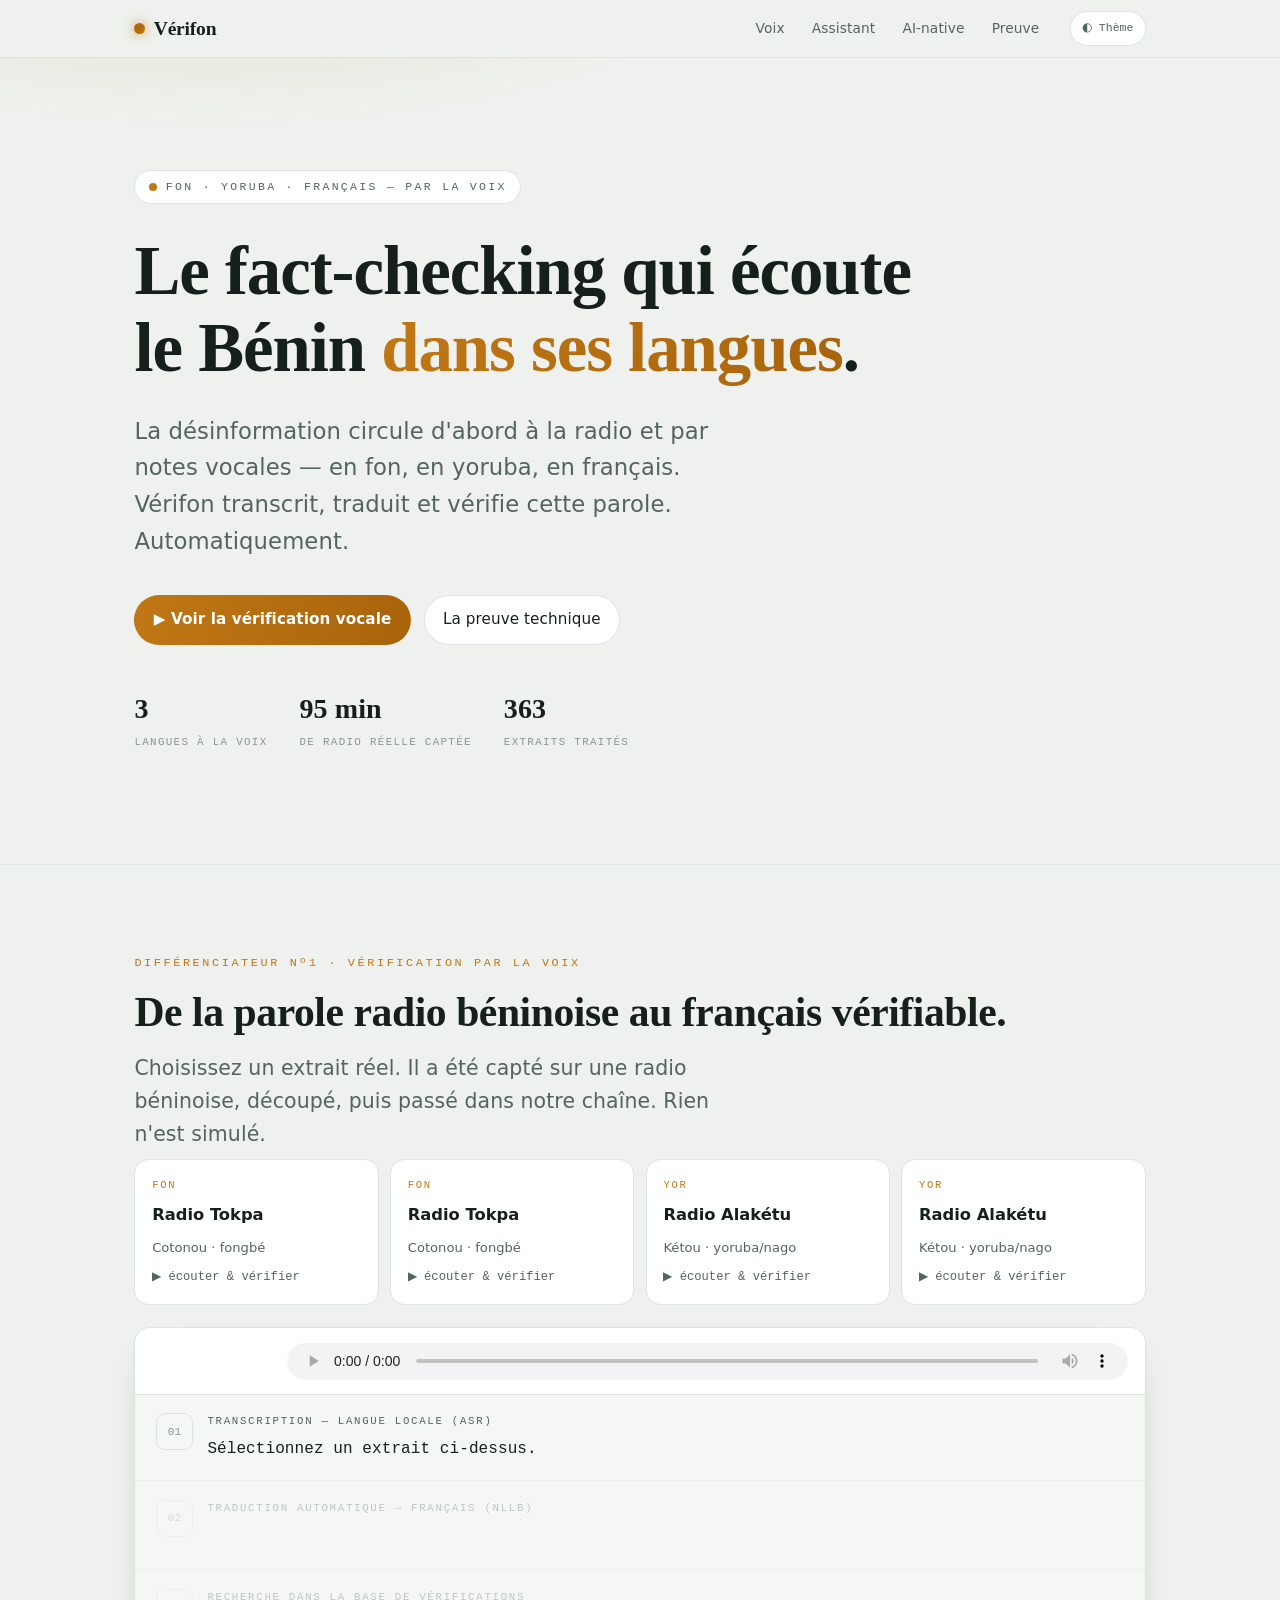
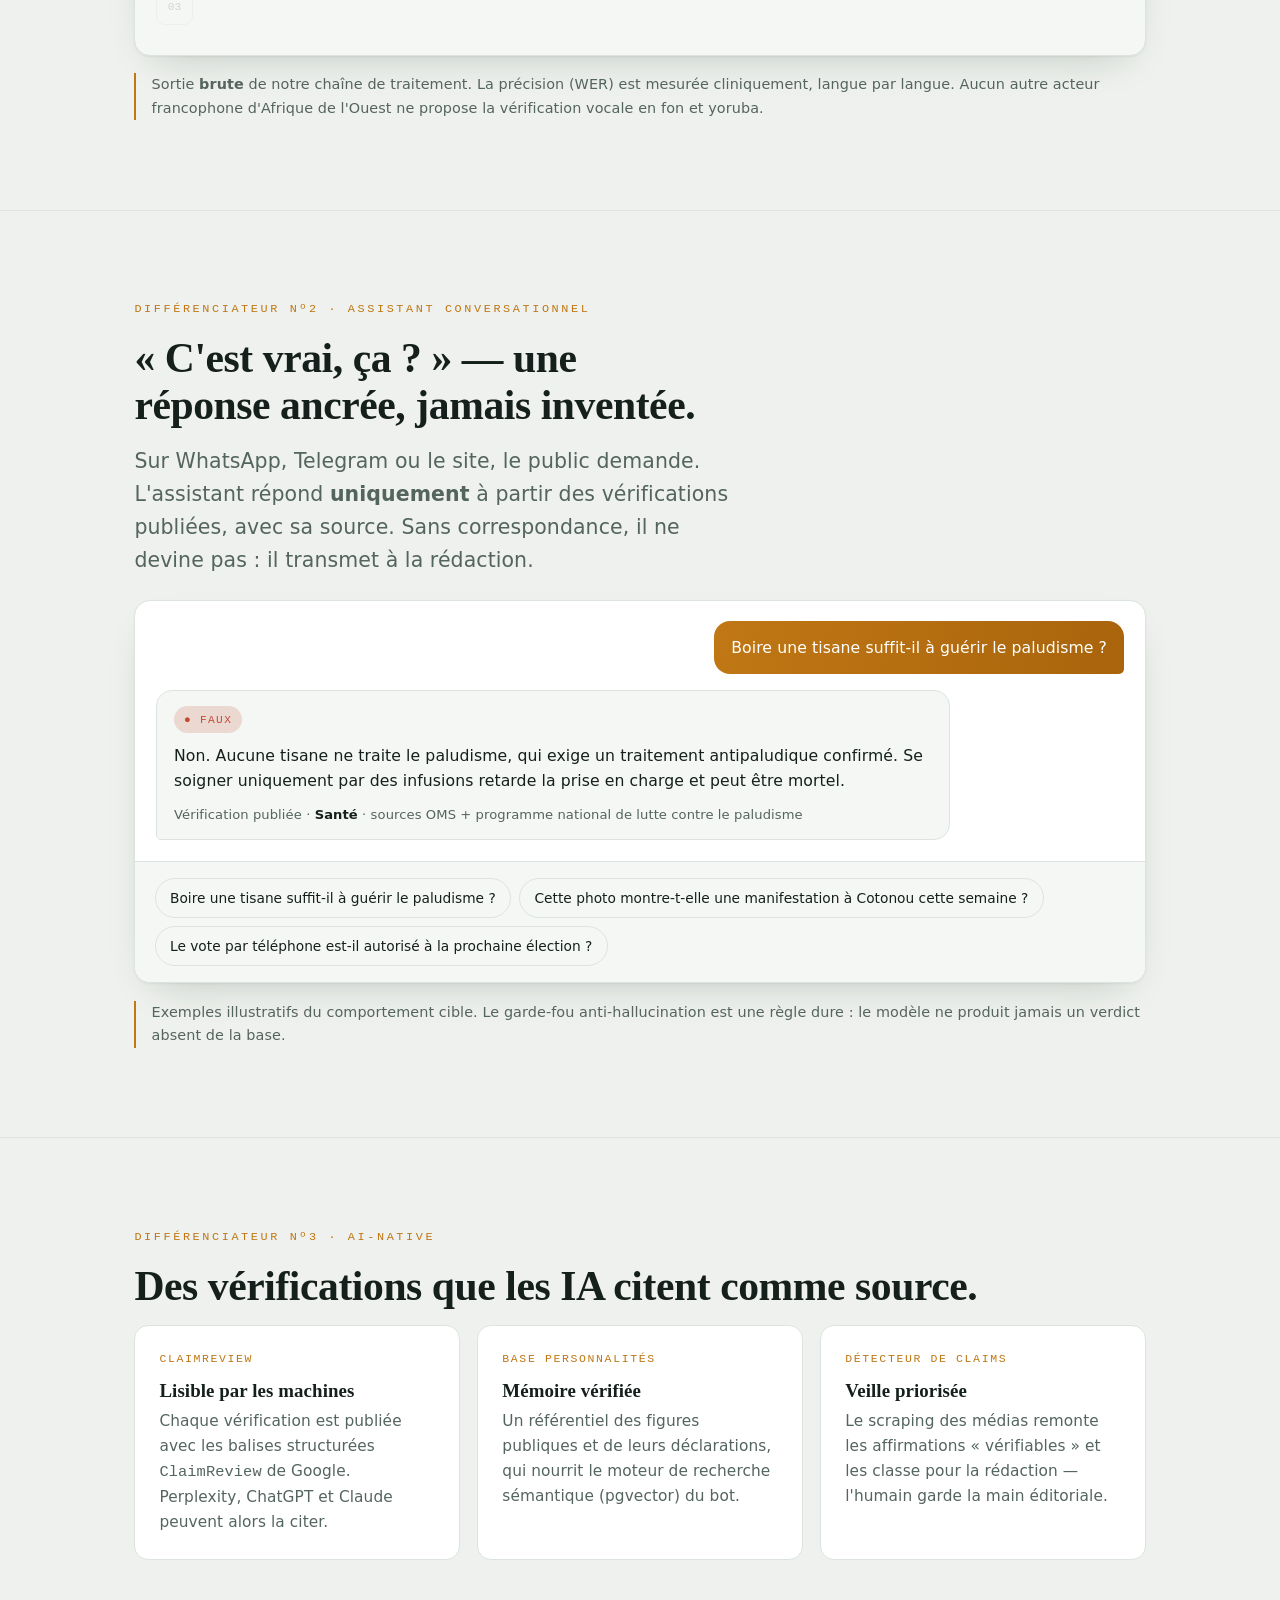
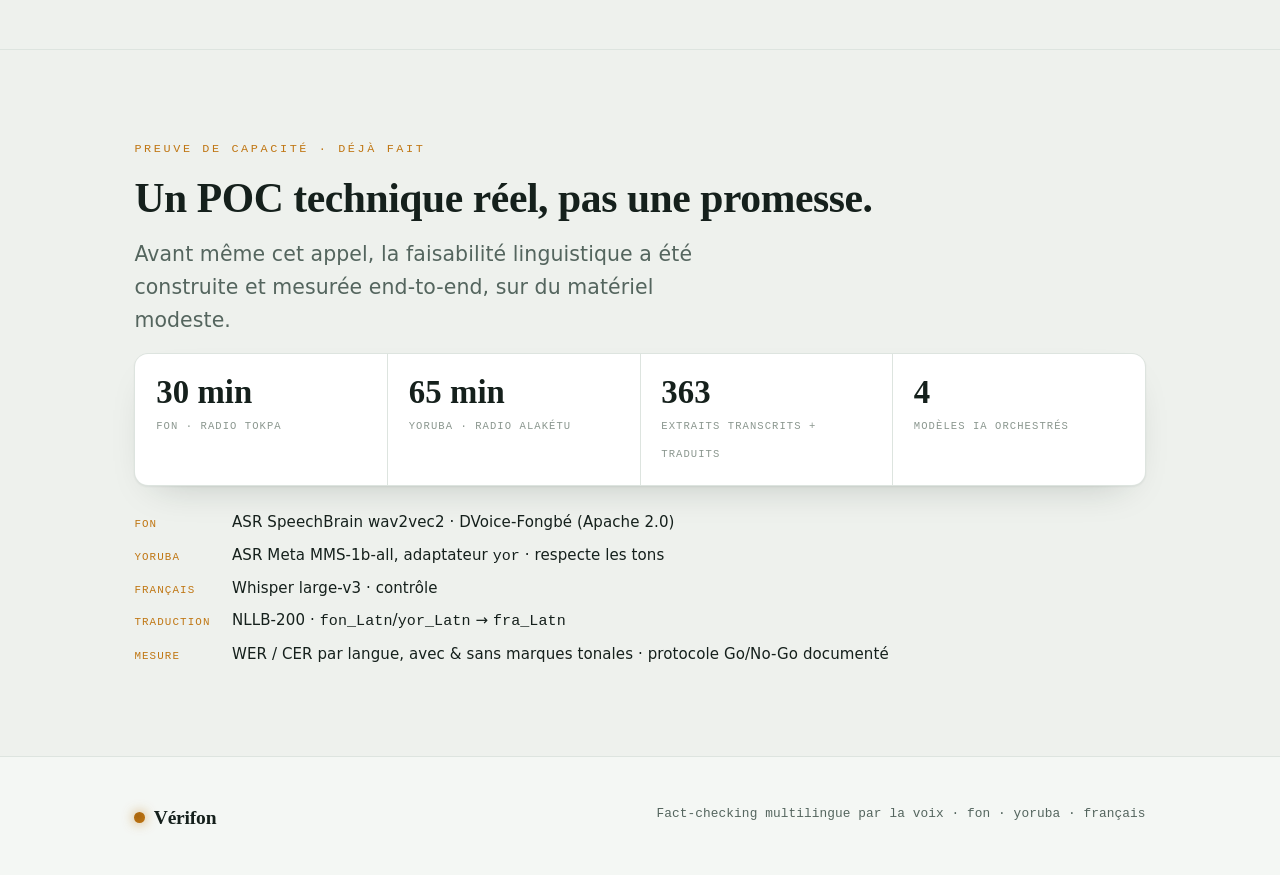
<file: demo-site/index.html>
<!doctype html>
<html lang="fr">
<head>
<meta charset="utf-8">
<meta name="viewport" content="width=device-width, initial-scale=1">
<meta name="description" content="Verifon — fact-checking multilingue par la voix (fon, yoruba, francais) au Benin.">
<meta property="og:title" content="Verifon — fact-checking par la voix, en fon et yoruba">
<meta property="og:description" content="La premiere plateforme qui transcrit, traduit et verifie la parole radio beninoise en fon et yoruba.">
<meta property="og:type" content="website">
<title>Vérifon — fact-checking par la voix, en fon et en yoruba</title>
<style>
  :root {
    --bg:#0b100f; --panel:#121a17; --panel-2:#0e1614; --elev:#16211d; --line:#233330;
    --ink:#eef4f1; --mut:#93a49c; --faint:#647570;
    --accent:#f4ac33; --accent-2:#ffcf7a; --accent-ink:#1a1206;
    --true:#4bb87c; --false:#e2604a; --mixed:#f4ac33;
    --link:#4bbfa8;
    --serif:"Iowan Old Style","Palatino Linotype",Palatino,"Georgia",serif;
    --sans:system-ui,-apple-system,"Segoe UI",Roboto,sans-serif;
    --mono:ui-monospace,"Cascadia Code","SF Mono",Consolas,monospace;
    --wrap:66rem; --radius:14px;
    --shadow:0 1px 2px rgba(0,0,0,.3),0 12px 34px -18px rgba(0,0,0,.55);
    --glow:0 0 0 1px color-mix(in srgb,var(--accent) 30%,transparent);
    --nav-h:58px;
  }
  @media (prefers-color-scheme: light) {
    :root {
      --bg:#eef1ed; --panel:#ffffff; --panel-2:#f4f7f4; --elev:#ffffff; --line:#dde4df;
      --ink:#15201c; --mut:#54655e; --faint:#8b978f;
      --accent:#c07714; --accent-2:#a9640c; --accent-ink:#ffffff;
      --true:#2f8f5b; --false:#c24a34; --mixed:#c07714; --link:#1a8b79;
      --shadow:0 1px 2px rgba(20,40,30,.06),0 16px 40px -22px rgba(20,40,30,.28);
    }
  }
  :root[data-theme="dark"]{ --bg:#0b100f;--panel:#121a17;--panel-2:#0e1614;--elev:#16211d;--line:#233330;--ink:#eef4f1;--mut:#93a49c;--faint:#647570;--accent:#f4ac33;--accent-2:#ffcf7a;--accent-ink:#1a1206;--true:#4bb87c;--false:#e2604a;--mixed:#f4ac33;--link:#4bbfa8;--shadow:0 1px 2px rgba(0,0,0,.3),0 12px 34px -18px rgba(0,0,0,.55); }
  :root[data-theme="light"]{ --bg:#eef1ed;--panel:#ffffff;--panel-2:#f4f7f4;--elev:#ffffff;--line:#dde4df;--ink:#15201c;--mut:#54655e;--faint:#8b978f;--accent:#c07714;--accent-2:#a9640c;--accent-ink:#fff;--true:#2f8f5b;--false:#c24a34;--mixed:#c07714;--link:#1a8b79;--shadow:0 1px 2px rgba(20,40,30,.06),0 16px 40px -22px rgba(20,40,30,.28); }

  * { box-sizing:border-box; }
  html { -webkit-text-size-adjust:100%; scroll-behavior:smooth; }
  body {
    margin:0; background:var(--bg); color:var(--ink); font-family:var(--sans);
    line-height:1.62; font-size:17px; letter-spacing:.005em; -webkit-font-smoothing:antialiased;
    overflow-x:hidden;
  }
  .wrap { max-width:var(--wrap); margin-inline:auto; padding-inline:1.4rem; width:100%; }
  section { padding-block:clamp(3rem,7vw,5.75rem); border-top:1px solid var(--line); scroll-margin-top:calc(var(--nav-h) + 12px); }

  h1,h2,h3 { font-family:var(--serif); font-weight:600; line-height:1.12; text-wrap:balance; margin:0; }
  h1 { font-size:clamp(2.4rem,6.4vw,4.3rem); letter-spacing:-.015em; }
  h2 { font-size:clamp(1.75rem,3.7vw,2.6rem); letter-spacing:-.01em; }
  h3 { font-size:1.18rem; }
  p { margin:0; }
  a { color:var(--link); text-underline-offset:3px; }

  .eyebrow { font-family:var(--mono); font-size:.74rem; letter-spacing:.22em; text-transform:uppercase; color:var(--accent); margin:0 0 1rem; }
  .lede { font-size:clamp(1.05rem,2vw,1.28rem); color:var(--mut); max-width:46ch; }
  .muted { color:var(--mut); } .small { font-size:.9rem; } .mono { font-family:var(--mono); }

  /* ---------- Nav ---------- */
  .nav { position:sticky; top:0; z-index:20; height:var(--nav-h); display:flex; align-items:center;
    background:color-mix(in srgb,var(--bg) 82%,transparent); backdrop-filter:blur(12px) saturate(1.2);
    border-bottom:1px solid var(--line); }
  .nav .wrap { display:flex; align-items:center; gap:1.2rem; }
  .brand { font-family:var(--serif); font-weight:600; font-size:1.22rem; letter-spacing:-.01em; margin-right:auto; display:flex; align-items:center; gap:.55rem; }
  .brand .mark { width:.66rem; height:.66rem; border-radius:50%; background:radial-gradient(circle at 35% 35%,var(--accent-2),var(--accent)); box-shadow:0 0 12px color-mix(in srgb,var(--accent) 70%,transparent); }
  .nav nav { display:flex; gap:.3rem; }
  .nav nav a { font-size:.86rem; color:var(--mut); text-decoration:none; padding:.4rem .7rem; border-radius:99px; transition:color .15s,background .15s; }
  .nav nav a:hover { color:var(--ink); background:var(--panel); }
  .tbtn { font:inherit; font-family:var(--mono); font-size:.72rem; cursor:pointer; color:var(--mut);
    background:var(--panel); border:1px solid var(--line); border-radius:99px; padding:.42rem .7rem; white-space:nowrap; }
  .tbtn:hover { color:var(--ink); }
  @media (max-width:720px){ .nav nav{display:none;} }

  /* ---------- Hero ---------- */
  .hero { position:relative; overflow:hidden; isolation:isolate; }
  .hero::before { content:""; position:absolute; inset:-40% -10% auto; height:80%; z-index:-1;
    background:
      radial-gradient(60% 60% at 22% 18%,color-mix(in srgb,var(--accent) 20%,transparent),transparent 70%),
      radial-gradient(50% 50% at 82% 10%,color-mix(in srgb,var(--link) 16%,transparent),transparent 70%);
    filter:blur(10px); pointer-events:none; }
  .hero .wrap { padding-block:clamp(3.5rem,9vw,7rem); }
  .onair { display:inline-flex; align-items:center; gap:.55rem; font-family:var(--mono); font-size:.72rem;
    letter-spacing:.2em; text-transform:uppercase; color:var(--mut); border:1px solid var(--line);
    border-radius:99px; padding:.42rem .85rem; margin-bottom:1.8rem; background:var(--panel); }
  .onair .dot { width:.5rem; height:.5rem; border-radius:50%; background:var(--accent); animation:pulse 2.4s infinite; }
  @keyframes pulse { 0%{box-shadow:0 0 0 0 color-mix(in srgb,var(--accent) 60%,transparent);} 70%{box-shadow:0 0 0 .55rem transparent;} 100%{box-shadow:0 0 0 0 transparent;} }
  .hero h1 em { font-style:normal; background:linear-gradient(100deg,var(--accent),var(--accent-2)); -webkit-background-clip:text; background-clip:text; color:transparent; }
  .hero .lede { margin-top:1.6rem; font-size:clamp(1.1rem,2.2vw,1.42rem); max-width:42ch; }
  .cta { margin-top:2.2rem; display:flex; flex-wrap:wrap; gap:.8rem; }
  .btn { font:inherit; font-size:.95rem; cursor:pointer; text-decoration:none; display:inline-flex; align-items:center; gap:.5rem;
    padding:.72rem 1.15rem; border-radius:99px; border:1px solid var(--line); transition:transform .15s,border-color .15s,background .15s; }
  .btn.primary { background:linear-gradient(100deg,var(--accent),var(--accent-2)); color:var(--accent-ink); border-color:transparent; font-weight:600; }
  .btn.primary:hover { transform:translateY(-2px); }
  .btn.ghost { background:var(--panel); color:var(--ink); }
  .btn.ghost:hover { border-color:var(--accent); }
  .herometa { margin-top:2.6rem; display:flex; flex-wrap:wrap; gap:1.2rem 2rem; }
  .herometa div { display:flex; flex-direction:column; gap:.15rem; }
  .herometa b { font-family:var(--serif); font-size:1.75rem; font-weight:600; font-variant-numeric:tabular-nums; }
  .herometa span { font-family:var(--mono); font-size:.68rem; letter-spacing:.12em; text-transform:uppercase; color:var(--faint); }

  /* ---------- Voice demo ---------- */
  .clips { display:grid; grid-template-columns:repeat(auto-fit,minmax(215px,1fr)); gap:.7rem; margin-top:.5rem; }
  .clip { text-align:left; cursor:pointer; background:var(--panel); color:inherit; border:1px solid var(--line);
    border-radius:var(--radius); padding:1.05rem; font:inherit; display:flex; flex-direction:column; gap:.5rem;
    transition:border-color .16s,transform .16s,box-shadow .16s; }
  .clip:hover { border-color:var(--accent); transform:translateY(-3px); box-shadow:var(--shadow); }
  .clip[aria-selected="true"] { border-color:var(--accent); box-shadow:var(--glow); }
  .clip .lang { font-family:var(--mono); font-size:.66rem; letter-spacing:.16em; text-transform:uppercase; color:var(--accent); }
  .clip .src { font-weight:600; font-size:1.02rem; }
  .clip .place { font-size:.82rem; color:var(--mut); }
  .clip .play { font-family:var(--mono); font-size:.76rem; color:var(--mut); display:flex; align-items:center; gap:.4rem; margin-top:.1rem; }

  .pipe { margin-top:1.4rem; border:1px solid var(--line); border-radius:calc(var(--radius) + 2px); overflow:hidden; background:var(--panel-2); box-shadow:var(--shadow); }
  .pipe .bar { display:flex; align-items:center; gap:1rem; padding:.9rem 1rem; border-bottom:1px solid var(--line); background:var(--panel); }
  .viz { flex:0 0 auto; width:120px; height:36px; }
  .pipe audio { width:100%; height:2.3rem; flex:1; }
  .step { padding:1.15rem 1.3rem; border-top:1px solid var(--line); display:grid; grid-template-columns:2.3rem 1fr; gap:.9rem; transition:opacity .25s; }
  .step:first-child { border-top:0; }
  .step .n { font-family:var(--mono); font-size:.7rem; color:var(--faint); border:1px solid var(--line); border-radius:9px; width:2.3rem; height:2.3rem; display:grid; place-items:center; }
  .step .k { font-family:var(--mono); font-size:.67rem; letter-spacing:.16em; text-transform:uppercase; color:var(--mut); margin-bottom:.4rem; }
  .step .v { font-family:var(--mono); font-size:1rem; line-height:1.55; color:var(--ink); word-break:break-word; min-height:1.5em; }
  .step .v.fr { font-family:var(--serif); font-size:1.14rem; font-style:italic; }
  .step.pending { opacity:.32; }
  .step .cursor { display:inline-block; width:.55ch; background:var(--accent); animation:blink 1s steps(2) infinite; }
  @keyframes blink { 50%{opacity:0;} }
  .note { margin-top:1.1rem; font-size:.9rem; color:var(--mut); border-left:2px solid var(--accent); padding-left:.95rem; }

  /* ---------- Chat ---------- */
  .chat { border:1px solid var(--line); border-radius:calc(var(--radius) + 2px); background:var(--panel); overflow:hidden; box-shadow:var(--shadow); margin-top:1.4rem; }
  .chat .log { padding:1.3rem; display:flex; flex-direction:column; gap:1rem; min-height:9rem; }
  .bubble { max-width:82%; padding:.85rem 1.05rem; border-radius:16px; font-size:.98rem; animation:rise .35s ease both; }
  @keyframes rise { from{opacity:0;transform:translateY(8px);} }
  .bubble.q { align-self:flex-end; background:linear-gradient(100deg,var(--accent),var(--accent-2)); color:var(--accent-ink); border-bottom-right-radius:5px; font-weight:500; }
  .bubble.a { align-self:flex-start; background:var(--panel-2); border:1px solid var(--line); border-bottom-left-radius:5px; }
  .verdict { display:inline-flex; align-items:center; gap:.45rem; font-family:var(--mono); font-size:.7rem; letter-spacing:.12em; text-transform:uppercase; padding:.28rem .62rem; border-radius:99px; margin-bottom:.6rem; }
  .verdict.false { background:color-mix(in srgb,var(--false) 18%,transparent); color:var(--false); }
  .verdict.mixed { background:color-mix(in srgb,var(--mixed) 20%,transparent); color:var(--mixed); }
  .verdict.true { background:color-mix(in srgb,var(--true) 18%,transparent); color:var(--true); }
  .cite { margin-top:.65rem; font-size:.82rem; color:var(--mut); }
  .cite b { color:var(--ink); font-weight:600; }
  .asks { display:flex; flex-wrap:wrap; gap:.5rem; padding:1rem 1.2rem; border-top:1px solid var(--line); background:var(--panel-2); }
  .asks button { font:inherit; font-size:.86rem; cursor:pointer; background:transparent; color:var(--ink); border:1px solid var(--line); border-radius:99px; padding:.5rem .9rem; transition:border-color .15s,color .15s; }
  .asks button:hover { border-color:var(--accent); color:var(--accent); }

  /* ---------- Cards / evidence / roadmap ---------- */
  .grid3 { display:grid; grid-template-columns:repeat(auto-fit,minmax(238px,1fr)); gap:1.1rem; margin-top:1rem; }
  .card { background:var(--panel); border:1px solid var(--line); border-radius:var(--radius); padding:1.5rem; transition:transform .16s,border-color .16s,box-shadow .16s; }
  .card:hover { transform:translateY(-3px); border-color:var(--accent); box-shadow:var(--shadow); }
  .card .k { font-family:var(--mono); font-size:.72rem; letter-spacing:.14em; text-transform:uppercase; color:var(--accent); }
  .card h3 { margin:.7rem 0 .5rem; } .card p { color:var(--mut); font-size:.96rem; }

  .stats { display:grid; grid-template-columns:repeat(auto-fit,minmax(148px,1fr)); gap:1px; background:var(--line); border:1px solid var(--line); border-radius:var(--radius); overflow:hidden; margin-top:1rem; box-shadow:var(--shadow); }
  .stats div { background:var(--panel); padding:1.25rem 1.3rem; }
  .stats b { display:block; font-family:var(--serif); font-size:2.05rem; font-weight:600; font-variant-numeric:tabular-nums; line-height:1.1; }
  .stats span { font-family:var(--mono); font-size:.66rem; letter-spacing:.1em; text-transform:uppercase; color:var(--faint); }
  .prov { margin-top:1.5rem; display:flex; flex-direction:column; gap:.5rem; }
  .prov .row { display:flex; gap:.9rem; align-items:baseline; font-size:.94rem; flex-wrap:wrap; }
  .prov .row .tag { font-family:var(--mono); font-size:.68rem; letter-spacing:.1em; text-transform:uppercase; color:var(--accent); min-width:5.2rem; }

  .road { margin-top:1.2rem; display:flex; flex-direction:column; }
  .road .lot { display:grid; grid-template-columns:4.5rem 1fr auto; gap:1.1rem; padding:1.15rem 0; border-top:1px solid var(--line); align-items:baseline; }
  .road .lot:first-child { border-top:0; }
  .road .code { font-family:var(--mono); font-weight:600; color:var(--accent); }
  .road .lot p { color:var(--mut); font-size:.94rem; margin-top:.2rem; }
  .road .state { font-family:var(--mono); font-size:.64rem; letter-spacing:.1em; text-transform:uppercase; color:var(--true); white-space:nowrap; }
  .road .state.todo { color:var(--faint); }
  @media (max-width:560px){ .road .lot{grid-template-columns:3.4rem 1fr; } .road .state{grid-column:2; } }

  footer { border-top:1px solid var(--line); background:var(--panel-2); }
  footer .wrap { padding-block:2.8rem; display:flex; flex-wrap:wrap; gap:1.6rem 2rem; justify-content:space-between; align-items:flex-start; }
  footer .mono { font-size:.8rem; color:var(--mut); line-height:1.85; }

  .reveal { opacity:0; transform:translateY(18px); transition:opacity .6s ease,transform .6s ease; }
  .reveal.in { opacity:1; transform:none; }

  :focus-visible { outline:2px solid var(--accent); outline-offset:3px; border-radius:6px; }
  @media (prefers-reduced-motion:reduce){ *{animation:none!important;transition:none!important; scroll-behavior:auto;} .reveal{opacity:1;transform:none;} }
</style>

</head>
<body>
<header class="nav">
  <div class="wrap">
    <span class="brand"><span class="mark"></span>Vérifon</span>
    <nav>
      <a href="#voix">Voix</a>
      <a href="#bot">Assistant</a>
      <a href="#ainative">AI-native</a>
      <a href="#preuve">Preuve</a>
    </nav>
    <button class="tbtn" id="themeBtn" aria-label="Changer de thème">◐ Thème</button>
  </div>
</header>

<header class="hero">
  <div class="wrap">
    <span class="onair"><span class="dot"></span> Fon · Yoruba · Français — par la voix</span>
    <h1>Le fact-checking qui écoute le Bénin <em>dans ses langues</em>.</h1>
    <p class="lede">La désinformation circule d'abord à la radio et par notes vocales — en fon, en yoruba, en français. Vérifon transcrit, traduit et vérifie cette parole. Automatiquement.</p>
    <div class="cta">
      <a class="btn primary" href="#voix">▶ Voir la vérification vocale</a>
      <a class="btn ghost" href="#preuve">La preuve technique</a>
    </div>
    <div class="herometa">
      <div><b>3</b><span>langues à la voix</span></div>
      <div><b>95&nbsp;min</b><span>de radio réelle captée</span></div>
      <div><b>363</b><span>extraits traités</span></div>
    </div>
  </div>
</header>

<section id="voix" class="reveal">
  <div class="wrap">
    <p class="eyebrow">Différenciateur nº1 · vérification par la voix</p>
    <h2>De la parole radio béninoise au français vérifiable.</h2>
    <p class="lede" style="margin-top:1rem">Choisissez un extrait réel. Il a été capté sur une radio béninoise, découpé, puis passé dans notre chaîne. Rien n'est simulé.</p>

    <div class="clips" id="clips" role="tablist" aria-label="Extraits audio"></div>

    <div class="pipe">
      <div class="bar">
        <canvas class="viz" id="viz" width="240" height="72" aria-hidden="true"></canvas>
        <audio id="player" controls preload="none"></audio>
      </div>
      <div class="steps">
        <div class="step" id="s-asr">
          <div class="n">01</div>
          <div><div class="k">Transcription — langue locale (ASR)</div><div class="v" id="v-asr">Sélectionnez un extrait ci-dessus.</div></div>
        </div>
        <div class="step pending" id="s-fr">
          <div class="n">02</div>
          <div><div class="k">Traduction automatique → français (NLLB)</div><div class="v fr" id="v-fr"></div></div>
        </div>
        <div class="step pending" id="s-match">
          <div class="n">03</div>
          <div><div class="k">Recherche dans la base de vérifications</div><div class="v" id="v-match"></div></div>
        </div>
      </div>
    </div>
    <p class="note" id="voxnote">Sortie <strong>brute</strong> de notre chaîne de traitement. La précision (WER) est mesurée cliniquement, langue par langue. Aucun autre acteur francophone d'Afrique de l'Ouest ne propose la vérification vocale en fon et yoruba.</p>
  </div>
</section>

<section id="bot" class="reveal">
  <div class="wrap">
    <p class="eyebrow">Différenciateur nº2 · assistant conversationnel</p>
    <h2>« C'est vrai, ça&nbsp;? » — une réponse ancrée, jamais inventée.</h2>
    <p class="lede" style="margin-top:1rem">Sur WhatsApp, Telegram ou le site, le public demande. L'assistant répond <strong>uniquement</strong> à partir des vérifications publiées, avec sa source. Sans correspondance, il ne devine pas : il transmet à la rédaction.</p>
    <div class="chat">
      <div class="log" id="chatlog"></div>
      <div class="asks" id="asks"></div>
    </div>
    <p class="note">Exemples illustratifs du comportement cible. Le garde-fou anti-hallucination est une règle dure : le modèle ne produit jamais un verdict absent de la base.</p>
  </div>
</section>

<section id="ainative" class="reveal">
  <div class="wrap">
    <p class="eyebrow">Différenciateur nº3 · AI-native</p>
    <h2>Des vérifications que les IA citent comme source.</h2>
    <div class="grid3">
      <div class="card"><div class="k">ClaimReview</div><h3>Lisible par les machines</h3><p>Chaque vérification est publiée avec les balises structurées <span class="mono">ClaimReview</span> de Google. Perplexity, ChatGPT et Claude peuvent alors la citer.</p></div>
      <div class="card"><div class="k">Base personnalités</div><h3>Mémoire vérifiée</h3><p>Un référentiel des figures publiques et de leurs déclarations, qui nourrit le moteur de recherche sémantique (pgvector) du bot.</p></div>
      <div class="card"><div class="k">Détecteur de claims</div><h3>Veille priorisée</h3><p>Le scraping des médias remonte les affirmations « vérifiables » et les classe pour la rédaction — l'humain garde la main éditoriale.</p></div>
    </div>
  </div>
</section>

<section id="preuve" class="reveal">
  <div class="wrap">
    <p class="eyebrow">Preuve de capacité · déjà fait</p>
    <h2>Un POC technique réel, pas une promesse.</h2>
    <p class="lede" style="margin-top:1rem">Avant même cet appel, la faisabilité linguistique a été construite et mesurée end-to-end, sur du matériel modeste.</p>
    <div class="stats">
      <div><b>30 min</b><span>fon · Radio Tokpa</span></div>
      <div><b>65 min</b><span>yoruba · Radio Alakétu</span></div>
      <div><b>363</b><span>extraits transcrits + traduits</span></div>
      <div><b>4</b><span>modèles IA orchestrés</span></div>
    </div>
    <div class="prov">
      <div class="row"><span class="tag">Fon</span><span>ASR SpeechBrain wav2vec2 · DVoice-Fongbé (Apache&nbsp;2.0)</span></div>
      <div class="row"><span class="tag">Yoruba</span><span>ASR Meta MMS-1b-all, adaptateur <span class="mono">yor</span> · respecte les tons</span></div>
      <div class="row"><span class="tag">Français</span><span>Whisper large-v3 · contrôle</span></div>
      <div class="row"><span class="tag">Traduction</span><span>NLLB-200 · <span class="mono">fon_Latn</span>/<span class="mono">yor_Latn</span> → <span class="mono">fra_Latn</span></span></div>
      <div class="row"><span class="tag">Mesure</span><span>WER / CER par langue, avec &amp; sans marques tonales · protocole Go/No-Go documenté</span></div>
    </div>
  </div>
</section>

<footer>
  <div class="wrap">
    <span class="brand"><span class="mark"></span>Vérifon</span>
    <p class="mono">Fact-checking multilingue par la voix · fon · yoruba · français</p>
  </div>
</footer>

<script>
const DEMO = [
 {
  "id": "fon_radiotokpa-20260707-1539-000",
  "lang": "fon",
  "transcription": "lɔ sa kpate ahan cobonɔ yi azɔ kakinkakɔ un hun xɔ bto xwε mi nɔ wa yi azɔ mitɔn gan tɔn εɔ εn e na wa ba bε agba bozɔ nuxhwe m a ɖe xwohwe boo mica byɔ hwlεzan mε ɔ azɔ mεfo bo no mi byɔ hwlεzan mε ɔ ɖeagbajε wun ahan ɖehwεzɔ majagbabakwεba jεn wnyi a",
  "french": "j'ai aussi vendu une boisson avant le travail une valise ouvre une voiture et vous allez à votre travail à l'heure où vous allez chercher un lourd travail vous avez besoin de l'eau et de la mique dans une tasse d'alcool et vous buvez dans la tasse de boissons",
  "audio_b64": "SUQzBAAAAAAAI1RTU0UAAAAPAAADTGF2ZjYyLjEyLjEwMQAAAAAAAAAAAAAA//[base64]//NIxAAAAANIAAAAAAmMA8ZJYjn6QEAOOkhQdiWfpBABoIhPP2CQDQmHnXAGDgYG4QAZG/Id5CNkO5AhJzodyEIocXDnkIT8nOcQxwMWgQQoAIUOLdCN////od0IScDFqf9SEnOf6EqdyAZ0ABDB7aoUXgcTi9brc3i8joegT/gFr23rzzMqGDEliLvr/nAQ//NIxIMYysWkJ0wQAcbISLbmD7QMQ8A3EoDxMCyXy0bqwsfAyZ8AZWBizpNjoJgnqCGBrXIG3JgUGgZcGM4QAlDQoJvd7gPAgZEeH2AUPgODABHGY3UpPupmAUNgGFgM8EAiKAKSA2WBuhzObqNzvb8RiF1YLARP45go7KLhmZnVu3//NC+WRCcUuBiAQtps//NIxKI0wyriX5ugAjvIoiQNb1GRdQv//+T7rJsXGBjAQpUZM0MzcuMXxwH1F9MojLkyqtjdIum3///UdhwScn/K7DIwaBglgwgxgMqA50PLJMQ04iRqVQFXObglzF3u6sVMVOXpbJSHkmSdYNxOVRiwSbphSRnqGxKJw0bNEPDrSBKG87ME4rL2onRFTrUB//NIxFIrY8KwJ9lYAShIak0EohwcHIaCUC5ikNw/Da9UkkgE8jrlQeis36g1P+6zktdJpV/Pxz/Duv5bTYnpsx/8d//9+rV8XMVLf/pu35+I5ZuttQx33Dv////9l/L6+XqBnSwXr+CKwAF1QnJbbeemTael13FKzOG8mQDg17zDR0U+1ChcV/HQ03iAknmL//NIxCckq4rZlnjLT5sx0KFqRmMLzBN8NmnRA41J3WQIIAvTY/kP01r+Jr5CofRR9YBZgswqkQYpG77zeRvehzqyRrowoNZGHI61R7IjEkdVMcoUGoqNe6v0rZLXOyMxJWQroMDjFOPI+QkymDiftPSj+ynbWbvuLcQQdr+uW3QaW7fF8Dafi/5oPVJGc1S6//NIxBcg8sL6NnmVaoPImN/iuIbNu3/9GZClddhmYTuJSey7boNqnqccBWGThgOQV/uZn34/eH7ZNyfut3LFEP2hh+WLsreZ+/736oVH5OzUIRDDxb5QlPX5iv0KvPU80KgPA2CwWpBYP+hW7MbvrBa2JDuIAUcoCjmMUBE0iEZJ9fhAb8Z1FOpWnFGY9VtB//NIxBYhEr7WVsIK/GEai0VNjrKnqILT29cuHYQ0zEnIHaL96iAI3+qlgCgtFTahBDEYVqeXGD/iKyzd9BcTjh6JbloSK8EOcFTpf7Vv/+a//qxtCLDo45GPI/95zo5FLQBA4cCgEKsALmf7bP8MA/dKOLqMkQAYD4uHlYNCAS5V4Duv7Z23eE+oYn7Av360//NIxBQeYrba9sGE3HxGEB+a1B/P+UUoMnk6QBW/p7T1tz98qe0ZUkUb3599XOz2//7ft3yijqHnETkpWVLTlbTlq3////yOVSkMtt3kts2kig3OU5WQqixIKnWOPNEVQUDS3XLkp7eAljSuVOu1LONhta0wWukCklulit6VWUWLEqrtbtDB3iuH2swohMRc//NIxB0dQrbePnmKtsCENNa70gWK3bi1NubknWMFJ3RIqZY8weFrcx//0M5aGMIiutuRCsqG75taPXaj1lZDSlzOUpq/p0QzrpsVCgKCuCpY9057Jbk1bVhMjyyZ0il4oPBUAhrEElOSxzbbe1LwyS7qRKBpUlokRWnjcBU1KpvVQkP+y1OtjO7zJS1Qm2sv//NIxCsbwrbJvkiHiq04iVWya47lb6W7rYrKDeM6sZdPqhRBjMb/+qT+SOq3Jv/6Wa9I2lL/4e02DxYFihQ0dFQCrFSuT693ZqDXlbMWeJXKAq25JL+/xfaw2Cav1hLzE0dI8ETlj5wTV+wTN5CmQHRRdZ0Cb3dy3QYLqVXKqMjmBiSmMqLf/9S0IRI+dDR7//NIxD8cCYagVsPKbixwM1+Qi5CElJamkDlw9eWcOOsUp9Y9pyEUv0zhNFq66lynQycFhQTCYGweUpgHMRAqRf67sBEJASELch2PggyJfDq3zlqRIEoQXBBgAGEDJAnjTCS6RxL5qCJAOA2zes7rP4GgFx7EGi5eieKVfCkDkcXPc9geIN9RzqYH5snEDv8v//NIxFEckPKUDA6QHIxzCjlFBACAf4J4necBA5SjEAficPh673d+j7AAx/re2ir09bLoMoUNY0AuylplpinL4wPDTtlgYd6MXRbe3MMNGRZEIw7jRSlNOtPU2ePpoLlQXfZiDbvQXcQANM+5AbX53uegii09E0K5IhfPN/ROFxEgAUJ0ggoXLiwYgSJwtk3b//NIxGEaqZqsAH6GfF/8oGP///h8QV1AX9//73Bhe3H/+IFQIHG0kqvvoDSTBiBwSpoVdaWASS6hw1ywEoJ7SvpEVjuEorsqoXCqV0YupPxdgPopSrPwghLG97BbDkOtee2pewQLYwABAsKR8/SAeZysOuS3eiLZ/6mO3KsJgqAW2/q/H3M///6v/U/Y1Cpw//NIxHkdyb7AysvM8AAJgEqOOX4+VyN4vX+cE8HDj/CsGKu4mlOzG0o0J3FhqbMLX1ZHN7RreDQ4TOVrEp+/AZbz2PCZ5jGfeWkpit2NsRaXMyIcAZwq20J/+7oyWZT1R9CMRrmFlAGqtf/zJ20ViAvUSNOb1rTC4HRIBkbClcAIAG0pN+2cHIKNndsiEA5w//NIxIQcmnLePnmFDkrdwoXwSA8lGwx47fi90QAWfYRXgUplWpRMsid3OuiJP38+xP658iF9PMp9FzxRA7eA8saPFECQVODwSA0BAPyD0kQA6BZZp9Pch+UIYWUetwRQvcDROkvQ15+JrtH0mP/+JW+on/9J5buRkkC8P30PUpbQYY73XRB/vaTV83MfI+8y//NIxJQmE+7JdnjQ+ersU2jVgADkiRduRuzVCnDg1E0E8cHRLqRp/gCacJLBqSnoJwAYfwSdCGOBFjpntn9K9knb07zBhFMzMHftdaMOtvwtvOK234zyW376KzpbL2hwOM17071+6KIkMvvwl8DY6LrcsWQtRJtSHK+s5ZQ5S1q2pPbu73zn1+Z9gXF3IFTg//NIxH4j4lrWVoZYaNDS0/iSyups0fE4OYG2fv9utYCAOrkCKX4YWP+DH75b+o0VVBl0Cfm8I6YHlmkkZQDJLc06z8EgSCwsWqon2CWeWcccAuQnSwSw4BsFJgofYaGgwLC+Bz17DlObycwgonOQo1TukSE3fImtSrlh0pXacvcQHhqqcQERiGKL1DiIqGIK//NIxHEnK+raNssK8Fvc73O6//6oR9mk950Va9/lLqySkYTaxJF6uCmMaNM1HINditKJMxJzDnyi4IADCLuvpq6ZQloghWWLAVAiWSSgE9OSCqewByCAFwDjui+FTG5McfV71lzMrp0MkD2glRISRINz9EhpRJBjktL6VzJDU1cOqKVLbb77brqcewzn//pq//NIxFchKsLmFmDNdLkGoBRKLD8i/+5EAhmMQ0IJnU2oQqoQoQOSRNO0ei+mPSdH7rU1PF/noUAw4KXVyKLVJJHJb4m3KecCwpoASry3KK1MZHKduv/i3kMnH+exoAl/+GEwwonZsj8pGhH3z4X7MzakcZmPnzjHBObMwEKYhV2Y4yN89jgqkn93rvC5zuv7//NIxFUeUr8GPnjFH35HbvoAiHr15KTp/d/JvB93ITncwF9k8+30Iw6tIIrQTGREcBUED1DeW+kDan/9fJFr7a4OCUGzm6xeU1jtt3p+qJZS3ok/XvZGf+d/rf/9P////IlvudEBka07KxcdXXStJFzBJ5ZFRE3/3XxddS1123c7j6rpqcXMITq8XPJGKg8a//NIxF4dTAbufkCRHJez0ObFQ7EOBceYIzK8w0mFEssB6gPGqodEFiSIf2NoM1VLCCWQgLA7OSbHFiWnijyFnzXoXgws+Q4MXiSy+xuXRgfsJ0CcXd0rlh9y7+t1XdGqlPsvacIzOzM/j+2K/9QwSFGKlMommc1+Zo0aZMhO+f0p5+QoY0I81WJ5CtKYr91u//NIxGscU/bfHEBFtfbr/VgrcWrObXXSOpmla2sPT09u3NrDmLPlxEEzWUCSpngUgMBDSqBdwdM6Zok0AuGn2gkMAMB2Y1hZPd9y3aAohCo1EQ+FEY0PUcfRvnMeGHlGBWJwuZZB0N5C0fInDoVZ+LK4VER5//13dCw51zLiB4nBCeUMVe061PzyIUrX5XLZ//NIxHwcCZMKWNPHDt69udPIscaspfVl+tWYantuG5iGQBAAIBqKmkSMCnmmLmHakmLDstfCQPPA9n/3hAdu1bf2HXxpzCGYVZiL+iRICdjakHaHJhBsuLYM+Z2PqX/Q4G4QfqDCA3bqnspm5BAwN/E/N//////p6ral6XtFbeIcUcloIBmV8eHHT5bCvTiE//NIxI4eIibyUsjFZB0Uo8ipe9KUeIYdKrvf4ghaTScVd48A8HTazWF/UdEUbEX0NKN5jA06IUYdlUKFOCb7H+4MEXUgCEAyUMYO4bquBo8MJB0SvV63RFhHmtfgA+olcney0SoYSbb7tbq1hSRQIECibv34sSFK60JtYldKAiRyYBMre7yYDAIK31QMmAVJ//NIxJgc4dsK/nnFCHmmPI53mTiWlzGMUMKuhgwEzl5jcpWmdTGMKCgKP5npoZS/o5dHUzqXoZDVLoZHpKxvm9DPWhnlM5Uer/zf2Mku+6PpatDGM8oU9RolpLlXalGQleqOSl6puskZE5hOvBWLQlMzXzBrQczMlt7UbEaCBEEDr1qUdGVZSTonEyKt5eMS//NIxKcdQ2Lu/nmEXOspJaLE0a9aiu/9FfSSddFqKKLf///UbL8yKLaq/rRb//9JJ0ktH9FA2gqu/Bp6goeNPntYChIDFgaqZwlDqzpbEQlVtna7WIqXR8WZtVqtXzc4anHYLQpHgaCoEuzMChR5tGXoekplYkyqTQ4EjYLg0ycZAUuZk+aANgr42kDMiZLl//NIxLUdUsapl0+AAmLRgQQg5ubkoZqIpIoXSJkXK6BACQIoTZPk+ZF9A3Jx3QpuyklGg55XTMDAzPk6bVoUF33IaeIuePpGblxlFszPr0NBbp2QusoFo1MSYPGR1RdMDVA1NEC+iZppoMpOmpkGt9igYEuVjFIuoHVKQdFNTKen3toLdPQpmZvN/ZPNUjR2//NIxMI0+9b6X4+AA0yHl4qFCkXzecoPseV295uZzKQAKDbkwQRiqqXUCsITusFDSK/RQQAKAEw0sZ4wyYCQj8HFOX8l6UfWlZat6vYHSuTy4B+BkgYwFwn7OW9C1XPplVyvUmm/EVym/+o8CNbd6Yt4TNl78ZvrGdb3PWCuVasKrSma30GG4LShcq6YI/le//NIxHE0VAbl98l4AcSSeRDoMjDqAu3Jlixoj/bhaNT6xnW86i1c4WPWsWP7RqQdxY7753E+623671vWKxNRs4g7l3e2/WBv/OYmdW1vMmH/rim7Xv9YrvUekLeYuosezfLFzmJuSzzw31JaQypzFijQUA0REY9T6uSl0pFhYpauTWFwJdwxEOU7YiJGfLVX//NIxCIkeqrazMLFaEOjYfAuF27URVGnVe/+WS4u3u5zEanX+l8tqVZCCQQLZxyZ0AsHbu4PktR3O5e/romHK+mnluepPLvzb8gtOgMZ20U5F2VL7hhZPUgvoWzahWJ6OAJiputxqLnJUVAhYKkEho9aLA+86h26p+SN+9GEN2mtCJWo7YBot63cmIVOMTcu//NIxBMhI8bu9sKLEDckERFVV/KHoPwSXDGRIaz+VmRqsLWxKzl3TD4mtsXFQhORFQL57TISRrS0VAVMvHq9XEYf81RYC7lKQGbRZUfQ5S6OVLZUN6y/R/yu3VDcqGX612MZfUrff7GX5hy3LUuUy0l+3mdO5jeWNYEyq2ZGxaCQAHbEnZJIJ7rxgRSt4cit//NIxBEdcZbmX0h4AhVyrEitXXlH6pUrO96KJEiVKy5pOoThNKPfCene03CjQDmnUtfa0ZTR4ts11bf/zWlv/8vaW+a23Br9Ytm0aEiox9Oe1AU6oK1hIKqDold9aZUBfLcjlgoerdr6sq76wkwYeO5FJCTjjTjkbckkksEAYAnju5I+ASiFihLaDTP0BHWy//NIxB4jqmayX494AqEPOpcgwiEkoO9CCiCgsqHB9HgJsSoJl5ZyFdRyfR1Y7i7hWkj5+IEKN0U5YdanhVXTHCiK97t81WhSLUV1TF5J8v5YU+oW1ZWHn/Nfj/Ov9//s+odIj27njefvOsW////////xut901tzE7v//UQy6kSATFisttrFItFptNqtWEx7k//NIxBIhku7iX49YANv1YskYc49DijNQKknsaKgQQJwCR7Hr+Caz3/si/jpzD8qGr/2Sfk/wbpT7HZMOHIZTEB2Sb3nDZFhIk36s0q6/VNEkI+WQzlOv/v/Ybv/+fYorT6//97dnX//7GMfXDDk332ztPLfIFH/rhw4++XGOhH9SaoFHABJvICI3LIssf/U8//NIxA4c8X7e/9hAAFAmWrueKXYQGISgbUPU2P/nD7TYzjy4DgQzbjQXHmwzZYdhyCof/MKq98pKx+g0Z/8xK5QqaSJCwdJcXEQXQ6xKSuERb+nJaGPs2uHO8wbSTGoJPdGX86gkzN/zilSvcVPQmXB6SoQwAAXvKQq5I01m+EWCzFJi2qn6MVeDQOfOdiDy//NIxB0bkW7W/n4MZCqbuxoMltlhZiTbLfyZ0u7eZnuz53rLZ0UWv//s/fs2W9lwBEh+DyUJJaTGFmJ9szNIqhLALdv4JAYUApUFiL3uTS4tAANjSX4lkhXQ76EDRaqDQAAl7/ITa2wq7cqOwra3CUU8BtunABSFruWaOrHFDDiYKYjVGYLC76k1p3aGTU+W//NIxDEcK+rS/sDEuDkvZ6r/qzIYy8GIcKb/5ncpDQzllb/9fy1bWjlKS+9lK1OyebLNQz2ZUf/1VjWlZ9v/0clnlTsZv6ojyKgMBVXAAN6/oyxyrdKnMYqKQRMQEkFMZY2iMiGpVPR6sWCyoJ+P3I5eOlXPLnfC/9uLLIw+nqyVlKoVrzf95WOVAowpTsbT//NIxEMcw3qpvnmEtffmAi0ylM+bQ3e35WrKy5lUBVpf16t//5V/9SllbNVm0+/gLecN/L//hVRtgqLOBRNlZFpuUmYaQEVefniIbMC0Bf4DiCJOm8bBpGFcbXXMyFODJlWpLlWUUVabF54l1CiZRmZaF2OCyROX8v6tVfgdYGAj8lXn+pKon7OHAQdPMiqA//NIxFMdAcpoLMJGkOteVMxK5Z58NHhKh4+rDn9OVlQ7ceU+Wfg161ckefU8FQkaZq3OryV9QM1tVbG2icYbnGpdZuZXN4doNbtaywBKIEAY2YIQhEpnSOoRF10kIK88p8SnpgBJhwMIZc+D58pqg8UFwfOLgefnELvwfD5cLrLvyC7QfBx0oA1OnCChPigI//NIxGIdMUp0VVgYABdRwEDlQY37CJfCyx70g45RyG2OxPNeDVdi1VjQ+v6i2MkLTqIB0Mgf8ZnFOJgfxwSqE7IoBWfhCA2hlBhOTXAAEYN8sYxBpneMUYRwoUh5nKwuBOgkCnXDEqUiXGJNDyqwHAcCMMtXs6sL4qkCXVEl0VrJFVlFRM8J2W9CxMIzUulS//NIxHA0uw7iX494AsOs7vmansOBCDrOdCwwCEIw63DTg2wX7g9ifUPM8DzQyFnmhkR3K5T/Wbs6mbWW+8/4/gR2xxga/+/6088kPeZoksDTyNr/0rvGq5zZxg+mvfWtSBI//+n2VzAOA4HwQAZ8MsgDM37yEgpuSGK+qa4YFdfMBLmiqcwUeaKExDcfD5US//NIxCAc2f7JRc9gAMZEUyLTBEOoymrUrlxILJ9wFSqEJaKpeEhXXDJZHuMt1oxX6+3PTZvnY22PjebpZlnJ7di+aZH01cjymf1KUjydvFlKIcaAseW31yX////i1Ge9tW+rYCM1/9Mgn3E0kWHAHrdNivONVwaIDmoQojrjRZ6aKC1veWaTUv5+6v6yccw9//NIxC8aue7WDnsKmHmaGdLagFuQfoR2qR1zZymYpzHuI9f8jFS3rqhs4sMCxEvS/p1FKRnrM9sCwO7D/fYP6xRygs5MUDGcHomZKoem3b/5YJmZ51GEPdz4gABxWK3CnLN4L8XN1fK8swoKfEOfZnYVDbF0eomPkIAKMcTBthEjRhu+SXm3GvU4x3Opr2/3//NIxEcaifriLsPKkmalyzUssXczmQRC60pJv9Wi5//13sZ+JlGnnA+Zb+5ZgqZHVYzI/gGrb9bqegsdPct5axLlAhU7Dg7RHYCwcCptemMphDsPUrsMDyw4TnrjDfd6hVr5UTnMLeWl2BqD5EOQjvJSkerk6vvll/8/lykM7Mynm4IzMMFgC+u1Lrw2VtX7//NIxF8c2frSLnsGmFvo5VtYCfUBSJ5yiSDxvjcVYscDCmo0BNUs28wB2CWvIoTKzFU6t1m1vIuVDUoiieUUFeyACMeZplo1NVMA4SElOymKqkwQkS65nKqm1bVpUe5DAwgppjI5kf7nZGTYpZXMkgKhm3tl7+/uvVrP1NZt7UP0eq3msf3bay/1t0RJvvf7//NIxG4dI/rF9nmE1C29+rL3oKqgtGACDEpL40FhFyPujfijkrrOdTscITRRNU8iXNKPRIGDjUm127MvGA8FJYtOTD/wCgIr//SP6kBkpwOBAArMZlCi/U9MkkVQIg8wuHkyNWe0loaW56IVfXbIpWERwo5Ta0G2GWFS4cU6lFB54RMEOIouZgDGmABpyX+g//NIxHwc8Xq2PnmGfPvJixNywnTJ9khuKaUllIJS1VqXeqoT3JB+vmZKFSSMWjBkqhyP5FdzM1KGjhTXmjrFYEQWmzF3Pl/oZbWfuV2RHDlKglHpS1PX7/lXW3elvMZ3yrWtPT/lrX0DJFXWqWBia3tJUyJ1qhCALSvzBBGAlHP5OqNkY35O/oyf4RiMTolW//NIxIscQ1aqNkjFaNcX5cnQAqFpgujfcIQyZxN3WUAgVQGUBc1qwsEIMId7EmWrlDMOM7FdgwgO6Mj9yL/6dHdtiKpJgojEgHUnVNFAg2pBtu7XQXYTUEXj3oEayxBGpBsVZ9goclIaA7f5MILGmbAOgpe5VyZc+KlzPBrOEkQGGFz4ePuHSk2xDMHY2jkt//NIxJ0dMfqg5npEfMLLhLbcKY0CIPpUF4NDBY86vOsQ3vp9zD9mTiGYmCDEDkSenkHtGb18u3bx//2d79d9PikDJsEDHFjOgoIGWvM///1f0J3wxKNNH0JQAv6deHnN5AUQEs27goxC+3l1JicduUKkmlN0DazDoQj1WdBMXE5mtNTcwUnJdTCAVA7BQsl0//NIxKscwga0ynsM0EkzOMeVLVa60ELbrj/M1Ztj69jY4XzCNHascE2h9zNpX+dPrbc9THeDuJUEcdGkEK/////105CRC7fpNamnamJpCz63jj3j4uYQPlL2w3DmOBZLbsfSzmr02p/BVqEf2oL7Ucf5kFMeZLZqrU/2WMmZvJmSH1JeYOctynKVhZl3e6kf//NIxLsc+ga9RnsE+P/R+bRQp1ZWb//////vSlLHsUjZlOru2XN3NSzo9BlEggbFeRv+M1yFMcQqb4sLUJrdv9XBwjPOgTslJOCu1hhC1oGNXI0XH5wMaNW+CFzapKuJ91uhS/CoJt+I4lqGlYJ17yst9pjXyk73nv9A9ymTjbiefyF1O3tyG0DGdkGFahjf//NIxMoci8bqNnmFDuns3b//+vb///9fVqEPdUsxBAkoHEJ0vfffI0OhVpiAAz9kw7ZrJgLeWKs0RCBIIG3k3d7JuK1WwoPSOy9Ccr8ybWgIJv0hSS/o0n/6hzIHSF0BQMgjtvZtsCtk6km3eVVYlRFZRJPVuTVZqN/5/5GTAVRlWHmpFlZQgMlj0siX2/////NIxNoce2rGLnrFLP/986u7N/z9f+Xy7/P/0Y1l5VNgYl8c00l/SaoBhIrutjKAuqT2/HRIqtWo7jiOrUoaCYnToTASQeQhBWH1CqOrMSsybEXLLns3c9CNlqmFauPoWRIEKoUrUebhWlKVQzobuhSKzSlKYyIZ0csoCWFLKrf/R1KysZ+hv3//+XUSxvMz//NIxOsgy2q+9sJG7XUs2ZP+rfSj9ZWlLQrUWgp5UW4EEuORKqfdHIFaABkulQKwAdFheCYQysmjkAA4NCBvFGTaHNKoEyqKyJGhrdmtCuFQZWTJZxrQEWz1CQ0Z1U2oVTuGOqSGuFWMTIpbGJEiYBVA0WF6BLLDixUVJLaon8oy0yIIRFhYVLOBcmAQhgoD//NIxOoec6qUFsMEfUhQ3pdU0FTry2eK69N9BEVAGW/EvIagILOGVJWPamUJLVWTpfaAGQRJW5T8tkK1oHsyhMPZgBEagSBuwFAQtnBMPnm1C6tVg/6swsC8e0hqxEy+dMJ3vskvab+sqrrh1S8Nt+KNhh9DlfSX3L3+Kbd7nW+nzXdpSUttu5sNGrwIrsNn//NIxPMfOaZovnpGfNSb2q9F+N1fo3nYscaoxXbzTq+5yyv3fHVPM1y5n+yuYgqFf14ezHfq4jftKs7N0R/73puyVRAAOIZxjA0aEJTSnlaeIzmA4VO6q7luZDR1zBwjYQ8ToNShxSjMOYy26MmFyoiDIovC5Uh7Ue7er0NhTzZDKqKwNuk0xVgQ71zZ9Hu2//NIxPkq8q5IAVhgASkiTSyPpYs7HWkZ/EZo1rWd4iRY0qo3WuviPA3r4tPe24se+omL0mru8kfcTGNXxlmvjO/JqPfF9ay/jVb2OBT3nhQYXjfdPSJit5rzbkne5zrcaBuT6vFm1jV62xWlK7vSu77xj4+qb+vum7fNZcf/O///9U3bO93xi2dUpSBI/up2//NIxNAznBZQAZh4AN4nSwiO6u9/1uk0mtt0asruOz3UqYEw6sjaGIPgTBGM9YoN9SHIHWwKjWNaQ5zYMmM/gKO+PbEKBXCcXCtgs9vf3j3jxNPTsiq9sTjmrkVuZnZ9WR14b9Zj3jMafM9Yj0UB0KBkanR8ocsNsekVvZ7wM6bHTP4MPVO80yN7YrjvVx+P//NIxIQ1i+7qf495AxQe0WJqO1u9Yx9/2ngwt//6tpNQssb/camKQJosGJAVDmyXxTP+Mxa48jNu33n6+Pv5t//vXp9fMdnZPH1jW/921D+Na8Bu182pTftrU9xsI4XVjIK8u3qTYcue8cf17dr1qtTOFDz7ghk+TW/CgCtithliRhKM1CAUQzQkCVMRNogw//NIxDAo0rraX9mgAmGIXE7pF8ZshoYiDjBXxKYx4YrC4QPgAw7MDrpQgNAZ4UCEOA8gAwhA0QEHRwNAcC2orcd5dK43iQH2kSBIoq96JiapJKakkletkUVOpzNJJaNrIWU3ov9er7ILdXSX////rqMyULRRtLf8MTM/Ncz0efoVtKAl5SS6zf+lhvNQh3AI//NIxA8f067ePmIFH8VxsxdLrp2RXcmTp5wzfycuAFlh3BQszUrCw8kPVWbj2D5j9OJrmPu9eObRmb76JFTVjqJa+Z+BZVWvuVv9Vhr2tTnEU02VbmI+lVbM6t9WijSkCgMxjfr//l3VkVqlR1Q1e/fqjwokUdCXbq/Rr/yV4QEKTKkDR5+Y+QzQucn9/qww//NIxBIee2rJdl5EW/Cih3lqX6zwsROCkVH3crHDm6Z3GlvLfww84hU85wghrbEHCCPQh0J+sn1J/qLs9CEAznPyEc7kYlGU51rvOdf//J/+SlXpzsp0b/92QhxaFkAz5yIAAAGcfYAAw94/pnM7w38VwP+A0AGppyNZuWe87yPsLb+c3/8rQIFjArAND0m+//NIxBsiyy7NVspLTF90EhC3C+ob1j2pGJZTzO//Onjc/1kccs7BA5eIqK4jJ0c/hYfKk89z9QmVShubpGRawgyeHRWSLGP6hVBASKZmOIDCmX9kOi9WM7erP69y/RHFZ1ff/zLzFZDFT0Ojk6XYSQYInuOIZJTcyvYgGfbVmFYQUAwJSSmfu9vQLAhKFM1a//NIxBIasZrSVnsRYEaCPcLwvDzeukUYDdR7o83Ksj0kwkl5H2M+Gq4MWCy1w2E39M+usioG7W5M2skJjp9+oPn/qtIAQyvmZEN/+Jgx2Xf/P/wX4kdiye/s/+vrDHE7/3h/Uc59kgc1S9ZOAxzVJtSYBdHKmn12yGaQRp1lsnlgQaXWU9dFB+x0iQA6MsTp//NIxCocudbQwm4gwF1pIh0Yc8hS++szNzU8+6BHoJeUBWhfLrecJE2f9K+owRLpx+gXDrpQMEawsSrD4bwfYDUgDj4gMnbiDM+jNqyK3d8Tqb/6P9rUULBShRgaklPeUx3EyytYhGGFi2UydPlRMYwEaL1+7QDQhblWzibb3KLEWOOZDsFpq/Dh2GD/6ejr//NIxDocOrbmTooE+J4k9g+/3dyBWvd7RvU5wVt50WbU5gpfdCtbU7f6G/Q35vcADhwonE8VQEyAcNE2Pd//9yE9dlu4W6aha4Mm5gADxZtNgBiPxTBUyo1oSgWQxax3HCC33YFQWObuOxFKbTI6T3F7emEA4Qd2x2IYdt77j74iHoubJk9QAoTiwvUTKODC//NIxEwcmTb29mYMcFzyAPjIsMyfd11pCKTDv0CcuQSQRv//U77xMHA0G5IWcYMicH5pSvpnCHFy7TEBWIWadWGxuEmcm2LGobhcU1vP+GF7Fr6ISyUjC4RKXbVOhLcbPfdY9f+IdI014MQPRKgwAIjSSccnUnImDqQ0qoURHtchVRsckXUHlQeMIEEBDw09//NIxFwbQScOVn4M5qn/5Vbw7kvV///pY8NjQ3HqynhRAYB02qABWRvTymFfAzK3D8uCNGwMV57v2Bti6lby/m9DvNaAf6gNJmz/S2696S9be5VPdgg8iEoGHInVXdlPzixmvzyIcCiIK6OoCxCFA7ApZxI9dctOx386GmJLFQUS5V/d//zsyRWNtx1U7fGw//NIxHIb6Wry1nmHKFDwFPdro296RAZo9L3TKV4mqt1ltZYL6N+xKKGy0rB0xRqtwqM3GZatqqpQKAgJNGYCExozGvGb/Vau9gwEDO2Z/e+VtKOrVpbbv8tSl0MGAhLB0sR9KkSvLFl1B0nPAq4O4aRb/iXKneVOo1qAAxARkJ+7/T9LCNYzowKKkrIYL0ae//NIxIUbqkraPnjFEFjyTYkjAwRFrm3150544YOeXDkBpIzmaO5xcAEFc9vJIrqhC7HOjI6o8hCuhXch3//T//f6z5znIQnISme30I15BYQQwGchOMD6CiNjxOQ6jn3Kziws4BgBwIOWD4Eqhiaqg9//wjS+Zdyl4uYLuDWtOqOpPqoGF6CCBKTvaWOQFFdV//NIxJkdEsaxHMJEjK2zMf4vnWxLjrlWlzl423BoGzyaNlwLhsDcdPdehTdsxMabY4DmbuxisRRIEHirmHCQSCJEzsnv7E+T9G/boNHtlc6djK76EFHy///k//+GKpRgwersCC/z7kf4xqc/dadbsl+58gkFNwqzH0PLa/e2Gr8nPz+wmEricwxxjCp4H1Xj//NIxKcdEprA8sMLDMos489+VM7TjRmWYZbNInKZ3Iw+/XOtv5BUEz03/eP+8sfuUSOBxQQhG7OPtU7ZcMqKd3////9PMqWU5RzJQ2T1djB7Lv//KGx4xQ4ZrIEvNJb93/3MH+cmfzuQw0hdhMN9HtkHpUmBq/DN+YEhkVT/GDhSKyxSbHRkdI6TlqmLE/jW//NIxLUfup7ONsGFbDVZlYMBBmfUpvMYtSvR29fVSoQGFZwESKZHSbQxS3RSlZSL////roZ1NzBnOlf/+S4CSQfluoXvERHKqoQiiiZLbdtt9bT6U9/iQOwFXBKjElz5Ojbj5sxdgTUVNgWdeuAdHB6KxEamxK800m81Cta7X/GtNKrMWTV8Gj3njVSkKtVh//NIxLkcSqbJ9sME0Ka5q+/h5uI6skkcorWzL+1////Dca0kWWhizYaCZZYvWTwIsHwuEDaHe5JhYPxWcg1F2nfWCFUkOmauq1bK2+L06DRDHe7td9BNOYyCVnSp53opKiRCFFTHhqguSUOZXxYu0p2CCm2Q08slG+JfOn7+Jd+1VQxff4/x/Kz3OueiFpWM//NIxMofSpLWX0xAAnY/ZfX4iwaa+3jzZ0QFZI+Vkf6t/rWa6dK88D/QtCILOswJqzx1ZHZUP/3//9/9XztaHuafVbwl89H64ShC7sild9LN7mo/b7z/n59vXwnij3SPf6pRk1/Jo+8Ob3d3C67gx9xP/////////5WdQMmokOP/tXv47PihzpfMzJH3mbPf//NIxM817BKyX494ADW5sFYC33kiwpa1TXY6iCK4maNeCvFTkAIzg4yaFmK2jEFDHCkgGtlujTCjBh7DaOxfgwYBmHKHSpGOBiQHQhxTMkMfODfH76xORzqmbWlBIBTnVO3i02J5Q5dgCA5cnPAzZS24jQXQWYr1ujI4gXIhLT130cshxy5G7E5WnZuG3Hkr//NIxHo1QtbOW9rAAF+fz7dx9/4pK5fT26S9z/www3+HNU8bp+3bkxLM5qknJRcv36bLPn6w5//l+98r9z1jz89a7/4a13WW8ce9/PPu98zuTl7ufa9PwPvFmNDoPvEn9pr3JWmj9A3kgkAinKBoi0Lrb9MppTf5IwXl8umFwmmj6gqs3TRWX2oaXJoHUhX+//NIxCglq/bqJnpHDIBxMGbXIgJiJyMlBbwkoJXioVIpqBgjQFlY/t9r83EmD6mYQUfAzCnKHEGFHqcS02+bL+ZcN4zNe9LzL8jNJ8bPpeRq1fSo4kzQwRxqaKqkvPjUiLPv/WY/r7hfpWm3q8rOXPZVFMZT/Bz6GkwbTeWwgOBclW3aVQ+irAH5EsAGC6xr//NIxBQdMq72P0lQAKL2kuCLt+oI4BUQp0lUeqPR7U001TnN6EzztB8RCKIzzZyscTZrKPShdrI5vNN5zmsc5qHTWO9kdTUONapurK2ab83///9TfUlIgSHDzr0dpZ/4at4aSoS7QWUDT+oO9KGjHDS4qMlxKxCoRgRiS3f4YC2KML1k8ihkyAjy+PYJgbEo//NIxCIk/BKsAZhoAByxMx7GhiHONU0iVJMpMfYml5IxRQa5ulUyJ02pMsxSornB6CeDSWt37s3FsC0D+G6AVw4wL+r/7vxPhkDIHuOAeRRJd////0GtUiS5iVFBCv////00CQNSXLpTLhkUKkTdP//////1JmJ80Ut/1ugYIso7Y3JGCopK2eV2/yl8sbqS//NIxBEfww76X9g4AhDSFt5FBEZeJwXvWQm4ZjL0luNv8KyAPB2TRRaOIpimGIdox6EUR5zOr2pWl3/2/MUbk7+qnn2zeh//Q5zns1Z9ux6v///16n2Q84uOyZpUu6u6MaeQR3RTVIBhCHrPnzTFIp0cMjb6nCodSIgRgjAwAgOOyHS4HOJ/3sdj0LDZQu9z//NIxBUcSz7nHnoK/MB5ZcJlZxS2tdBBT0FAVj5e4SESOFam9NPWv/n2v/+mVet4QeEgAYu6mxhp4eppTxWgsjPp3Uizler3l1+rf6P/2SdDEOHAY7FUTRiCLJ0mmf/KWteUwt0huqkOVaQQEkZai4ncDay101izQqJlp2kFtLHJoVEUtlIh5kDClAmVplQT//NIxCYcq6biX0kQAykKMgqKTTmDBgqKJIdvXmMZnVkoa11Yyto7FZjszqJRy15SG6GVHv6///7VYswEZSwsrGf///1bRzGq1HplmOXOUzqUuKfqNiiRRYWKkjSSDYjEikLRjUhEMivA2+FIVzHl4fYa0DTGhDPR6XcOWTC+ClEBnPF9Y4CULDobh6hdN0DJ//NIxDYqC5b6X49oAzJ41DvOnyWQOoIXMDxMJElxLCcIlai4MAeTNEKCqa0VlBBhllNI6tyIZGFNdtA2TNE3ZaZfNTxvnVGA7Fv+nzE2NDNM2TOHEr1rZSCDLer//543SHmnLiDMt11rWpVfRer//7eaLToGj1fE1uEa0eM8/VWQUbEotfSWPh41bzMlky6a//NIxBAcYib0y814AKOTCUB1msX1ZrRvLeIWeVpa/+Bre61xuaeJe25Kq92yR4ta5+M7/rX6viv3Z9LqFTe/XX9KZ/+Kakzj0zvdIcmaR5KTS2rbXpnP3/n6gFxhOffx2vwSfU51hwr55n9cuUkVllhnggATketKkucsYrgXQOUhTnb2eiLk+bScS4QYRgkK//NIxCEdSlcDFHpEuJ/9IAoCIWJtvwgvUpbSiBOUrukYXHhSejDzcRuRIpWcWHR23MS6lLO5eUqf/9bPZVQh2dSp+0jDsY6h4shxgR4wzGk0VKZ//+OvY5Tmjq1PupfWxKr56uoIgyXag3LetxnCCWGDq+GAKB67zBUAEAwHcw9kpAIDuTbJzeHBS67dhT57//NIxC4c6OL6VGGTBOQGQkFiYSHAqC1YFBU00qSCBkJHhosBQ1RD4RCoUNgMBPDXioCDp4BCWJdFKBvhUinGPtFQcWKjDzxiPoysi0RHvU87O33nUQ3JpwIMdTl+yLlQ6ZkPJ2ikSoabg2YlcxBEzNAqHqC36ip1sVezFKvqSQC55rqN/szNeqwEzdUgyse3//NIxD0cUaLpdnoG0p9LVVKNGagIClhKRdxEsKuUFQm67KgISrBVZ1JHneuhLf1HnLAUSyPPZ0K1gJ97ZJQFAQFVhCAAK625KGlEjfDE2KyI9a22r9PqOfWdyhha4/hzMvY73cFsWTC5Ue+mGRUPlpw9INn8PvzyNoRRep8iv//1/qRT5yfRlPQ4uQgTByCj//NIxE4curraNnmKupzoRnq5/0+cXEhSdRM/GnCBMaB6C8uOKecz++2H3NEBkis0qtScr6/69Gs+K9y3G42gWpUyazJUx1zg1p9mbgMffFl7+K2Lsn2syeUORFGULpcqsCAgJh4GgUgg+wBvDeylJKiH0gbTpwfsJY6dEyiIE2HrMqdz/97/ontv0K6n87Il//NIxF4bAqrIAMGFMOg5UTsn+vt9XYUw3//p0iKz/8jtHQz4xKOc7ESyw0+XNkUT5OGgbponYJsg5i0OM8TuBUVagBCilm5XXN6GM7fzPzUMYymehtSqy0DxrmKrI///9HmBg7Do5YdErVcGoiHu0IU8Sugq7//DpKdrLfE2VEpIRJlnLnbxkkgq7/fffg8W//NIxHUasfL2FnmK5uV+E7Blyi2W26TM2YEjY5sLabTX2ahQuoQjLX2Fj1VtrgWHyt/MFPtPE0lLtzK9QUPvuL9ibGWbAs2kO79WT+qGysyGysml63WHKUhixUtjSsvruwE5XRtN/p//o+5fX//3u1DuUmiPB5dwEtQAAZLpXLslW6rYWuIrYrjlkYJabgpG//NIxI0dc9b2XnoE3hK8jbIu1A2kQnXqviDyXdLoxi0VHuCMyIRylZ6aq092NDfV1dH0OUj9fIh7FFobv/0pUiiSUXo9Ep8rfSVXhwpL///VkHFIAoBkLUSdCRkt9SLtUFQ08Jxw8NVO5kqS2SW0GNF5dqRWZJl10ryGtW8kEITDZ4BGpnrBQEx9XMHQpMAx//NIxJoca0LFvnmEXhrVdyFVEDOC120akUIjnoVC/eG2cbKgIEKY2Zu//f9joJjL//+KoCAgPQEiVV6sYmY+Mf7MzMGAoCCh43UeausRLKuGA0BSru/0KgVTvwiPYXHh0g5QXWZSz1jUzBj7z7Z6GVZ452K1yGZi3S1dqQIxZaKtJQbkVEbCNYzmYz3trXbz//NIxKsciqqtvgsGFhviIje3hocmmmmnBhAYCcTvoiIXiRbj4gWQc+0+0vKrFGiQHlB14uXPSLSwHuvl6mrW8XQPlmtalkW3rhFOkQ42xIGRYpE2QA579JdkCq6jI6n6E/UzmMBPYFlcOnEAYsOkIBk5XSVggj1uOEbbut6kv40wtRy0+0VE6kvQACPau45W//NIxLsc8V5otVkwANo6u2WPG99pYjhvM/lJcu27thYRuMja5cjbxtKlUhWRRVO5SzO/I3Uhy/LHclkulKOlI5bIJMsO/k3fzy1rmUMzDX5+xT3OT8kgFl9+V1pZhTf/87hv//+61nhY/VinppZF8ed7nOVNUNM/ca1/85//h/8/Xww/FJj2k52i3T17es42//NIxMo1mx6Nv5nAAfHOy2vy7jSxWmoqAtVIFhAAZCoIVcygJXyJLAWmLQFLFNJ6tmpOL2KVJ15oHtSmHHnrcWAUVzpYEU74HAm3iYWDBhZMYQIMIQ0gnS4YCDNBkTkjECOmUaIMkAoQgcmG0agrE4rDY2RCByowASZYkFnooRKnxJAjQz1tJV/zY3eJZOe7//NIxHYmevKpn9lIAQ+X/fv/5v91/v/+5/6+XW5uZUfm+8vapR3pqFXLV2aghB/8EMhTggODUpuV4DryhGLRFgjC0nZR4X1crjleMFhQbV+XXAZz2zc1B+Xnps4pt4jFdErlsVs3wxNdvVhR8SrZMVlrMaSRsbLee77ULJRnRhmbhyMd96LYh8PD8y2yMxI4//NIxF8k80KphsPK3LmwazFdTFIKBjzqyaturMpo+h1qlFfSj//d0Q940VOjd2UymudDoqiR5RxaGMXd4oVin4da44cdaABZvhWveG0p5a0xhwoEQJfnmb7pXQNepF5lonmxla62g434bfOK7ymJTZxwoH5x7YlUQhVa651jQ5GbWg/dNTdlETS0yAMxgIYk//NIxE4hEtbCVsGFMJJgRqEECjTZZVZFCDPa12szHV7OVIu5Lq9GQznq//ZdZaXeVPOup1mWDSkRuAz1wLDwfWLnOirsFWOEgFZOCKdNVAMj/Eo5wlTvV1TqKd5YiXXwiENevWNIKIoQFYzKIyxbUUYXc/cZvtatjVQ9fd+zL4W+Ea09sPfBMbbM7yerVxlu//NIxEwc2ebGVnmG+DBxmYoc4/6Fi4bU2qXe4aP/KqHUhZjmE0A208GhIbRCRegQmR7nclWIQmaWFiUrUs5UooJJ/6idIOFB7oWeekCpLp0VCm5oxLGWCraQKmaXEAakn782Wt3JbKvXiQIpY+S2syk/1ZDUMsphQEUUrBWMY8UhxnHO7//0ctzWZrbiZWBq//NIxFscmzbGNsJEnq///t3vXs5un+69Hv4QcSRxkYK+RV/yionYSTjTni7H1CousSRlWNqhQ5nIkYaZRxHYezkqyJ3d/2qvwXKM3fehN0Cnpojt7SXM9DIaYSZau7kZg6KmOVHL+bypYn//pfX7fvIURFkKZlYw0s5Suhic1zX0GlZoqloScYOpddR9AnqG//NIxGsbiyKsznmKfkEHSFWKrtWBak6CwmD1TYdz2C7C6W9rB7bTLoSBHZEMKQo1EpUbWg+csvKdphxDiyUj2y82a7rg0iaEVSeRzMNSEMJIyOzd9cERGHRlOvfXT+v3Y6WqhwuC5FUcGMPedVf/3+yHkx52/f/ub/9/dvaCMAQyxgOdO2qiHVuSOovO7KoM//NIxH8dGpKhlmDE3Q6AIoEMAQOyYoXlQqMpA4WwRJIgQP3Sj2LsqAJXghmsrMJtCV4iH+gGKIULIoRZJTrminRGZn8Q67n5M4YJFOkIHUPmw4ATwsPGINJt/5OlgXHhc+YWwh9Ionvc2XDDdWs/qQoH1HEVcNaGgiEtn+o7IwxpAhWgUChQwfBADdGe0SKe//NIxI0cWbK6XmGGlI23F8dbmB8JCxb5/jlVD5w45h3ZYv/2GX3lsb9/9hl+OFSf4slYnLZngkJT9M6mMDtY4wtjxZhUMiYeUMG28pf6UnNmn62IP//xOlBw+ce4dRYlYwwEeQAgweIFrQgxi/NwfwFsdBlsiYnDyHnHRkAYSS3Y6OVhm/NanSiuoZiHQel0//NIxJ4bceK0AA4YCHUSSCSEqt6rraxe88yfMQYzDSLmo+hxvvdbcOLGPH7pYw5sosoQrtHqVGV4F3MvL8W7n/nywDBMSCD//9GifKWk7xeppaOJMCm7rVJ3/UVTUqfvJrI8D/iyfie5ib2kr0kqVNY/G1Op8NnucFQfUtuVC5v54wv6myuJCfiwaKebqo1M//NIxLMcwcrGNAvYDKqk3q3Vx7pO48i9PdVstU/////+qbnGjK6k13aqu7f/o7uqfL1p//9mfKx0SxBcyhWJor+pRTk2MfUMIWKSwvo8wt6p/y1G6ZUdPnWYBPThiPHzQfyuhRHo9iGE4HWukkSkls9e/KyoZ0ezWrVmQ6sDYh2ZbllVTV0RQbKi0VW2+X////NIxMMcE97iVsLLB////9XVpwrkDGIV9zkYKs7UNt0VGW3/////7LYK3jRSwAEhlKvrt7UdJBocA/A/ATyWlhMKdZcPlKoWEFK2kjSksduRgiDavN6TktOX58y+c2TEulvlqqWfzlPzlkTiVepIqSrZyvmm6JHDoL0T+qlFWERgeMYqGe8u7GT///Vt2M4i//NIxNUca87iNnmFC8EQ8ZpVSRjGVnUtJWzPWZ1/0////YSNQ2pSoYy0OK0SWAsc2FaZKqDeB9owhOMZE5IflqMhkhDKFYsAITHWESLFUMaaizk/FDuaVZWyqUoK0q4YKJRnFFy1f2hnyARGxkq4Vy/5+oUBJjv//muUi1Dz7y848hmfmftzON2H1YBMalhh//NIxOYga/61bnmK3kFBVwuEw6eAz7luW9odDQUDrv/oaEirkNVQF6QMzZwDaAy425lhH+LZSpoCrYbweUsiSUnLhIXw9LuVaFSM9YB9s6OEZC3ooqedNfr5TW1va7ftWmCCq9W3nZNOFGBVTNxRUZI6obqvuevxj/KMfc//nouRRn1sMsgr6D763NQZYFVr//NIxOcferKEVsJGeB6GXR7ppZFZYRJe+HzMbgat6/nqQCmOe/MUwaY2xQcQwuLAc1FHlXPXhhmkDZUk5corE1bnrkhB8LjYhEOa1H2wwIQkYTpc6/g97IQiLHm+Ijvtlk9rHvab9BB7ldVtHOr87pufsR0U+0kt7b3253BB80RWFnKFj4TeCVqdhEVALRit//NIxOwgAjZUCssGnEwJIZPEqMZ0DehTqkJalAQnpCQEwQAnhM1Gcy8YYLAUVp2ksA+AidHJeHc4qZtJSePZYbecJi1ItgVRVoqfK667KY4tDZeweMSKTobOsqVPUWiGjQnLLY9IFIXQ2C3Qozky6PpO/bvuK7fuUu77l5ueIfocEXBaeFq1AZK2AcLX1nXM//NIxO8d0kJcDMmE9ExW70vSuz1NF0VWdqp6moN0dVlQ2Vjbyx9T6yHqgZ7Xdfubi9uaazDdJKMIInXyfT+zTYLIED0UByD6wDYuC45iVlKOwIugUDG7sTBxunuUDwYVs8yIMMyoRJTuRRwxwqHFrRZF5Zv/mhe2iZl1qszJSq1TI15SPbl7pJciEAaFXHYz//NIxPog8kJcFHsQfNJN1CLgFcMb6eiliHIWqggGUjRqMapTBcxOEpDTp0HUQ5xYWORXxKGc6fNSeWbPrg45YQWeIVi7JCg+amDnxom2ltVpqZMhEfMydVmt3I3GRhAXMx1JlO5cIo+JTEKRPnTtZ18iL/spf0/IGHgObApsnWhqNQLnYuHmqpeXDJU+ZSYZ//NIxPkhIrZcBMGHEFDOGGDUbPZoIVRiqGKxAIQr7k0mWgGAdaFjwNdq0k21mkR55oxCOxLPSYUQFyRbVmWz6dIaQpslrg3BeWtPJyTo/sYxm+Xkx1xWT2RNDcW2tPKRuGwqsy51PjsZw0mZdnbkXNSRJ337kRxIDNFP3Z2jrl00N4IpoEJahU8tzSuhT/fS//NIxPcfAj5ktnmG8NPSunVeV8ne5OaIaPFfRzRkDuigYZEIDYQDNKAAxYS1ACKWn3JIylQjCCxEuuUgFgNTIiuijwWwoLZYVqBSKUI0n9PtjmZEroVi02XbfygFq1at7LZondyVv6raxh6jzfMf7+z/rJTQ6R5RThjEaGcvN6b9+LPnm5oHYG8Xj4jBENIC//NIxP4mnAZcJHpG+G4YgvrYtiVD1OdFrmUtRCuVgUUN0JDKFRDDObUl221fxG2Cqz/EzDkH4XAUglYdcGOTwJGgmhPqpxZ10nH6nQ9Rue6MFXTXbVRD0GJFEOdpLLSQIZ++dzMsgXDc9AGALkHKSQi4icPTc7/xqxneElzc8yomHkmspsEnl2/ThZs/mc72//NIxOYekmJ1lkmG3ElVaEVmk09f7yoQir6vpfK+VuvpQnEQzUZmVVHINJuZclcaXgWoAAQVDqHJqEoEIpgoUvoQClNVgAEXM0tOSUOIKMTXPOrZItI0x4UDl9y+cDqFCIFAiqTd440t/1dpGCgUFCgcBM2nNCRMcAWFMKLUDYPT9qYV7dLL3SWWyfj8BweN//NIxO4hU9aFnnjFPN189NqMUosZj7V+LFmvsCGW2E5bSBIBx3VbvLNglo/Oz+PWyWW24fps7G3HZYsMDwuExteYOfhwJBgAoKWHALDEpDEmX/+nfeSxcXPYOKyxcXBuH4CgmLLAXCMsP3MRNFfLQUFEq0+EFDEMn5P4IYMHn+AQ/t49x/PiICQA/vklv6xo//NIxOs4+3aAVtMRcWWFgArInaeRpVGosNTyNCQYAgESOzRP9LYx5jHCOUwGYBjZiAoov6shgrrPdNYR6zhvdmA25woRhAUIyBR0NMQRCSpX6sieCv2ou7AcwpnI4xOS+SwBLaHGxNvOxyy9E82t6toDKzNFw7CQAEDYCohBUZiCWZl5pd99tXuzOm1qVh2K//NIxIo1O9KcVssRjY5TYFcGqT4qmrvt4dH91qngLCdzViFm+2u7lpXmemuaNBqT0NPdQ9FSYNa6qqkVWWbzVqaWGTy6leGa9m2Zou+Mwu0p8RMsv3V9y8AB7du121a5KzJhdBNNaDeCOYwRDJIAxS6mxtxXhAmUcdMvanwuqLXY0sMxJ+rWWX5f+7eGXJu///NIxDgk26qdVsoFTASw1YoVKOKAWD5b4OG1TEmxf9Zsx1TJELUDcgoPlWmu4+a9WKi/qhno5kdzBgIVVm8yGFKKM6GmN69Trdi2yhRLVNU5WKpW67KZVdns9io9JW6//4YCMgKdbd0qgEV8kk+b4iHAh8ezw2xfgNgxGSZhVb+PnVnlZ8w6J//6cVW1Pf6P//NIxCcmi6rE109AAl8FjIJHp1pRFCghh+DcXF994plDwJBwNEMdxcFZ54hniiJ1/LzfFO+4uUKGDgbgDh0GxKLCoDBVDjRo+YLYtB7VdS++OImmMgc0nmArPKHTNI6OOYmEunq1af4mmViC0tY/+JafT9Bp79+kxOxiuWGH6wlVL/7HHAY8w0VAmioE9W4o//NIxA8e8iawVZpYAF4hapxiITHmVHOEwLDNG1LyED0MgSklySdaPkLwx3y7k8PZJIWIt1x/s3RWz4mW8T0wEkTGhqYJm8uUrua43edNjMpI5IRsdzUeTVJw9I/9f5ISXftXnqIJrNqIq57flVqSOacMjCrlkaf/Kj2lAjj8g33TgwzLJ4/Y3BT6YVGCccu1//NIxBYiUw7BlY84AGkNjnIx4iCQBcbCHSYe5QH5ckPfBYEgPxLcNAtHgfP+NBoYN3jckk3M3oXMVGPUIiJjFmJ/bnuz0ZwH0FYlNQULqhifi8hPcJBueJDYSjALRQJyowRKlv//mTRfQcVUboy6oeQh4k//4nPt+6LkFBI+9QfVoAFzhgLWs6n7q2XBEQkz//NIxA8fYgrCLdqQAABivJl2XdQCBc+auYabQDoln+fhMvUAtgjQqImCCBiT44G63UcWboNqQSIO9tJRmQpaSbpHSSLlJE1ScipHjmJI+YkeWE0V8uIlYnO+u2pJJK7Kq9M4eTc52j/UQaUONqznQ+tDOM8V6k6ihgb+hdDAABQQBQkmIfscrY3KYEAV0IVR//NIxBQhAZq+VtZQrN1vCGkxTMXDsbHge87jQgk0CiKaxTH/zdgwYUgmKPvGqboJA4EY59p1Ok7/PFxglZftKbmvjuGWv0LhiTVGi5weHrZI4UxKrrlio86gVBZ+jsBY8KmRLvIjgaPf/ewYScLDhKWKiPUk93MOzskRte6sQgGWiSSglSgLvHjyfB7BhITC//NIxBMbsZrmNnmFSv9WYAl5FLMfGlOh5ASbq+DH+YZYwkR0sv+cNhyKE62R5rQQINK+97s8kfmGST2jWtiEN7W7NGfqc8nnA3DDgJkxYuHy4WVlxO/TfOfrfIRB//+vrf88bvEMLb+hys/jzCZkTJafCkjEYZAmonVCt1u6SMADTb4BWaldQsZN1LJ7TH7c//NIxCccEY7QAMMM7NE4nCMgniAE4SDMdWNP1JPURkl60GJhKOQz0DFoz98XWu+G0RKBbIhiJwKBDj0Mgs++RSZGJizbUTpUsEmu6lFm2QMdG/T///pViCBBgl43I91fGiRhnoFXIxCkKOgbqpJkZU9IsNWqRaXM17KJEqZKe1zn7M1CnOSo4ltPn8molRsm//NIxDkdIj7WNnmG8udu/t26xtSNVCtVL/9vY5V18vZiVAww7BoGFBmy4tTjQMwFc+sXe3IA0BgKJWA0//TTxfdlhypHU/EWpYE073fcRklDlPVb7ITNTOkCmh744W4KyXyk9lcbh4Wq9VWYPu/1Kb1s5r+Zdv5zT3YGoXLrIDkyMTE6EiJW5fOPLziyquJ6//NIxEcbOg64qssG2NXnCOMLJwhWAAgqif8I8+E/1CcMpmfCodyAgB+QDHi5wPqWkBOQhIFaJLk/W/6mi0uKW+LTMCErnZlWLdmGudzPTd3For+HvHFbP+Rn+QEd6Hh/9X6ZfT1LOsBASmQEzQnh+X/SNVQJSUKAi1nDuzR4axv/+VVI9q0sZSZza67IqGf///NIxF0ca1LFjsDFHqs//q2mmav/KWXIGFAZ/JeFHe/uZchCcgCLe5/+mEQuU1c5aOLY5XrbuI/AccisZwamozuaneOADxr7ccqhLjps7e8y+VAID5dwOACDu/Rs1DAxAzmMgFWSLDlhqphCKA4LguTEJ2oOMNtFgH9H+/vR///5/5CsDnwQRE73A46CAIPL//NIxG4b0VbFjsMG7OUVqAAArCWG1XPwfxe9/2XIrpY49NMrwDTNNz1CGEKWaDMyVYVlC37+9pI5yLDHloJef5zmUqjlYGeZwngRoLADL19TJHTOUyENK0IEAF/9/zrbqHxYIQ4fPoLp/tIEBGB0rNB+sMfu///nS6RACYBMmguqqbTG0yUkevs/EoVIz/9Q//NIxIEcShLWLnhHbKc6RG1erfz9PFB634KdOpEoXb5exXJXz5gnKhh1woLz2an1WMjv0iP+kZIWsdHHCjMqfojuVnVBQczr19rp7mUpB4xzndZmW/ff//0dWgguQMtbejXRXp5dm//XcIpNNVWGOTUDDGc36GUpq9uTTMVxVPySkh+sf7XJDPnP74HAgP92//NIxJIbyqruFnjLSicF/f9lQAgSadP4VA2TwhndBfchdkkPXX9BDeiCH8CEfRX81vV79SshKVQOc5ZkQ5qE4/csXOh+dMhlrRZ1YEapxDKOeBHVvJ1remAxqAkT4fUqx3daUDQgDct4KU4U+91LCDPfac/lqAeAEZ6+/wXQF7A2z+Qvg33H/H2kv8//TNif//NIxKUdCh7q1npFDP+GFlrbesqoTVEO4r2yRCVvt4wgn1Rl+MArsPddxHltB6NAtyAK5s9o/SVyZJXY1GBiWas7H6HygAHqampTbSbn1c1pfmcoasi3781MBMm8eXl1TM4J8NB9L5Y4AnIZjDc9gC7F63/qlUN1b1CwGFvUPehAHFfIFhIWWc5xYtXIND3Q//NIxLMcSWbu/niLgIQ5W6FN9PRTvoQg1hBRl0MB7FQ6gQA+pQDMggCAm62pAYZIFwaKAgn1WfpBAQAgZGdHOK6LWyjHARUm1ahuGaQYTUh2FYfqiOwBYFKMc+jjxAFcL1fV0QoC5rON+7G3Rtf+kd0ELG86rMehGrT0pZh4OSCQYKDn2WzxAJgVCfgmMDpF//NIxMQc+c7/HhvKPKbAxkOO/SoAUlwOUn1/qSHDg4oBiqzzhsWI/9TghY3T4qGADVWuSlZAeAGpb1CiIR0lhEVIN+uZhoAkjFfPn8ZsO9kfe1CMAwR/Z1pPoiRWwKULYl+OQ/D6L+DGbGBwCz/wBCRVd1OFRa1UeIu0xmMzXiGStf3+sdqKrST7c6w0RX+i//NIxNMdGU7u9njNKGv3LQ3Mj6ZoHvSys9X/drHFujDWQRFKGM5zTOq81DN1Zrrv75qtY7GevqpGadRLcrCoJmiTu2qc1AISc1rV+sIBI02P3RCMJhTIMuTbloYSLLGPoCyJQl3kopogzs4FTBk3efTybv/Xich//mHQaTZz7SM8C4VPdLTALB61H90NivTM//NIxOElG9Lm9noLPQOJ67bKmY69+QshMqm1fSPbu0K/lf/QplL8azudxR1sQImLdAmMQiV75fiYoyJh4a2qa6mfa1tSIl9G7/KU26jnqWrbVepWYOD0Esgz4lXGuNHgmqS5M/fbzmOZ3c/wwxQKKrOzCaohWwbyPj1E1StsLPZSaZl6tmv7Zj82pNXDUgsa//NIxM8mi9LF7sMLaUxnMYMz2lZH0MvKrWQz6lKVjNzG////6lbSqJVSlP1//7dLEMi6X6t3pdO2zgTJghb5CpMt1oOND+GFjhBTcaccSTn+UAoXEbJAoCZG348gJFhxeiRNuoxAMUhE0m4d9IjnIiIJZ44sWEU0c0yyplp19/c8/QnWoiRKIqITmX9ObyMX//NIxLcbozLOPnpE7P6KeildnOk5EKQplvNnvXp7zN////Tovv7f6t++9DkHgjzt4/iKwADoEgnxyu/XQ4vd+7sZE4ruk/zrtmlY/IeKweVAwgmBv5RxRstWj40PGpQOBZv417jgUdmpSNLWlDPfidG0GSQ7LYdiYDI2JTVFSdZN7O+pts+CaNd0oRXSnmMK//NIxMsbg8LiXkjE/4qQ0UZC4jEqcYYW3ZwiinsMm1fpRvNgpd4bfK3TYMS2Lno4/CL2HX2/CsSnpkV6v/+Ixp34ACDnjkl8YzEAXBRxlRlSE3W642iTpX15+2C3HU7r5TlWbftc32kpXQCIVabGior/GtXZIfPVRJtJjfK47d6aGVqG2/L1VWMqsBlDoqjy//NIxOAkQkqxlMJHbJdJemIiqHmnleSQSUHR50iS79q+IsRFXf/MRx60GlAAw8EDTW31/08QSiI90NTGmW2aLkQ8Lb6t3Xky/9vVLo06/NihQiEJx8WiIhz0IgSBeMumyNEcv5SiG1mDgfzGEU+ZtRITEiIJB4RAQX+v1+x+g0/FRIaDn///+fZ4cJ3Gi731//NIxNIbQjrJlnoLDjlqcQIq0V2Ynp6bqYTOZv2oryD3EGus7u1FPIrijidxow47IukYECW4qW/v8b7dQPCQVH/cNQMg8rc6jkPw0hk5QOmx7bl7TJY3OqKm7nPFJf/6JJ++mHhNL1BiW+EMSUhCEFHLigkzSASJygjC+Me5pIA2To0ZGTqEmQqX/3T/GDq///NIxOgiw9KqPsJK7YUqOKkXPit7S/5f+E/+jzm8wJwwIUPZbR+iD2Tr///v4n9HKV/l/9KgWe5Y6q4Ir7/6+LHFNxvrGw57CyoFXQY3r8b6IBYDqRplJCGY8pu3RJpzKm5LyRIAS0ipmxEC2C+1WVr6MZo9t3hYifWaZ3muaxI1t/Ur3WvmG5PXr2LFhl9Q//NIxOAmS+KthsJQ+ZfQ3qgGMSFKJuEPsZCP7xkbzeRz5ynXDCSosS+yt4YAVDHIuUGpWEGh0IKxpQhC1sVhyaIQnLFCQeLFqUeIrMQpl1/UXUh2UoCxxtmOQdOjov19f//x8fxnC/9YSUCAO32AgJOa2ltu7XSngKllCSQpJQq7vj1tjS55ZtDKJoTC2uqI//NIxMkpqxao5MvQ3P7U+Vn7zlesqm2q2Xx89X////3l584dsyzm5Xzy85R2yRdI/5Vyix6oOfEq1Hss+d4lcxWGjwhlljbRxVw9g8NBqHSzxKdEQNAI23IqIATauM2u2u3c/n5AYE0vbeHwCFwUq3n0V8sgiM6jZ18uMvoBXi3kQHURY2IISBPjJlIggpci//NIxKUbma7WX0kwAqOEWSUiTJxyTIuVxBQMAB0hPF4dQY2DnlBNQpAdgbeM2T5EDRAUEVjJAniHDIF0+MmOgcBJk2mQQnCKE+Yl0mSaLyUiBNk+NMgiJmVlFNE2LhME4JTOk7WiopE0YnzQcB0+bmBo4ssrqdNfRaRYc4xRZvdeykCcOm5E1Maf////maaR//NIxLk1vAaiX5iIATiZPvWTZPkuQRjP//////y8QQdhm9kzdTGizcn1KY2CkAgIlEY1CIi2mlEq8/yS1KfbuKyrcEBGyt5Ty5HCYEbiWOqDjsqAKVlyTxZgKZ6k1Xo3Zi4R3HJLI71Rywwc6bPVkU4kE6fjyIWnkAbi4PwMQ02J8dczcxzrnqQ0mNQMMDVJ//NIxGU1K2riX5h4A/cjnibEHeKPlOn4ln29VlR7zUenj4fqXOvm8kS+4ckr9xfMUfUGBRneRtR76vu6kc3+XtK/P+9bfSwNR8bivl0/UDL/SmPXf+Pmm5NzbpfW/jOPqxzKVW0jyRbPIb+eLJi00nYhuh7MTX//u4Y2MJqWChCAKwjlqVqsUO/qtlfYs1tn//NIxBMh8mLa19hoADA2u6yedgq6n6rb3NjIwq6XLZVZPEzRRSueHMGyPU0ddE0PlpdPbJGKZKpeozJA2So3MRqN0WRrUSxBUk/Y4mq/oIt9f6jh8gl1FSdMxcyVqWkbOuqg7It1HTg7ETjuImqUg7VZ/6hY8mWeGnWpCpKsWtZ8VoRgAxkpS72vr0xBC1k0//NIxA4fur7GHnmFKEJE0R1tKcb4RlxhPoUNrU4DaBBMVTKqLnL1DWX2/oyRqP7YFKIhKLS5R5HPkbCRqqfXmdXZhSo5zEc1BR0VCqAlMjPdDfom/lNb6/y2+pXmW9ThkPeU84wMWw2Ffc8JOP1UYlBU76g6jER5RMRIWKoTRCtSTxX///TeQcOVWz1u3lzL//NIxBIdnALE/njK+Myq2DSY61lVbx9IBiGRGa3OMYpbKel7B0sDmSEIpnpmfw2zrQ2DEyvUaFc+sVSBZg6KnMUqOti2//7I15P///dV1UOh0qSuOen+ipZEdCOxERKsT2p//rUhXfNbIpDojCYdEBqKD/1Kf7axJG3EHqYRwfbVua5BwY4AsJSfyRMtgAkw//NIxB4kWlbEKnhNwCJHekHONjhPMxIdnl5Kw1eyoe5nYZEQRwrFUbxcDIRBqIW88OAuVXAxTTyGsP4d37+1bZvIrGtnvdjOhcqvO8v40Tu/AMbUBTQ/3tvfjueFnhadg5M8BhdAB82IQJgNgWAQIAANjA2IEkwia+7f/oX6z/01oEoGALO8eWZp+df9RlDj//NIxA8cWjrVVMDNiEPZ/g7EVdmK6mG6tGLvFynJiaJ7LFjO9QOxAsV3d5jaq81D8Dv46zgtmRMWKLLSudNxXym49bs0VuevduYYmVpsjiUBEJNSjMcnt5T25Pv558ku7k2UupBZynRfvOOair/9qqq/Ki0dSkc1+v26a/YVKdt2TTJiWaKsh4ng6F1rzOG5//NIxCAcsVryVsMFKnauckZWrqex/ab0ViVi1HVhlU5cUEzXZwuGy750vUenB4Jsdc8yzdSOswJtILEDN38JYbrPRC/fohussRXqkQKkfYlTDZ1f/2ZCpAd6DKb7ptZG7ysoQACVVu1Pvwy8DPeF8UwhAVxOy+EzN4u5EFsCrA2BnnDjMUkRwxmW8VEg5bqz//NIxDAb6VrWXnnFCGYIxblBsSognAaZUELGZ2l0r5gpOFEooKoCoK7ntfU/PeInyB5Ro0pNV3yo2xENYa/UjPRFrCUs96MQkVPqJVWoMXO+723fH6GtWmJsBMmqroNbXYZO2stG9sZodgdW/YBI5lkVARCjCtDxjzxFrtOSaSOWoWLX+U+HJpvUeNXNHGjx//NIxEMdSW61H09AAEVeVE5MoxwarUs3SGkIsWHejYkHhyQ13iAyTC3YPFHC5ojeDQPzDmu9YoANFZhZYAEVKkmiYhr97ImzGY00W1ePRhnUzWmmcvBDAkKTVRQmOpgAhJaYULj1CKE7Bpw3mod06+ojxJEZZ3r6tCjY1MrMqdnOvGs7/Y2qJHePxUk6DQMZ//NIxFAxa/rSP494Axa18UpD8ePjOYUTTusdkmfq/U+YUWbNLR901//iFRYzX+n+////j7penp4cea/pm983gOLYkY9Xm9XzalqzfF7Xj4977vBpn/GJ8fFKQHP31j5xT1x9/H18em9Zx7f7tvOsf6vqDXG8Z3vv9yaxaJe/zEoYmEWCAYJIFzf/zLJui/pm//NIxA0dae7Rddh4AO7x+gYw/sO01N3T1iEIMk5dN9aXBBGGLn4TiGDcQ3UHeYquHait+tcwGpzi+1rY0w6z/ilYjlj4xR42y1rm8OPAja3ilKbVtNX+KZhW973+I1aw6VviDxBAIi69DeW7dYje/////89wkmBiIABoCl6///eBISWMonbX7mlg537/w2/i//NIxBocafLGVMLLKB1PAS3sop86k0OCn7V/LG5bFBuqpsdRuAUOorYeafDMhWL/wPBsx38l7GR6BACl+CAzlbmdDPoHR7G/+tDaHElOgi3WL5x/4uCuJgpDD9PRqDP//97xgI0TADAAL9f/NTJjC3s1ErOXGFiRr/6ktI4INWJZnLvMON3Ip0m8cMKqwaP0//NIxCscusa49MQLMF25oBXs+owGQbsYCbCy6T3KQ7U29Art5wZQiR9HqWv1KJoWlaokAP4ob1MBS+d/z//87//q/0KLF1iLSCupGK//5N2Bg1hAOowz4KlDABt2Z0ywDknBkyVLBgaAhw/BvoPcBtPMAMqnX+YRbVJWma2kGCqq2/schKnPUf0lQsxcW17Q//NIxDsdOrrGPoPOnI+6Xv8UTEbXqNn8cCByj6GCU/nniT+Om/mt8qR+rf//+d/+jHfPGz/091zA1LiENb9RJ0QE5i1zRV2MxlieSKUkTVt4pCBF0hwE4hgm4rwv2qJhxV4OzNe+x5wiUzO0uEhamkzrYvZXrz4wcS8eGYlqxwEgw796xIU3nUUAb5w4P/6E//NIxEkc+qbaNnsEuie5GfyEr9jeRn8hP///+RjvR0IIHnlv/9S90ToAsH2HqyKBdIJSK5AJitqAAQRfrv70z9yLud7G5BqM0H/cpZq4QGFqcvA1BHMcP/1hTqHWv8w4F30bNZVwdRpKJ7FbE4lnsW91YZBNy8vs5RY9al1n5P8naQcv+WLg0D5upPBwRjdY//NIxFgkytLBZMPQ2IAUCcy8ssOyVjdzxjfLuQc3vBgjg1q0FyCa9K////3tG/4ViTUIKDwunRKLOww03T///coIqBAYZQQJ1Yk4PFVrEp6/3HmFdhbq/Up7NVPdXoCI9zOvqsPWaYJqPHgB+GtX6RCA6WnvTWn5TcvnMX5zG6h8VarqAYo+jHL6OUvIpioh//NIxEcc2a7e7sLKzAODRAPPKBI8TAbr1uA4hBoXD5n/v1CwUBcGSKmf5ZxUiTJuLk7v1VPDoEFdKtn30vIoybky/qzvCDi6x9IhSk7XAFmCWEu4/sG4BFZf/ISgSipjBD70CPjIIta3+FeOZdw3df/DiBBS2cXIbopn+hn7mf3K3I5fAQTKAhAEw1EIiqbW//NIxFYayZ7yVn4K6ip0Tg4M/4wOr4sJQ7f/8v//0e4WDtVIFxELQVO88FMAKHlnc9LFhBwT9WsPtJMDmeMb9qAnBGpYe9sB/q2TOF2ScksX9EHCP36709jLNFxxbceJmv/iPozlAs8oCh4oZoU88ksEgOAgaPAIFXI0PlALb//yyQEJQRZ/9///UeJCoKuL//NIxG0bwQ7CxjYeKBAVaMTyQmk253WWtt0SpvdnZUpmVlilp9H9ckyDYuu1a+tRBe1qkyzgNYam/n6bDOY/+o4za93b2cl+0FyLOIYTlC7aDW50dKnincIRTue8j+pbWUEdeGBODYPBpLXs/9X66LTawCwm3PfI/66nOhEPIJ9CBfj0Lors5gtSlYbUWhwJ//NIxIEcabLKNsGFRpH0iS/ogS1ZGTLUpm+irh2vsfd1YGVx99GbO44cJ/8/cEMHEhUIgFAji4zE4xR6sgIb1zgllwxVOHaElI6ccD0+V1tv3vemTOOL8mYn6e5Y0M2v9Yd2lZqRdyRU+GQf9f//66EfPzYT/yx0QDYLE+1DU4uRcnR8DABaAxkdaaIGY5FE//NIxJIcggLEqgPYFGZJnicgLksNSmy9HplrwghZ4uBYwKShsQiMiITYqDaIMnwwgTRRIEpkwegYQDZQoSHFENfIeH3L5qQ9wTtNAzsKyFmdcIWHl3XU3I3//qc5//WbY6NEts3cfUnlDeGMZQFsMRH0zzvJs52kFkLqsN9Q1L8oSx+rk1xpRC7Omh//2P6k//NIxKMcwgbIonpG+HLymyWNEA6RNSQK5/TkWrKRuN2FUCGVlP/9/+ac6Snsxrvv/zFzVTQv//ct6JlYBODMg0yz9AFCBYFSZJjirBJVrqkUcU1HRLMc9USrsXYXeSCqdxmkrGnQZjVSG1nReAo+ntF7t7mZUf2rAz6iuhufoQ2hirObqcS1XbQoloQ7bl5O//NIxLMcCu7mxnpE2LX+rlZTlyAAMZkOQU+X79ddLuitm/5evy7qa7//p+xzGKUoZHNdLqaGVlHQqzkUskNKW7PnNPBIpC0QVAGDc3u4mPG3thYBAYvq3i9r8ISSbxnM73WcZNhVYfAR1YhuqahXjGoQRaQQEnzo6Uec4zORWk2R3LuhaEVKIrWGi1GVLnr///NIxMUbe4ryTsMEy/723//+uy0lVmjyDmBS8Wf8tHgey2rIEfyWTo4VKqmW5qtXK8ARPZjRiJCQFnWKqcuqNaX0X7XDa3HF0zv7JAmvUGwunQHaW1TybUwUHvl18vNa9M7WmP3eSEa0DQ9cppHqk+OyDUuosWhFei9CFRCHK4fHgEYXAcSdEIxpC/L9Xuju//NIxNoccuL2VsPKkt///3Z+YrHD4CD1pWi/vb91tt0mYVIW4AIfyr6JlwtxoSm5v85DFrDVgI2G7rziEo9lUQjhSTfIIRs8rYIVGmyfE0OSAGJCG4SrRBLO19fvO17L9OLZK51nn+9OfhtJ3ROXfZo67i59E0UuhWVGZWOMBEUMhEUd7HK1jrnm1X///0+h//NIxOsg83raLsLK9t7uEQY6TF//Tb6afsXXthRJz8VIRMZqbMcuuajl1nXvkLsv0k+H5fZ/9lVEqvOQF4o03tUqQz5Wsppjt7+Sqz24ImxILhFSxoImxtXyavxXyIq1h2ENcBwd0XXUFR4065x6/LXfdfLN7L8nNcHioqaYWKrYd3ei15bXxXnMajXqZ6N9//NIxOofU6reVnrFFt79bvUtQMQBQQgw9jW/dZvu0ye+jOyoDqKgCohGv+mm5aWxfwT93/qdiTHW5TIEbH9SfVZT3o8WhkNj7ChNm5NM5vM4hgxMjAhX1HfC8Y3ixi142vYIVvFF9x35C1llNeM65b+P5/065/khVskLFXIfj40tvfbSfqRLf/8hP12ep3EY//NIxO8ho47WLsIFHpAQXMpKe9PI1rzWIJIvldaDRG9X+j+GYGB7wOqINPvRJ/u7uqh93myoUiRbsStd2eq6MqiE/Zpkmu45MwDV1EoGjz4DAtUYVGf5Q3lRf6QrygjzsFBsyRBAul4/ReYlsVl9xYXugjxr6F68heXkFboAhkiac3X38Wre9n7/Vpny7XY3//NIxOsg01bWLsILH0kBzWMbt/jmnToVpx9/J+s4u7v/FyCuDXxSYLXhEcSnetVIAzXOhbkMyW50bLUBGBLWI8ekXYVspOEAbb9n5/lGv0kd/lJX1J38GkUeWBli0gDoUuD/3pBmM6ca2C4gmFdTGqPZbG7oWR8h0FFCQKZXHFNE21RaFfj1yWk5//6dXzuR//NIxOogm16+JsLK9QgqDoggHQdN5wuFwO2EazdygSHCzP/iGdWAIu5dyiYClaxuIdFmz31n9/Kme7ljbSX5vapXlJY8sRPpdjIcVGvSzVb9luot210NQ5VzCwwGl3MykqwaafZwLIt0UiLnSbH+uSbVw111ztfSFXWKhC0SK0yxzr87N8Nc6r3KRcrXz/38//NIxOof4u61hoJK9Ffxfr1UsPhjrQfYVlbxahZ69+9JEQoSVQFkGbm27/WGH2E6sNJuCSkENcuTLu+Y0+I+FVi0HEIUExEcYyKKlYpB7iIdZxVvRs5VVA+FAKCxYos+JHKx6XRDCw0cUlKVqjal/ZFasxVFkMrOWqJzPmf//9vkSo1rqaUqskzoZRzLKy9N//NIxO0gcvagpsJQ9BNWJMxvrzF/3MbmZTjBzsjqjTuHFEBUDkUuCi1TKgM1H5hKMNObTLMuoAoRL6kd0kBBghu72RhdsyzSLwFG3kgByRbCQbKGwr85H25OTAOmHP7IYvFZY/sajUzenpuTVLcpw1Zh+XNMZau6GnkchQmHFVn+XU677wNL59rrgV43XqQ3//NIxO4g5AKeL08oADb9SWHYYnXOkMAu/AXKRyo3vKnz29M7CYzY7O3LMgiuG7lPfh/tebwn879WU/WuS7Or3PvP/vf/WUI7T2bdTlvO/hyzcpJ+U48+Vyu523vL8bnMs/u262OVbmeWsrlak5lyZMAuFkgrUgFQCBg6X7kVPf6a0pIMGBWLGwCBQKTUZHVV//NIxO03uxJsNZrAAMUD9ZwQsstm5iSi3CU0tMo3ORcSbJEA1qDrDQBkwbrCgAL+HeGgCUyDGyQhItBZBiffWUFmCBmZsaqcuIlAyPE4WybIx00y+RYsGxgbj5TF0OMi58iZF3LhcHPFiFzk8cLpPDmCxjySRKGBDzAUoiTBADRjYh6RF2OmpuyicKxOuYV0//NIxJE2BAKtv5iYAM8gbFNIkiKjvTpteaKKiJszW2TPGyJii6JkhdSy+9NOtboOySBXM0jBV6CtbpLOXUlbfb7092fz1fVa7TjHrZsz9dc1RZMxgAEYW+5zD+LrUju5aXOYsyQD/s3QuM6A9TwcYOhrDRdDkl+8raW0uWwPcJgsh5BltRwqyRZ41bNiHtu///NIxDwoylahDdl4ALhNb+PvURvfwpoa5jrcJKKdUG8/fK3bi3PoLFs0dxoeobqSNaV9FiPpWA5XrxXWpf43bUbNMXk+P/r/7xLv/V9a1WtvvysT6uZeDTAKNksFbK5HyRKwNCbepv+aKmyKwkVQFS4OMRTV7hAAk8Bcl20TEuJypEY1bLCcpSfNWpFi6qhV//NIxBshe9bOXnjFkWsVEUIhzgsSMJcmqZpcTRo338p8LH1HQglCUvuBw1DqmNSqPfxBgIfb68xHs9Axc3cWiFKfyaHzYn+NT/sT+z/cOL+FE/IEkKKyftfsgMWcvXP6Ef///yfZXuSd29v9vs5CLZABljsEIqfOtRcBMkAhaXHLLcuWSoxz/7ABFWizxurl//NIxBgh487GVsKLaEopdlhXWwWddSXcmhQhHmK4fTqLlUc5ew1TO7e3cpYU0uc5UlETGj1rtC4Yhw2kwcNZ8hN6iQPnOVhIz2QQDL3+hn83ovz+NHvoMAg7ozdFZuze3qT0PT/YyP1IY9nM5cyf/X/1L9boyFXcRFjGRqpYIlZAKAgwPb/vCO7boxTn649Q//NIxBMdQXLS/sPE7AVtXvalCWifjyYV5hchtGn3zT8V4b7nemZS3PNeiZEeAMC8OZ+FaS46Kbay2qLO/qIvmV//U5LoDdzYUh9kRfn4lBgEA6YphgGn50fFibkQM5v/pTd/SgCDCA5alKeDwnHvrVBArs18Wqexu58kRRBtKDVqPipFIiZuMqfo42A5Henb//NIxCEcehLN5n4E0BHWUQ5GLHf1GKSxuzMtWdicp7txlLT5XL8NU147sjmInf6v1OEZmKMdOX///9FTVWY9DAIq//+1sOgqBFioEHGQi9AWnz/ez9Sld0FHxVdrHdppYYDbjlmQymd6NIP55EVEqlgIdG77vxadq12urr7+7Lwo/v3T91KgmOI2MpFdf1aq//NIxDIdSP76Pn4ScgXb21YOn+iRGjLZM2CzsLBgAAIMgcLHfxAExw0/JBSqssGwiJkp3uTn0FFtY91Sw/EYEBAqJxv//R3lBOSZPoejFgOqsaKGtySyPmbD5jQsMs6I79/ZWDpNembqQzyRCe1EQOj+BKQV+2JVjmESgfm+kBGQ1ElKJ/M/61zGczGM8MOJ//NIxD8cE87h9nrEz2d//L9Df/1LLYKwEraepaPtUqlLoj8z/0erS1ahjGen/9W100/+2vK5bGdBy8WNG/CqMAbdyS1SukocAVMc9WOnqGk8K4fYKdBDfCqJ0dw+jtRcJ6e6gVrGLmqkMh5l3SOUhhLIseK/cNZs77oc6MQykZCA0FeWZ1p8WEBC4by9b4fY//NIxFEdAZqxVpPEWgSEgVTKmkuYKiyWR2EyFSaSqqdNfzB4BUOUisXcFTqH1mUNET7mfcPytKqq4n717Ual7EQyAt5S6M08qelNM0eEkO5YiLwshpECAjC3SP1bVJMg3ADA+I77bSglqlF5+9OwS/d2RyQs6LifXjwj50/ziBxZjQcAddBNxcCQ+REBkCGq//NIxGAb2Y68qsMHJqfSUW/nPwfC04t85+n+onWD/nXV164nBdR729MIJHDxzB9GeGgAdbyr2W1ZqMNHRco5ivhct1HJpKGK3J5/FMGFq4VjlmETkVN2zyY09cHXmtLsRMCjVLNMHEnQy7eaZn4UJGkj0pMo1qLt93vK2Qf0/zK2t5bFAA+khlkDKXVdNWD///NIxHMeIhLIqmZM0NrmvYtOhfH2wNKj00/Mm+v8w3F/uH84ZErW/3h4fkS+fhgOQKU4db+YERlv3TOFir0CeHxm6nnfnM78oNTvUeI+phWc/ZEtMHAPCxplR8bgAA01+1vQVjz+eOO3qnspxKNk3PPhE7kj35LSM77C7K71mjUWU30sB8ZaArHZKNOpySp5//NIxH0dQm7yPntPJMs2bD0MgijiWo5pl9BRGBU0UMVrwhTYhqzGriAeABAGeh6qcRN/KwtfDSHIe3+Kqq16xfH//+sqv01kix3q4dO518SurAQFcGirs6GpYCktYLSpYO/kpYNfr+d5W3PHhfyoCF3A0VW5mlINFxWGQ7PaWwCbf+VEj7c2TWmAQK2EFLwC//NIxIsboXbuN09AAqmUgw0uTEREG+NZSiQnroQsQOMeZuppsW0s/jEIiz7kjIQzNrkrTqIkv0HogsDic2lPMuck0gQKZ2N8Q84w6JZ86orttEfzNyxR3hzYGS9tHRG/vbEHeGeBJSlPXYxGPbA4PJds8eBA3uT+3/taB6z6vjerYfqlV7Yi2GQdbTpk+8f2//NIxJ80Q9rJv5h4A6////5z/b61rPz8/fun3MtiMV6Hx3mIce////////////////////8CJFjvE46SAwjkkjLgKGHKAIBcYESjkTWYHhE6YGhtL21BGxASpuoFoxAEkGUF0HQiYDWGSHWDbMrlgiYb4Xjh8ES1ukmROQMdSy4mRFOVVk84tJBiiDdMXEUC//NIxFExc1riP4+YAFTUhgtkgZHnybIKkOEkjhoak4R46jQwTn1j8XSMNpomQcZB0OyDjRSIixgYl0upDtHWWkiskYr0VInyCG6ZLJprvnVTCpfzrKXSy+6CDFYljAvILaboPWiqpJrKSSt0q36vpv9UwRQ9ytSh48alF0qLTwdSQaZWKoA4gablDlGchl25//NIxA4egW7q9894ABLAecL6lkMycpks1ddA+H29/MA/wQJJtfSLEPZMY+n7m9zT4Xb+b/3eMLdP/AcFO5f/4bH1v/uS3/zfea/MN+2nNvD2KkQGAwy44BnViJYWLEiRIkyDLPjXPSArms6dVhpdfYzXTBy4AaWxyGhTJogAx3bVs+bttkRsU/9PuJu2mNCH//NIxBciQ8bWvsNFEH2trD2JWs6HMs82YJEC3as/y/UCtDyb0aiaWJvYwJEpGmoTwCDLTd3HcCtFJqqRFKHyRV2MR7MtlAXHL0f/0Ky+DCMvuRaYV7IhQIvlW3T/7oCIrz2HlSoDR6Ht1T7zZrG7UTWQ7O/v1aGK28Y0xL8zkugAJBKjdt3nOWMTgk7YqJ2w//NIxBEccrrNn084AuVUvZJ7wX12119qVWCTAgDpVNlolIdRG5qEh0iaOjUoaPEr8eMfqb2Q5WzVGqEp05Vb/Vc5Tc47/9WTo6mzkOnHdf//9B46ijo8TNcIgKsJLqRrb8kIkVB2teacsFQ7cJUADqf++WRuStwAAC8FBY2JFN1KBQZQT0ABQ0gSEJrBnvNC//NIxCIl+k6Jn5mQASsJ4S1cuBzikw4oIidEJALCF9xXgEwOaJuMgJSXBQ5Mh4CUHKHgeyoQ0yGdJUiB0mB1k4aFBIpi9ICWydckhtl8TqTJXG+bEVOEms4cKZPjlrao2oOg50wY8cUyD1rorVQWtTseUs0QWzJnTB2sr1bf/Rm8906FQACiCiSmgkrpLrjB//NIxA0gel7RlY+QAOyXcDzJ+7I2PQsmqmMuYavD5x3jNCkwJuOcISjTIALkLRfDlBGh8rgRsmSHmhmT5OIuRpEB8CdCcLhGil0BqpNdOVjqi5NCGmybGD3spjPY8kaJOiZqOb/5+36Tf+t0EL+hM0D5dq+kgbGdv/UB/5H//7//1RdNaSwInFLd//WkhdpU//NIxA4c8Zb2X9hoAjGYcujAUylNpdBMtES2tw4/M9lJ8988OSOpSSnQdA7i8ixkQegb9ZgXkkkqOgtZKn2ZReTdPX626nPLW6Sbu84bqQaagSvTRsGyxuKpeZta7LtsCO4wqvo2I/R3/6BEDSMWKOWMsYaOS7Ku2fr3ChkjYIGaAQRXxFhIWIkJiONWxFgp//NIxB0cMqrB9njFTHE8pyossJjbgwGa3/kZnLUJDnbEzXXqiZ66/8/6v6qpbNAtWNAIr681zZ9DiG///+pSlVMpf/z+jaMORsGABEsqhvVdkNLxKmxPpxLLCQiVAWZcSY2SgKdktc1t42qAjIo481bH8Gmz2y/N0/1HvlkWjP2PqC79sYCIIQhMTdRvjIy7//NIxC8dAq7aPnmE1hW9/Z14943yors6IrsUrs+s6WK6hgAKVKa/W+7/cQdGOdCEI3//mfqVksYUQo0cul6oI1BAVDObECxdplpM5tBXU1gMjO67q26Aswa/lPUJc8L3zFji9FmOq5biIkQcDh+rDLwwalwmyxdAFASI161kuL2nnoVpLIqaOfOjYIDRoqCQ//NIxD4bKqqgANME8ISeBzpbV0ndUOtur1KtGfB38y3MYwlFPMv/X/po6ofRcm7+hCfus2HQSAvAn/y6/+G0KosTFHeGeQ0fIAJHS+7UdMJXR6PVarXG28WfWXWY27nK1lKrOgYUpBVXR1X2f9E//9zbS+qb5PP/9U+YrAldaZz/6vknJSHB0U+M49g4zPWp//NIxFQca76oAHiHHAGyJpEEPq0CCKKxjc4WdZCOn9P0Qufw+ACUidF0nRCgn/SkjDc1MSiMn9TikQIDF/DgY6wYIWhep3+fpP/ITq5DvyKLklFgaZzmRXKZg4AJHjC0IhEUxfKR6PZxQVKevvW5Xt////+ZFIpDtamVdimm9gxnlVuhplT2dylTKz8jlLDH//NIxGUa077mPgJEEwVgkWLd3tWNMtuWuRsg+I8oDAfvRJZuGxqdeVrwADDMMifgyNFdItzxSnOrG5H4W2TMTMeRhtjsbir1JuPulY6mgPKnWiENIEokLjFsPkwlSlVHGUchvsb55BclQ4N1b4ltWJAiXYIuHPEzwNoUZX//61j/8x//////uerpIoN1kpW7//NIxHwdGZLyXF4epiu76+Fwrf8yIQcWc7TBiGS3Ic0mAAigQi9Sx5S/sr2sQGK7fh4QIF/4vyEepYMEK5Cv9dGaOd/r622HV4RrbofyZUzv/30tpKqGxziGYhde6t1Z39yp690+yeVDf////9ytS/xjPimKJEguJJyTW/vf5sPXTE3bpxERgUXsUOEPO9lq//NIxIobe9beXnjFGCgYkl2g5L/nV//KLxzUoSf7Mu7EqJSdYBJLlq/oVDGlQxtmMGFFYsxuhiyzOralb1f//mzOZ+VQrGdHR6GVHfb6qisX1an61fm////7aGctSsu11wwr94UJ2EApNuRW30trJCEUppbDKBvjjW8WcSXgQ6aROtl7NBewgiJGJzKKtrkQ//NIxJ8dM9riXsGEux5zqYJJsUwckKxg4ijIx0tdCqx8iSEYLO7skmpxw7tqchCEYja5G/v////2VGI/0KZTuaQmn7qqxbEKrsl+jo/T/6297qGFhxOYt0LVEC3G5XdvjHoXYK+P9H8g1aKXPQ+Tpxtk7VkxHeuSdPxQ9nbA89VbA067a5Su1WDHdlQK3UK3//NIxK0da7LNnnpEssz8pfK3oY1DFilbp+VswE4USGOSmqkJ///+56MpmRASoLQrPr/1ysiIrBVa3mNmX//+VVIYOJOresvvIzowLlt1lu///25l/Qw8/uvDGY6BrgcyD8+RKLyixz9OlRU8v7h4FU/YM4QRyRwhRVYKBuOoCna5f+5LlTgM1pES2yJeeWcr//NIxLocu77NnnsElhndCF/ft8hy+Wrr//9/WYzlKlWCiyixEX/8Ff/+oqRPkTyGehUhIB3JK0Bf//+64btZbwpX/sAs6QO7XZQ7kZlv/vtTGNRq/j+ed/HLGTyV0lIMre1h7vhOFZgJBMiJCJfEwnBMA5vY8ufr18cT+ft/rA7yc/syf3YJEUQdh/Q7Ec6A//NIxMoa0rbJnsDFFuJzk68LsHJ3ceye29X/37Q2//x++R8PAZOy7/qLgSf/////0jUMePLUAMkqORGpW7WXf/40SNDIvw1oWXAQ5CtsCsgbr6avqFF+bVxbf///rjeLb9a/NbQrWjssjFHjN7jSfN4ckfUeakBiMh0mp4wtBIC2IIG2VgB6LgHoUZKwIgMc//NIxOEiSj7FnsMNTnK+NWyAExHEULiZE2qrqn+xnu9Kr+ZuStXFUm1xCSMPQyER//YtatSGnfo33Pp78k4RnJ0W5zkDoWrKhSBpUW72KLMcgt7BUBBxQUgoSY6IBA1qgYABf26Vm3/75una64MgqIyBYoQl+HEbi17GmGHkEkynbkiWx7HZq+8UzpCm9CPV//NIxNoqZALhnnpFxx8goQsoJXYVP/4zXZsLBTFCzVWtlAlEkhgqmfyHn/n/f4Xt0qTwURuENSL+0i5wohnmy95Sz23L2/hXzcrn/P6pwPAndC3V7CuAHyf9wsoIAfoqgAftYCCifd9qIQxCKwwMIHUCsVUs0ebRdKB5YyFaOIwZdKZYlZrA009Rs01eCjFQ//NIxLMgk1q+XsGGrS3hu4kE7hRPeitRurXOayAQtykDGOFEgmM4MqzjdO6Vy7f/venVVAUVRLp/pSro6NBlPNESqTbXag836h/WwtUahqS5UjNHStVCTWkNSX9rX6YiM4z1NYJSHRsra014zLdx2qanC+NImoujASByd5yo7eMz4fNoGMilgVQsTJm/5PvH//NIxLMeCqqdHspErFgUEAxr0mNG3soCXcz+N/1V1/8//yb/ZuqpVXEuBo8G0YFCgVAQVBZ5Z+v77/w0WLBUJA1ReGvjniIqHWIchtyCT2plhJ3BXlsxNtjZMJh55B6BmAtBzhkkYCoQGIyb6ZyM6IpOS67VrKGoE6ogrBQeoef02Zm8vu0q6lS2CgICaFBS//NIxL0dqkqMfsGGqBc79v27mVgr11yq9hH9d81v//X/UpTioum2mLf9HKrDTeP5f9It5S+I5CMSVRMMm4rUdjNxBdtxEADARkg4V1xppr/ct+hSXB0MzNriQpODy8BgeGChR1+WY2+LshO9JNC4EGQrXfri3NEnkiIVdECABwuFpPfCFBguBw+4T1EYAlwQ//NIxMkciXZoNsmGrRoPg+gHwfHOaYCDigYie4Ptl/l+xSWtedZ14uJJFSbkMkk+/lSfLuIOKbKAgLM6FAsMJOI6smVpaY0yP6ma8fi7ev1IZ4xhSpQzgkNQyooWpQFgoAaBmBhAxinuGHmVJtuhjGKzIMMLGe//6Im7uiVu//+9JkepSzIZEt6M9/p2pr////NIxNkc4VZwNssGkN4mH3EXAIPGM6HfqVadGarWusUVDe4iE48DLQee9ukk5+G4ZMEl0WROOX2AwQJpRaVhm7sPpqQRM5Su/T28N35Xb7jn/49w/Cx/85vv61vCvr/prL9wxE4lNyWJRmBnsediClbcmBMNXUiIiutBN9dzKUsCy7TpxeCmkdd+V0seZY3N//NIxOgf856EXsjK8Oekwu1of2TCMYMauekCGTkgVNtqYcMEaTm4Q1A5c2pDsFyfYMuAAYsIrkcOLOc87taf0+36nqc6u0G6sZzddG7kYkIUQHAw8UBA13RBRnKliDSlc3bswUYQ2nVelSthccgpIRP7WsmQeDZhn79yNAswYWei1JQl1FIVsrsqfyz/65Up//NIxOst426QXspFxHncKSX8/XO4c73+awr5/ruqSxX7jqGIvY61hrql7PIZbgoSShEkG53GltJXY4bqxydb1uz8VsXgZWrugswGpuqePS3NTByGgReYv1HYjl0pVig1GJ+58npmZpAgWHBxYwF4gaDRDIERrQcLw/U1/+8C9pFfz9i7Ke9mPaGae72Ov3qX//NIxLYzW9qMNNGR4biqo4bYEZIriXH9daRj6e8aPl+BTk8kimYGQ5pwybc7utvFaS6lqP71ZaTL2yLtOnE3K9azeMCDHOk8oL2H3zpnQ644iBGaaGkKoHWmlJoKAVIUt3ddRVInGj6pl5vMHbWt76LFvMdwvI6k/9GpO0my/YH+MZuvUj1T604zZxEj23na//NIxGsxC+bCVtPRNyWq9cWPNopikCeFSIQTKu7Hcvrf2IFs3ILk7Gi4iqYZBVsnRzi5lw724NBPJNQT1XTRci4UFrWRh9UtHJ/KVesXd8/3D0tJG932YZRQciwoRATvY6WOHDVtVdIHI3vmAXJf/81tks5esetmU5byZ6x/P7Gy5sO4dpyQRSKFWKrdFzm3//NIxCkl2/bOXsPLDQMOJCmSlM4z/liYd7xdOuN8YbHNnvk9SgTjhFakWWSYcsgmBHqgiu4fAgcFCCoMQlRnu3dV9mSWmtvM3MlkR3qiqsc75y+rMtSrqk72dEkb1k93mad0XJIrsYryNZW1M4cUaJCyuMWjkUjVcUkYCvqa8EpgMcd1u5VtIClPU8N/JVVA//NIxBQdsYrOVsBNJOJEZVSrxrICGSMQKoWhTm+SphS96TGVPs41W3rf4g84MRyxB/9Xf541KJR2Wakk1abM0+IzCNmaXJyIWBlhtAu5ZBEMNNWbxz1GdpFBQ4L+nRPRK6296V++qDG35oyAnFABprWmYb1aQOZ6q1YZFQygSkhiVUrWirKIxEoYfiKYsNFp//NIxCAb6aLaNsmGxgv4poNRnTCZ5HGcDFvf8/roiDZwQ4d5/3UBSVE/5mcV/I/OLgsMEDV8UOLF7K3S7GyLuGBRzDYTNLe8cRU7///pErhwPOBh4F9p9dZ1hK5FjQBOvA45LqhwIwJXd/uPYZR5ByH85TcT2ApjKNLBx8rtjFsV3XMt4oghn/KFp5/zQR8z//NIxDMemarGNi4MOCSgsyM/8rz1pY0aTTbPqrjP+2ZNefRR2mpSk0FHGgGPFxV8KuPqzb5hTIdK6y13TPwwGQ8u1zkR7DjrV3Tg8ykEsuCFy3yNCvHSyF7jMT3fe/MliJGpkVa0g1gLwzZFRNC7BgLb9LKi+zr55T8ZjTokI5Vlv63Y25usc9UlaHop2py8//NIxDsfk7Lafo4K7FYCdChECX0MZ/17I6ixG5vVih0c7o6lZ9TIj/2+xX5kKHPWh6cw10/pVhUWHFaUqsZHvsiGNm///K6or+v8o4+A9QWq4QADhgGIUxv3rWr0eS9orVqAE9AUgbEL2ezxSJUlRNkc/f2GOQwG8olwWwLEARgDwAEiBsR4oWjDKDNgPE29//NIxD8cgZa93sPKmNPsvXsXFq5AUAR3mUvahjZioz/ylKR17igHcR//2QEKnflTzXNqFwdcK////+OrModWEnCiAKUjkct3h2gfNgyFkMXa9RgQwNFuSSHKq/sTo6x2oGm33In8KC6YLgrC376/yf9d/GrPPuNiIqdNfSdedl+ZESc5CoIFKtvv/7+9vQ9j//NIxFAcI67GPsGE1ruRPv6en/RGQx3o56//6f2qUqvbOdmoklX2y4c/a1O6quZY6uwQYKMDShZwfVuUBGMxxqrWhs5MrgJRUcCDJx9X8giUBJlGBA5ZJXk9i4KmLZkK6le9Swy7I4BL9l+pHPX20h+/21KY80uB9/k2iEmZ4wbYfu/ILt/Kkh1jPJJsBD3Z//NIxGIlErKUANpLaERdAKGOrOyN+/oeyVZGfeYDpFRIOgYCLKykE3K2uaxzkvzoLhIoFjOl3/RSvYDmrmdSKvk2BVikku/fP+YYBDuv1NzSgAdpJuTV4wzAmGqt7HjtW4k3Prf6RkB4E49/mBOv+EWrNYkaFC/c0tEX7mNqczfVWMajWMZCK9OlPorUqV/q//NIxFAcq67NnsLKu4ZBrEEdCJzWzf8z6mDuRn3f///t6N99uX8v4UGy9RNQnhyldSEVqWy63/96rX2yoD6OzjWbq2QHOfpHmVSXGm/8h8K1w4AoCoqb63TLXf8OIFWsMweXcC1Jqs8vPEXNcKpPlZSt0DGYM8xtNfr30RTCl9CWClcpkSnJxP6W/YMUFdH///NIxGAcirLOPsIEvngN9NEM2jcGj5UsKPQBp69SCSqVMdyOW267D6p7tJgDEn15CrN8PeixCuFgyTrW/RjD/Qr/G3hkCbf/ag2lOHZR6gtIQGUbqTC4B7/RK/hDL/d7m3eDLRJgO2kYOcQBLb2lS3fP6c9RP//1+lcpvCIlOf7uy3nslz7ekH3pJ////+M///NIxHAcgmreXnpRCrwQiIBbcatlsu+t1+Dcd/3YyVm4hXgPIIhKGvbv4SdzXxIcka0o7Vxd/7jLc/lKUs9+N+Vyqunuxe0rLDwDlg+WEYNlHIIKpzJAvpEODgeQmtNNo/uQ2Gf3efJx2t9RrPdyqLMThCIEaNVzEal+n///+///++RfzNT5GUG7m2QhA+9G//NIxIEiM/7eXnpFHzdGuUjOOwrG2ATmtrUlt3TyjjwqyD4CgGawwID9SpuOxdcpMpSbj1nrMMZUPPDHTj0oSoKFR+ElJud/ZtVISoJ4KQxLk8M+NBccDM7qxyy9NEysj/TS7B5yswx3YpX/+9dDN/3X7f/X0/Vv73WLmq9nS4oAPY9KbCfnNQXruCpLJ/Mm//NIxHscq4bNvkjLM4iQMZdaRHDIOUxNBRQ85HbR76l++RIhMZuMYX53gr2ZrS3lFfclTSp8ukq2zamKbff/pmdVAhQ7mKhnLZKGMPYx3e/Ty6O79Nf3VnGMGr1/rQztI+53amj/9S+u6J/+n1EoHQOJMxcC2VoAOez75W3b+TRAjWhJc/T4Cj0JwCiYPxQr//NIxIsca5KUfsGEuE0C6DonnOCx6sqj81SDwxIIkaHCqsEqDVVvVZTKb0puZT9V1ASP9bzw0UFsejbM1axDza+tQqdhJhUXL9mn/9PyWc+CkdB2U9D+pN6yLXfr4qGhYtUrtGgJ4GoGGvnTcUvl8hYUVsZi4LoMkiMDQNVlUuiFvbIhxoIIy906tw6wdZ58//NIxJwc4r6RvnpGUBh7nv5YkLL2itRk/c+NDth+dh28gJygxJsOg13REWOlrLsFR8NKKgrBUBCIeGi2R7luDbAAw/Z3PedabGu1IsRqHpGJ1wAwm5bLfvg0xfAS6GSk2Lmdj5bTGpGjARiiadiQxIKKejSgMw4pFNuCl7COol3pBO9xBelWVkBC0hL+X5tC//NIxKsbOUps9sGGtGbMGFOS553s/TB2+RtzzhGZGUFkH+5c9xR1LHoXfnU77z7LWdVzTmQ/bKYrtJjz/4vo/N3q73/VX+a7f7CeTBdCEHMCtDnE1WgkcWL5XPNNxkyj3j2mNrnUVDKKEQQh5/F0OzniLVeoLUYjTBKHolveldXeNgwgsG5RQKDjM/pDw+2J//NIxMEdYfp5vnmGfbvXmX3hepnMk23ervLWM5n3X6Puf1ZHau7fV/6W//Kv78nm///O+dUCaWfptEORyBsAv0IFE0IKU+K6EXSwNCDpCrNEBAawWHwOHO2vgYsXYExFjDag2wQSDSwPe7ACPgbMiQIuJFEWcLhJ8aoGYGAY4MAoEAsDJgupmyxwDtHWVmJQ//NIxM4ckXKAX09AARsQGrxcYuNSbIoLRNjAwQNB1k8TZHkHUvNiHk8ZLUdIuUBxl0qTQuGRGGhqk6bvTjIGKSLqN1RN4zYuctqFbjNC4By/2f3UyZymhZcNXj2FogpQwMyGHimkaGn//fUg6aBcSQTdaNSZu7JudSPHkmJz//////7vm+ZoaPWVpMklEkZr//NIxN41o96A/5qgATUZaVb0esqkomGMD4lO87Gks3iR6pyIGgx7vAAD5DSMR+BsBG0M+EoThGl8Y8d6KhLQu8cw0I0RoQUBthyo0SKEHGTNDpw4LiPEoaFkkxwE4WDA8WykVDdAwZZVlW5cURclS+eu5NitCRUucK5sWq3vIggaJr3L5gaupFaaZcNy8gcI//NIxIo0k87qX5iIA7IkefTNEXp5qiVEloIv0C4oqKdaSSSVOmyzxgggYposmm6PVUhXoIILVV1UatFkqBwvI36SlfUXDpxSaHugyTXss2H7Pu9aalWMMQqslpxtmnywltGy59/IXZTAnx0hVmYJbCeEji6/rBCfmK0ZxILabu6UT0BwgjZcWxxIKoSiGsnI//NIxDop27LeF89oA/dMfyXLlzih7oGi2TMCmXET5oPIYwXNSLG55Y5CXJdJicZlxNi+ikZNU6kDZBbKSdFnUpJ0XsyTsn7/dmXZJ19kkt7pP9bLTdNPW7u60W16/ZTLTQRLqVk3Wir1o0upL0aVA0TJBYHBy/xp35LKtJDUSFLtuXbZ7NbORl2/iUiZIygA//NIxBUgWybuVnoFNoOm6eQ/TKOmPRbUKZQhz3/I7Lc7mxLYHATM/w6DYVf2Fjh1+SKliK9NKrH+oqMraVVP9cWr/YgXxRijhU66hmGpUszlRnUrhUmMZ////r7M/skoUrilIXN1/XUpUCh4SPG//1ip+TBNYMgcVTXMEUwgULGrsd4fqCxVcIyqWqCLjI4o//NIxBYfa8rKVsJEsYpP/Ju8n9PjNDizX/qhC/KtcFhCJYZvYGIMekxqnORDOuzlShFR9BAMEKNU6pR+ZAJ2YOGUY8i7MrOSVlpsZ/p//3POX061qpQbAzA1RE9EdryUQzRBhSO10f/9OiU/qsiA892B250i8EPjZTLKTfvaZfkYFDH7w3CaBjm2/LezKU0D//NIxBsck+raVnjK/cH272eRKPxEpcdxQCAq7hxkRESmdc5Sr5d0Ty7TmMY4gRlAifuf8LJbXIJHJFNziUQk7k6T///9fq3/xsTKcDHGOrUX+u6pq6///d0a6//V6FcaaRcafqqABpcQV6XzkNg0maNiAEnCCT11ou6TdY8I7Dzi2xQQEP+0gItj8TMNb520//NIxCse6hbNjHpY/KoUKswFDxpPpCEmzFxWifCE0auX4RIzN1+gJri5ATiR9zRnzNwhBlqlEqWVZuelDpllSIFwPOmBIHQvE19evf8NqWr7P9o0o3/bmn/+n/ugjYcIMalgCDl99ZhizEIlNNgL4CpElqx3V6NUWddSM0b8kLDm4zm92FVXme54XXotGZqm//NIxDIdCrbaV09AAFVUsQhWqezLSJfmq/1WnXu0mp0mLviJnomHJYeDYQYFhmEZ5plHtM8///////////XY0cgTmU/z0bd/1a/tUFkFjSpEQwIUhFdHg2gvBszF6b8eIiP/Qsm4z0RRAQk77S8YZbdvGmtJd0tcGKjXFPIt6q5LPrtyv1BeqV7HeQ3UdthP//NIxEAtY17DH5h4AF7BrWmo8K9dXeMWkTbNcMU9IMPDBXD5vbr6zi2Lf5gPHm8U+LQrXz8tude3+89kgTvNQImoEVe1GtX//+sL/X3//3mnkTWIFKRNY9aWxCjX1a1vivxi29fP/+Pmmqat6/evq98wNa//vvcvjZaY/+9oZCAg2poaSiiqpBCSCqL/tfGX//NIxA0gmkbVlY94AKa2djL0Hez5ZphtqmmNPIOSGKd3h5pWbtCso4VJ2SmHkS1q6xAmxT+AyMys19WzSelMsjGzqCC5zb/fRr6z+rHjOeDyn/xr5tTHxF+df6zesOPq9663/SBNeJSmP//7W+/34EB/lEfuD13jDhDLn5d///5d/RXwTygdHwaKSZiclR09//NIxA0gclbsy494AIYY47+lYDO6G4sQQc8h7k6PSB4eoLZ7oW0zQa4zS1bXj+Hqa1IEJ03rqM6PzbfV+pG+LGptyfriLPfyPYr5/bz+Hm29eDB3eSWus5hRNxryQM+9K/GNSQba3vf//vArfWd/X/+o0mzpgp/+lF6QMPp///+qSXHDZI/MBGAarLFxCTQu//NIxA4b8i7m1c9oACWE78kXakaOYSqgQWEOla1lqAmI44jJMdpIl08sOQTjZJRFE4PvTF9POE9qh/DeSHsXiSEOPFzZx7M+putT897JOtBFWpvv6kul6nU7vas+2pHrNzs/Vp321npDOS+Q3SOhx7h2KTgqLRcgQlr0EZwYrl4G1YK/oME9tuVvgpCQY3X3//NIxCEbWbLy/sLE8Fv0euswTn+D0IX7AQv4IESHJh41v5gh74IpCU1FAEJl1JJn5vKd9xHk6O/H/1CGL5QPwxUbWHZXVnZbPSuE5Z1+egGk7Lav/r/kq3WKiaSCUmEm4cU72pgFMj1IXMScfKAY1gTYxi4qQhDKB/6wq5UlSCxNf1ZDm5ZC61GalKQCd0Uv//NIxDYc0fbiNnpEslCgJtS9Tej8rPUBAWK03Ky/5fVtDCnKwEKFg7npV07VtxE9Z2Cp5QNHgZQVcpmtURSw3060Ya0Sy3KeeJIqjvRp/3JK9+rGCs0agNlaf421reD0OwUQc2OO9SryUlFt/df28nsWMpAMD44OPxl8MKPwwrSJIiJMpBB5BMiLq52md/iJ//NIxEUdGd61l1gYAhiOuZud84kRpGHC4Pg+BAAKEAh0nwAGP8Dj2ujBTLpzFjKX9Xc8x0oIEIgB8Lhd9ZGiJZbLrbY1UbBrPZraNFOHxEumEQJle8EKCS9pbOnyX4tVpz9jwruNcLBBjg2hmoHsijgiN2RMUPuI2HoHTpMtXLDmyuKFlefLLc4hlw/nv9an//NIxFMumx7qX5hgAhKAgWQoM1x/99OZP1j+7BWmLHTxtWB95xxY7Y0EAlk45S9n7lIeotVz/9WsceSJ5si7ZvfL7yhCteZmb9bGYfeaUVr1LPsZl/6kV+mlIv/tYpBMvzM57twuhJAMPw8ahbX0MvNm/ULq6F/6AE3JPuFCLsQtWp2I2g+IUbeT4MjvGQuo//NIxBsdcrLhl89AAutnxqOdAXSpanuBUXHxjXe+JuOHcybr/pK9hRKhrv4f46l7zJTZ4rif/uKqUl7LSXSA5YUFGEXd7vf/////+O15+3r/h4S7GAP8Kg+D0XSLBEDgQFmG///5RSqqquyNyIXIJFhe/TKlwKXWcVDlaakAP/AAjhSbU0WEhsRCsWr7s7W0//NIxCgamXLyVspHCtMsY7lJA77xEJHaqyWE9bSQGDHimgQQ5YnVhKXl/n+1ibOgoYhgtbrkQ2GB9YCSPJf/6vighuOmfrFkkDWo0JTygxVikZCBIhF1Eiy19ccGj4nHCcGYCR0lF4pp1hhLqFuwclRovKSly/3COeJ8w46VjsCGJEZ6oqzpwn5ja9pT9Wf8//NIxEAcsc7TBsPK0PvF1ER3y9A8vUOmcrGfRTL1L0MflAU6REBQBMZAIbOX//lf3VvTHflgISHPswbcdEzISamAFmkcT+4S00bFR/ItwW2JXRoxkIhNc4IkSLf4kSKSJE15SwsKpmUV4refJgFJavfHHKVjM9WNovmM4iNFSsZ6CRatRWM38uZ8qOYwGdBI//NIxFAcy3LaPnpKf8arf//e6st9v+Z18rLfN/mulWM5TS8xjmMZQ7WVDjBbaJMFKqJm/9ySJuFZeoNpVzoAvZhpM60LisSZUOU6mqt7O/jyhYKkC1izHMSOFTmS4gmtbDq5WWneL4e0eNedq4fNwuCJpSSqAHLtYcJomdp4UWXqEBulc6GPdA4glgOl17YZ//NIxF8cYUaU909AArmtMNC55XvQpKVjLmdZ5os06ZoCWCMTO5WnUbIaCK2wLCC42K5XYvpk7PyuaCdqUufpphzufWikhTiHhjQL/kcApMG8IBsgTrA3jHEOwhoEgodYMRgHCDSnTFxCcBQA1ykHZHcOon2oOqocoaBByBpEXIQsolQpmdKmpNMulInDxfHM//NIxHA0276hH5igAB3LNzMpkHNzRS0FMhRSLpEyBlA6Qh8nC3WyamJs+TiSpstJ1VrrLhCmpFyDlgxLpEyYKyki4aaieSdv//MT580L5qmtFM0dnSOo7m84myRXZaf//+yfZJB01JIm60GPPh8rZXVmAAoC2S2i0f5gqhVbfLxRWtaoxJFE5DILm901oa5P//NIxB8dId7WX894ALeYWrWy42fPVaxZSr8/RYh0HIqW6V+/fqxgQ9RzXf2pDvT/N/+/1/IyTeZEI++1cwv/pqapvvbymcy7/xvW8wnsfVVNF3W0UeoPmw85P////u632eFl07WkkbrSmtGVyrpJ6khijDjqK8/NsDFRSH6HAogit+52LWf23X8i38eVx1/L//NIxC0dcj7+XsPOnhca8j628tz7W4TCdirVi7JpeTSgWqdRxcTGqceouPaY/++jt16p1O1QESDmjcszD4UGjVJvnM2TCQRGGH/KNxiv7ImDVMPMnaGPIpyNYDbutWbKu1uwA3cOyF4S/5TNCEoseXzwwBgUhvziqUUv4qBgzaGZDc0SyFrhH9Un/sO/kin6//NIxDocuzraTsLE8mX1MjeCMerIXQI+p+f5eHa0O2jcheds5tAgUsgADLn/6ts///2bnd1n/1598hszaFFOJAW///5QMGYAVGiAna+8dsJzjrKC0bBedutzL1OtR9LFoZs1UGDNdxatiUPz+8nBvgQAWz+I3wbf716D98JynSQQuoR/xk+gcrTuAGaR/fIF//NIxEocGzrSRsIFEn0Loxe2hCbgpKDiXnM/f/////NO6Cr/+Vv6PaiQ4MMCAZ///UbDVfcm6Boxy4zTIOxy8MWcpnzCp2yeLIbiEzbyczN/l7W8NcLXu27oKNXY3/7sddAxlQoCX/2iS9m7QEBEzGRyy4fD1XjZNqt2ybpVY0SU4lDV/83T//2rJfrVm/WR//NIxFwc687dlnjFG0nq7lQdikgRxLqvX///RyNdJxfJP5MW6mBQJlBIMK9eBmsFwGQHw7B3gGj7Co6jZsGkzwkea9rfu7fXTYiKbXLIjdBsbWWzr/tv9ZnVrIb/+v2TbT+jy3//XmVJi1/+SlNP+m3/bX7/29lSRkVZTM4hLoHu0SAmQMBRFFGK3IIDIGxG//NIxGsb3Aq+NliTfEYSVJ51T/lqHQyaLqEYDnVd4r9PnPU5xbC8N8ZgUDjaln/A27x6JDuQKUinnyD4L/KIrQhGz57KdqErRlRjnecXkITo3+//PsdziZ1dv//1eT/pS/eiJo/tWR0Oqv//Rf6Ll+QdZ2XFGUREhIRGiVxEjqQOu4bAsqr/+gZ1Id1GfBmK//NIxH4cy/6wAnoK7T7xsqhP1qckQCiv1UfczrYve0i32aSq19TKTFLv+2IXE8oM9BQFOaAAkWbSHYldeH6v4efl3fjFvLEepkQ0uhoHhE6SCtJggd/I/yA89A4rexhVWQAR0xoIvyXnv//p3efrbG89fDai9rnYiuDdzJ3n4n71CYjXMeNhaZjn7VMOcmVN//NIxI0aeg64AMPQ7C5zKPJ9097GBEa6DNuxUXD9u/Eo3bZIYpdZS+9FBD2mSZ7JDc7GQEDH4PE+R40gh0SeV0m79I29gWI5ziIV0cIhWX2RK3oiD/9f/u5R1zccbFNO23M8R+Ygq4U4cIa1NZYCwx4ScJ+LRm46wVYKRKYjGpPKQ71Yrwy6ffPEYjOcVdC7//NIxKYb8gbAAMLTYFR0zmv19ecZzxZQ4dL5xX196oPNmji3cJzFHSJdjjjjX//XOcz/1bb9EPrNJz2pVh4Weh72sRtZxsllejV1KooSA9+p23/5wQDDczjnHatRaKbFrQnr3Xy9i/4fbz8q3VsMQhUb0iNeSopDk8lq2S5CK6gK+tsamgx6CQWjRApioV/9//NIxLkdCs76VnxOyjxRaCQsagkjmgKHWyl5n/+htWRP//+iaEFF0dNPPz/re2yGf///6SjDN0IA5ElIADg/DuC8moP3EU1SpYzidl9ZWpL974YgN0GHvfKIOcuB8M94b7clWee/X7LOzcLk9r1R8ab2yTSXESpfC5pXLN+jTK3HKfQHiZJupad8O/7v3HKm//NIxMcbe8bmNnpLJwrPveedL4ibe4Ien///////+RsK977K39ca6hUgARIUzxBCiG7ruK8293BDAkuhYDGZ2mC4dpgQac4vMZemGFqYwIAwYc80Bzl7SlF5FiQ9lSy5fa3KEoorKZ2mWS70Rkr7DolxXVfZIYWWKthnqrjgrluPVK61RT3+LqvPq1KWD2JE//NIxNwdEsq2VsrFNBuuOE8ELQU+NK+b473eMwF3H+IyggV0oiSMG8K0vc0I2Egg/RNi+NWK5pjP/e3j5OWYA7/89BkPdv///51g6A3KFY6lZapCCTJf3ta6VSyt9m/JRFWMpy/SXiSTFIjZEXh7Mn3CxIBqX4p3TLAxW2mpI9BdvPVCjO6+Kt5ZchITsMUi//NIxOoqQl66ftPXbEQBm1H9PWT5vZ0NIR6luvr4942dpUJTtS3v5fnFs0H5u4g8l7+3/tf0O//1fTqujibzH79F6L1Lv1Zv///9dTXewjll1bNJG4plW4ZY1sxwKcbkIc2miTCaUIjvAV6UOJ7UTvevCEbv9sQ858ZX2DNKiSgR6iId8BRfmfR+p31I3f24//NIxMQhU+biXsaOf4kV0DwEbUnRuns1REQJqe6lTr//7nQ2rin/9D+x6jg/uj+urWRFehivkV2MJMwogy7bs0+1coIWJ4C34jSQOvlfEKkTMEMU//MEeBw62rQu9/JPWnf6lPOf1O2lJDmLkAe/FV9oD+6WBe+SYpZo/6lPlYrizLlTYSoGln81dfC+jIrO//NIxMEco2LuNsPKd80BQRKCDnlLOrJ/+Z+VfX//1CFBAzEQOpilx0nqSljlAi4XyoZSBA24nmpzvGdVfQZVDb9aFSNWb4HOAtP9dtDI+4iJIRHraIEZl/bzmf27Ag8ego/I+gi2QV5x7aibah5MTAcV1KbEzl1P4ziYfAtqB2ynbt//7PQv9Pu3/ErHFxhr//NIxNEcQsLWtnoFMJzffdOid4jZoixOBYubntkMsqkqKlVLvnTxyswlOKvRKrpaN99huYNKgbFZq2n+2t664ap1YcM5hn7e40+eWX6sR8ui9rE051LmPShrDuTdL3CvKd6pFAjOoeiuRuljdMLUJynYFaE5deJJTIt9SJ4q6GOQiozJdf/+zad/2+11YTqK//NIxOMcQ1rOLnlHXZUZjpqtu3+QYUwREQ4H4JKEC1AsGBphP4ILB8H1jYSgHJr1mYqBYkizji83u1/WN0zPjgUidIdgmcRzIkDtqczYtCdkQSjKxwOLCsglURmTgkHp1HHuWYIchkdjXcrUW5kOUdnulymLZEdFZWUhnS1lvpYqq6LVlr//QyFtM7Ubb/rd//NIxPUjo0LqNsDLblrkl86uCO5Fb+6s7MYXB6k2RFAADzwdd+JR53w64kQE5vSCmAz9+GMMX01mRCs3b0drC4JK71ITg4neYR30SqQm8Su1YEQyTEYaFJKubEsaxqVW1HIRk1ScnMRW1Z3I5WZysxHbcpVZES9rXTpVaFuMYrHdv/uWSj///2RUZLKRCEIw//NIxOkguz7WBsMEmoAIEjRH5M4IDR0kLsJEj33HyaWOLre9IRNVgYAFZnCoHz8A4lnnVzzSdEIzzTZix7VlyqZZittazLJ70su5Zlk5Pa5C7rVpkxlLo8xtENTmdP5v0fVv/9OrS1c0399f////+/b11f/V2qc5hAikDhLB8XEGFBMeAgoeouyKHziYfftr//NIxOkf2ubNTnpK8m3Ev+XjTDbE6qw6YdGtMuGYxgE5ziDn04NONDXPPiEZrC1975zBm6X++AQbKMDwaUpjLlQ1DVtRzPVjZn2Qz6VkzXf7rSnTOjHzIiLL/6f///////20/kurpch0XtVec/oxe363dSnOLO6IRWFQdxVA4IMHQKECED7KgsKKHrNUACW4//NIxOwjtA7ArmFxf9KdVXhb03FFqIDAQZEBJNTA3FTSGikBwwQUQ3NTJJJ3pdTYqgiGeHeIfb2wAD8oAMeSw6pgUtEuL5doqkSKKqDErkeMX8UsYQiVHKK7p/9/VvpRbQm/Cv/ufv/lz4A5EjmRM/sBWif+/rbNzuQGzFsxkHCJRB+ICAHXV/AOoTRsghFa//NIxOAgDBLJlilxfpoBI1ei+NfJBfYmrWi4mLh4n2NQD9SoFCjaAC5ZsmHVUApAUGICiZg4+TrHBiQiFN+k51zjHAEIIiELUSLkJIOgkIutlbX4bWHYPD7ppzlmFuM3bAma0+HnnTDZ+0+ZsWM6+qudnKLMi8szqr6kxwvjHb/XLiFwInz7z6bJXOoiAgRE//NIxOIaq+rPHkBHtVY/sQxPPfKnYdOh0NFTsRcS0XwVCf01jAVh0q49DQiqBsFTqmzDdGisgSmz5bIBBVzWtp/FAmorWixWBOC8pgBicA8GYhSUBImGjBrXZMMCwCFVLWuvWpZPX3ZVJfrVwwDg55YSuGappI6tNa6KeDDGz2QG1CPkug7blqKf8vStelFc//NIxPommebHHM6GtFw8KWdmi+uNao2z8FZLhcjnHFIhoIxNbWdGhpRpq//4drM/4Cln6+p/4dibLWTCE+gXd750Ng+9cqA9GCf5FkNpVjCJpIGIfduNKbekW4/L9x5A+JokRCNyRFvTmsR2xBINuEHcH2xLm3Tr1bJ0fO2rUEBapDOcJNGDWo2osWrtRv/8//NIxOIi+eqyVtiTSOZqOWQn///NLyqIqxjvN26lMZ5imOLw4QQVv3///qc9yEU5zoLGGBMYitIDRjRLu3/oWTlbJGEMViFjda5IZbUr6IkXlEyqQELPshZ9iF//dnTdv5PO0tlqJTEdKCqupVdSo10o6GVmqQkz78xcpSRErzG/lX///lK5aIYVBW20ncn9//NIxNkf3AbGFnrLDuhl1KdWZ0Mv92nb3ohVKVyl9P//yNd5EAoYXd4VkA5hO246xIRID6PAdEYzoiS+VsSciWZPfKG3lkVwFhbGIM5SF54kontpquwNLOZGMtacRnhSjm1MECL7u5AlA2VoVdlPhfpE5YlUzz/etYEEbcpf/l//96aZDiyhBWLbzyv6l8T0//NIxNwde97NnnpKt4JYK2QZ88duYJAz9RpPDzx7fseAGRz+5T0AiBJ/5qHgwXLd6yjyGUgjSWzfD5i/JTiwZCyM0SigxQHQP7GjQhO8sFNoSkG13y+D3xVgLLv/P0MrpIrEYlQu3G7L6w+76/3baQ/EggB9I+5b9xmXP5EKdp7+Tsrwp6BQlG1iRxZCTsgg//NIxOkg+tKxbsGG00hPQxEECECxWgY2ZJJA2K6ICpUiQvMmDOhTTp869YXsDcyDIea9JzlCvmbl+u4skykoTsEJoyTjEGSltdqf/33y1nB4ggjwnQPCyCTkRPr1/2bZjgaFmDH/WoKX2ZmlW/VV2/mEE4glCcsMCYaLih49UVXtK1JATlusNYMLS4m30YGs//NIxOg1y/aw7spRkxIQf+L0pyPxDUtEX0apBTsxZwWvn5Zqf23iEexQpVD+TcR22z0aBmHkro1yx6C0MGWzKWterpeiOWNI6z9Xly0S8tRyi1RU4tR7xzkVDKh5lRnem9SUoR8q/Vk/z0adYBqgeYXIchmX+vzn/5UKBgSRZCqlkgYf6kusp1QyBKAVAmuS//NIxJMgiuLVlsMK8uUmKVLwoCXsa4VAJn2YuMKuYUUe4izvmepSsntUrPLTZxI2Ut6r9u3MbmMpVUvVXspnr3+yF+3//7ZzzlFESURRt1In7UndUQjKLEVKvIVXOJjBUzDQSpqvznRlU7yNkFFe1di7YG3zW4ECvVERk9VzQxrcDwNPZjAbP4p7jJRz34ba//NIxJMci+rmNkjKl8MkzJTsReJmHXd/dm3B69z9e58blXp+ReVLdc4VIyBIfWfK0/sS6VCsy/8X7n6x0MvPRHyLJu+3fz7/fkhZT4T8nIiE+Ady+CEKxMnNRYgpBafVQtWoEMuWKynEa+LSOtqMdAyjSiT9J6CO+EW2CdZiTM2yioYHwdIkMtZqLTQDbdTR//NIxKMdE+KxjDJGTUQSAwi3EjAxOZEOoWTaHQpiPGT8PKQxO5fQx65rflyVW6q7l5oWfS/vdjyhReAxq0g2OMKh0r/2qbvSZbgMy9p1bEiJAa74BkDS/W9dGQEwMQb5uqwzkmOnJUvgoMmRA8BI3GyAGMvNjj3KKGygAGilAculiwj2UfBlcQKadWMjKxU1//NIxLEccsq+VkhHUC9HMqWNp5e+UrvvkVjyE/+hJNAhRaCziAEAQGO/UMQGnC7P/+j///8s8XBWrkmN1RrkCcHd9+gU1QnoKNJekvkdw6cBKnDJW7jISGbXxBP0IJQ05VPUaRF4rhrADC7i2JVphRhJPCPjwt9A7qVS80t1v9HMhUMRUO1P/lqqCAqJgohc//NIxMIbMd6yNN4EjKa6K3/9v7f//z/9y0OVl/9HQoqJH/HGlYSDtwZJt0ufJUReYE47TC5p6KrCpc/r7p3pqzmEBJHILNt/dw0FSl2KOYoVNKOuRU2P22Zm4vJFaa5r2ZmmIbWLhp02bUZUjkfWor/8xrGKUCllKUu///u2Yxn/ym7TGVNaqUswkYzlb2/2//NIxNgbEzK9ltDLDkM/2/+xS1+8WLDpREOjlGXERFE/xW2sVWlIy7d/JVsClAlloOBFpwfY4y93hC2HBfsAyBNDIiUXa2p4zymuAACTd4iVyd/30eIlFmQcAGDgY4RPd4AAFAxaP7nEQomhO5/////PQicP3eEr4Tm//4RKlzK93fq/9OXqXeO4S4IFKd/3//NIxO4gM+KtdsIK+z3uET/9769E9N0qX90FBe4SvlxQyRc+EpHYGgLDCwBwXnD/FxceHAeUQHFKCEHAzN952dAURnNBJGyiLmAvSYTOmXELINAQ5KOrqAJddM7KoLa4HXBJOgAfeH0dADA+lHEJ4eDPjC8hGcYyx7/zmauvin/+9/Ovv/OqfHpnW9XXCx/u//NIxPAmG/7FnnjRGkP9zrFljP9709ctWpdRwYTAfikJJLAP1nDQEfcop3IMTCDBhRjk/r9f/EV5T/t//95gmPngIAouKEQTOrvbybW9Cf///1F9LC9DlMD9gdIAqm/err4AkGWP7MQ0bSg0NDlK24WsA2a1MJprbQIH5nyQvJR0kukiyUHVNYEbigmSZdfS//NIxNoo66alTtPLHLkofaYshXP5z5g7eamRzVteX3o6VViIrYacLcUNolxy+eGa0Ppyh2JBa+fcXWq6fLerlz3MXW0xdmctYW0ERXUy//5jP08r5L9VO4gGASQcqMZ2+//3fSX//33lZ6sYWQg0dOw0QB2CMISBAltryOTLhjqcYzmeY9SfCrJIcrO9Dacl//NIxLkn+8qwvssLNXvNmCPCliyxLs2+D4VY6mD2U+CWq3tquQFIczX0Vuu9FUii4I49BJAVVOnoI2fru3Z2mEAHZrMPVf/+tOx17OVmIdmlYaKnKHzT0+qP9mpUYRd/sDn05Ys9okyt3OcicaTjducfiduEg0VCiw3qkGZyhIa+uxl3cZBNA4IRTsHpPRJK//NIxJwdKx7OFnoKtgCr5UBCZSSQOvyyCLbmo1VlLkUrTobOjncQCw1Rro8iCAttVupaUdyFFzkYw7IpGZft/////TuUsPjUDZb+q4rd+itadVMaGg82CZise2cFSUnNYysENafVbCmIFIPNdh9uiTCEErlSt+eEodyGJZdt3fiDJlZ6UkI4j/umwRJPTAv6//NIxKocwr7RvnpK0qI2gv7/up1O4giUFGZRRu2dmSySMMKpyCk6B+jCYu7/n/5//9f+6qwiQIDDiSM3/2/+hFf/PdEVUtZ6L1eqNM4xO+yPuIXQuRk21G99Y4XVVqPl1GciDMT6DYa6K3LqSl2K3mePXIcMoAvfhMU+P7ZX6gZrrcKv+K/N5NfwFywwy7j+//NIxLofI9LBlsGK7yDNLGj2XUB5DjSUY3GmFIiY7a8KQsUsrk6e53TfzHmg53S2KP2xlisbZDXLxoaVc1KBD1TZnbpXN/aLJb/Wr71Ct+3//3ypcKUScIOVs9q//3//////2apSDHMurQUUMufnZXxzt29IHF7NkwyRBKVhUkAXazl+9jS0Ymlhnb1hsoPm//NIxMAnLAK9tsPFHMeDURXEAIw16qvrUarspqTQsdMw3V//fyvySom+xVK59r/52trlmuSRUV4Wm2a/5WP/j//Za//2////5NqRY4k5QWbR6m//Wd1YKyKlRUFnBqoAA2Wbloxpx/hgqyCE2xs04heIGyGoahFUVyEyczL0IUCwVOARgFU4fSuAVYkovjIP//NIxKYdErrVt09AAiwrgkAK+XRym5RLhLIGgTkbxwEsamilhUjRZ10TVQ7htBXy+keLxw2NDQzXYJCANMdSTCLhOy8w3DtLpNcwTTdBSYBXBLAAXAuQvFMjl0epxLROnVsYObGZ94Xgd4WIlYWgTIZA5wn6Kq37p30EXTZSlO5LFAYQfzYbwuhYXS0ehJf///NIxLQ1k/qFnZpoAf//5dJcrNkSiS5IEIchmeSZD//////01H0FnnZBaaZxRIMqEF0BhA3zVMjsEAyC9BJxICSteMrAhAbzXoIa26nc7ljXd387srImcskjnCY396Zt6Yrv/N943ApEy4ae2gySuSJNtMsadJgQhOLknRSkIOxxGOZZvkiDpATwM5JhVi2E//NIxGArkmKc99l4ACDkqnEMORfbUPNMsafZ0+XNAD8E0COBBEkJoCoDQMdjFvQ9qqxq9ypR5S/xT/O6/flj2zJTEO0Tj2iJcFToE/kBB/0CRak9X0fYDhcPh+rQEtxwAVJcTbhE2m8gbQjGfBP0AfgfzrY1g5HWzMFge2gHQyex3mWhcA/i3GRDgxDrhwF9//NIxDQojAbNtnpPUiZC32aQEl6oSRff3/fcVE0ZVRT71dUpNuDMUTIjTCxZlueapBW6YYkqumiSbNo8eQIHRkCwIB0oaTJuyr2/7b////6W66sceRLHHOhiu56tnv0NbU+7E9Opif9Tz0MYRDwgEQRyZw+LjRkYGTCz1Y4lHK5EQCLZzDOuqjP17CXydNr9//NIxBQgYe7qXsvG7jPxYZlylzJxFEhDd5aFBWT5dRRqvo6RDNOPe5USj4DiX8DTJ2W8TQE4PWoz/IAGao25iXZNFs1QX1ZWAgIz41MlV1tLzDPttfpF9J/k6TLTpolEswgr///idB85rC7BoofHqShd7l+V/6GhMjFF7BdYiltm/SBQM3CuAsD0+kAqoheL//NIxBUcAzrVdmCHdmCR9bmS8bUow+wzGpOl6xSdGSplbNa2Oj55nDqPp5c85FlUqAT//lNzGMYvm8z/0M+gEbUSQoIU9FL//VlR///+R0Cb6qy7ZqpR37qXnGP4K0lqn//BVNZ2SiWBRnYyrbfr5Pp83kpENS8xyuCiUr3LChylVLyeFPFYolDiUHqUQ9MU//NIxCgc0kqo/09AAiz0tyaOYOTR/HNEsFjcZ1sV2rw6ysqsY1Vh4Oi+VaaWf////9osVq9raL////+MldK7X96hDQzMwAdPVgmTAh0uAWV9njtUQXPARBWNbTaay27Ufj8fD8bC2Ek7s2UWUpLQWYE+DfHIOZ6PtCzoZlLEYk4oLoUdrh9xMGQyTHQMWIjT//NIxDcq8nLeX494AoY9oeNEIQieAyJ1Q16d///JWXNbT5bzLQ83ELck6pf//+ZC+ZYmhCGh8xK0/kOc5GX////pxUKOzxnj6Z3z6uryuLezf/////v2OaHH+r0x3ihVqedyGEtrrT6Fn+UGBgCAmfSHmBoHohcJf/7soZQH1YcNqYhl3CuwgODDENKpAKDJ//NIxA4dKfaoK9hgAFrTjgkagS+U6AIpeLovqwdv4dzlbjxSJCPG4LOqTJ5OymJYeB/Q8UG4gLTMS1dF5Ii/V89dfszTpylKbe86/sf3btCdxvxLOmZme+Z+mdsHXtU/Xtl4xetRvn5rGfAiAyp//////JoCBOoHS7/20S7zbVF14xZ6UqLPawtufgbgiv2B//NIxBwcaza5psLKvMJ1Y7g4vBotymQ32evgtbTmy1pMHadgg68xjrf5Irytf1Ta5IAYNlEHqJrq2vvo/J0doftGoxx5VnbJ+cm8jv87/s6Veyn/+f9xC+mwaMs//+Q88MDN51kkYEly37qZxD59QxRKnl0Hp12wCU3FLaAJkpmATpNSwxztH1CHD1hTE2+U//NIxC0bY/LVtnrLBytpvffm419XxnGdSbDtwPnByVEHxF9ffv268ZyZwj16f39v//6vRh6z/7/qItn4kLKVDsZrkt//zX//spkKCzRl1V/4CS3LnfhEXvRRpL6SAZVtCcAt6NieC9ZcUJi6/BG7sbY6ZDt6DLVRWvl1M84RyEFcVwpc7bGdAE6w5iTiquRs//NIxEIbs/7NlnpE58+nfm2Uu7VGDORn/9Ubf///5lDH/9aeyOjZ2c54szV9f//6E/kmzgigYYGUBdAH/m5BSROQEW4ciroLXMB0H03TeUd+0w0Ss87X0tfHDoRHmFEJ+pOTNZeFZyfP//+Vxb//1/////n/8l/L578vtM7phfzWjya2MHPiM/lZp2842fua//NIxFYapAbVlkBZX8csO2lhXBurM5HMK4GKxsW5ekJgtRrdv9v9sLpd/yQVze+RBmwzv+bdNd2YzaGNmNZUMbPU/MMPc9DJiN9GMtXdPtdaP7f///7//9uW2MRz26IxjIYe7zmf//Tp//p/5QiYPIep9CqINDFRDDC4BgkEDCoAAlCceGCA1FY0DgPEYJwm//NIxG4dTA8CX0Y4AhWNwXBgfLuqQw4wgUA0poKGtxG4IFZF728V6PAbmIVsmcFeKRQQRIJqZFywbADbEdB0gDWgOYQChsxNFEQTJMuEHELjaGWDL5dJ1Tn5uOYRA7JQTmMQLhDAekkUVBaIMgfLhpABiPJGD7PFQ6kYoGLE6TjU0ki+XiYPDlDkEyMsiXnW//NIxHs1e3allZiYAKrabpl8vpl8vugOQ5eIoZMREsDmJsmeLyRiapGxxIom5fL92bVEaEYZlxVv6pjUqiUEHSerl8vmyS3b9aCJfNkkttJ0VGySSR+comqJ4jXJ56nuACS1x2o4M9MCwgDo/yuTW3qKG63VPcuD7aIJyrXykEQMpmJ4IbA2VAxXPJEN2p2T//NIxCgdaea9T89gAHPXq1sWlSK5mXoTElg4ZiUbmRyixY2tjghcYr8MLj9evj6+z0LO9b6M6zPZk3pWmsW79+K9Gr/t3m1iZsXNgAqL///8JFpb/2Pe9QfXQoQ+sAV/FSxdFdczFAiOH1Eti6EWQi7ccY4EtgcyEerG6/P5k+U6yfLdTGT9Z/KhixIuyStu//NIxDUcu1rCJmvKfStotFAp6F0O+Z6HeUgoqO8RIKIj6/RLaSI7VRTkMAhCGc41yN1/7Pla///+dkcOq/b///c1TSTGkH+wmbtVaChMJJsxKhRg6qddlaiIobZdniElUTX1JGYuJIcGZkQxpjg76AgeSJefLB+lqRnUSAz0fcW5tW0DzpFcYJmNBSwgH2Qw//NIxEUca17B7nrKzq5ORebPyGuNRqG///8t0Yc89MdVn6v+hrpNT/VP3pqhW0cqiAsYGlFnyP/8ukJeYMcvzssxr/g4wQAuiGiGh17UoDydrW5kpNGA3l9MWNUQgz7Ob6RDvichtpD8fRjUB8w9WEX0H4iKZupMSH40OEgM+VP0TEhM6lTMvXMv///5WMrn//NIxFYc20atbnpK6nZqlHpTSv65Wf8n9OnR6O7xAs9yqm+mly4jUchJdUBAPALa4kJWdAn3NiJXEsAvl0mNY7fxAyH39YcYgyzNs8aDTWFjO5Yn/sNvnoWPTkFCeeiB365v9BP2Xf+u3/bt8YXqjNY8DFuch3EYJmM89vZRh24WkMGXz2FyUyIFMkpP5TUo//NIxGUcec6mJg5SGDCFf+H//85/9WSTdzSThaEOW7/ZVnl8noXlJGObgTM2bEPtp8Pe32V3zcsWN3WL0w0PKKpx5Eus5MY+j4iLavx3Hc+o3m4o2nXVfZVVm27FKZdT8zSF1Z8XZDqZThpVdEen/+dxpQ4Fh5Si6krlkqq6L5WYXHMHDL/0fQgkTAigVpKD//NIxHYc80rFjnrLBiE3L64D5gZ5GjLVqOKoL9mgLkgDjSYTaLZrQF8PScoXNIilQ8lHcLBlrZI9IJy23kKntlGcfWJ2F9+U/l1AkNSuxh1dJP58rVC277HOZ2ldJWPv6URVaz21Zf//rVAlG+7pTQSUSZ/8qJWjzYTcmmNCkC5Lv3ktkWZZzvqSLiRt6mNZ//NIxIUcIsq5bnjFSva6d+H2182OCIZ9HwapqRJ5kCEuthBTcmF9W7cQnKJvRGqvXoYhxcezMHXRm0Iuh8IiBqM9H7ZSuWZ8x+3bM4rvR/ru3/vJIcawyfN//021RPK3//9GciEZDuYNHnNYfmjUJy+uXf952YXDV4joNQZIZghciPMPdwcrgxRBPooUH8Bk//NIxJcc89rBdsLKzoNPYf+H1+Xfsp+pnjZpM35ImMS3BaTJJp99ut7kmdVDCmb3s1W0J079G2ffY///P2+c7z/coYcsVDQBPfLCyvESB0EE/w45bweFzoVBMobVgDJAP1yOVdYOMXNatC6RaUxOt+VQHIi/qK5f1GXBTDec9g37DLxzc/yEP59HlBGQzsoB//NIxKYcurLWNsIEvq5uKzYLAaUL8XQIEPTaQNOc/eQhCN1er8inf6EDgcaSgfGAABCNeQQDgpsSQjL8hKEznFCaQcDH4PgR4k2gzltZNjIe+McPZ80IqapLKgSxgm5ky0FkBGTIIj1NPfukn2ERz/KyN+JARvURFD/s5NtWY/ryjR5NPs3Z2z/1RZh6eeZI//NIxLYbcpLErsGK9KB7f+mfKMzVuWguLqVPJRZkI/+fjINLTsEzIvWPzQQ1fNdRXtZjV8udyLf7iZk32yMMnoS3us2+++kU8QhV8+b/qRjF4CQJ2hD2w7lhaYVJyX8tilSmZI6jor4CfgbFjuMDV1lwjyDjIJqbWbnzdDoLLBvvdAh4hc0T9NIAy036ZQC4//NIxMsi48bpdoFNF3I9N7QJbuf4oWfj+Kx//JYuLijf07j6/3eTH/9EENrq5Ld4WuN3r34RIHXDK5BhBcVX6TFXFb/zDGTvcslFuIZ6kGC42FuhIIpZ5bVEGj0LJPgiu055e8iYSbgii1n86KAJDIErwiuV+ZiVr5lnqcFS/nrX0Kz06IzBkj/9NFXDEN2d//NIxMInNA7c5jTQnX6qgU6lkJqc1lkgRLl9HrHLGm+1AjAazEDE65inWOWVm/FAZa/jhJ/lRn+w853cwfLOa2zj7fzf4rJPrYwIzn9BEHWf1Q81vHBIf0lCL/nqn59OqHk02baazdR0uaY2qmdOPlkT72VuPup4SDXhFQAnYtyGJZAk5SdoloCwYAq553Jy//NIxKgjnBbqdMTPKJxYgcq8yL8NPkrCRkQqK3u/fl/LzXdfm95GBzu/fv7osJeQj6z/24kSC186+mGLznO4wVPQg/nOYpXU5CKeJ89ApvuUws5zkbM/rG/oKf8xv6PpwwopzvqAl0Jmdj3rkN+hl+qOX3husOLQtI1Eq4FaKldJQ6BxOSXjGVVn0WEwAwDG//NIxJwik4ru9MPEuGMW0fvYjYPdU0hpJqhYHRFUVN2yV/4aRWmVCg6AGAWEZeL5FTSrlvpm2bZqAgh1Wd5/+ql6qwEBGpfertSVW/jBgICO4lcJciWBoGj3UerdiIGv/qBoGny06s8DQNA0Q6g0eOg0VAVZbg1VYAEtuPjVqtqOUrdxD4JS0yINihhkBksC//NIxJQeyfruvnoGuOS9nBfjUNrHQVLww6zqDZAIzYtqQ6gHT7aarUVBsv+kTigP4ao7ba2ToJr5u7+L7/m2tqrPMLkWrGDodDuSd4NdT/QkRGv2Pz2g8YI5Z1CvyP/1Ho0a8WDwiB5QV5aSoAAEDA5HMZgYDAZDJ7o1I5eGUdBfLExxRVAkcUEdqiQUdh+U//NIxJsdgWKdV1hYAG4gZOIA3eFzY7wMM5AlLFzENL5RYQuJTK5BAxwWgY4djuZFJRISGCyCoHoifxhBfMg6TpJ5ACQcwLJXLwtYlAWMcI06lFl3ppyIJGhuPBcIGOaRMrn/+YGiZgaGhgxoTB50DMpled//WmmgxogaFRNzdzQ3Js+Th6VFpf/+b03oIIIN//NIxKg0FALSX5igAUEU2KBoXEEyfNzc6brRJtzT///My+yfppzd5onTVNVGitNDSN6zFcDVwMAgJVrtQvfC3XVsLpohSfMHWVafApR+K6NX2tdMBGgXircHGFvb66tJkqjrXnOLuubV2iy3mXO4WtnEVmiQdRPmCxTwH+4kSstrZmZnj9nf63jcKeaW/+cY//NIxForMv7pjc94AY0rVDmjs975zT2tvVIkTW//8azX53bV9eesae8XW5Pmn+fJmkHV9/GPrVM3pTHzE3akPc2s3pEEFu9uHhgOyHlx/riiEBf+9UUnGZ4PLET5qg6ldxOF0ryVhsLnvP+Yl00Arn/Gpe3xRjJGzTf+wXQFYRaX+RD4VShnzVFUVACQajcz//NIxDAcq4L+jHqE9M4fCsQFv9SUYD4ee9CoHIfq63U6NprdafUtjnfoYrBlSnRHacluiWMLT/sdNKOVD/1Yy1K9ZnV0NPbfsijpfL9Tf1rLcpsHSxvV7bkmbo0bOsbZLKhmMhVq5Fm4PVDKHIQite12SYLcirf/DmybF/8zkitX/7IDY80z9UVMKJNyuxal//NIxEAc878O/noEuOxlYCFOWahlARKPSn9Df/7lYcuDKQzOxjO0spW/opf9WWheYz5n/zGfXzSGf/qVHcS0kBbMEoByNxxJuBNHcx/ckBkVT9QsKtrSKzarBlegClm5hq3QHJzVZs5R4v2Y7WVgk+U25rhNhVAoSSDqO98cSR++n+1j3r73bo33s4GgEU2f//NIxE8b2bLmXnnM0ufunBoGAPU/gcRiA3KA/E6DQfnwhAhz5Z3fyJwYULtE9e7/+++yCZWUx4SZNSyWwHMyajl7TwAcBnIynmvV7bil/Lm5/2/zjL/f3/vXkiV3/rf0/Z8fGvjW37+e0O0OEoA/wM4pbA8lpmBLs5FufMWNFV7UyMAA8lZcXB+/v326id+a//NIxGImiybAAMvM3NcXzI/iSjo592qWJhKQd/2Xma3j/5XyIo450auPeerU1AelvTvpV/YMNSAV7WrFxZt8wcExhx32qqnN63n2ZliwLg3s7dvK3TuQQoNiUmkhGCTsv+877EHUfu3sOkKIOhDwvITX7aDEee6mmJABiAeJF6RBFEPrEcmFC58bCoMt5kFF//NIxEoiIkrYAMJHFM6GhqMah5RLWRDwnQSy1i3hOhCgSn7sEqKad3OuGn0g7ECoeCwsZLwRYgSvmiYEXAglfsyHhZyXt9Cb3+vemtbKSG5wUxcFQ9zbdoqtNCmrbr7eAxKKPNCfQoZag1MGvX+fuEwHD4FY3nHij6KHA4HB28u4g6GepVqhqSrDgTEDfd0///NIxEQb4kb6TH4K4MliNoRn+sip99EdTqriA0RPOvf4qsPiA0/WK6aW3tM//4wyUJgKpb1nsoJKvJmscDWd7pvvwUpwNs0r+RtMtQuMSSkAtitLofdP//MjBNA166OcpS3/oxWFHgyhz+tJSEUoXInHAQFksQICX6GAgEhTPaxjGrRkX6K5SlK3+15bG2XU//NIxFcc4isfHnpE0GBp6Vb5pCyIMhMFQVK02b1FhKkRf2JrAR7Z/yyqkVagm65LaEU7zX2xHK1dHi4+R0kCEnS/PkCBdCFUX+IiEoTSjH9qokv5qqldWq5KZTqgISLVhoXIrJcFQVIAyNIJ5bLAYChyLB0TKQeCtC5ZDUazpHBWWDJ2hkKkjzsSuEp0GgKS//NIxGYc0RsCNnpGrnToBOkhEBVoWlZ2R4dqgFACpii1GrUVN/5tiBGXNhhMOV3IJMoQOFeufdW5hAG0CHrucrq0bDWW0AfGJlVUxSYD2t+E2pQ3Q/u5lG9CNSuhJVLBuy6l9Nf5L/K7giSfgsPO9VDAolcs3//6BUYCpQ1H4TFB514dcQbtDXU69DCA5MQj//NIxHUbscLCFsGHBDvGhRiLY4S1sgRK1KZTnx/xOKuam91V9o5M2vZZ7QAiZ9b5kSm7+oVImo5ZxBdpx4iKtnESPxN/1R0zgwRSWp5k7p6vTZiIIoZTv///9aED4+kiCTRB//W9hIu08B2MNhgGSLnvvlsyf0icM4VAgZp5xyoI9RWAvERIYMAnFkyI5DYy//NIxIkcelLGPsJK6A6tFRFy++wEFF/1QrABfGEBBFBgJMVSrmle/Zu/+6ojHCYmLKRbudU2e1e6WFxg4VM4vD4GMOI7XIxLIlLP7HOJh8QjXZ6NWmn////rRIgEJIUtbvoZXKMW7VwkSFAxRlElJe/vN8oUjX8MIl6sc/Ku0l9pZKqk7TzMVcZxLySUZkK+//NIxJocux7eNoDK8kFSnxQokCEXjKs/Pipc6u3+SqGeMO8z///+yUQxmQNFSt0MxkMZ1eZDG9DGN77/////93RzcaKiwjAK88VGFlmBUGhcJmCewKv8WvJFtTUTkti437RMYDZGMeM2/SHRJMtpsJyCKksrl0qPh49Rvfbs+A+/5lwxgJ18UxnXu6p9askw//NIxKoccybONsDK9qhgYkw5TOv0//yzG1przGcrM3+2n/belykSh5DFFHMKerf0cs5VNAicsbQqJY88Cp2HVndrxmkCGAAJKU7veoLhDkJgEuH4So4o1aXRKcDEtSk1zUI3Gp0f0mx6i7GEgQ0HYhOt8vSzTL5TTOml0pzL/8snhPCcnhVku8EB4IDsAAhI//NIxLsbwx7FnnsEehwQTdgq4eQJhECARqCYwBgwTRpi4ESgWlyH74qBCX/763OT2A4A6hKOsfwlylq13XSEsr1pOFQ5TcdjrBYWV3LPL55IUxI2atckS5QSTxtlkSgo8AsSas3vGm4SbZanijdR+zFfMbf/5+b8b5VN+3/8/K2W2WyrIgL5UkRCQVXRqApF//NIxM8ckeqVlnmGtLfWBRCpoq0yhI30bCP/qpl2PJg5CKBco2oAmnBFYUm3l4AjEZhMXwShCoRPY7iIxNWPzDTG0IzQkgarF3/hl0XnP9CYUbphZhiMy5k8mfd7T6iSzJlwJjxdvGjo+chDTIPjxc80ZUDKSVYbwllP73j9PSW7eWBmBgVKlAsWBJqhAfPe//NIxN8dEeaBl08wAFrv7sZUk5X++igCgBbsRkxJGgAZFl/7y/HeWGfcN87ri23mQ8SYa+rfEqdpn9y/99//53eHd/l3f9/4YfiVRiWXxoWcvlZ8457ElC7MMbjWm1vlBhF58/3JW8MDDSz8nQ+Y9TWH7qBC7OWCrWMyoexglhCaRflSbiF7UcDckUFRLMRJ//NIxO0yalpcCZrQAOgDwBwa/g6cZRCRjCALelAYBDBBzcWKCx4IDEk2uFU8eOApbVFXGIEicHUhzZkkE5ABcBaoKYCgo1EsCgQSIXmlQ15b0OMhVcyNrDqF33IeVv3KVhYs4cAqrA0WbVaoNAYGEVGuV2mnEQbHYxLoBeqxOSiStSs0rrLTbhQPrBbiMHj+//NIxKY1YiaUC9nIAJt3RdavEJxrETnmuVmSNfhLX5umjE5rtJf2BQecD4EhZ3/2YgCIMOLv5MQQI8QABYiyhmS9qVebsDCHm3twy8riW05KmYSvC55LPj21FB6yt0/IsngkWXF6zax6A8s0kTIZcGZsdI2W6io8RESnZ+ylPcyWvQ6iDDBI4iRlZTItCrVG//NIxFMkZArR7sMKfiubmcraGMZ0EiszF/+ynzN///bkJkcjDhQpSMQpkIpjNKQUEBMOAzGIECGMdl/6sv//oVjgOCgYPnZmdxUWZcEACTd6WizkwCtmuxqG9VIcrDNtELWoB8oahLQyEmjNSfSTOaKpYla4q9JO2DT6qzpkQozWnQ9JgJkhL80Xuwk4kAyN//NIxEQjG+a1VnmFZXr7VNfp0fWnAaRLTBVZCvy2SxDlaDYyhNCOtZjGyKZQrXrMZWd5qe9VMiqibn/a7uR1WqIilL0fam0zt/6yH////q2oI0dO8SrVaAFJOVW0ciVF68mRZW0KZEzjrKY9LbDi9hOhqhAAIlHgqoLjxhSv82+YH79q3YRCX9EhdEoBm5S7//NIxDopY9LVdmFRy3BEvvefvs531+mrKLCuXCgCYH4EidpzrV+aEPad7OtJUZCIHCEYTdCuAg453Q+dGQlX//20IpmGGnqDcaAuWEchIFJssYgpEw7/N9OKDTyyFYyVGGZCu9pUy+Ly9ilZbu+Zyy2+WNanTUAoqnU8cUBCAaL2S87osLnZtFnyLmfhgw5i//NIxBciO47W9niLjXRD4+MUsuxppV/nPesoZ6vhIYZ7xDT0HOtU8ODovpr2pLeM0notsDIsMCuUSPlr8fMH+xTOiUQ60dQEMU//3m/k+jiUo5gwsQRl7s1f///uZ8c4mcOA5CMtBwu13dvrlequw026St+mxVHj1FCSQu4mH2M5MxNCIjCnz6LpH/KJOMiW//NIxBEcA6rm3nsEnNUMmrGJamZbfOQKlZnY4GGBwH8mKlWnSYaocma2XF5ukfrT0yHIGI3MHIYTgrlyu33ZDFnOpkClfU8h2T/716XOjf089lUq//////I69bl///////8qLXcGQAtN+K8VqVSVkEqSSaNDgZR29Qk4Hkwz+1MzQn7NaHNDZvtJqZIBCefU//NIxCQcu8r2PnmK86CRsoKb9fmS/ndmmTtQPIqNOU+YztZabc0SRlFUYtur0sdnZTUe+97mTGM6nRdupZv/9qbq5WdGUo0qirr//T//7/+v620hZ3cijxzjS6yMpm6tyW2NaEVbJ+wKuIztz+A+iOEu2VOLUy5pEPef5XvNl9ymySjpWaa5ma+NUnJZLotX//NIxDQbYpLmFnmE1kpStZpdjNMVpnkQ0zWd//4oiSBSqCJacu9+q/0qdSIrEYKUAAqsaCqzoFf/5VFDDmwlUahpaw0hobrsCEKkQrXf49II2UDXKmXZlsFD46VVhiIqcguGw204s3CbPnS3XUl63ySl1kKjUZrPvVzv5znO5CEU+tvS380hxwAJGQfBA4XR//NIxEkcoZrOPnpEfJNoUBQRL0fawuIDV4HYOFAACAnKOrqKHKogLgTE4pi/nyAf4YbEAIPe+tAwDH90UhNqaarEQLwB4U7GnJZDjhKAWB8BAWG/nHK5jf7HSgiGP/3RvmkqFyU5ruibermNxgRko+ISI1z9muu/7s7RabsixrO3aIjT30DEInrUXAGHgmiz//NIxFkbYsLVVFAN4UwyuqDpC1ubn////+zBFMx5nbX/CtqzUbXjgTlSUiZEuzurdRmNw8TYuVur5eEzbqQ9NMwGKPN/1qY0IYnJ8LMc5aUDRAehUSJBBHgHU5cU39VlInv9SSTlQg5/69aKKND/8pTGVn/8MBKDBKjdZu//5f/m//mYCK5GshSysVFCVOBT//NIxG4b+9L+PmgF49Fj2ZAwwaN6Vf/O2ncs+GNRk/K4TE6WWSOlhJRJgI45hWOASlI9aOWG3A+OXTKupDInE5dMznlRFDChZgwNnIcrGlbR01LmeV9NesMBHb//6/yo9ikYHIVifp12Qyo/ZW5ziSKwVzzSRU7//9ffqKyAFWzetlAyyW6776fyMJlNeHgQ//NIxIEcQrbSPnsEzMDPArG86VjZSjeDkHAWE193z8M973/GvoVBoMp0IAcJkwhPCfu5pdP0ppXc4Zh3zPjxK5E/YszHQn0ZXun+vyEetKnX6InajVOuk5gRSCAMOAZevc///9tCe4Xk00KAAAAKOyW22wzTW//n1nqjkl1f3Sxl9UVStpmGAjUkPwU3RxzW//NIxJMbarb6XnjFFlPjnxdiZ1X7FHTVJDr3ssLRl9FSobtwU3d53IprCxyC3If2MRp3aC/UmKWBou5jvRmvdiC73/kkTqSh/K7hq4mZt6G91lD+PFJw+y+kMzOj688XOrzyJfZYvif5Q/qyWOod1Q0ZURLi6H7Cah5vu2lnuzMX2f2T1kTFGXz6wgSCBcIG//NIxKg1E2LSXsMNqSEp9AwBgNMpCos9BDLTaIuIidd9IEwtMxD+yYBh4AYPrD57kBHhgBn4A+f86okAFZLLbVE61JKgRIQAQbUxTGbAUBNrPJucJIMIhgMEYM715ZJBf6tmVxRjqHXwID+YgInAvFXXuaqJSPkeQpEG+mO64FuOtSMlmJRIcLaP1TaIIpo1//NIxFYxO67d/ovTLYHdbBMtDzZ0DQnDJ8xKOzCqQ8qs74QstTXlCtirFEVIoNz881sjNiiMIzNN2TvrbibTku0gjGbS8kROJlYzu4dC3VojRCUPwftxjDU8nae21O00btS1VhrtebWx23zYQReonKLEn9RNZAeU27gT9YUUMASAYBKbR7NhXkcGJZid+w7I//NIxBQgq6rW1mDFhWAKBEnCU31vofSSRauvWszY5dmbfJytZPWrWmWXDkJQIqHv2rS1aYqZmeKqr+sVVVcBQCGZjX+Xlb6lKXT1//2UpSlCsUtDXpU76MTvcjkkQjGIyEI6Xq6rvlQ7IQyZt3dtXt6fmgvKT+Zm/6ZYQtwMgJXHZCCpOdLd6urC4BwsHMZX//NIxBQhNAbWXmDFXK7sOtiGbrJySGibbJZbOIsZz7zSGOb7+iJwOBnCd/rIhFTepwASQ4rFIIebvfJx9P/m6VqEQQBg3QjzRnfJwW4QCGKUWFjHmlVofcNW9TpaG5SODQ4dSEd0b+Uuw/463y//95dDHAQptzac69CAwwke+JbVlrkigbYqGWAEA5QxZ/9Y//NIxBIgWZ76Wt4e6k3CXkx1zWGEzABf03teOIVjJAJHykm6kljxIEukYkIWqDxnCbrQ3BRUWAlGoiDxkEj5Ni8i+exL05aNeND1WHCaSEGyeQXg4HWZGFRKx4NwlkFDGR5qAzJRItIhZY1IqNsijQh+lNwIgnPtvvdW0zWIEIAAGDhAZUTC4yOVqtW/Dmob//NIxBMgorrbFMIFaHl5A9jX6rTrtg04OinDD1ruv5DDMRBINkZ0JBS17GHwM7ECJvkjG7LCqWvzjju1JBgQhI60W63+44E1UVNhqhDA3dCwstJyLBU4VtVX951ZDPxbNol7O2UvnT/u21W3Ipn9kR29ENinP4zyv//q8UXWmQQrJtwvkptWzlnZpuJK4uG+//NIxBMdWbbmFsMKsu8io3Mf5urAELjoTwMrzmL5/6+jBERXLzBEsKiMxEESYp2k8weDxSdWM4SAxv6GFnVCmmsUpG65jG8t5RF6ioKg0jwV8qWyoKp9ZaOvboJO0Ocq/sUeUhvaY2AqPnUq5Y8tKtUXIUe9yXJvETNY+MjkMjzQzVwDhICy5t/hihIbW3/y//NIxCAbI5L2NnpEcxAwkvziAhCdUFpkSEAEOVmIQjfkIRxA5SqDFuQ7f/7dJSkYxHbnP+r//+nTZCf0Vymf//9akSqPe/2YiLSVVhaTAjhNqyfeafbtN+FajCJoozacA4DcXUlqxmEZrqVWLAkR6l1FqhxgCeA9IdGosf9ZqktE1RUmJOE+DlFZxbzgbAlB//NIxDYj++buFmpF52m7db3/M2/Mzhs36Du3kmSxiirqHAYqQ7cToJhkihdTpgbLJrwn5pAYXxjf8LhufyUfRB2JSyortiX//0b/dPoQIu3IDW5lq8i+hUOiqx0YDnI1g4uMfwDkI4YlQs/etxyG8SSUvyzqfpsCecoo//ucfccU0fUNItBKCCktVaJWU2+Y//NIxCkc6qb+1sNKupIpu3WSJr7rMACyASYazLpJlGG+MDwfP+AoIO/mcnxpB3oHn/KHW/Qz/5SOzYiKmP6B5ykNyiJU//JESsRPKF1LVkqtiGxKs72ckvw0GBsg3tPsa8C+JtfQuQHsyce0r03RSRYsRteu2VgEk31AWD0XN4kQTDyt4wPF+jgKcvxZVbU4//NIxDgc22LOXnnK5LgUOv1VJkN0M5VHGcTCyGEiGM9H1byl17dPNmKXcuUznkdpitqjmLK3//s3RJnebKzuyo9BJvlcGnHiVdA2EzdB9SmHpDZczApIcitnzvHsbo8CVo//CkSRuIXAr/4jBEc6Z3fFG+Eo7a7Kgf9GkcnCACBwop1Fz/jRM5/noRSKYoBh//NIxEccI1rKVpPKXPOouuT+k5z2eTnP+/5/yMvIxG5CK53///9dyNvkF9CEDiW/8QDJfLz5da2AALbIKSdo7vf7/KZ+VOO9//ymlHAMMtq/W+fcjQMFjsRdxleXLG+MrTPQ8WZM9rHcyVi+GgXCX/FznKcSRCIe74YEyKWtq+b+Eu3M1G/eP/m2r/6rb9Q+//NIxFkmw8LKVtvLLcKAjmuMGiwoj3Mnr1Mxz/T/R/u6XQkxBMNC4dHiVw4BRimtpsSWe+myzHEjt1Id5RIahSGb/9XV3KhiDtA3tI/nWLKIwLLBNqfHv/hbeqFJMYf/dV6BhykYGww//8RgR2Sgj2nRCN17r+iAZzAPkwnLNPdbimiYdGQqo8ObzqspL/Dz//NIxEEjEsLOTN4LDDPDD5U7S5mItKnO/+xFkAYa+pdxRX6mdn5Q6HgsCH+pSfRZlO3o5T/5/69KDFFA+LvdikHggmPMcgwGERANHzEgLueRPfx8X//9GxX2u1hRJ2Wu/pbNfWmWAEbHrtmkbMFFGyI0hz+vnCgJlbjxwikCS/QCFeGAgEEK6OylDCvwwEKN//NIxDccI2MCXnnEyr0ZwwpetH/Kgqhvb/1b/1b1K3/q+iFKpXVVR0eDCq6Tf/uq2e5haniD9DaBhT1wE5LTxp1HnQ6HYaWQACnEpCXJ6v/87yAx14saj5nj2o7DhvfKZR0mEFGCQf/oTB4THWMReZExqM6NUoHsClCykjBYWIvbVk0OVZCKqFFIlbfrdqyl//NIxEkcgp61nsIE1q27qXZP2Lm7EQv/+VsyaiTCVQlC9P/QFBUFkuOsb9hEXS+mpwBYIxIY4QBpNuxNx8Ze9gdAETThBSFmmyRBlUkFBIuSChhGkgQIMQEgoCgYQMkbyOWMCy6r8EOyFTNENE+IWhLAMulv6dfcDdABX0hREtdxIGem4cWQPiB0v/3+1SAA//NIxFoY8f7NnkhHQgJLv/3///hjbmHlUZ20pEpdb/nGGGlEiDkwGySG9AGKA4hSiNjgAyRUWjTn79ytBpSywjS6oST5SkOMFHMi5VZuCYD/fv6PKMe86vD3eHDyNko1FpIhG/tVwEE5osOxRAIdgAAA2D4X/6gx8oGNP/7uboNVGPQ9TKYogAIDve4/v5tI//NIxHkb+bbZnjPE1nhh34vL4u7bSyYZxJRZchQCBTZlTuUYYK1iYe4xSAAOknSw5KJyPLsX3FpixVjTOFSL/lQamhcCQXNySqUhSEU8Ky5ZMaUPWeAYQZp9n/9Sqw0El7f5k1LCZ5UBCXnv/I/letjda2VjBVlV4ZIWnIpa53ZFYSBROffucMjmTf9MSicT//NIxIwc6V65RspHQMKT13mm3DCgkrGVB1E+oYEK//XUv9QxbNNefPjdlKowqECDapKGBdCAi0wmpBcuUm6P95jrlFgAkmRrVi7j5o4DBcQCQMvBgoKqYFgupg14IDRxyXQC5d5xkBDBtkt5nr/1WVudYWXGanedxWmooYMAIoKm88piscRsRNPlE6WXwqXR//NIxJscMW7NfmsGVppIUyR5C3a31bEwFiPxQxeA5HUITRCd7SePWf/ZMyNyP4m6m++O0jSamOf4ywjHK0S5C6OLoKGO6gvPGGnxIsYXBkXNOlPaVVTcVzcWxbjQBwDsYLoX4dh+QYqXXCenMzDv/N3eiKVnMQme4PPPqtg7lSLNXP/rHCUvFfxUAgks/2/Z//NIxK0pEyK9XsGRRSu9S2v5+puip7P71uzBVLHpdvWMwtIeylA90au2ruFBGK3astpeYvxcjPO4SmYUWOzGWxTtvWMqyJvOPXUCjJE1vUKGsM0WNHgS0jRWxwh7xnMCR1vWILY/Qk0iaHWnG6DChSsSGXhz1zAuGE1ooUS5UOggVbYjBpDIk2s8aKIGF5Qr//NIxIszZAbiPsPTbVggYaZnlqUFDyNmk7gcDBHIucTnmoJ1GWVkGJ7H1DJ+pXt+pzmxPzUjt6w3mpEkUa0an83EdeE9XWdsZX9RqKtRg8XZZHFW25G5TpX29ksGIGSfuzTbLY+lzV5mVnqRsOFdWOA8qaTe932FXUpROMhzidA0lNAbnlVe1MMW9KU1eFkV//NIxEAcSer+PmPLRk1sYPqcjHcUAIrbbv/RSV+tLqg0cOE59rz2tPc+wnzD8e4oLMd//4NdYNPhdjGxrsqqrSQgCyTcTsJr1ZOPSXQtP2c7B+CHq2uE+piwINCYF2NdII1CbEFHCaM0R+/ewsC2Chg4oKAqCcZgoZgxnlzKf61nQ8S8HFLmVlvf/djZlI1t//NIxFEcqnrmFnjFLpKI9DczGVH23/T9Wd8oYPJI9g9ksL/9P5HlZbUda5ph61XAQEm3Nbttb9jkpk0iRGgI+XI7JyT0SPCRooPIYRDpSvaDMJCKOuURDrCTWMpWohjP6mUjsJOhVRxFjPmdtH6syOrGKVnZ1Y3b6trUtHzf6PcROW0RFRJX79JtHarq1Slr//NIxGEdO8rVn0YoA0f9aVmp+Wl/bNVHKj1Zy1KK0P8UABCAaFSWTnBAYOmrG428yUoLAJC091OxZNUya8UdmSFQAuOJAOeDUODUQSYcmGPgZdqBsRIjQGiEhguIGEQ08MWi5wMYcAwQQFgoChwLzFwCUS8sMYidUibNhSI7j5BzQ6YKRPnjZJDUOcQRESgO//NIxG8znBJxlZmgAANziJkkikpbKNVrWMgQMiZNlYnC5qRsr1fkUNTRkxSgz4nMs0Lr3tRegt2V8rFxIWYI8BvgYwPE+XCmSKl7///0fl8wMjzm5gtlIJNN0v////r/b10EGN0U0E+svlMiddyvKhr9gcBCE0SZSSAhIqulpzCzSNIYFdQbeOEc8AJWIRhl//NIxCMmA/asAZqgAOAxQcKCwF5oYrGKLYN4QkCyQOLA0AACSAdIFiYHKYnklKkeaDvSPBb8DdgFi5QIBSXaVz5pTjLEyUysYkrZV05oZm7FxBM7IAKpBav/9e1a6lLX90f9BC/vnDWyDo/r//ps6D/+meofvWv+3/v/+r/qb1Lpn4AAGjJJJBBjtQ0S8tq3//NIxA4gsibl/9J4AKiaLxVQSJg6ZihgaSRSFBali93u7Y+PnVm6eNG20NSqNQI+j9PkIy/rulLVj7rjN85x821I894nfy7ea1q+4mNP72s8mc4j/cejyI/vvfxf5+t/GaeBNjW5Y2oEQ6AF5NBACUHxkQUZ+k4rf8/lPU7+lirgQYVFM4ucUd33XKEyWtCv//NIxA4ccULy3npG6A35dlS53pM/YmhGs0SFPCdkhBuiMpNYmlG6IiVqOf6UYbdgTR7SYMKjMbVVKqX/GYKAgqRIh2VgqWeoOiVwiPeJcsFXWA1DvKu8ROEQNDg+S8eEsGnuBUq7rdlj3U+WcSqPWEWMEBGXJLrd2m+veN4I7TxeWrW16uaefxI2cwVKrQCd//NIxB8cC7rSP08oAw5c4BIR/FUK6CwdILCAGDpFK2qIYxlmM9nVDGNKUpB4fOT/7ddPoamxSklaItQSdS2mMj6f/5fYzmOT//605fmzdCs0z66f6P7qIh1ClWxo3iqQptAQAaWCoWCoCgMbhRWM6cG4IAcaGrk4TQRkqRqkRzBmDUQGFIkVMScArkgjUAbZ//NIxDEo6s7eP4+YAKZmTwWNFMc0gpccmCcTUOwUENkiixyy0RgN10kJvkGLgzBPEwVBbXLTqLietNBlGZXMy+QctJGJSRUS5km9/nk5mT8zczdJJEyWp16F+3TWtN6mTTezuyVVbO///ZMuGiqyuwSORZFnXf+kEChyic9LWV2XWFPACX/Em1UnldG365NQ//NIxBAck4bi98+AAXD42N+CwksRbQxS6y9DZHiRZkWVWBCIAyPRFmi0DnFU8ipEuiyRYhmiCmrXPB9jpfZBWShPk+63fdn/TLZubWa5cRf9NP9X+7v/f7L1f//9BP+r+pNH/b61r//6m/OGcKX8VdBmaACmWJwKX+qfCYIfZ5rOfIkzTZpGE+QAfICeKibo//NIxCAcme7aVHxW1DKWmYh04gU4l1GAm1r+QMgSrXoEwINdmTTUOQHwBAh4OTwSBFXqYrZRbX182cv/soMjO/+Zdv32gcQo2XHAifwdCnd/B/lw5qKe///+sSMrD/Jqu1qGkRA04rbR29W1tvN4BvmNtTm+EPBVkyA0BLMybJgLLAch2nDV19Rqb+g2/U1v//NIxDAcq877HnnK9LnjUw6dLIAoDQwSdyaDhJ/3Knoyt6nDgOORGRTjjK1KDystEQxv///5jJ7qUe5FciiIpL/////////zGvRkVBY1nU1gABaMFXf+bSMoKqr6d9slgGqAmkkVVerG1UmlDFtaHzW9rreSpPFmtnEKzCaMTX+pfQz06sYxgCUoYygLG6Wq//NIxEAb47q5pnlFRdqZSodqGQyo60DM5W/21L/6ehv/++bqVpWMWn///7VbrKX/6I6/70comU3sIFBQVYILH3j8qZWRismt85TbYCYxqTnaSrZ5GlhIRmeZmD43VfKCQz7f9T3+g0bNRRODsv6CsAAHBnoNBLfaYI4lt6BADhkYyOCcH5fopwLBIboaC8Jz//NIxFMccrbA7A4ONLnuNCC/P/qeeZscN55M/HGGhAWwz9QWAes/t7D8LbmiCGoAgJ+06NYTMxKyNZkRgLA3OkRRTYT2ArxNFdmT5yWrT1/YHBT23pp2r77nZmeIYA6Z89CQDAnLeRA0Fhf5oFhJN9woOHecKxQLX0RBSW9DjCXqVFQ63RxHB8S6sLAlT//n//NIxGQcWq7FlIsO7HqwXFhz6DgF////d/IqtFAglbhEJ0/WgyaycC8IUhdQoRM2/lNSPeZKEiLLdYyp+XuQGBwr9aUyuBX6WlD9mrS0EZd1xQX6B4WVt2KAQsVKY0V/Qrec4oX8W/Qxv6flb9DfnDrf//8RDz+ggBv5f/+b///8v6Gf1E0Jv4MdkeQqc2sk//NIxHUbw67GVm4KlW5bv/+/MAEWG2q4X9j2SnaG48oNQls/3f2goqOr54CvfymYF4iUKVkdnSQ9Z4T33ndCAnnRdR40Vr9TPoPnt4+EhAtXQRhw/5V/////U7///6X+cgATqhz//3p6X/X//s9upk3qQWCIz0CkcFAgAtpTYkb9apSFSHWV16gSgxDZiHFd//NIxIkcQ97qXnnFamsELEMdfmAuZDldG1bcAJGHYQokJlJZYjBBAzzWIISymC7tNbv48Pqc+4H9+o3Lfnv88UDLZ57Ewy+Yho3O//oZ/HG9GEdDn///535Q8tQKnvyj/7sW5l3DuWDVkVSZcTZox14IOOwtSfljc/l6AjDUj5XpKZJS9p743guz4bHTHgqX//NIxJsc6qrKXovPDDloRtU28hHo9HpugwEMraFRCCynkAmE3ypf9iX3MAfBqJD+4XBltTSdvxXXo8V6///6p+hKxdWRFJj1+/7Gt6N//2//79tjHo+hGa7CCnBgGW74wAEo9ZiaIw7hWC30BrhqqoohBztEky8anA7hp8uh120NhRMJbc3tOIlDVrx1AfDH//NIxKodG97iVgvUOhVaNL0zRXGrmL/XYmF30FQIHInEIu/H2+5FW9Rs35H9Cn6lP7f/6/7fjr/p/X+/8s3///V/oxBmrlH+w+fVaEAiTtiAG+3p9XoVUxBDyXvq47S102FGhqecCvI7es5u1HRPSuPqGgjwh7hzxkQMyfEPcGdxJpEr4dHRzscTwG+MSgRD//NIxLgci/rOXovPKr57i16noNBFON6qFW/Cn8hA7/N+5f5f///VqWvbnYggP/t87fy/ZR7dfvIk382mpwV4AByKjeKSk1pATYm8/f67DTTRdBNnnypyVIKvzpFmOEpdY8sQbNby42drkrgouW0OE4zuM+tBWBcjn02EbtTqw7wTr+PWoPfL7pXJUxVy1GjE//NIxMgeW7rSXHnLh6NQk3Uqou0hPZTlOEMZ/VHf8uRa//btozskrVlQ3//ozkFjAqYBwChEx////9EyMPHXRS53RlmLbaNsDDXm3ao2S/LUxZW0FyGxwvVI+i6bPP3mCIHhKKVuq1trYVSAhO1P0MNp8naYUT6qfOdbWDmWnxoC5jYBOiTKpeOQnCwgEdCe//NIxNEggorqXn4E8kBgmnr6U1mEJRYIgy2oCygvJd3////lA+E1kexf///lnuejyRUR1OIDNKX/yKQbgRLS7YVOK+SsLFohNRyKcWMlqpzmGX9FBDF9gsBsdPJYwG1ryNq/5FmWoYAIESociiMSu29/6TX9jyabpKVZWkv/fa////4vQ1lL4Y/9ITS4xFVk//NIxNIdATsS/k4edvX//8PhIQAWIySxgBASidg5+oO15oEAYFAISUabLTj4Mwl8vlUPCZ1VBOwoy7NIksoLNlr59lIQCWgqCOsBJDzUuyUPGQvY8IUAiLD+9Sq19uh7E3uftucoYqr7cprP9LmjBxYy5XZVMTdNLebypu5Wu9ywxv3KKng3N9KOAJ38ca1N//NIxOEcWfbeF09AAir7kt3RY2vrdgp52sOrLInK3jfjKtrLv/r+83lq9utrmsLNinv08ssXq8Xp8e71ll/7y/Hf1d3OVe3cv/+f9K2CXJt2X8kVWnt2pRlhbxxy7jrLf///v8e5azu2cb//+v1///09PSVLz7yuJ1LFjOH7dJSWKent/reNX/6DBUUkFCnZ//NIxPI7+97Bn5jAAzExPes98zLRKEonIYIgAlpKJJNPaHRKJyAqABAuOlaj9VWvhmv4Ztjh4aERYGn/lj1R7loNfiL/EUju+o8VOiU7qBp//W7iKWlTpU79Z3iKRrO8RUxBTUUzLjEwMFVVVVVVVVVVVVVVVVVVVVVVVVVVVVVVVVVVVVVVVVVVVVVVVVVV//NIxIUVeOYwC8xAAFVVVVVVVVVVVVVVVVVVVVVVVVVVVVVVVVVVVVVVVVVVVVVVVVVVVVVVVVVVVVVVVVVVVVVVVVVVVVVVVVVVVVVVVVVVVVVVVVVVVVVVVVVVVVVVVVVVVVVVVVVVVVVVVVVVVVVVVVVVVVVVVVVVVVVVVVVVVVVVVVVVVVVVVVVVVVVV"
 },
 {
  "id": "fon_radiotokpa-20260707-1539-014",
  "lang": "fon",
  "transcription": "li biazɔmε yay a mibyɔ kwεzan mεtin ɔ hwenɖeyi bɔ tɔ kpodo nɔ kpo hεnna lε vɔ ɖo ɖɔ xo nu vi tɔn blεvo sɔ ayi mεtɔ ɖo nu ji abi nyɔnu ε hwedin ɔ aha nɔ nɔ towe gɔn ɖenɔ yi a do glowen kpɔn ε ɖe nɔ zaxɔ mε gpɔn dε ɖenɔkl",
  "french": "il y a beaucoup de temps que vous demandez à votre père et à votre mère quand ils disent à votre enfant qu'il est malade et qu'elle est malade quand elle est enceinte et que votre mère est malade vous allez dans une cellule et vous verrez que quelqu'un est malade",
  "audio_b64": "SUQzBAAAAAAAI1RTU0UAAAAPAAADTGF2ZjYyLjEyLjEwMQAAAAAAAAAAAAAA//[base64]//NIxAAdGiX4AU9gAVHCOQnCoP8W8sZIABOCfQZfCEIRBQ9RqxWMkSGxq9nwZn/5Sb3m9/maU7VlJveaU2lO295ne1evwkCQTIQaCIeVOxLEtWcATEeNYs5efv9MzNKc2sibX2OBAJjIgCIohOzM/jOBLJ8bCzm195mZylOuscRh6kAONnstjmAQkKyBhtZ5//NIxA4g4k69v49YAFQfLBRnOgWoXYOqPHHoNBtMI4qfAyNooARHi177pIhR/HlOT0TdeCG58pq/Es9jKa/hEb/9yLPe/ys3gnlA7EGmypisZv9lbGU8mm6rh8JQ7JHxvD2GpttN377Z/+Vkcxs4vX/wnASZ//9Ss3S3/6nf871gsbre/+VUm2/CGUXlxsRo//NIxA0fE+q8988oA0ZGcljYIqSieHCqVExIVB3COp7Vg6LYFBhIaNFSjQKgkcg5mcVZBEVQxlbbpoHkQrGNQWoHWRxgGMYzdE0VZa2MVhEqsWZlKxSt//+VvfdkZhb///XX/ZmKv40q92ZpZEIIulbL/+1KmMZypEVdLyoDDKMyECSb81VHRQOH004Khjkw//NIxBMhMmaRvtMQqEFGFfLGFQzZrMeR6fItiQC50/0uNXkPrvtAOM8YZ7h5WUXyMCcfcu75IjrDLNQHI+da+OGKm5W/6+LTi0rp7+0YkRB8qY71KDhw0USpeo7Rr3/+eP9dpMC4Rav7T7WgVjqTR4wqFyOkrWbSkj7KnKnnohFYkAtyf29Gx6KehjZmbJDt//NIxBEhU2qc9ssEnoEfGjskfwSAkGKRZxY7V8czcvzShULDqwkCxFf4Zmc9+W46LF+TnUpt8ltevV+Rs8xAgAEcAABDH5CEKc7u11fVuBWo5yRmzzsX//oTdXsd3eYif9WoUyMcEhzOzUqZRN69n5NUtLUooQeT1ASpS0ixdZ9CapYnY1yqltxfBVrUsYKQ//NIxA4fOtK9tnmLGpaTM5SQFY6iNhTmQyHG5LMiUVrtCcVu9wos2uhq92vutDoY56aJ9r5BlYCKIQDrl/uTkszVvRkJxdE6J2e7KhGs3J+Pvx7PJ6ZB9iTAceowCC7iApnRsn/p+zf/99WxI5dRHXW+NqW792wX0MghP4/5wpJP1uC73++FH3OPUd6GHZLf//NIxBQfwlbE7sGXDjRQMQ5SXeOCOEEmccJXOv45ERlzjkxBq7KN7dmbCoepNTBAiLIam6enw+0f1f8xW7Z3V9X9X3LPVv1K9f9a9BO4BIA6cNDIQWoTC8tOKqLzKU1bbk0YnbEwIUU7//uE+sE///9E1DKA+EgWhKKVZOCJRatU1FZ+5AuWmey3lyRS65Aj//NIxBgcQ2LKTtJFC9jvM3CBwIJmSAHGYHHJoEnjV9LdPDa8EbU0bN21HpRu1HtkZjExAfOLI7sahV/bNu1U1/szaytT10M72YUYzGa9P//////3X2T9eTVqkOzFRSPIdBTHEolpiSJCp6nbvpHoSnZEEKmKs5R/SP/RJOhE01wEEyB4WwGYoirRAaQSFXUV//NIxCocm1bON0koAnKVWUFOUUOKwY0RaIk6bGl0mzOr7zGQW9Jtad7scc4vO4gOc7Xbr9ND////llb+SurWHhwp2OcSRlUTOru5xdR54rJr//8EAwpNuQJqzT13/3+XWOMaBcpJrHh2M6UYhTIcUKdXP1T7gqGFwIAsWiB8IwQhw10HNCpij8OgVB+HweIs//NIxDorM/66X49AAClcWHQfipzCpAsw4WDkpYjtGvbUaOHniQkGqybNMuVIxoOojdrirdWWb5kaowQ4iq/7cy26Vp5GJ/LVesSn/6ZldLrevjFlaqZFBX//T3l+Sx409jxTM/+Jc9/INFBHBUomEpxhxgu40Y19zpQyK4os/m5uOx2ySWLPQaXQi8SX2IoX//NIxBAde/6+W8woA9abr6+9zKz6HVoKKQ4fA5+rkNrVmnqejs0nq6UyoR2POius1Tvt+VH//9P/r69Od6766EVTryMlxc8jtbpmZZ1Xdz76MyfRHU05z7Mj0V1WiixjigqVQ8HAgCBwXEBEOChseosOH40m3LbLY4A3WBkLgmRk+zgQAYQYIzQII21oRqIr//NIxB0cA8bKXEhFt3l2G9RtkDFuUJG5o1sUN+CjiORj3Oq7t9wu5yT6CMYZO+1dv2yDA4JzkiArMcvRHaOpX/LhJ8///9+fI0K//81r6rXNEXeXEG4SOhe7BgpFkubBnbjkl0AAT7uS+6WUCMpf5lzdrrrOuiqEDHgFwlh32rLyX6jYEnFzB62hJSdGXV8a//NIxDAc0eqltsMG0OIhmenoRPkgUb8By6dVem1LUY6idQ+X5/eUtv1+LxRzoGBA06EM9kJlphICDgmCoIvT///s////+kWDrhKCp1yQlWWVJAS3bq6YRdg0EJSijoqqQS54i9UXkywUSZLDqzWtT/q1kWsahk1SMTEzSBEylEmcm8o2YaNDLFcno2Z8K6H2//NIxD8bSeaEFsJGsB55wMZxzqsYZniqatApARUBgFMi7hLkdItP9Oj60ULoyr6rv6BLUhwX3CUYvTQqgAOagH/9WjkOLFzvjFIaqMKZXRw21l3+2nch+1E42AwsnVoQaghlRwInpsOywhNOwN5yP15b+VCJhC3fr9c3m/XeiLEzJXpIkLVO00M0LzUXD6jL//NIxFQdCeqNlsGGzA+oYcixMBkguXCxO3sqa5xKwu+IVV0MXk1KU2iGHen11YDg/XwPPELlWYcynZtGFGmXIbzkqkKNe8FuGkSQXLGtBaF7Mrp2bfuN7pKCtJZJUO0t1pYeO1BGRGByO4qFhUpCSHywvLN/OcSQt8x6lOqU215O+klRx+hGFUbbabTAnsDw//NIxGIc8jKc9HmY0DoaE87M1Ta9ex3UmcraYSBSQXyAQJM+ZqO4fmSmVgfuVK+aZDKwrNIfrhQlNrup5UjNnZmqks/n8Y5z/5+3HrOezVbh8sjs9a7vQ5bq5b7VWxPLelx78TtTAlrsJlWPQ3PDyEkH2slLJs6lEj////8uU+Y70FUWUvJEEIpVaERdsurR//NIxHEakhKgNsDYukN/2p2Oq8vboGnggkdWBCo5GkTbOFj4okhElxqkaSdxlOLOlMquR4QEfMSRO1Wa9vOqoUxwIqrTT+pV/M7mNqs656q7nW6f///////XIIJm0Z+FgiZKF3f04kPBwmRGGgmBXvLlFYAAkpEAA5J3Lu3jz+ukqBStD374tfH9xafdRD1T//NIxIka0t7GXsJEdka+H76i9720Q7OwkogqbEADPh+4zk77t+hxghT/8lhouOsJ0HCbijjhou7HGHcoTHi5DjBcXIoufv/T///7VorUZToIO4uMOou6as8YMb//9AYpIHF3oW2FnLJYQALb/d5tq916Vstei/992DQMB4Mnc9SlNnvxN49+uEprN4rv/DZi//NIxKAc8xaxvsGKnp6LFc6h03BnP5YxiGLHJeq7PKa9i2RPdqbhxHt19+ngDzdeZqUs5SlH//5GWsCLg+CQ09E5kXGCW7//2KW9g9WNk1Sx8ABNcQbyA+rWkGGTXW6EaCUi6KUGALs04wLuTqPrI7PfCnKI1USgZz2tH+CHPaRLklGa/pn+kBrMmcTQrVcv//NIxK8a0ZLSXsvEum7tyPnBHqdudqnR3qjTmChIBh0Inv///7WkqsifFzgM/5d+JkHyxhg8PlIjLziM4RyWaqBLdQswxpzfjvK8NULfIVM14pAgfs2YA4Zpu/JYzobZYOgHQoG0htnLRvhZixJZgTG//tm5iVruvuq9dfMrT181tcOJ0CmzvYiA9jdZErNM//NIxMYcOerSVnpFDmSBEf//pJJ3gIuCQl1cwt3/9VR56BQhUIkVjELkceCBy2W5aaOldPfcay2Zl44JHhCK3AbSy7TQVh0v0goJEBKigowi1c0GYk7yQNLY2z/uS2C8bgvl/2ZXVVOzunKrpMWrEujsUOREhiqaO7zolFRkK4uOQPBsm3+vt////5q3sOY0//NIxNgbmf7SVnpG6iEKyTVdCqH2JdkY/+QhP/9EREciEglq457jsrETJI3qhc21eqkId6pgvh+sPeB+qaoBkSNNiaQiQKxn0ilPE3/h+XzcbpqXElZ0IFDO3O3vI5ginf/tM22IzIxkakXPJ59pMkJ3M8qpsm65ivUcjIPUG2nTl7f/////lzGN+ysHYOIC//NIxOwg7AbKVsJE0joc4GGainRVMZXyMhSNRnSn7cZ3MdnQetQFhNyeJCLDvB7C9fUSap0rDmHqJclRbTVRA9dSMAtEUxhvRCZIIEjURzECzDiHY/Zx2q409NyrD2AwYsaelolFU7TzVbjPx+y8Z6n71tUhYcVc2hQxaLKw+z8mm9omj92KoqB0mCoaW6kq//NIxOsf4/7aVsjFFmS3uo//dcSUeMqUOBZ6VB88guQAp39RbCoLVY2SQ6WVTbxttxL6NoLM1dwI28OVtxseiHRsR3uV2dLATBbiH4fMCCVmb4vLhfiqbX6roISWZWuySTWxZyV+qbXnO722d2MPGQ7Ge7KyKyPYgUQEKQNClRZptb90ZV/669aLcOzIOf70//NIxO4hSf6xZnmS8iEBmsIe6Ve//oiJR2ZWo8IwLHnl1g++XeJ+H4USnLa41lrSuELZXOv9dHU8e06HbSsZL1JOKIlOrTqz8d3+otenZz78y5b1tnrxJ0VTsdV+rrO/MPdHI/6fP/vsfnuJ0cUgpqzEd2kMMaqCHMyCTCJRw1mrfezE3qet1stbVS88p53W//NIxOsgw4rGNnmFElZFMjt7a/QlLtb3q9i3OtNG5Buv34DPYCn9BgIIAIU7Zkk4O5NdOwOpVJkjyF1kxXuGS9pe6ldvyw2FRsujWrrEqPNyemrp082oevexWJQGisDY/RdruNKuZXErtGyznP9qUY6QETYYCqgImMaqpe1Ug1UqdjHsf/w/KVk2/dW00eoU//NIxOsgw6qhRmDLixZX3HujW7BUseGAJ+T7OtVMQU0IQBhqyWZZoqGnonoBuyURHyNRiyAMFaXWFk1yNBeI0hQSIElIpUm9HtyhSDJzfO4vxU2jkF2vCaSBKov0J+9yQIIrl3990Qu6egROJz4UPnEwDMKIp6/f6py6WQm9zvdiIxPxN9Rw5M/l0sUcg4Y7//NIxOsd0qqFjmDFjAHzRym8360HLaPz7eU7VFoDxA3Ncr2ZmhQVVYQo9SSXUtkwWbXCpYhHk0PX35tuTSWMPI1opRi52UECs7OwLomCGQ1WsQ2KfNFYhD+OwQ3NySqH7QxQLhwbWeaaJHao9HjHiA4saFpVR5QxTs0x+VbkaT9XkU6LuYxOAVbYqGJQUt7s//NIxPMdssZ5jkjLiInH+83iMLGDEn4SAQcR0tZkltSkMFghnyQwTmbzkrz9Y2pVQNMrx8iQgQcZEd8zjWOmbSxZCoPy3MDN6LIO6+sbu0c6V+UoxDtJfnGPYcvSKU5/c4OOO31lf2LFjvJYKjd6kZjTy6sYcfLUYNPOGEJbS9crId3SrCU6SVSLVTkjReXl//NIxP82bAaBdkvZcIZj6PDqw5scCkRTjHFaqHEAy1UQ65W0VvWp6TevxVvR6Hmi4oIhK5KEixDP2YRLKzTBhdjcjZqxlGWPMN/VSyFfTX0krVRLqedB7yLyn4MjvNaY1S2RDd+0Y7Y9O7W/a/HzP/t5ufcfLYyIM3ZdbxqjIwIQA1mFrxnKjZX27GnDJMk///NIxKgn+/6QxkMN5ZFl2fJciHCnmrEnUXQPwGBohkW0ydLcIO7BTSZAidZkc/LroZjmwbJO1XQ4fkLqIXrLu/+qu7uCQ9UI11IwSrlCpT7f/frOexCTxjuRCsxmREbyHp30dyazuS/sp56ayaPep5yXyQbbfYuuktqmbUmD3k8iL6RJME8SdGXH1aNjjKJN//NIxIscu9auVkjE3RSTkE/oQedp3z7P2W+ekqb83KQrv7JrxKSciZx/uT5jMmjshxymf6jMnsdWXTnM5DV2UZ3KyNVKrvom/eztmd3HFnocDZdoDaJpFmDXytb+5MVVypxCWowPNaIJgQT5dSCiS+JFcqFKkKXsp4kSSEpXtbOWQHkocXtVtNW+reqfISdm//NIxJscOpaqVEmE2JZqPMHe87si+ckR9qtNM2ad67+d7snOx1u45VFXSHkFgvNOZQ8JKhUTet2/Qy+jcfSWKiKu5SIY81SImyN7U38tm6PbTpr6Gqrs5kmIYR9mUabtFleUFmZD2JCtWkQTqdvKwRT00qsjZVcZqFEMyMrHLjqZUKTS01GZQVrQSo0hPQkx//NIxK0fM9KaLEmK3bUaGKSzOi5Zn3NVkenu1RIxhVSqhTGU0w0jp/1KnUtsqlol6styssrlKZy/vp0on/m/oaX/9WLKV5jRIWLl4qL4pRi7gF2X/6kuKE0MJsRtCLiQshcvsrWQd1m3OTs+n8tT4SLURKWCmJETlnWi14zka7bjVNfe6lqQzo7BiClaXQK3//NIxLMcY9KNhkjK8f9KoZDOFEysGq1S0+q78qWR5fR0K2pRN86cUsketEoCKhkWoimHG6rRiA0s82CiBKxEilUGablstlC/d4ZJy5JuVCWhWdTpXHNO2vfVfSyQ2iwUJBjKfYGdzKkxo7mHd6BsCh01c08jiFXNAihPkfOTyfsSHddIhxhYicOTICBzrOy6//NIxMQdEqqFlkmEuKB9b4AnxOlQDHJEVy+fKBBJt8XNmxYzVFVtAEBj2n/3qggAIRYJBaLRkNBuLgJKBhjYhk9imG8jBAzAZgICrgioOq64Q0gcomDoNlj0AlAIBYBmmPrGsRDrU6Hn+1LlRfN6QNIe4j0L7WlKrOXVLYpTTtDHuhgGIkHynTxMC8UkrXP0//NIxNIbyc5w30wYAP2fBL41Gc3IZXK4nxJFZ/TV49c+VXq1RsCGLlC3i+tw5qMpvsw49/4/+Nf6QyKwKCCr7OD+HGo+VE+v/f+n1//jdr/5/8N+8VmmSLiRw1DpqPm97TN02fjX///////////+/m+/m+sen18f/01T4vEpNqIa6khbIlKqju/WPMSE645i//NIxOU1k+6eX5p4AN1naENVjxXfNtKY2W9a6xELHTGvVKeCnhGKRWVtcbf02hqrx/Zr3n5lbImPZuZNfLbGZNep2ksfx8bliQ85izGQ4Vq9UJY40aCnWCHf/Ed/fNawomPmsjJNXUKLNFTqsPNWQN7fXx////8Zx6YxLrWZH7ZEi+KqiwP9uT9aa3r9IKOI//NIxJE0JArBt9h4As7lRmZ8qNRx4MkKsa+fnGt/H+sf2eYtrx83t48mc/UtL41uBD89NZvf/4fv49oC5R07ecrAsI/c3xGksbqsf4rAiuNwYb292sIAAAQ59ynoWZiLg8LXeXXBf2ck8reNpsUt2DR8JjjUWJRcshgQAWe5hxzOo4PlkUwRi6KaYIoktmio//NIxEMim+atr1g4AAcS5QXUHhWAELjjh4bKa1WOf79HboOtQ4RhJZjh1jn/9/Nb//zn9O6iKY5hU8IleapdKVbR1/+d/871b6c5XzCQ+UNehxfyNf0tew0owh2UaMBhpaRFRqYAYqhl/AxRDiUoKgcasmeYoAVYkmw2wA8R4FyCzyUCywUgTyy+R5GGxwzJ//NIxDsrkwKEK5uQADl80GTNyw5ssuHTryDkmaE2bpHDZaRskki7mg5g5hIHzA0nHVQmd2UuXyfNzRNMwSSWySUyX/yYNDdNZmRc3NP1VrRX/q65cIoaE+m55NNBjFIyMzI+cRt+/Xf9BkC4aGYHLgQMWWxw0NHv/lAHSUQoE4fVA3/gk5oSRdtfmhjELXSq//NIxA8gkmKgy5hAAPLCEW0x4PdptHVUJlRQlUaI2FxWKphBuMYVFQTVWLaqogD7i4GjjUybEgeA0NE6y4cAoC7Q0QUsFIsuaHYcOAew1arqsNvKEU6y3kVByNBTFUq9EwzYyoV6L5/rR9VH5YStWKHpQEHPM22ZAPGTv///TsrVwGjqQTFy+tlEkvjKFk+s//NIxA8gKlqtp9hAAG6oaaDFpEKINuZMqk0MRi1a1XtilCqB2AuL2vuWL8DR4hh+Mp7RKlO0i57aEYaeEgPAyGQ+EUXoPBwLBQwLnhxjRDEeXc+J4p3Sn2SUm56d4l3eP/j///j7uR9QWPll/G4f+tEwMII///iyFWBoBoPJUpUgzG3ozbkx3hTSB1VNF/WO//NIxBEgEgbaVsPQtmd3JDsoSArvPl4Zls63fvCpGJBv/o7ST7/8qkeV+q1N5ARIlswUvrH9Rd6+R0V/tX/J99KociN9+3/0JxRK1ks9/o04y73CIIKSogsQOXwENiQLygEMROUODQ4+QB9/ooFltBAWnTRMHxcCAh/8kuqINQVKdkrRUuw1TcjGXYHYt++m//NIxBMdafrbHniHbKgnMeARpH41MFYHarud6HJwI0VjudkORkE8Y2xWE4IIwGW8vOzpwT8Goq2Vinquj7mxaVTcwEf5W7FYUVNSo/Qz/Vn6lduFAhhSjMBDk4eGn/4lLLETMFWZkJFTqfTqBUu4layhGrlkl/4xLwmChMtuqG0IpMiUmlUiJqV4siIUOLNW//NIxCAbizLiPkoFR4Wa9SWDTUZRvCoVFp52uuVi1v+CjvX+pW5VAhXQ31K3oZW0MFIBGOAiRKN0N/5kK1+pZn0MahnVDK3/uvQzryytKGMGDgLeUGonjZccRSphcpSXW3e4XsFjYaBUz6WVIhk8TEOVZ5+XkZByOuiVDgLOw0GodA3FbvYpAUm7xqHLdmOe//NIxDQcqmapv0lAAmrF2KlTE/e3f2qtDRyLX/X/8FX37NF/GsXdlNStzTQk9fPVS0WSk/RQNuUCIxgnO//lXPDURCKRc1QsXAGobQg20xM0MSdmNpKSGrKXkBeFD6uLuPwFUFISONlEEHG4JGJ4C59KfkAJAiYuMEbh5REBaEqSpMFQkC+oT8JxDII1BBf8//NIxEQthBKEK5iQAKBdJ8iZgaCCwYlEuGWFjHbr8qJoJIppilSGEXG2PkpGn/SY032JoulNE+ULJ//ruzp2QW7mjlA8RQplYzNTRIy//6GkyC3f2YmzQiJKFkvlEvFI3JwnS8Tav///fQ309lu6E8pUzTJxy8dOMkimYlYlEfw/IYGRncGBGco9nAUEBLqW//NIxBEdaeagAdl4AZCoZpXF8X9f4gAVK/Eao2yKb0SdQ1OA+A1Ybo6hYACQL4E4qRhgCcE+S99BQhju8VjhbNlfH1i7+fX9M/Off/FKftiscKYhv1fTcu6Z+Ka+cR8Uxm+6eA8zbVIFZ7Vh7Vj7yt8iagAmH7kHBfH4UBHK9DiUEzVP8oM8fsTwQ4sR/ldR//NIxB4c8hLWNnpNhr/DHFm174ri1GZ8rmZwYYk6oAbzsMh4I4Xt3lTkHn17pze+2KCfeu3mTLhMkYiK1DT+K1JZTD4UoOGk3kLzPR9a3jd7XmP7zPubtkxQl////9A9VQquhZEbphSJBaPnBROEeUuoH2PqTQRA+VM32HTFx1ePGL1ACCbZYIDXioB7PgQC//NIxC0cKybSNnpE85ypIRU1FgUCbFjhkGqQIAwzBQUN5lE0KZ5w5WIELymNZnR0VNC+/Z+HQyIxmIQ7FmYpaN/////slim//tu5FO47FB8lhCABO14xyhJ4TcJ0bRiBXg7Th83NT2sutmy3TMCa3Sft0ktW84XkjiBwKVTWopS7+UOmbZXVv8qPr//Maztu//NIxD8bs/7E5mlTfyxqHYtbf////17Ijp//7ejlxdzsP/qTnQmehGsIxOjIEIJvLnwEHEEyBzfvYaowIQ1YimMAYQJiMpiII0UjKSxtVRRbRt+prf/UrWyklEsZ+b//zUN/+j/9v0n2qd4JzVPt3e9KStaVjupq0hRbHHqcUQpm3IcxBBGUQvKlMzSMxhaX//NIxFMb8/6sAmiTf+RkZ7PQEKq7EOwKGWisza6xszay5G9AQQfMQGA9rrAkkrtsQUs9lhoHTIU45iO/spCYeRVM2FF32Dzp1feZbX/MzvzMK9ybsHlM5eJDnSQ3wQjAiDHP+MbEmzIAWZGNEs+X/f0TIl/1////QjIR05687z+/MsRkye8s0IKEEkwk8k5G//NIxGYcfALWXmBNfDcSp2XzQyXfmxJqLEIAAypLP/RREOKfjBRDPhfIyhnMKdvvwBtw/II6FxJsVLfaV+6fspbI/78faZyx6DonE3yXQwx+IKW3PzldnrK38jEwSHo+oh0jiYR5anfHpcljFPFxobFxc8SsOcbA5/WOXj+OpdSpPxjmdDDnXf/6tClVrpIG//NIxHcc2ga+SH4QtEEVeLarUoAvTOH4iC/AHSlVcNmDGbXOjEaAemTMAlRToXa71oR/w3LkyM7inqcmbNyqUoxQUgtNh1azb1W/hrp+dk9rMUk0YH8Uw8WNeu6nmbr+6i5R2taZhQMTK3dP/////R9keKDR4PfPeH1lSqpCBBmWk7yp+ErFlKVsIQINlGdw//NIxIYcirbCLnoFUFLqeNYrSGgUeccZ1Ih9jUTH72DuJtdlZAXNysG3xgxqUEF8BBSPkP6efbDJEQSGNiCk35/YTbhwCiYgxHp0tiwLMYlFJTR/edeYXoWhzUr9roCJizP/9OGMMFE1IA/9w2mWxzGUtgAJU3GpRF8HyUvW5C1gFYH3sPisjKfudtV5g8K5//NIxJYbmeayDsLGzklrRiboEkhwwhbnK1+ebUQell6fHdsuIbE8tMqaYmYjsAhtJ20RGb27rx/8ncMUmZDoQQi03PnyZQAf//9hv////paoWirSrxQNquEGly259V7YOmD8F8OHOWNTOW6Mc9rQEN/pSL83gPhMiELNLMK2KiEIoTTNBGERf9XDCo6/UU/F//NIxKocSfKwBsMMyDSFEQRgCMHbFyx5w4PuYca7KelWf///nG2t9Hl2U22xn/9sxfb/////3cbDQw0RzSIUIBLFlYAHJFNTv2+NlAjrXEUAWnB8X04VbA0TpyfKpOrIQXVBJQEBlCgKQUzfG1VeqvxubHGVRJcpTjfGzoCXVWHygJMYCvTobVpnLMUMKCgg//NIxLsbXAbVjnhPGiAjBmUKJLq3N///+Z+jylZyl5W66hhRoGlFXBI9///KhpYKqBoKqgSut2QVoeWgZOiiI8EMLi0qDSZDFnCSubK2sajNrOvNRSXTEvrbOSrQBPNwq3m7h2KfsSa5R7xq4guESXqyNM2fdbe15nfGqkT8qc+Pnbe33/XzG75RVc3DQKvZ//NIxNAcyv6xtnjE3O6LLMqJKiLFus6dh0OsU1NSSoGlXcFXK6ICq9tqV2Cx2TSVioJcNOKWCEpTUUqw3keTuPYhZ1roOyClIyMHBOFqIec3iZ2W8uR4APgJWXkmYc+b3vsAYTRByxwC/MqAckh//+qEWzi5pJxwoIaHl1C7195+uPxcsyPTjeYjC5nSjFEP//NIxN8dMepsV1kwAITf/+qf7Q9gF+aCnMk+yEEaRLeTdsvBbnE4P/v7/1/0AXM7THLgikadalZkIkfMDkYjXDKpkvekf///////otHqM7DwQhPx1s5GhwhvEcn2eC4v37nVToezKy8Jj//////////eZi7pbV777zERn3878KJnDx5qI7gbb1tnRighG5Uw//NIxO063A6Jv494AEhUsstkjqbn/qPsTgBMssBDKFD3tyUEQBWDrDtUhl9mWT1ifqXt/uuWNOdpCSmQSGjCIUiJ2Rzn6fzPqwfEIfHsIHAczK7GKAYvYYINRCMRtTk1OhCIqHEzjLhApyityn/1K+EhQZsWkh2+T64l/gI2dPTp2lXfquFSTnM8CULDKvGM//NIxIQdkfKy/9ooAAzVLOD44X1szkBphuLIsG5K5vZzd/qi6WluviGKru12RqND9Goy+a/+eur/iPJLGw7HwppqkD0FbPLRRgxzSCFgbKwIbjBowwVFQbBAGBeJIluRk7SznTnenX3//+vPsxzGg7Hy7iQ4KOF2r01vc/wU/GioAMBGNEAoEEBNQFAtckYA//NIxJAictKo9sIO/lZvrG21VFjdh/xsZDV3ofSC7zBCiQP5ZQCuxfqNIxuwJM9LTvg5jeA+/ZnCOoKt6oKHKQU31DLgp9sVp1B569ZJpx4uthw9mrmldtq/18mgn24izMEN0KPHhZrIyyD7S6F6POmp/sx/6qiWlEA8Lh0g4yjT6i6ft7mVTmrZr6+vRq////NIxIkj69qqXspK+KlHGQZqF1qDX/9BTcuXNVVOMdNHa9BLFGFsE322XzhExEw5z86lZCV+sFyIHFvKPt9diHGhCnnlWl9mC0FitHOiI+c37RjTBpKtkoodFNmfTUj7s8aO18+c1Bh2nHlQQDEkU2m7aGsr/qowvC5n/6kQkCpFHTIWgyXJIT//WEpY+DaD//NIxHwfGkK9lsPK7tVkwlWZQTlySkh8BmUEAnh4UQPEbBS62LupL3bQatMmGGVH23pTGkWtR0gEcULSpTAVWaxFbv6HaQBGxWQrb6FbfRWkbIVtDfzbao+2rrq+5e3X+tt6ltDP/6PJbVJJhNo1ZwufJAVgle3/5OCsGnEliVRFb5pdhnnRNiRh1skSlgXa//NIxIIb4lq+NoPEXlqPs1bubRYRzVGjxWIKqEUhKeQI5gqHcvNQZxClVwX+oc5g/0ote4/0lV9f2pxREkI+oU0+/8+60Mi0x8jy2cyPPN8jh/fP4JeIyQ1nCy///5Xyy53/pW/zolx+SByYwzFuVaIBGuuW4Z/ddorJKNMxe1BMAddmSSp5oeVNE57Whge1//NIxJUdMzrGNsLGusra8JAOc3Pahsew2Vis2NRTGCcMZM0bv57axGNGwqEVh6qR7eVKChyEilobbn3k/JGzb/aHFLhsw6s4uS2dS//0IvN75r39aI6011TpDvlVdZOuw+o9IgCPhpnep1ShtlLTphMSgsHh8lSTFJCOiIzPCImNAqDIBiATJyj2Sj3ombJJ//NIxKMb0lq5lsMGWzJHNWEUMqGl31qf43l/nnluDyUt3R0/fa7Mc81yACmXqKfi4ar65v3cb2qEcUEO/E05Z9u3f+Ir//H1AaB4j+f/FQSlbttA9tJEraeFeHeC/xL2t/WEyah3+dW+4F1RT0zi+o9TQPRQxZ7qRljCSMqFoZaLsmUEpk4LEDSek9zWvZPW//NIxLYdEVJ8HsJMWUCC1Oma1p0Y7daoAFQLhEOmT6iaizBAYFBsqb6S/9tlBG/9NeoDlw4ES54aJ9ipxFNdKI/6GUMIFTl1y90vwR8NBydXjfUJdPmo1NqXLDa1p2i4yO0XLuwDqIQ0h8W0ZZP0F10yOB4isnnJXG8o77EXZsJH0XGzhaV5O5XbS4B6x7Vz//NIxMQdAe6MXnmTaBlOkDIgxmkFKSPSxRtCmWMSZohMsbDIRlH2O//9v//+vUoREBnVNtr8wwyb1rEjPaw4VSLZtSZ7VuV1FmtolX2pPK2OJNQC2NYmzdzuoSJF0KGthebVpS7lUqVJf8/5F93RnmpmTdEl1CJSczbs22/z///+lfvFEmx9/+lJl3tI9ygN//NIxNMcWfaACmJNYMldZBOhqw0+RmQJLdiQ6PAClSNMQU1FIC5baIWEEPFB8VEpByq5x1SeXaW+6ylXPjNk/UpwPl8sH8dEM+MDniuZNY+cjNMAVeUdhqAzPdu/xv94fU1KUrkXYGFKsaps+HutbkYSGyrmvg11D7fQCqL3hsxW4LDD2eTHhpc69CRCHZVV//NIxOQc+uqSDnpGnE02ZM9rVJVO1Q63eljZElckfjX2XHoLVO7UWhl2b8y/NNFpmvKHXCLAtwRYFeLw9SVJoX0eI/AFYL+CchzUjxedMumRJGTnHPPRsfY6mgardH6VST3SSSLy0WUta0L1JUi8/SVmJdLqCbKSRZ0qNbpLQdFBJmTdNnTW920/W3Ram6tT//NIxO8coeJ8rmGHQLIsvdfSNoJBI0IazBrrc1N0ZXT2iTSALSRFUAAIQCMAAhYIWGAw+nYbFVJfDgG2gVDTXBI+vPaY97I1NTcRcyIWEEiBkVD3wxGHGgcu2B0W4ElQaQFyw/hFRohxoyJJgZEODYsVuKQGcKiZDDInyoXD6QoAhBc5bLFiCJGUssaKKh81//NIxP8lctpgDVhoAES4Yl00ROKSMTiB9VjcnjpibkPIAQAZAhhygigaKPUlrPmaabsMoOYO8lyFJkcZPiUG1MrVZNkdV0lVSYQN3atNDQWpJJS0jyZoaOpaU9XmiBfRbd1NorrX01Pu62Wk3pIM/azWru9SSK195oo7E/Lr9hLKAAiCaXFCAk1gFRkMGdQq//NIxOw2u9ZQM5ugAWYmQZZSRgqtGnUkaHLxit+GlpYY7D5j1YmJE8apTBgcPmeggY0Bgk8zARGCQUCQ2YzWRnMIKNIUN+2rsAIGsPfqAGTQPIaGvI7cuqU0VffGpSbp9VOTP5VLU92rzlTKxe7+5Tbk1NFG7xjVNVyvUGv/DDCtg/ccyhy09j6w/H5PdjtE//NIxJQ06lZgDZzgAO89VPRSmmqUsZw1ulmr7aPBLJfO9qXfvT9rc9yjv7x7vC/lR0NqsbB4UEmwWfQOlxV9F+zd9SyKdHV+Cdr2sHVg0UjnGCEkAoNVBQWYwaCCZmBpqaBszxpxBoXxhSBjwRjURqyBiwCwqNIVBCw5hr+O0+EXCojCgZFB0DqFBHGMLUcP//NIxEMmu2JUDdpAAQ6FRYQ2W9UpsYOgjqxGS3oq6qjahamiV2237aP+G5Va2OZVmoZutqccNJdRLRowqLb/3trbmp6/+Z9Of77lZn/76747tvee4+5i4ix1e71DY02jodZhd9BuQ43bUfrDiJ3znOiOgFUcEjH7qPFjoLJh4Ez2Q5t17qW4GHehCQFAjOGV//NIxCsk045oFsmLFCrfS8VjYfC4pagxHSCYgAIaeTpDUz0ukg/MQzHQgDP8IT7fdz4+sW6b2T8RB63XNwzN/cmfO+jWIx1q9jHOhADA4m6HnXrPV/bSieRmRj7qzW6/OyfXZlf0+7qxDr0oUggA7HENKkkrKssey0LMTYhYHQTpFAaQcE+qkkIIViaDu1uW//NIxBoiEf6QANYMfC3MAIXQsSORMui15Z66lMSBRaUDbGABAFsmVJ0gcHGpBoIW8gSHLs/UcCDn7lFnKk5UwqSx297bZ2IPdmQ/PHkEScECGWeFmIIRER3v60OyHPTiOQegAo9X9lQxCCnDWFA+ET///9Rx4If////6KuXM5okDAQV9rkMqzHvopGRXHaHd//NIxBQgQfKoAMvQvB2eVSQDMXnVrQU5PVdFuQSpXRpOZIj4Sxyj0oSj1C1OKmD7FkMM9G1DkqXCLHZhcGi/kZKU9lOzx74b4F7PFMXBQR98UIlg6LV+FIraiE4YkR/VQjaB5IkulNOMxUCNCT/+j+X+bgxAKP///+qAgBXGoNgtnLnaqWNJx/H+NRWuSCvU//NIxBYdCfLGNsFY0Ia537sNVG4i+g1tAGFSpt4i1YwDEMZhKOnnoCsfPy4VyakTmJuBnLY6DYzVlQvkI763L4+mtkrq5xY32Tei7a2dXfM4z/XyF3AGDqDR73+rRe2p91OvJbP///hqBsjVgQb0qVNt3/LeW4kF0rPpFMo8KsIyPbD2ThLchVmNyl7WWY/r//NIxCQckrq2VsDK/Bc7Kl+GAfSDKWzKP9ZM/i+xjQy7FL6L2Q2GYyCFl/0g0NSbh3syaggBzEWvr/////9+YOEUgixgMEgXcvf9DbWKSwIgdYVJ9NSi8KAgqlVGGrON+c25fwwxiZUgSqZA2GKEChZJgAkhalaY1R3khGGMyW7Y/8yhhlCA7cjAOOzCQGo1//NIxDQdErbGV1hQAuhheqRDPxIJvGz/9H6Gjjsg/bv6r8730Ywbcwjb///7aX77ns/IHzyMhJTonMRDslG7swsrgY8J3ettpdQNA6QVAkbbacTiTKSpZiAhkxKVuogpyoWKA5ycFCX8AW0HAygkTGTDAZKhs47UBaQTMYM4dTOUD5QOMOMQNobYDQ/haTT0//NIxEIt4waZH5p4AfKzurfjyNkVVx552ZsaIk7U9V0Vy8WO6Xa4ZWe7pmITMtQ/lttJbscKI43gTf/P9lFC+P//pTfTJWO/3h+tX3vO/nPp2mtcQ8W1r1xAiMkseP/un8GrblcN5+UzLffz8ZgVy9cd//4/zfcbvnwQL+ftC3PelmUCf9+6YYd/AXEpNMqx//NIxA0faka89ZhIAF90q/EWRnjHQS+pIELIuUlrompkD7JVZwpObOs0ixHiFa5a+p4m/131C2hspvy2y15WDbRGLrmShGZnyeNuaGWw8bYWYOK9lJd+srkdtfzpHaj6lDNKj6qp5pb1KeczCN/f//zZEOqEQw/Sn/dG/FzCSKjccgFuX/3yqvly4zLfpRTY//NIxBIdI0LNt9hQArTlstvbbdLiQ02MRUnb5uDJIrMoNoU5GpIJIXBIx6nCYQNU0CuIdTBAAgiLdnJCyo4gREDfqz84Zj8nRCJU/6t/9OrKZVk///zTbtIiac1m/+6f/9L6fVt/bITDv//NCrrBWvk992BDv4/D9eo6nHreNMykmT5qrXKgoSRFa1l9xAOL//NIxCAdCebFtsrLLA+WXIJQms3y5TwUj0v+1OYKEc5W4qE9fmpAF/BsSifXxCd/tQf8nUDnNqDvA9SiogL6lRtWfo7fITVgO8Ohm/+sFgQTDHtvFgweLo1hrKT9YXQMDFWwG6YFN+nRNxZI39aQ5Adpqkw4kFSfagGNBAy2UwCQLTZ4Sxsj1GLeIE3qOl2O//NIxC4bJAbNjoqK8mh6OLoWP8Pn4wRboCH6DXfI328j+QvnFD8QL7t//5HRk//XchDmQzMqfTQhzU1R/09uv////+6oKEKUAwcUVeTpJZADcnovUHQW/UFEg93eqZVAirA3bfEbpZd5jcYlGNZYR9PCrO0W9Olr9/Wa96jjt39BZ/EvQXfmbxg/zN6/dv+r//NIxEQb1AbZtm4KegTdSuArkqrf//a3b7etmoV2ay6MrKro5v/t6m/////8h0IwsBQ8KzgCQBUV1JrjegFuZ0E1sJUIG6AiQPg3QvggQROEklqt5ta+4onYodUvIZm/JrKnVGqP0+XdmRRcNHsbG/LvhF/FAdFxZugebzfL+/l+JP7f//bagk6st2X0WU6t//NIxFcce97JtpPKl0K4jR0KItR6P//5H/1///IrPoRaKcIsCmlvGKoShoyTl+IFHgMgcTPeAcgDuLjH3eAhQ4U5GV8ihi/A4I4OSJxUcBcJTFBsWGprdJNiZxo1c0wfQ70O7I/oNi9EU0sjOpvqb/1NGr3NZzWPJGsc+h3////r/X/NSPKpw8XdzyU0JUo+//NIxGgdEta1F084AiLd/QXYhoGERyFSJCphRSdatqIkATplK0hiY+/sjMoaQz8IMAOOTI1UiHTOHoBLwECgABAY9M4QjIARbC02spIKUiEKtRowflP9DbesOs528gh8219NSu06VZavY1d6bmrtjjA2n03y7V6bw7/N+wFAHB6Ad1lBOWcoZjDPZrn6r6xw//NIxHYzSqZ0V5vAAF/tYaZDTubhz+/+PMebxx339958EsndR237krv5T2HcM/v61rlfL+/3ff/f/7WGWOMxB5KCBI27lDL6Xm97xy7+V+ls3G63PvSXAgEBAMhEPfv//6WUC9XtVggQDR66NxHR20ATQiN656qgD/pkrZU+om/yVCzBs4alFFfKpMBU9bqj//NIxCsnslbJv5h4AgpG4A4XBLDFNaXO50Y/oA+kSpjXHadiwrnmzxhNlIjchpfWRCVS4t8urRW1FFtT8r+tJL7krvHxqNF3nEm4jgz/bPWZ/AiVn1ncGHCi7+t1iz1qTNao3s1IT7Fs9jZoMPes//4WoL2fneL8tkH+bSilKi45jIAVu2JTbjsgE4ITHTsm//NIxA8c+0LeP8xQA/4kem64debHhDWs2rzhznkZQXgWj4C8G8fgvjckFglLlTJgkDwhc8kIjCAwnZEPtRzHfsirOmGmfzdTNjdW2Tls3yxtUvNNno7zfx+6q+rs3X//2/9aa60qcYehaePzRaKpYYYs1QbezlorZrOdokhi0srZs7kAUlmS4JJ7jhtXiU9n//NIxB4dKzrBdnsKX07sFvZ/FzSplhP302ofLO9XKpGnIzMeruxdSFRWL2vqrO9IuQxmEjirIJAjq2ZiFWu2p1IjI1SpUyMU0wGKh3/0I3q06K50MJhTOXrntawfMWjjiXWP1QIKMiSVZkugRIqCEpgqdgJ6V06EZ4lHqUxOHstS0tfN6bXK6z1vaemtFy5d//NIxCwcy+aZdmBNm3rNbW+q2vW38mc+f/CYQ/yZhCGYjCEPJGFOQmQq/mFCfyELCJhX/+QoQ/+QvJ//OEJOYf7z/Fk64NRIkSoiaRz61GycvQlEqmr/l+dkAH2a5bDlQbMjBjIQhlsHCOuBV8zYHs4s+89eWGF6+EIKwTR2hAiIYLC4rmQGruxJxzyI5rmr//NIxDsc+rZgFHsGcBoINuHfikRTyefMMymtXzL2NSW5J6YqbH0zzLyyb+/Lc+v0vzCUJBc+waZMKWSmdQ5/N0wy4Na2UQxlqWSMP1VYDajF2ZbWtJxOEngIxGL0V7mCzMTyHvyIIbBAUtJqKUnjGvqKcLbcLbJ9nOUdnnEs3Nb7viO0LXzIdkGjuVuZ/nZH//NIxEoc+dpk308wAGN/zN2I+reCABesTnKS0kMEMzuSKANSRYqsVGxh9sAg2pcRd2Jy/1huLCAAEACHfQ0ZUr5twopx2UO2y5h6ayu4i6kvc55yAsakPJMqBfMXGLIQRLhkkaGiIyg7DUiSLubsaorLxwolYNvHsuImadkzJdacNWCkQ28LHw9AWBBc3W3R//NIxFkxrBJkM5iQAPGNCwsQDDlA/QUoHvtf7WV+R4nci4hAGMAGgDA4YLAZP36vUra1sBYgscDVA3RxikROQX0BvASxuVev337q6ezfD0xAMQDEBBPguAnSDmpmgSZDDRDq9X/6/1fRT8zNy4hN01njNz5MHibdZED1qEAoNAqVSttliMttttwmMGx0wPw///NIxBUiouraX49AAOKd+irDVo9UNL1Og0EAwNCAaEIR1MqCgXxc0TY7oYL5YNDS2HgTHXLHCCIQw9RUPCS9yEKxtTVvdxq7Kx8XFWnKIw0aacIRdiNVsOd3aVmInHqTVCohDV6xz6P8c+n/8/erNc1STff/F8VdZ7RjvyvT/pBL/rWFtg5Au1L7UZ8KErgI//NIxA0cqO6+X89gAGP1OxG0AChIjicmE+TKNI5YqIDRLsOJnYg/ddq0HCWs1WB4Tmmoy9DW32UtWmlZd3jweCrBEUsDEWAwdPiz1LFgyoFZIEUA0BXOuETGP2BpFvaQIeQCz6zG1AGCINGVfIw01YSfco8m7m9jl1ovncAZYFYW8IYeWgk33lqIkp9WyVSP//NIxB0bUuLWPnpFCrTRLnV9v1eXKbaTKnrj4x//sIMOaB4NSRRIAFN1oZDFrRfNpN6NmMdKlC6IBFVDiQA90+pmp9P/Pci+VC/pmMj+j+1uKGMPfkXPDEqVDVdiasgAQpbm7rRWDrCJHCjGY7UiaLremJDnL5onmZJ5kj5NIguXjlo/yxLWoks9qNNZjt6W//NIxDIdG1q1vnmE2vmavvM48GxTziTzJqPzNoZ7lMZ5Sl6lagEKoYMBD1KyOZWqVpjepaGVns8pbdNEMb0/8sxn/7lLQzobQzlKJBVbsfUAe0JvbbfcelURUA2R3awtQIl6jXUd2cDQXrDyxdIfZ9Cd7AqAiGjzSbqxFcq2oQKHjGZPqY8KHPlUagyUqvym//NIxEAcqqJ9vnsGVXWVI0zMo3fn+XG9z7Y7G9+yz4HQ/aNPPvZkXaCfP66Phez6v9CncfQG8xNf1BWz/+/AWl3/fEV24CfHABhUbep4mi5q03HBzfRHURFJaE7drrDVLB+Cw6Q8MOehBaXMiGKGUUioKurjWFChtVV1FWYUNeB92RSX3tEMlG5zMD4RA4ZO//NIxFAdEYZgNU9AAJseUCwbcMUMFh0HRYVYW6W13L0I1rZe95sDqWFQzac620ssiaooClLMlLnMoC0zLS1CjLdmYqnumMIURuU2UaADAEsC8q4XxeCFI44QC8WpdG/ZxRYi7MKQpiYNrg4zsERvUjPEok2NzQvMN4wutVgwlNNeNZ9GntNLhXSqN7EfVj9n//NIxF4wO5JQK5l4AcT3VCmWFIk1GTvWMa+/j4/p62iVVTJ6aisb+L6/d9f/WL3vvG8axbOtYhx859M+9tYzfW//m3+sY+cVr86zr4x8a9P8/ESu9b3v2r/6Z9s7v9f/f3j28n91S4nWB35lxzRns4wyKQ6NhrNtttltttgKkf2Mj2p3PNfWGCo2zkk4IZIT//NIxCAlcdq6X5jAAAnNVewOMXZepuaAIOSBkcAzb/xd90cqOzTszkeecjpIHmIc7KaXdaR67/KaHOSzGX2a0q1a7y9rf/RU/afKxa7nZ/H/5/fy+/Scscz5n+edHjbyp7VnHeG9f2usCAQAAMBvaLsVclKiCGlCmX9X/Y5mTakghCWibjBW2GGsbsVLSSeC//NIxA0cqvqo39iAAOpDYMSdwJ1S67ERIjvRmlomAv9Lsat4cAzRFhziDEXHAPRccjA+QoPWcRSdRcWjoJIruu77Jf9P1It/UzostPUowPJLROopLapq1U///32NzVFBtqHv///+7pz1EwTYke04uH+aWkXCm6N7wlCyEjad3V3KoHERfKFYR14U1a2M06Vr//NIxB0dI1acN1goAw52xDQg+Ih1qB0ARyGModbMBnUyGLsJGdSxVkdRFuhn0M1f9HlFWMgsUVRxEBQ6Ywk5S9HVBZ/+hn5u7V8pf+jf/9DdS07eUtEKhjOIipnmDx+JvuWHWqoAim7IhkBkZklBJNaIWSiRUFUjDAghTF0ZG4pdwyxKHV0h3CxJUT0eySJq//NIxCsoIyZ0y5poAFA0JrDFUfUbEATxILwif600z7HieTQ55TRTrdT1crGHJcRsvEotlPta7WJYOQMgFcHiS4yKlrb19fUHLErBbxlzckzcT/7/30DjJ3VC1lMATwcAGYA5AdhfC4D+S5f//7f/5fdPZnNDM3M03L///+Qw+fLveUrKIVhQqYGSkwwIAtM3//NIxA0gOgqgAZl4AO1bBzZhAjiKRWWPDkIXc4apLg8HMMU/I8PMqPb2c7iucDXIGxvG22Dgc3zb1DBrG8PcnhQ8a/39b1/4W2HLDAe6x7/cn39ZrAerrb7e5YT2kd3Bjwnt/tTyKSytrNiErl0ZR2qI/WR7FCrg4yn07O16X//XoAe0E253fNNyRdaa6OU0//NIxA8davao99loAgjxE51pdWZ4TSS2moLq3scPyYwOqVMd4rl5E6TQuhLJGxuJQEsXlrRILc1bkxFbIzI2fMPX9D/38vo9BFFmOGr600W1P7o9B/+jUy3ZdSSm/1X//r9lostZ1I6LElnMInV3C//+IlqIghOfUG+8fV38fEnRZeUZbCC9qtv7nVDhbPMp//NIxBwcmu6pvsMFCCQGrR//XXO23NxJQ1ryDGyBQReto9gSjrsLx69uLCd20WDtnK1lMXZ2bU5dPkT0NnQuQhmsCEv3NRFM+pq/75VBCSkZ1Jd1VP///0eRQx418e1rQOeDtaGQUg+VjdIVSR5CUvy0EqHkfrXeevgAQjQNq7NEJLe/sA/BjS1iAPBCnLGT//NIxCwa6bqUtsvKyH1Dj9QyuXzW087PnLay+joh0fuVs5SlkcpaPNOcRCR8GlmSMS/0pIvPD9CWLsX0ViVgdWn///B8ENZQEASvrPoIBBaU5c5kVTRpWWLKfkkTF6MKb0PhrKj50wCKhxX5AlezZhMQZKgf3Sa3A3DhEEHVM1VJRVojWuruiN0vmq2rvq7y//NIxEMcYlKNZsvErCjWuM3MYtjIvU7ItXb//P3JGOJxhKXInx7htunwf/3aan8VJWnhckNDSxOcG0FaKbO1/mRweNQZxczXBgKc4H8bhxVcBGqW4/NMTZX2o1Agr3ivyTQmVTKEibvYr57qR8zUpFoY5l7BG2v7GfDuecMzO5x6cljZY5UgI6RYChZUZ66u//NIxFQcAj6AotPGsI238zyv//lkBHHCqxFFWLGtZ+3Lbrf//+hudQklVI5yrjbUxGmumg0y0vqXZlsQkdV+aPfYZfWcolknYc+GJSQCmWVNPDAcWyHanmbqEpuJSxUwnsln0KiM5lVe6zIhVVbbb3TzVc7Io9/ZHbrq71yEKXd23cmZldzNdxtyUscAMv/9//NIxGccCr6EFsGE1F0pVXmXtaBZ5NUAZoBgLckgclMSgCXMwBVdlywGySClcbheYs1HoiwpqMmi40DLUXcxUpC90qGlEt6DrrRiegqUpnZc+TkrX5nTtzn/5HlnHK8L+36xWJ6Ovza5w1MaFqF7uusK/nNX3Pt/MVrXvf+/o39qu4dRC/TrTK4PdCWgWJq9//NIxHkdInp9lkmGeViUgLHxUHi8S04/B2fEG6zuYBgZCzjTazNLYf9flyRDNOURIy21TkZUdoCpKVUmY1Xja/D1KCl1UqsNb8X1UKJUqRMbQVChGKPoMqBsYJA6WYAQ0pIKw1bezUdqqTODH3k/craVFCrhWOXUxNaRKGXDLfc0jTgqpnTSEl7TuB2XxIP1//NIxIcc8dJoVGGGmGucgs2QivCfHzTruzeqtm/nB4YGBgwsccu/cGLdzf7sFgo0gyRETuZQvIzNzdw4WV3XqJQfWH1A2ecRNy8AcGVu2PHiz2KakMChBxE/0ZsGRhoxfC7lucyxhivrBBQgdcpA5NqfR/7fe4vYHwC4VhYMAQHu4nHpnZCCEpZGkDMxqlB5//NIxJYc2WZkNHsGXDZo6ndWOXu7ZnWMu6Sw00NnZDMNmtyVaqyG0ZmYlpLciQ0TpLZGOMwpqpBQVpAMwsdU69UsSBUxFh2+vYo/ehptRUSrHqU4ewPG5rCzt9YlHBSD4WoKhlYIw6dJlP4mPnD/i41bqnRICJikPvgvBCx8r7sRIfN+dmk1jna2scEgiK8Y//NIxKUdAeaJvmGGmDx+cw8yk7PzkUDjDtr/bcpTc/c3KLMc+E4O17QkUWPB2Xk5XBMfxzJ+ioOyKZlZv92c5xBxwELv//5RwY/9/7E1EgGWErpBCHhEs0OCG0NsiitzXpk0nZb2YICNMlFJH3FjtQq+1HeIJfDltEwOPdsGN/R38m7LbjlQhvhHPN+/zvyK//NIxLQcWfJ4KtMK3F1FGzGAUBUhJcDAqWFAIiYneWb8La35v+/f//WNHx9JLT//8qfd/F3101xCEVm1EcKDAON6xEaAqxpHR59wpkf34cWs+AQhzVNGQuDvOHk/6KasNkmNbPNaLDvm5FKZ0JNVMvn6kr/z8jvOU9apf8//cN+Lx8C8asoikoWDJlECAq2Z//NIxMUcIe58yt4STBsiMaZ6M//kMaNZEGuZY4u36aINb62Ux3konoIMgayla6tpte63IfRs76nQpBRk//70qU8hxA4k5QYqxAluQw/QgKTaBJdBbgQGh/ZaZgPKYBQERnQUSoBQAygHE5acKAg0CAEDQrYeWnakuiL13TYnF4fa3TXoYbKkWsdIcUAjAgIt//NIxNcji9aFFspK+eK4TjfBMRXEXoWVsTjTW377Mtyo1JWA8gWeRKuF3lYNqYXpYbAiIysmcCSH+ebKDEOR4aQaavR9hvlvIOheVW2OEeG/3jOKZw/wIRIrIL4gAIU3SxLl95k76Plffh/6cXkEjsHzVxcHCqUJUQfWAEAMYNeD92u1YVB0fh8WJwIDEQmV//NIxMsxesJ4LNvHbEvMKrPAxjCakvCKsOorJ1F7w4KxFYUCETEjFqNNYaZggpQ6imIBjGiCVIQMEQUbdeBWMhA9t35C49NpqNhgTzwjsy3KjMjIyOW1rROWWlsmV1ds3xa/9fczNWOVZQ1ctol7a1JB1zl9KelQf06UmhMej152AIW2ky0t++ifWYvLhIaO//NIxIgyu+aZrtMHVW3Hx8iLcZiob31p87VpDFDCQQgG5iW/fBOXohf/Psv/8+fP83foRFF7xadzdHGJzW1xjdAeWW9HGV7HNQGEQI4NgvZCjl7dstKB09NdXwYvRQtTcQ6kwmFZ7AOy9uNgCgIsRuXF5Acy9j/zYGYbe0tFpEP0zwqCs1+RCr9oLA3lUir2//NIxEAocy6YDspHNXWLtCez0tHZLb/2d8Ttf0T1SxMZohITWKqqdVEaniyJulhSUbuKRG1UUGQMS3QVhs8aKOqrNV9mt//7y2+4tCgYUCUGZZTnyzyqQvZVUgQmZnevBceXquf8rv/GjwmyyLiWEMGFP/9UZBQyn6BDAR6iTU+zAKAsRpXjBRSPVBSrDg4F//NIxCEjG+qQtsmFFUBX6XuMUItsulcqAVoMqzlABGWKHb8JduVV/5ncjN7uNGzmwS/7V/5zu1TDkcc2KejQnqNABRKtlQ2Yys8pAwrUxtDO0ztYjf//+hWoYBVCjPu1FLoZ9y6O91Lmfev///3ItRYoIgthmK47dQIAIMRcScmnwmzA1S8a8IwjPgA2xCA4//NIxBcgsaJxnsmG5MyhL6LSpRtLlUrtQ8wGHJ6BY+vB+glej4iQyRIkFJBRNKFIKPVZ3swEBF0nZf/My2Nadpfl6zCidYTVAwGPIKrYOVJHgmBpNRwedyzD348NCVxUNOASUz1xZ4KhxZKfkmG29vOhOIhEdNXKoQg1djHH/gQKJwfAZS1+YVNSR5ja05Dw//NIxBcb8PJcNNMMcfYEJYwM23nFVDKB5byTDmAyEWaQ6ySSObdU+3kwmhYEp42w/Nz+QZ7TovVZP1zmyWT8MRmzXnW3ncOdW7ryy7sK4y7rX//XtFKfurRvDqJj37qv/X7mV+TFBE5tnrBJoZxeUDdht93LdNcjDHYoJ2rWltSxYwiEUllBSYC6kKIBwABO//NIxCodSmJs91goAAofDDDnNOpZlLKpzniJ6odnqfZ6JYhA451+xznOc5zns3/qc5zkIRCES7sQlPrq5JFZDiCjTRAToS4/pIRQYPQ9y3SQqGdX7bDRVKpwjAhZpQIxFmmllpoAYYqJmjAZsgMb8Bg7GSrU5MBBgQBGVkJloSUCWNA0cL5k6ArYHNAFYXTU//NIxDcq6vJwAZuQAPGZHFE3TIiLEIICclozlSKJmkHyEPEwDL402syOtNbRKYvBOA+BzRO69bLSVu1xzSFFwDiIIXx5Jo2+tJFNf5F0iuYIkgQ8rkHUks1/76235SJwmDUi5dNy46CaP////5ugDCAsBDAff///VaFgQBcNgkAw3ZEMWBIpdbbbZNdbQBkH//NIxA4g+lLVv4+QAq9QdTJ8Ga9J03ElHaHuG0pFVA3wF7FJi8NjIaxaKZMGTk6JyOy0VD9jxeU5iTCJsuXkCqXXRLpxzJNbo1KZatUxNUaWnRrVRvdMzMTyKSJmRcuImCSbMkx5imifUxms3NWMHXo0kZky0v3nGOsXHJCqP/yzPzBdcl221ua4fveokqFx//NIxA0go1bBv9hoA3i0xhCo+ZSlHcDYf6nmFUFhX5lslZG40uEpEOE3HcZOPcQMSYeqJJkuQWTTL5ugszPnmdNkmZSrLslqZ+mcSUgtLX+vXRUpzAxSempSk3RU6zc4t03MEmQv//9BSKK6B7oNU7IJf///V/RXXZd2p1qugfR2nUqAAL5ISqJsufg8by9x//NIxA0e0+axnsDLL3LLlP1fgBn6mr81K9qluXKGdy+HwadnFfDCvBl+N27Nmz6SGZKIJ3yZyC5oTsfCaIb/AiMxT//eisLTXorGo5iyIYaf5NXIQh7IxIwUOD8lJDnOru1HVTv////+/7vryI/V/p/OjKaqnEJ3IJsIKmgFEL1sDe3+1ByI6FbyqjNWefOa//NIxBQdq2qiPmDPLDMOOswR7MIgr1ta5h2JBIFQ6FiIDAxxL+7iEG3R2h/s/znHtiHn/D3RlzfRzfun3RI6ewbEkHg1PFkdjUSACQTFiioaDopNYqiLT0////9v1+p90/t+tWZiii2PaTJpO6ksRf6Bjts2ZBvgZxcx6x6z9J25RWoggcIzSRAhRrp7UZee//NIxCAc+hqQFnpGmPpCgFUJEyBERIuVMzUPAW8EN9jn1HDmhOZhHVC+au17ymWZRY39y28//nSIj1zUqGPg5AThRgqFAbCT//xQIyjkRwDHEk0/6iTfRpGgd7RG2WLG0gIUjCB9gMA/9bQIvNHmfsxBiR4VaGo+RCGi0cujZcOj5AKxC5nEN7Mk4rszBFO5//NIxC8bMsKqVsMO2N8zh681cukcfoktgB0dKFc1vLYho726v5MMfNwCGb8zA7nuTFZdphn9DG9u3mf0Rv/9/8//+nYmObJN115ijCpQ+as0VDZHs6QMRwAvCDGiBmHGjyalkPhAaRXQQGqTqNZOPUYG/SNW1ek+m2yzY+5QvHVBeHARSUrTigaT6y0RyzXy//NIxEUcYgaxlIsHaAgkIRlpUHksuUMFi727Vr19v1vKVeK03BHaBhGaCBw0z/9y/YBQXYSN/6iRGpABqCg5cctxwQiqY3F5B3KlOYgr7zpyWtpi5X04Sa5mmT2WqtrMl9z9zq6uzI5hjixndRFkys9zd3KqiZDWHGolf6Pzf61QjqRBYpkKrV6Vt////qm5//NIxFYc+8qtjsMKe1jBRXPaqvvZ3dX2dpboVFp///XlKQjqKOUXHCTNYYCYAKoN18oi9I7gW8HelI1TvMhVKFFACc5suA3zirNOSta+pEI8VDZJUaYz+nVfOrTwoGSIjMgbAtl5QMdWVm7qmPcC5+1JOamnPHN3fT3UZY+fakpzqqBRaqSsyAcD0gxQua3Z//NIxGUb8hqo9HpREIgRtHjP/5ciHmBZjQFGUA4GBnFOEMvEhkxB1z/lTLZwJ4CcVOtA7yGV8ISCmvCK2nwdsf+yv3/iJ/hdRPZdR7d6SJUarZvn/amd6DklKOzoBCGlBCMEuVl4E+bEhX8VUmMpdAxyoYVpZcEEDao4Xl4uTb//y4lIQm+OkESb6xnhGikj//NIxHgbghq2NniThEICcAUFnGhTx5zrgqQWbfuGK6JWnsYFvwSlvaTL9FL9xz3CKf0gJifFsPGXGYXpGwNlDvEQV6CRXUoCilDG0Mfl6265SmZA8YrmcYLB0//+2JmckHAaC7L4YorHMm7mE5Gpvq9vJFwXAKXWcNYOGCsqIQ8T2bOxBUUoVPGUopcbSrLn//NIxI0b+f6t5nrK8IpHDAsuEw9rd2Ov+Vvkrr6D87VJYbGjzcb6ref+U2bE+okbODUUTFH1576/5/RaiYsbO+hX7f/////u3+3SZXNeUlRM4lrQtWcg40yq77/8tqGf92fMIjEl3AcG6MeduKYWqWur1LK/zNRPf+tA1gaFvUUTi3y4xK9vk3IJ5DwRn0Nm//NIxKAda/axZnrK8yi7ggUEprngPImkAaIq7xfuvI+gVqFM8gUTqZ7KXP5y9uhWkLdUKWjGN//+lvyIzox7EzVV/15fXOVXIxiFJcmRUECmlKqmA7NyXfyZXBjvcNZexxObc6YnLvC3DfWAyXcoA42guZRtLk55hI0lVEiVdyO5+JC3Vv//Q2hjZg8+Y3Vn//NIxK0b61q1ZsIFD23KNKUyiIqZVYxhMBQKjuhqKVtH//K3tXzGVqG2T//2M5SqKoAQ6SDSCJ4qRNcv4fOBE4Uifh4AnGk5Ze08xmNqjdAvMRMElz76uUmJOPuNk8WWh7oWqozMhASRyubONVIRB5GKfdNw5eU3Szp4bafJjElFBM0OKBpxZiJGRfWpZIhA//NIxMAdAxrBdnmKtuPshcmnFAgCiiSk2WrSuQeOMyKDD2OSgazxN1XMPMRtcsHHmBYs0YwzYFOibpbFORGyOM5jChiSNhhtchIcfECXDaDoQ0CKkZnEwC0cPRyEHFqr5iKrLLZqx0kjjkOVMDLMMsgymyEqZLbNsXlY4pLvrRPhKmXe8sPz0PgUp0MTyxd0//NIxM8dOPaAXsPMiC3LPIBQCgICzhQUoiTwMAw+fGG7NLsmShjr0tCRpIlsOBk5F1f//ysFYrO3KkwAPkbju/1UuVBUE8mboIbA6bFKegY0RmXMlrMTHpBoRZmoCHk1FyODgEeAwzLZSIgpvwBigC/JgyJMxINj8AuyFwPIYaHu5oCltSK1qvFMskfF8s97//NIxN0hieKAFs4QkOHz/edte/udtjxJV9H4gvCQP1e2aSrHPFYhwNK7cxHEIesY0yPYzeQ4gJ0ak6JcOaOyQQRioDFv//5uhUcpUpN/qS3+jldvZQzWcui3Wz+tWZCWhmbB5C8iIS42nNuP/IRlDd0O8KSVOty+XE0FGditZfttVs1s5r/4KGrMdzDhNhHO//NIxNkre46VntPFNSPgmzNBgxYoEFCAQquJzuzfcukGNqvVjHV+Hs3rGpMFPnJb2cFSlXQ7BUjDRUj/KB6IiyG6v6K25E6oGwCSeEhJmUCrCwTF2OWDjskttlocVjGMzNa4ATCayZbNPteGlqabTZusv3UU3XGWBU4TKIG//5ecve5uKPIUHVzFJ52pW3Xy//NIxK4c4bbBnnjNTmwja1SL42oWRpf9f+zNZnNEFsf7NE8lctG23iCjxREXOjVIKIY1AYjEgUd1mAdqrES1rCQHBt55ieoikljkkuh2GkqQVxOydN4BxiVjKICugGRtOYm7HF0Xu0W8SLS8GfEXEK+ldd/IOYRtXZrrXbkZd6EwFNSXI8MSuX8cWJhUxfnC//NIxL0dAlqY3npGniImmPAEgsTeaBxgImnCzpS1cb0Kjfu6TLb3pHKJbLEmegIBe6oXy7LrU11E1VMWxlkttgwvQBdAPOFON8gicOQaiz8v0Mnw8cZ9XtGwU5ImmM/77elSpE/O+KKtudMc2jzSJl5jlu//3PHbpMzf/HbLf1n7Tbpzn1v4mmlmt63dM4wL//NIxMwdUZ5wPsvGXCzikh95AaJ0hcLWEpoOdALGSA2BzCQ9FxCVOf/XalUAoIEAJACMYMXTVLTdTAkFDmiw5CDMSPzj0QwMKNTJwWmjIuAhlaD8mMkYOLw0AOAPA2PC5RW4K/BqMESyBjPitgxSgOAVsQEZQB4QRDA0lFnBcsaxSJkQqFzItpqVA5w7Q5MM//NIxNkdEfqZn08wAhgcw0KRk63UeKKRdOhxgy4uQV4ToTGs4hWghOvQHIJZIb4YgHyAwBI6hfQrqtXRHYOYDY4HRiDxO5PpjNqTpXQsytNFOddkVMgfUboUK6ma16r2SUvUzq7Vep0dXXTb/910b979nattdtT9GipCifLheMS+XzizzomSSTUGk07LEo35//NIxOc2/BJc05uYADbW1hQFDmx5qrcGisoeJ73tdVTVYRugOLE2PAf5hdMCxgbPiNhlBcZLmg4CRLAdUkiAEWE+mRPl4TmHbHPIYbHwswVTij4nEYwmkzcbhHE6S5WI01L506sqjbJgdJOmZEDEvpmBYRFvSUpCbFqt3MEjQY8zEkFyEAJ83NkCCkeRArjv//NIxI41M37KX5iYAjU6ZuT5uWyOLhMJl83GWMyGF4hDVlPROETLxmdNTdP6RqxitaHzT1a1u2YIoXtzM/SMHTbTVop55aKDU3/1t9A8INze5FA6wAaAtuw6xFeLVtW0SpDeca9g7sPSKypijyMmASQuJH5b1mw1B/myK3LTFBdNa4LaRknw7XGC1R48Ldtx//NIxDwjic6ZV9h4AjcKPr21WLjsXpjOaxN2vvFtar/iFbH/xb4t7xIXhsNodf7fOoutRsZioOg0GgWYeHvFW6iEkmetEKf+LA/GVrYaoNMDLiYHWuuvKmXCeBHEwSfVEC7AHt/5EQP1WDLFhZDcu26HqfIYLaeiqLcSYVYAeC7G4f5vuSfRK6ULCd6iVSAT//NIxDAj24aI3nmHIIdW3+HMFP6teD8VY4QUNWI3VdmJCY5lVpf8M8/UBXNRzM4wjexUZv+8nS881/UmPc1Oa5J2dP96DZwSwsv//NKt9FpuhlLTuzEpqt3oUACsIFAWbTqiQVMgJFQdzobyigDjhCsn8OTapVssS24S1BrWz3VVSMJC1IgwOEvKLCQDOCht//NIxCMho+aMXnmK0RSR2WjdPj/Idj9nUad92udIgSdCMx2Ul/9ZLyOSpw+JgIynfyMRT3RiMd0tfQjLI0Ji6M7P3r93cgcn0ZTEbtO10Z0r/RTnO87kFMQHIdGOdJ3X9VO7DRdxAVUOAQcQ4c/pcPqxQf3GQZHLBbdEt5pBH4xnwmZorlxM5uP+eztEvKGJ//NIxB8cM16RnjBLMFRO0EQDsdSOVMxBJxSFfPz/3vRHdgMOM6u5EQoyx0rLt3XWlTOdLnL++h3GscJC4YZkMLiokdDokpDlR+hL391usdmDph4oDTqyPyzWIWsCSipNiERt2SAqO8kjYRNtsVzk4SFweAaVQBESnzJaqqfXsHFKV26oRCJRxZp6TQcXCRSt//NIxDEci+qSXmDFEXj6kp3I/1oglaXS968jfbbczwvJpOidlu2hTEDgijjI3//y1VAdgqkft0d32V//88+qnW36nz9Oi2slaxnDl2GS1aQA3a7YS7Nrel2W9gJQSgWxHHAf6fL+extF5X2BJk7XAMDgpLqIE2klK5Q6jM4yaMn0t2OGkHUtHkdWe5XcSYSk//NIxEEcqkKVvnpEzMlLKA3b0XZ9FREq3qmzWOcspubcv0o3CmFn/1NNCqpLaaeKf782tQRG9mt/HgEE3IDqa6Aeq6IGXDc3cbCq0HKZiI8Y2WAaPMUjjUg1WJ62EGEKBEyNXdlshgJWYIjBwiPA72AERJgJ+EKYUI6hpc/v2Dp0OR2kZx4vcn4Sf9pcn3z9//NIxFEc8YaWPtpG5D/ulRAggwQD7lscJwGBzUEX2/7dD1vYrR1z4nBhBP/F1XiKTREaRkqSjmt1k9GTOCosFaj5QYpKrMBhobiNn02Iwh0NaSB4aHlX/2IAATvINvl4aCz1vRRIdZk1D2oaLHVbbpd/YyNf6WqfnPyNK81ylMkpqK6UdF//9OQipg//r+lW//NIxGAcOuKpnsoE7rVRBw+DC9V8AqLKFlsmdKwLgAC+SJS3b8/QqZvYHwLCu1fHE8B/aw/bZrfq2klBIgNotjx4daozHYWK8coJrPGxFmBdGNJ7IXEZa7387OenjpwfOhww76aVv18fOawREpU79eIa3fVYegK3797pEUPGzgw4WQQBAMOvlHe569RyBww4//NIxHIdKYa1nmPMPg4XQgcm+KSW/v9q2yfswQkAColTqk7lA9suQwz1Uqd1/hiHCpVbATz9WCYBu6kGie6I2xcZSafdEQyddKUVj95DuRT/b/9PvPerdP/6eTruz6I3znVqDrRAfW1NdAihNqiyggYCzNFNeSKiEw7laoaR8Jtyb/GshwgbnVHhDHTY/G1p//NIxIAa0tKs9sPKcr50VRc74RmRS1y4hMzzwJyRW3how36a+oHlpP/QxkIJ6hwIPmtC9mtx//6evjFdzgzoDvrqasnX2f6sTixdBNOJQIUDYQLOchL1iZIQJggRiM4IBYH2if/NUX9dIAEAJwCaTfeu4qbSbUfS0ChHvsZOyEeWdebGvmQ4apIF/WmqNNwx//NIxJcb6YKs9smLDt1xOcIKw4E93EsxApdhTM4J9C6v/35+RQzECBxquEbdobLgwESI4wOBF8/R/+jeNlSR0lNPGJUBEtVEwwJxZIseKqOGX9bMNkEqeRsVwAQ+RpySWmcQCWzdsAmB44xMQpy08XI57SnH2ACpn/QlKTNcM9jnkOtMGsDBGE1NRFNyQs6V//NIxKoc0aKqPsCNFCMFPMU8+MVExYx/nSZjZo0OqS9WlJ/gpcbrFrJDqU7OFgoetAIOxgoHGNcVRf/V+fDBwPh95AqZPlDKgQgK5VJbeHKCiOmE3IksCBP45kOhQgZ52QxNzcmACoqnImo0xxK4gg5T3pOocHbNKjj4ODLiK4wYZIxx4hoozWXFKvj5ut7l//NIxLkcKgK5nnmGrubmfnlPuPTl23GeZLwkVQ11unu+UgkP7Wh8UkasaJySpRR1xNv8GXCvx2Prt6d6flz3/LaoGfcXLGOxibKw0Yrj4ceNs9pcYLm3IcGFQptvQjKwC48hxDSeAJhYDPlIA0Pm1lsqYEhp3ZMPp7PFfsmUpOcnHP7UoVSjUa0xc2dSfrHB//NIxMsoNAKRlnmQlY8iiXrGBa4lzVjCVQfKrc7CRtzZTqdpN/OhZkuKy0TZNjB4SC5zuQ0ECwgFuSKUP1DUj3GWlLMTmj3gdsqeNpjVuppWuIa4uPqB9pDTz/tf/cxfw39X98+uszX1tDY5fsZR0VrYxTVgo9yRj9CGyS6mv4h8aOoPbc9jnE5x9rrDqZ/B//NIxK0mRAKCIHmQ3M0b8TTQrwDK5ExvrqThOnyjFRhWJu81k5uU7FIEI5iMmXe1KiZNy77NDZ9s4sw1oyIqN12mc0q8IFnhDm8LphR2SeyGZoYVXeta8OAs2JxFMzXlhe148hcI59M/O6sTmvl5cL55UnlYvj56w8z0e5EdY1fgPBKaVITaWAU2hqQJCFeo//NIxJcio/KOKHmG/Y7x/rxOzLfzyKCC5xchOz+nlrUkWcWYWSrUhp5AjVj0CnJTRrRcbnzf0s5mlWVFGsW6iitJUrXcGY7KWvwMzH5nleqgqFwCMKMPFTp7Uo9lXTtR5LW5EBVBwGnnlg0ehIKklAVZ6p8rklZ082VsSw8DJapGFTwJBkt/8jyj7ivyYlKD//NIxI8fke6SLHmGvMv5m7XotBbQn9WFdeuoECLOyDX+jlIwkcpnKxprGdaK5mIi/oZVo5SoJGRQNelhQKS/O7m7/3eZfym2FrgxcCAYOdKVq0qJh9SELTsc9RHApFnNWiv3r/QxmpzuVoCZK3oSFLd8QCucaBHlUrECzKc/NxmRa2fBYhc23VTGh+wblJT1//NIxJMbMfaiNslGvKGg5jLiQonY6rH3Y5+vPUw4zLqVL1upFMZ7tNlSVWdGEgMKCxZtZF0bopI22qMPh40GjL3MQq8QNcF8MdhRwoIVizv8o4mXOxwgYQZgyCsA5Sy/JuW7ZbTC4LBJgElDYhFOC0motTZbQL5DanihG4kgUQ9WSvGtAKjPXcczcGkMZlK///NIxKkdOmKZvnjKvPcql9eYxkfMUvR/oZ+joBCngqwlBWuWBpR4BHhMDR4RYieiVBUFfLPlg7FzIiSoO3JAPKqPFSoNLJOEIK4KxEeVGWXI2g4oaeY/gVxdEy4ObGnyXqtnc32bQ5YZ5R2CAySHG/QGMNIGFQh2TV6qeRLfNdjU9a0ctPVnRaM5vba391/a//NIxLcdEeqJvkjFDG1pfdZ8vW3/rxPKvW/3/7811AYWAbSKEgEkPnpsDpYpFpA8qk+4oKLAhlZN79/+6KFlqilI1RdJVWLXIbVSgyK8PH6yrC9vmGEjHt72Z1WQM14M8zaStnBtkET+5b9QLl2sP2VWFDjNt0f7Q9IHAuNp0Yxo/f1XZOGTUzW5qBCaNKtR//NIxMUdCepgP08wABv//+qfZ3BPs7O2xJ064Jty/p//+pFQ2HIqJFZqZRIaxRlyhzbOt////3/7Gzoez7j328zHeDFDOVJbkklUPiGadrklf//////+6Z3C93NgcHmvW/0MMQxZVkBRPkm34j30q7//////////3vS8ePjW/q/17b8fuGLtrcwT6iP9wLPE//NIxNM13BKaX494APoXEZcVjleurX4FO7lu5MoRl+V2wSVIjHwoRAGXtESZvgG0iFSHQAE4/evRHhfhoIMvetY4asFwnRC4NtwOzJgwJkLohtQ4SOJ0ah0xMTQuESTMzpNHbuedU6rpMyBgm6CCLpvMEk3Sbps2ktVIzdBBErrTWUDZN1mB9BEwNaCjE2yT//NIxH4oUfKuV9mQAMhUq0sLrBXeVcIjHLPFGLEV47fmBo1ujET+WPfWCqEnlAqGlVIGULc33cqhEG9lEBEpDWBX3fd3re8UQ1Yp943OStnaeG4xYjDoL8cq3TzTSZd+N8ihBbPrEdt23Mc5IqEyO3HktnxsufhdLzwUznSrY2Xj/v3g5KFonIAwBNY2Ds4x//NIxF8jg+6xVsGFNoMyKV5pa0/nO81v3llmKu/RGBCkIRaVpmRSXmlgCnK7KOFETs//6f//RDBQRhxnoBVwb8AGQXmAXcBmHpjyGIZTO5DwAYmcnAj4AdHyXQbqKRaeE2FNISOhBlhP1wu+brUSOo687oGHF7knMaR1pzOyUdtb/Hl4eaf7szlpeq3+vv////NIxFQfsz6cFnmFNS0aIlJ4iCjXOKXClLZzcxnY2+nPNWW32uqy/tYyt05u6tapUzLVRjAUh3X6ZbhiEkDqPAn4BKCpMhCYLLDN0hLYXIbzpfOVQrBzGVHgu4vO4txOksoVDu3w5a8Y1AROAlkswqoG28mb9V+8DLY2wYCvD9jUtv1M5QEsxsoljOhnKX7f//NIxFgcwzqIFnjFML9ekpWX9Hlb8xpS0VP7rshjWQutQwo6IlV3aAC5FQnZXFv6eGfsVEZZNYbQE7wuTF1lA4UQLW504YWTJlrStKLaK8SBBBBC0In3HBjhChGVF5bvWESvRETJRczTTcsyRIhf13OF6O4QYusvRv79Zqs+l72VKILB+MaxhQLVh5lr/s4W//NIxGgcceZ1dnpGPIfAAJouSVHmiq1kev5m6UkIaFC+kz37Mn5PfefOphQn71ONt61O+rX/i+Nuix17zjSYPyhafsldWcFgTCCdOkxcnoJcXQ34ux0g5XSK7aSKbvWb+PDr+vVvcns9+2swIT4GFFIH0Vk4Hgvl5umfTefqI5fL72S6n7J0AACAssBn4fDB//NIxHkium6AFGGXpHRhb/f3p7HCg0IR8vSKwxLv2P4y1CqNSj1YZZyizNmNN98RM43rvVos/HYoERuxSIMYSmniiij9qlIYbZRiDKgeYdTJWfUvTLFTEk01vF5FCo66uNyKsuFZiuZAgKFzZXIVCcJT3x6EVO2GbG6gQRCFp8YqThibM/u6//ud37K31Uk4//NIxHEbinaQAkJH4qWMbKsyawY6sQUgFmlpBYhEiRSBgO0kLPPUiWFaBHwR9M1sUwCAQqK6n5Bi5AWg8Lv3AwcI/OOZ6XoVpGSZbEcSa37MwojILFkNcQGL0oL6Xkjw0KtDdAsXOVizyrmZdBt0r9iL37AgHoehhIXEihcgdtkZAUkidTKBU6SxdsVRetTc//NIxIUcuhaeTgmGHJqEM0PdnphhtRd/jclbd5aOUgMg8txucZ0cdcVHsW+CFlFuaHo2V1yaTxszS6pP6Sko1HbgbJHTjSW80ed/P69ZyV2PzvTb8+vfPWH9z8oolXXLlk6Y2SqMIoYVc9KpyhnjFCDBUm+csULTsOmoA2OEkgpBdEVTXKLI2xzGbKiJWUij//NIxJUcYxaRpklHKLONq6tqan77WEZePqPrc8ZLO7JjdI4dO9fIjNEFKqhZb+2qk6PWeuFEpaoajgq5wlaWzrrgKBGkQ6eOpixFQdxj/7Sf+5bolCrljYNPYqjA27bhSYSAZu4hH4lwR+a3KzLgZScpcgmUuNJmc7Xbk7q2jGzqJFmwa+blPRqObmMdpnMu//NIxKYcggqJtjGGvDDxzUlEim/Jj2PJebbfHmaowNtMCJKYEitBYOt78sRJWHVCE7Pk24iwKeZYgbK23dwMWDdtQh3KtltIZYX5YUsPIdqW0PWcyHGe7FwguT95lTsMoooAQaAfYkSFIltRTOiTI5TpJqyC8c/TSIyiLq2nwtmL2eGHWDGiBTn0H0W2hAST//NIxLcbMep4LmGGuNFzJYKpJMUIoGGlXpYhYwO1UA+oTKeSm0pDFjLHBNh10/ota3rqNABUt2u22FuI20TAUQCCSIXopWhpJaRR4rF5zRB6zXFkzyG60okyISMRVhReMg5YtOytQa0i5msiHdKcgxHKntrPZM8mD6Hg8cGDBjhcmcU8RgYFSc4TUUcutpwS//NIxM0b0V5YDHmE1IHPK/s3uufMiz4DQF3McLXqzrRt8ST1CGrtuSSQCpyG2tgXI8kxBKgwDcU6ut/9xNBI2J4ngRvQwcKmnppoENSovoUMItD9RoUX+1fPrMetKvWmvhxtV+8a18X/+t/xaW1AxE3FvmjlF0u1VW8dfOrN38KL/71vd+vVzbGsUePNzeR5//NIxOAc6Up9vsJMZD0+76z7+Rbg5mRGGBwhc5k0QFbGIssqJqgU6l4JBB0pJtWK2WS6W22izJftIBqszKTbCoW0kF1sgCIC3bSCJ41EgKQUMm03uBiMMcBHJGWYkkemlAO9CyXklF3XAckSCzNcQsh+KB5EB/BcAYy9xqd3b3Wk5pDFBQ60eTc/NIfbwIrM//NIxO8h+g6Nn1h4ApGCrHWS4P0vEPRkMEBLL4Q4hGt5i3gd5LrQsCtcpWms6jRZyJo4CNoNvbrZxjWr+uP85ZNa3/AeTQDZgnChjhVveVmgw9///53/X/Vdsk19Z3EzH1H349Ikf27XjDRpvY43//////////18Uv6XpE3Sn1939M5+fnfxWm/I8pH1MALD//NIxOo5nAayX5l4A7dX+cGCTvU0qUxNC1QkqkWDAKYcimOB14xij1en6rkwVnspECM0TEuqHekkQ4kiIF4vDlDaLSR4ckTECSHeLaLsAyDSJQcAoICnDtjsE6hfIPSKhgLmI0QUKqyaLhPqOGZOkTJ4dQ+Bc5BBwkBEfCQiPzMrkVKROGBJEVJonSZHATxg//NIxIY1c/6cH9qIAaNTQmiwmXjM1M3U6KCSJ4vKSlo65qxbKZF0TjVJo0/////+prrZVCYIGfqXWmYHzqZxOt79fpppHTdIzUs0WmswUt3TfVRONVLrMfRRrMwJjEcdLe3NaKoECe3NdApCyfvaRvhN8uJKZSKhsHuV9ODR3sLsn5rUzA298wez/1uKd/dA//NIxDMmW5KtZsrFcPnrthbV/HCjA4Dt3BBv6yDX+Eq+Dar8Y+41BwZNOwTbryNd8L/mCnEqn2eeObMl3sRNFnMkn2zln+knmdJFMVNGZ+T7bbmFmKxinKyi6UF3YBH1Kdt9LvnI11KHWcl5QLkgXYTD8epmAFuVHJjGNECKxeCXjdShXay2B+D/H6+UgAcN//NIxBwiBALGJnqLarg7fB9VvEZBGYnpAHhp5DXC59nisWaPE5Ed/saKhbrgJQndfZ+rcr3HxqYjmNk3r/y8/SKiysNRyq455Qi1DqXiLaMfXYrE1OciMzf0q2uyIdir6I6FYaQ7WTshpTHK67GMb/8xtWWpUR6ChYAAQwIBXfX8c8WttNrTMuAJkgqSCUyl//NIxBcgWdquNsMK1GKX1JU3JXWWbi8DrrYkgkIzJHBoWj1eZoACjd0vBUVT1o6EIGyrsQxJ/rS0u/mbb04u/X0NxEOlqJAZ3K3iRv83KW7CQqAhY8oFan/NKWAcSpWajQzYWTI0nmKQoGjoNTzqYi2RDs/ZNYNVMAAbeyRub7553hMI7TaSERqfdXr65opN//NIxBgb3AKmPnmEnB7MVZtXCQl90287+zkt7sR10oS6rPPh/728yrMzPNqLIluR6FZiF/psj96toxFrWiurtTnT3/IT8/7zozz2ZbLJ8j++3X6/sx1Vlv9fuZsjMRndWTRFHIoMQxapClnx8BQEY2lvRAVYgcjh2OBM7h7AOjpAfgTtTxzA+qpRt/MXsdN8//NIxCsbQPKhlnsGdN0xqabGpqPEjnw2sQNJRSAfUTFxQ0fxAZSMS7mHmr9ihPOB/Rj2A2QMomgEKlir2dZYyzixRBGoXKH8VvaJyjUOmiMBCMgY3eVsaihytL/stGTzKIIgscoyVIDwV2Fqw6YgRfldaaG1+9iz8xASTfxw0My6b9zjps7jimCGlzO3z3ep//NIxEEbmcaiFs4GkPkp5n/w+3I9kOm898t3cRHcy/dHNxxgQCJRj7P+qy1Xu/9LpT/WF3h//fiUrXUCAP0DHR+f1RUMttWGflcYtvC0HlbRr1UCuGTjOith6zDHjSNYzXJSrMUV0JEwx12SeN8Sz4xRe1ekN58AHTK6w6c/kNo3i+pngxTpUVSQxnUEq0FU//NIxFUca2Kp9sPEtSI3T///9qEq87d7fov/7/sp2Kqi7dmOhVhGddXiDJnUvEpcxoJQ7rozAFEDD1CSW92y+Sk7z904qJyLJNTVtNdMctrlv+Z/6lMrf8raGLMcvT//2c7yKhNT6IhEOc5myEUTM3Oc89Tn6btW2n/+RvqeT1ScyoNdjgOCB8Ph84mHzoYB//NIxGYaLAKwBlgLZQUYfS5ETE5JAACZRRFBCUJHFzi468569GzV+dk7dcYVHsc2zX529+f////////zX0OlfX8V1bn1azjqM5aKx5ojKxHPSQj0RRz3XL1LPrfC9pX/t/OlTA+DH6bGKLPIfMHweuGgSCYOFDoTCgfsIoZDoHBakstuslkjhslWQicHtnWm//NIxIAcLAKyXjhRHUNVMOitCFhSJAQSCvaBree6JlYh7d6iUQwuR8KxcQTchOyB3LAKNV1vur0zEVDaUWzdEdzhzhLaiecMDlN3Lh8goAJB4TKDY4EBAIw6KElLf/9S+swyEHG2HE0sLHBxmnJNNbbbI4e8aVObci7JcGhu47PkAhFT3ztGxKeuJXJMNRRq//NIxJIbod7CWkmEmsYXar6KvtTZlf4K5Mg204fGtv3c896tvZloq0MIGXOrTojPnETEX+ZaNHz/+PUA03N3KMIRSJnw2IkX+Fc8v/yfylRGo3/Y/QsLRWbkWliFqIqJj7/X4FRM0+F+K/VDDnTOgYSqiOnY0vBVaSRykmDTODPBk2YSFVVT0LS6Mx3M+Csh//NIxKYcI9K+WkhHtzZJDxcatAaUESaVQoZ/nLBm808MFiwYIpLCps2EwGEiB4XJidv6bdt9ddMH1NeMY0H3NEqVnnbbNbbZIzZfofI0djaNMiBNQVqKMIx3Ebvc/LxVabmv2nfpo0bokcCMfVpZn2laYmAjNlIlAAtLQxvmRMyhandaaXN4Rdv/sT0ayq93//NIxLgawUq3GEmGkFPnd9rey21TVhyohX0q4I/1c7gjjvd35vDTUwHm93L98bDaoUES1ZapLZZbW6c3nTqAL0R7VuBQFtmBZw6oDWOMgAwAEqQMWiIkQ2kEPql+y9/61p2H8fyWRhiEOpDgIBIgEBBAgXgfBNG2sijTloGid1+1yQaerdk9ZYjn1lY4obQP//NIxNAc+sLCWkhFawkQDYPn/9d3PiO/mxeb9PQAE1qOEdlBYRqEvFw0oy6sMV2zXMkt6Vr//1a2SxIt8c9mhUZ2eEckIckw+pEUZDCCcDArmM1XIYotGFh5gQCXVQkGyYRPGGHhQQFHBZpXY9eLusRewLiSIMYUA+ie7SwuRMGGrkgczQg4Y00AYWZmOBmC//NIxN8jQebOWssHKsDBOGV17d4x+R/2o5O///tX6hcqhm5m+OpIoOcvhs2STWEZzfSCp1t0tOposIaRESVqEf8t//snQ6BNBahnR1PsUz5JfKqmlWaAAuoAWUay7tsCJTOmBPujohDW3mKAF1QJDdULjT2hWFSSI00t+ZT3Tqf6D6WZX9nS6lEZpd/hzvwI//NIxNUmUd67Ht6SrAJVMm4wmbvGzynTnnkvefT84prRmVVUU8UWWYtEDIhkKB11///6f+xvy7FjhRm1QcVmgEAGaACfcfrHSijNqqskiUyQJWs5gqQKbRupQhalGuQWtjJNfn1S9lFS7gkuNP8sUD/m26gaO3ioaWO1CM3iO0U/Gt/r5PFOo9+DNoKs7jHV//NIxL4a4c6yHsDNTIoW6tGMh4QJVzt39f/6HJZmZbvWv3R7ebMZ/X3Z1jpSoCtWOHhpyr2y6ooQQSZKyFZRbOJCBINvL8JwTMiPfJ/EtUb+ALIGXRsVhPD7eP1OZRSoeh5PxP309MNQJmQNBIPD1edoJ8tP37HrDlLJSR3N0V0pV12e6nd3OQhJCIh11Rev//NIxNUe2z6uXsrLJMms+xG3Dj5P//JhkoCA94P9QQWE2/xKOFQGeUGFd9E4YoA0gZIP/Xa1rlamjs7S8iL8wVI2UuEAaAuQcFV7TZZPQyuamtEk1BJByKRwFQ0JZbCJNhA9LD0xbdrrp17q5btrn4vj3VbYtsInXO+L3ct7bCNPNnJHrSLotKw7Pf/9QNA2//NIxNwecerOXnsFKgqs6Cs88JPUDv6nlRrgV3q+erpJMHNeIRlBwoMCvjZhbDvDYSe6DxzAwkCaNAXJNDqc4gfzFwXMkNcyoVTDADGSoYZDymgkGiYRGBhCQAJASPAkxOHDBICYOgKJhChNMHAccAy6mTOk2sReulkF+VPbMUTtSeMzct5P0lyZu9byTuRL//NIxOUdId6011hYAmaimrEckMZks/haoK8ar1pyjyi+NFI5dQvE7zY27M7QdktB/JbdoNw7WvT+eqa9nMz1HZpu8z7e3vnb3Mf/+7/99/DXNf/63/eV8+9/XO/j/b+H8+/oOvrh+rzrb6rXiD6W6ny1W2geG/b5j+MNPb9WkYNKrEuJQ9HW0zsIEDMt40WC//NIxPM4Mq5MAZjgAdPIpM5LiM/Mco3kYUosAjUnXHSYcYieDiFKyyaerDVsxKMs1fWnY6Y4pasyIi2q1mJBYUziVEHNu2KecDGUjl6pUjICuZPPRK9EX2prNNhVvBjo02AkFgE51oMydp230tWqGXb+vKP7xosNNtLbXd9+mjtXn44f/61+/1lrtjDOpU3c//NIxJUxAppUAZjIAP/+cy7nz+//87+v7zWWv/+Z0lJd1cx7f80BARPPLE6EjjjfYWnrvK0tGG0dM5voVuDiNDIAp0Cb16sPZkxFnaQ6Y71OvIVBnIHaLi8YUeqxPDTJOZTWb7WEmHOdiGp45xxhFuTy8jWW5Rq4/RNFQpznPwyHOBCtJg6SxN6mrUsC1Fev//NIxFQv86JUAZh4AOSJDh5xTbDSNi0O767OtwNOd731vOfqa2PmldXeXpbGs7t/v++9Uvu/9c7k9czQravnHpHgagw58UiZ3PvVNe/xp22q10+bnz2HW2re0mH+NU1vOsb+PjWf/v3+873/j/1xr/H+5cOS35jYSq1odTkIRmMhmNjstkAKFHJueEhsQGTk//NIxBcjOrLaX4lYAJUNrwpCDgkDoJRMJ6ZxwCZDjoAbHaN5PHWbIxRHOAQA4TDRpCDWltljhAD2P5iOs+NQJC503WJxJIJJc6w0OKDsLD7jSzId7j6Kjzxq5z3s7Z+PjaM2ISvMsqJ64/+X3sYfqvqOl3KI///umYpndf//oiyvgNHpqARpO+l247jVa+PW//NIxA0fyzLJj89AAqWTD7U7UOOeZImuha4Pz0orxZiAXDNhLUYfVlCGSbQjNcf2P7EKOixzQcZKDX6Puyv3PuQ6MpCyUS6mJe+5uPT74REnja5bqUu5uuP///6//lV1nmJW6/+3lkMW+uv//+ufzkRiBizQXPgcYHyX4IAgCCpFYJBkpx/tqIinKEthoI0R//NIxBAe8zrCJnmLHcODUcMcPbt+LaW6ErkOY9ZjW9a1rTbUbKNbLR3+/0/7a1abNc1GZhdMR2eSPT5ye0sM+kZ1i0PZiV25WXVtutH8tm8IQRNHmQjRiqP1rvxr31Q6f///0eQz3LO7X5z9UPC0UVGC4rRRGWnKaojCVHH6gEnVskFeLz/kySc1HwStn7bN//NIxBccNAbaVnhNfx8ZYZqQo7yXea614MlK1rf11vfzTWa4p/XOQpsIUEISL4VIhCSJkU/u1lImGP2eCmSRxnn6//////Pcw5gBYgREPtm8iFn////ztVbfvYKIIHg2EJXZ6YILkqN7G3wCV+/q+Evb4IEM9mYz3Tzp+ykojn4daumvtONLuQBw4GNgxVTo//NIxCkbUzbRtniK9up3ZYTuJ6tzap/QucM+R9y6FbR+bq2pdzamXYSMroakvXq/////+7LUiVZSsYyatEWKVQFFR7wVVo9REaZMlknlwNaIapNJqtVWXYlwQMl0HmcDlMMH8JCIiLildpGCqrq17r4jW/dxs6GLgJjUKqq46+JXyXx4zTYyY5r/qrOtWhQE//NIxD4dEua1lnjLFrUqmpZ7b0M3ZkMurPMZpS//l8SHIEY4alyov5///ocxQ8IAqEDJDTcvFuhxvQ6+YEYbAw4wyqoQtAGvfXMmMjQHLMKB6T93IuNyxodlsK0AriOuqUgOOZjrf0OHf04ibXr0hM6mXlfHWBY5TmFpkiHERzplxPd5+m7uSI8RFP4cKWu6//NIxEwdUkqk1ssGfG5p5P+ZF5/////+VCmESIsMKYt/2GmvYkhrP72Tn1gdlYmGBItj3sGGahCs7rstKUWeFQ6uIegWcGkWKiS4S6Bp2bLjTvI8wPDuCVXdO+/fcsyINZsPRZdxcN1ry80pLTezvJ+kezi7+k33FiMqVb2RFk+qX3dFGRV3faCcYtMWQjTl//NIxFkckeagpMMS7JZHa6k1IlQfApq30gkKf//7kLHkCxY+ZGKqiDZWcn/O3f6gtQ/YHb1SqGElxdXBmLq0fDahsWtni6gMIitxEcYaNAs3iQdZlLxIrWVCiQtUdzG/Q36CRloZ0DzqhTfym+pS4dKhxzu5Sovl/ob6L/p//9P+mlWzFbErGm///0ZXFGM5//NIxGkc0/bWV08oA4zmSU7uc7oaNrnqQQmlAAGAjDnYkZ8jCQIORLRZyYeHjdNxAYrYEg6F2hwCeNALXkUqrVRfaSFrppHpfVNuG2g63NqbJzmPbNM9s13y5lS2Iq/5n6/NVWs9ckJQz674bu4dew45EkH2uZrsSq7v/nn/r/9+dPylTHpLrH0UkGRPxE18//NIxHgj42psFZlYAN8X////HvUdR9VlHTc45qbzhqZ1tvTSqkIINNMcsMMMALjtXG80mVap5ZCgdAwE3edBphWJYdvkpAUasCUP2fckSJGeZjqB0wqjdInyrFfB34MZGIaZNtR4+r2P9qZm+SE/YaK2DfFM7ppnhOD1mq261bHzj+mb/33Hutsm1UsR4EOX//NIxGsvq36ZlZh4ATvdbrUfV49Lx6Uph48P98wK9WQPVosn0NV1ra1u0LEsS18UzjGf///1u6v3ueJuBndZ4kCLDvF+bfPrmuM//////////vJgC5hFJ9Nb6IXLnT6V1YMakZQyS7rrCZZaygzxGTFJ0diTQlkHsNQDCZL18dNLIg4QFAqhALArCAioiJmU//NIxC8cYxa9l88oAqdy2KPDrI7FFGcpEdlYtm/2pe3peWrTKv79qyGKymcl1bf/+pfrNTe1WNbspcxn6L7xA+elRjQRWUf//O8RNW10sbWCD6HkQl1t0wlecg3B9w24XZGZ5hMjmjl2DwdeQc617HrD38IzWIKsi4hsMmCHzFeQeeDW5hiUZtX3Pdfb5ECn//NIxEAbo9K9llvEPyU9+rvFJlUZw4ghIolU7s1P////Mq/+9d/ezrSKMk1621////KSCZBYaAlRUnZVgqRRoDX/8Kj4lxJBXhgOOGo5VMppHcAnwpSqA0yBKBhBhDEVGWs5kf1KhiHxoivEMHG7eAKjInEkb6kZ8yoaxy49Vi7NKVkxf1PNbzv7O/a/mZbF//NIxFQjSfqhFsvMlM6QEHBgtZqkzBBwwHA8CD+VpE02sLRQZSdhwHQgGQsxtnrv/J+IzCAPSGnPBISAp/+s9duBUVcayKqQIgKQDltax2Ig0WE9m1bSNK718DFaAbg8JDwUNVMvTnFpI7uPQuDKo3fyrOUyyWRJ1Ek69M/1HDn2dZcECgY/0+JszVleTHeY//NIxEkjuzKllsmFUrZvm55qWp/9+HtXUFkz1WFj1jR6CJBNOui+f7TVRTrSda0N/b6G6o3///Ygepiq5mU6GKt2Khg7FEs/+oWDRiSEIo/WTAVMJgJRUduq+tpG0cdbowUrxRYV0/kjQeNF0vBg323L59x5LNl730h72eOkxmxs9cR/q8J2mAtJRXo/R9S+//NIxD0dqy6tlsPKll7l6PqMdjMK1iYeHuodArNKXo/M9RECohnM9Sl/90ztZVZEM9Pb/+9FOf/2nGqOcn4W8+p0aKlCaUpEeUPRcl1odqGAtZXAOMAHuNeD4HkZqsLoJOpHanj/Ur95SFAeHoBOHQBgJFAmzySdjeKxZjMZO2EI/9R141CyIICYMAsYCP63//NIxEkbuRaxlhvGHvmhv0rafGAdgrkiamCrXAkZBZ7z1igM81UHVCeKAen0l54mDTg/YbjSTiKuu/+V4Y9OxiviNWYBMBanwngAIIOgojEGjiApENP6DtgbzRmYGGat5JzczuJs2zKY0zMQADJf89EdfLDHUM5ypX/9qN+pGxDkT8PNNk6yJ2Nf3ypo2Kuc//NIxF0cOiLJvnhFMq85RAqxMIxMYALF36RPCIZIgr8mgAAK5nZbqwQnhjbRAvTjdukFZqcR/TYMKFrKVRVR1EjCweZRBwpUYzhL9POhsU5GUHh3nM+GxvKRzJlzVS1WcYM54aFL8v5eZFrnr8s7/bBYUB5yQuI0HW/yzC8feVaQ0g6lwoLgkEgdFLhKm6+6//NIxG8cOkaxljPGEo83gAPUibc0vtoRpVPxvHUr04SbUUtyqWeAaNBv2X4Izy8w2Za0YTBUW/5zuc9ECGmKZMNlcnW1faPD0Sgk2BxAWGBggUE6ntdxAH0lyigiD4EaxgRauf3YnCHJ28jdU3t1RWH8o6H1DxdhK8DjgQBwIOUABxy3bdu7/zyUDqBUu4lO//NIxIEcIVKhdnmGmpXY6aaeagyqXoXdryCVHPzXjU2pM1F5/Szc8A2SbHy8Jdvu+naEs8zPQi4/7//tW9tONlt9ORR4BO1RLCQmW4YFX9QUjHoeZhQOngkHQascdzRIkeKnTqzGho5Q9Z1R7Apqd1deRQCZQhRGAAV8AwsGkcoBCSLMQQuyzqH0ZGwudD19//NIxJMdcbaaX0wwACMftMO7PVCzk5JWjFYh7jPEwzTuBM2xTPIFZocuNVerKFq83EzvXx7TW1v5HyXpxNQ60R/qN8+HuseH9HopS9lOdBpp37///99+u96vg/IqBVZCFcTNdD+/x9fP96eJRkeRIDzTvW2c1SdjfTydNo1yWEoO98dX/////z//q9/7/f39//NIxKA1nBZk1Zh4AH6EM7qS7C7eLCvVjYwznH8//////6//+v6a+NX3i+f75x/ZxWVtjY1dMSxjVaWOhV1ZFGrVfOqJyS2yW22SyVpoMCAMiwPy1hjdBKhUTrQaExME7RKSMQUZwkCqBAwRsvAoVvNuQFUc/BHsXGuwlN5zNSbd22kCGepECGrIoelXry0k//NIxEwwA/bGX4xIA3XJiJA6G7tR29U8iRWrktOSQkK+WtwgiVYlA2Tn1FFRa5Ejfn5773/Vmw8qxLMfTkguyJQTWDezMEFkDBA3k24ee/18r2qU7aWeSWTW8XLRMqJEgB2ydAgJosE6BhlLtzY9L1THqGdBCGu8v63yyz7khwamcbkutkjQL/DJ2LHdg1ZD//NIxA8fqgbOW89AAt88zHfw4cFkcIEFpjvKxd4H0eKFwcaHz/UXfQyneY0PD8tizylsXEgmJDt6Uqh4qIwdUC+DhR73v9VmSyHXuq6lZ54qHS+U8dEUcHLhY9+56UJw1woCxU0fFxo29bGBVxgbb6xZmGljXFn2B0RJm12XiLWZeJ9JALUg+ciYCAFmkVgg//NIxBMhseLDHsmG7CBaCGSaJKMAYVGwQWiI/fbL41KGZl9Na+HMp+kU5MmcHiQPCnXdmSclTOhtlTb8zYxRf/y5CT646U8yjn9O5EzlkVmqMckGCRgJAuFFmJ/RdddvEXAziqgaSFCQlKEiQSBpsC7a6zqG95lBEadOmlA0JXCJcjLVV3iPQQHJc6sZT+kX//NIxA8gS6q/HsGEtDIVcnw79MnsJrKilKWiRO+aCkz0REKQOez4LJn51RmkJDLuUrmd8ku7GvNZWav9CkSih2KRyXJnbI70Q0EepVc6uJBO7IDKRDEIhiMmvq839fR2qye+xu2r99dHJKpHopPof16ZksxrqiDnJmCxjNnjdaqpZu6eJ+KB33w/kBJd93AS//NIxBAgwxbGfssGdBENj3YgEy/mjIthiDUDoUh/TAWCD+1Z/s8W4q3ifYOLCkJOqrDMbzYxGWGIlBf+ZmQGLhocMhzstycibMzxRFq/rJtSXBiBCQ/hokI/z/XhVDPyL/7sdptd7D024S8zNYpcwrGka9+yla4+964Ki8qwJAaQqSSREgxyskpYciywPoZs//NIxBAdG87FvmpEk2cKY9BQUkLEHiZSsEzoLopbJNZ3XWciKVJhMp3LOhej8yX3sYiuJPKgpGlPqZMLO60xK3L5eFGsjcBbNTL7VVv3dJalo7X+7bIhipd9O1PQMCO6v9/rQxtvRKqU1juiiFdHkEU1hvslQANt1sdrOh+4OYGqV6trk0ThZVTCGk5RCFLq//NIxB4cwaKZHnmGqNM5kQIwFrAXSLvK5QxyWCzhnLa6LWS23oYCNj50obWdKH4U+gIkShUGh510iGoNBoO5B14Kios1AuSsFxzIlc0roInRgre6VEQNf/9ENJeFGjVBos8pRQAU5P3KBttfhfy302BxyFfZx34steClNw7PG10Sl83ebl1InUEYTt/qIRcQ//NIxC4cw6aYdmDLNVmR/hxawp3r3Qs6aZy+X13fIyckEAISqCgmJh9ydbEU/O7UzuSnb3/zp+/vv6aZ6fTkqqEU6WQhWehCCbr6zztP5ER3mm4WIDt5uLG3ZGwLBJ60TWnUHruW0DSCf349brVvmJsuUleklykFEZENtjeCRVRTaUQIDwwgxZhBVT2v9h2o//NIxD4dQhqQAEmSfOTlK90yyy2gr+NawjTQHdhEflFlpliyQw8LhFLR5/UsTDCTQlzgD063+L0XUeLKASqSdXSOa65iU4OVuw4HZ2krWNTptdJpYlLjXjCaJVsFegv3CKAbF+LDNBYZBF9Emoy+e3K9m9F/IPB2MgbKFJLs7vuVfR3pkL1MoJFlKZkMdv/p//NIxEwcG/6y9kjE2O9HfNI7IV9svdvS7P6v+6//9P+ivbKjlECbwpjFVXUxSMiuUEqRTNwtx0JpuXIOSEGzhA3mHJWfCzwY9IEQNv8ptgmOTTxEp3imbu+RZYG8DX3u9o1cbLGkIP9UdedGnB02pbbJpbwdGBQeks0iDoTEYLEfU06RyyEw4JWONNsSoeYC//NIxF4ceU6mV0YwAKK3zzf+kVcs9lwVBpYUW8AnTwwlF7AEAAw9dICtKyxC3owDJAfmVIIaQVZEJGIzk+Y1oXhzCQl1OQsz+fF9BzOSFqwnJ7viwl/jKw2i8JIqB62qIhJTAtllYlgikvBcBJjlZzfU78LovRnyk9Lgo25xnUS4Q11Ckc3FsOFhXZ1sUZKK//NIxG8yQr5s9Y94AMUrKvsl13aBWFVRm88pBU19MDRBWrwKXaoSjnSyHOB5vntHu84usncplNaTUm64tBM7DbFh73X6j1i3/iXzNXGNfWtx8i51h0Y8JVD6OsWFRpki9s18cPv6aQKjMjKrT1AAbxBTDBXHQKxvbzhLslcrDmtxEYjykIWHutNMdxPCOgHa//NIxCknMpZw9Y+QAEVIsSgrxukgJtJknyXLSRMpoUVHUTdJ2JoWIixkXrLNXdSlmqtRk6KN0VK2bZrWLikDNEyLhAFH1PZikZV27yCiUxWonMZgZIZAgZOkTIoQIniZZlpGpldHdmqR+VCLk6blw2QN0QIhxb//xhcTBBI4x9OtRMcarjkMdktst0tAgAkb//NIxA8hId6KX5h4AJc7DEqpXfa/DE+3oHhMX/03B+YtNP3mBMALgLS79n7+9pwFsJGXscH8DecfdNADwIIFenlRjVq0+ok3xwBOAjj/DgCOD8xb51feMZmiRNiZlzVZCHlY3zv//7rn69/vRuKBpT628apLfvD5/UCY9C///lz7uNVBwKIwBgEBgICASQSA//NIxA0gucauX494AAgtOmDI0S1PFzTBA0IYFdKqFGn1bFQDApvCfos/hyGQsI0wCSspkBqTcex4TIwqdhLfHP1aQCsYzINxIH8vRnt1EeMjttVhby1Z463Hf5gzR4UfMaJX2itzO3tWIcTVX89J/7tkf/eP/EiNOVO9LfR9v+wW+xTmUBnd/OFAAdUBPlCm//NIxA0gY8bNV8YoA4lmZt24arxzEEg8cOI46rEdzMkuRSsNsQbSXfq37afQjrZJHo+1iOulvX2c//9rXIQxxVB5XKUVO4IRCgIWHRcyMJioCAIcUCSlKLkYOCwcFIohB87tWiEGiTHGCixBjxNyHuRZXDkkg0xHQhDoUeHBPCSRqtUEVJU9l8daX2xF4q8J//NIxA4gQq6pRnpHDjx9vtX2jGfZzbbUOcIr8f6jPYmzx6IQoKiwSVc2prJIlAVM8oyuqsygHhQmqYWhrnTdGkhH7fTkaP4HDUdyIyLmtvwnd33dzJ4Tqglha5lyd///7/7HYZZz+nYEHhIqEQkIh364QFxV4GrZbpS5bKyNbhWRApQdd5AoF+VbebSEk9SB//NIxBAamb6dRnmG8skZtesqKOpdM5BVS2midJylxTkUOmSKiTbJEix2/lgEwBJeiRGXBQlq1689q3/jHVjFG1gEymv/Sb5+xq1EiISgrDoK//7486WeysNAqCowGnqBp/1ExGdjA7VHHNrtsOtld8BXLUlT4j6rySlDmxSzVhO5bOObympPpcqPEHhOPUVH//NIxCgdAXZ4X1lAAIkaDqtrjtsYPKMEpp78rs0rEw2VzFzORKw5lbvN8FnwSAgdFXnoaF3B44+AAsKAaegIDuoMTjM4+c5IqA01IwDWT0oal4mrQCu5I+1yRZIocChLOANjFRadIMLBhswIA+KV7qi3ouBjxkARdK6KEyEaCfBz1GZnQWdcmBvG7NVXZDJ8//NIxDcrDBKAAZqIAIGLPFaE26/U1OxIG4zAyBJkQ/ofcOeJ0FzgMgG6YYXCyv/2ZfuNYaAgALWIPC5shRmBcn/6mZ++zFwh5FTiZsanDxkdf//rd0PbdTSqZE0ZmhdMjqRqbJHzxj////ezL9amQ0Dc2MTiBsYmJoV0jMuIl46Ymir8afrGqqi/Fe87ohvb//NIxA0b2h60K9lYAHdaVRKBodvbyi0hvf+//5r5peuav+7/dz6Xftr+Vq6MDNNLFIgSefNya5XePMM1BuJRtGNw2rvKzwwHsnjeWgnpGhLBNDZCiAHWCYqweDcfFjcrKDc48xMHn4hEBpO///7CdUykh1asgBvf5+ZgKCoL+OkRUGohUTMhRPdWIXIehxdE//NIxCAcXAK93npEsH5RicJa3LEa+6nbccjiEczmQ2j+bo7LVAgEiO/299DK2Y4khlKOKMimsQxA5S3CCk2FPy////9EpptbsyKCKn//qv//83K7XRUbNOujW16oFKpAUIOyW2xlOS5Xs/9nbYVvxj25OuaFlAwYCPKx3rc5M07J/x/GL+2BurSWCwA9s5Yi//NIxDEcMr7W/sIE9oiTUEjvmHiOOuZU35VXqhhQ0FkyPOfREb01/rZzGLnrdzOqIlH9f///+/XZooKKDBcWAZs9n2f/l/1u46FXskaFhpyy3SJybdBspwOH5cOeGgtI9XktFutmbARTCbW+azuWSMFjwbiQGoYCZ77pEmF0JDqzRdpPGSfBL8u9oKhwEBBA//NIxEMdE27eXmIE3qEGCh9rb2QqavCfaqGQxysLbvTLR////97de1GZBQYra8tP9f//88rx79nz8y4u4mSqgChLgILl3P5No7ql1WRnFJo4zkTVvebVQuEZbNGlL9tjzOK1UJZfguUUhLG1spyzmZ5UGlHbFRodRoiG5bM4EcwtzDEAxxBCta9aom65k1cq//NIxFEcsraxHsJEnKCzEa/dO//19Uf/6veyO0GZoCMNW6y66fOLTvUsR9X/za6TCtbAV2+94NjZ1GvoAstZ8DygkiU9CE5MRaAsyR2JBy77Cd3r5qwS1S2HyYjdrRnlOZaItiit30Yxv8yTITMYy13//Z0droq4gz356U/9ve/9//ospGeyq5V/7oVbsoZT//NIxGEb63q5lsMEeKfT9UNg1Bh+3lyrosAglUMNMgW3O8yaq2ar9APOUpVdAi/u6jhEWl3BbUO8sNTy3r3zAeu4VgQrmHSgjQS1X1QxghWacpZDbd7IysRtXu79qkb5CcmZzbmVmVLL0/Tc9P26///7Ir3/00Vrq1UF19m5C+E/FB1T13//Hwezz5JCCUXZ//NIxHQb6za1dsME535ZZJtkTKkopSNzK2QKaM25LWDiTbUkMfbemD6teenYF9KPgigNVVXv7PbgeQKjkUpzmFNm60XSznjvu1hnow9xYljAYzMEB1T8rEry0REkCIwz0aef/ocqnxdwlUHVnp0SHniIu7Ub8edexRQAUDRIuDZbv5uMkcIzNM/O7n4GogkS//NIxIccQaalVsMEsO6WW5awGfqnEEDGtkG35fuxdZdez1P0THsldt8KI+E/QlOV85meX/9mSq/BROgZx6FCCWvTDOQdWzPgTrDoLFvqOVORT4mEBEBA+UDCHTAoR/oQaPjq/raZpeQqrDletlscw29abXhO3fydoNRk0oR+nGwLCtUETOCWjHOF6hothkOF//NIxJkcUaaiVsMGsKZ/VRUcCJxNJo+wxUDs4o+d0I5j63Y7vZXes9iutXOjNKhMUotCMjJ+lOyN/07f////9XD4Qgt0VlYn9ENo3/9OQdn+2KILyd3ACsLCgu2GscqZf9Ti2QKYFYfLKVJbIKPJfjGl995o+EhwpCUHI/+80yZiQoX0VyGkJKkxvzNN0Qr6//NIxKob+2biXnpFBvTz3u5XJIjmRTOtGRZKryKdK2OtfQnn9f////q5jHQGhcwh3b11HtQmMqawwkWMW7RIZQihTAhefPyxcco11lzTn7MO3kpaB+AHsiR3kTTvjX/SQBAvNaq0X7tyldyJrVINepWyGYfjcUp+HOMED3IRud3nOfSr9Bx5zjKMKAAdly9C//NIxL0bssq1lsMErHiIl92FJv3FpPBiADu3PqoMIC9205TjTxL6P4rviUV///+i6s57FYoAHAoB7Db/tdfMPXYdWW1Bp2dd90A5sK2svVsXC83SQajcmr6LL1nV7B8scO0yEmNxcaEl2giMEhlzUZ27qyOR69l7lslSKRlenTf080YdRRTCoWHnGC6g0PT5//NIxNEdEiatTMFNTKNB1h9YREY3V3f1iqA2HhgrF3///VlsPVJBlS5b/kWcQ5zobgQ1JKpqMUty6IQKaUBeVIu08zM7kkWZW4cbqJcKtUzsydSR1K5DmbdtV0whQma4UJhCT+ak9zDQzsYCASPlzFN2sjPZWlMlA4lspv6m27qYyzO///6tMi+kzs5W0Anz//NIxN8dKgrGNsMKzDqUMPWYz3QzlnqZDOUzGe3/5SlKKm85sKoLsIL2+voQItlsMRZCcgOjCZICC4DEk0jPAHeYMyltVpJ1QtaK1YjDMqlTtQplMmo0jajzB25Vf6/LR3Zn4lV1O22PVsbR62Uxl6a33mUz+lKlvMaVjRaHKRKraQ5XY383/f///6OVilZG//NIxO0go9K4tnhFSy19aOv9tZKHQOLshRZ6jgWZsxUpegSty54YCIUu4yhVWefuBJWrc12KuerppcpaY8klYABEG5QsRgPKabytP1L61qYm8ZfoEQunaLNgQkl4RJYCgtGIASFKVPOjnYZkfl6Z+0LPyr00rQqJDEKo2aS3CwDoBCUTou3YPcKhk4oitSLz//NIxO0fe4qMPsGFDDYWepIGQpRehltfPvJHGGgHE5t5tpRgH1rVCBhOMiWWmnHfBB46CYw4UiEmFPHepFHIHIAw2a5kYOSJkzBBDDEjSGBGMHhpAKLgA5UikkwZY0IgIksMKVSTAo8aNmAGGcPGgLCwRfZhSpnz5lwb1IJC2jqtPZG88YglvR94+qubxhQ9//NIxPIiEhJsFsDNNEcKCh6giSJxwpSJlwb14uDpPooWxCEPQ9zlQ9FBHCwPFHCqxqNqcGOO3q+fWWNX3on2dsmfv38eAo7E4d7l5OaK7jdd/OOeEV5Y/wv/8nPPn0O7uxoldlNHPlN2Lb2P+ffKmTm9d6RyZ3TEJv/cq6BC33FuPQIA/4ef/EyEsWZgChIR//NIxOw3c/58/tPHUQAHpfdOpkJlZSxmtscNj9BSmNRodGOVFtqHNBdqSPu8V92X5T2QlAEEXdLst0SGLtKVIblrV8KalgApmW0L3hQ0DAaETHEbQwG2Jgi9TAg0B8PL0TEh1nbQ0ADusvhalkPQ5KC77fM4TkQbXGqdaY0CgRibrJjuG69heExSYQZbuSyI//NIxJE0wvaRdNFH4MxezuzV6N/FZXSVXAnrlJNRfNVB3xdkUjVIky+3ITxK504QsEITdz1P9OmAIoGCFmhO5AFgR12uf//ys0QStywIENEApbOfeYULP9s05qmOBca4CL0N37kTPUu4+/LYK+WOnPv/Lbu2V/W9SO7ezl/mD/n0zrE8HEI3oVHxQktesJ6g//NIxEEr60KkNsvQ/PB9mCfcWFDLkjNvidFPtoHKTdnftrNGgNSff7271qZhZ4+mG1YDcr4cJuNOHHyrHtRQP7ljIiBr7DK///uG7eHmVtdyDnTrkfQuw0g8eA8gOxHAcIeWcWzPT5koRTPsMLxg9DX/kOCAIH6iAsHhOowUpbJECWJbrVW0E1N8m6TSLC4v//NIxBQcitbeXnjFNtjq9NgWOWQ3l+Fkvp8FzvBN6tqsMJnnxOhKjlkZCVJyJH/7rLkvkUtB75nYSMVjo/NFhQnOuT7yVFMmQc5B0RKe//////6qZQ5BI5BggeYn4+BGfybCjCmx1dFFCBLVhRMbTkIAIcutQpRpx7cZYFVN6yLKa9lyLMWEk/2xKqJ69f9E//NIxCQdJALSXnmE7pXmgYZ/po+6JK/tFfOWin/o1fKYjGOyTKROiGVqlRGKxm9lR0d1dEOWVf//////+t6HDiGsp1qZm59GQ1FN//VyHuyo57dfZ/RkGIRDuLQEVYSBCvpAA02/uWkoWpfg1w6sW9RZNxkAHIYCCvrGov+RztAVudpyDzEv4pLdZ28Wj0fI//NIxDIcs/qyPsGEmeVDkAmqUraAJahnoqtVAJ+boKfQz3arsBCub/////r0N19StKUrbS9llKUv5Vb/+rSl+WrLQpZacxxnVgzghgw5oGTslst323xoSAMo8u2Ielou4EbMajFNPes1b1yBgAtQYQczErGYWRd5GpoHWU1jUmBjGRrPzUs6TUh0AqhgIx/V//NIxEIdAlq1v08YAikyPMs9qTYJwHJYKSKXzIMff/84WrwCPhAFSwXLKiVc6VDZZPlTrU/6vpekRfUemCwlArSWSClQkqPoDJQwNynOm32gle8AUU5eW3KU63jrLwRwUG527eaLF4/jYPI6vjexho1cgmB9LTv/6ydn3HGuJQHx/AvH3+TDQ5pn1mkOfHSU//NIxFExdBKEy5hYAJwi///wsOs+8dhoceCcVE8fyFozYOn///8ll7GHB/e80NGE9UkOPFBKKziSqH////+mfYxhPTPmhow3JZecIpU43NjyePw8l45G0TG///////oHD5+zQ0pM3s0YcHeX5MrJhWeQLzcmGqpAHx0qkslgPmASvSCRI87mgPA/quxc0cWw//NIxA4bYe6uXc8YAG4BkAcyxrhCIsdFF0IQzx6NWN23soJpvoT1SERcUVtuVzy/ezP1UphmBHvISFP/7aWU3qeVL9C9z84GqiwZFRF24CVq2CwV7uoA6RKWc3CT93siJbRLgqAQ0WPCW0OiVWRCUZofql0G31gHucDDWMAIwFZVKUb6zmhuRaPC+UrWzLiz//NIxCMfSfK+fnhTRAK3OJWqNhvbmPV2+euH82yiMgFZfwLlIoOUTQEQXDRVptF4Q9Th6nOp5mDY6URkU4MJSJCROBOjpE2R0qgoLEVIWiX//9zGNQZT0aw//g0ABYGGsW3fWmg45Cpo1qSSWIlh2uUEZn67OohBiE/Ekrbjnj6aib5tko1Xfo+zinfdQ232//NIxCga2UreXgvYGio/3+B+/8jlehLegSiPLcC3Eh4BNcyWx8zX1Ozi7JyB6ziHFanqfOqbZXZXR///4ajXDrvIBtB78BQq02GtKI6LF8BViEi+flXJbTboRBw7Vas4TmKpCAcUvSRICRVcEJsPcghFCLeqPbe1b9OZsP4gj7gFDZ1FJHqlF/K3fk64SSPD//NIxD8c4Q7SNg4WGvBLiJ4InS0VcQirgQPMZw6H4ZMlw6UDOg3//qJVCICj2irSpJQEBkoAjIE5Vj2CrrK+dplVkxyo5dT1B6CVps7AapCleJwfdsj2DT9FOKVPvkn90yRemO5zLDSj7BMX8k/8AdlBaBWdBD4cuD6e2c2RtS6f0AhSmO2ZGDv2Qgcxqiik//NIxE4ccf65TnrE6kEmA0oZEShrHJwIUF1n+hx+QAIeeSMZWaEXOnjruh7bREo8WWTWVCppSUfWCyi7wVCNHYQpCCTXbmw4vDLus56nV14EeL8w9fw6+HcOVmOcg6Ib0PYgEDAxQDxBV0HDj1IXD27NVtwpXUSzr/RiKHIKKoCAKBldihhB3LU9+2rf907///NIxF8dCt7ONnjFRv/t0baRQTYhRcQuBdaXMULMpNtfyCqJIjDUOS/D6owom9j1uGJ1VbwEtcjLniEowd4lruKrZzHymRRyCNPaFTWZly9VbxuSimNdDoedXRkQ9r6de1pta0faJKYUjFRlas11b/9L2Qiotb6sruRwJilCst1+lW/d/vVtn196p1tYjJc5//NIxG0ci9LOFnmEn9GICbzjVY3I+QelyXXxBBCoCh3iWhwyMUmKBUY2ZN7lGy16unlkct4Ut/431Jj4i6td78uUbw87x9UZZ4bzWswN5slZo7bJkwkHawZXnoVEIoUi02I1Ye/RS0zU1N0dYKOgEsOLVB1RVz//67PTiycUFxWRHGxqFYm4pEbpu3RV3CGQ//NIxH0cUm7KNnhHjqm47yHSbO+aqKe4wpp6MKMexNRqTcVusS3JQpvECikGEPbD5mKFwEuSk/ShfVNF8IecyJe3/7T0QtEv4gIlxIAzoQNmxQRFDqXKHFlkRST+wCFZCBX+n1IVdtT6kC0mg2RDZwmqRYBgGs0DPlnXIBYPCRfPg8J1cp3PSeitkzKdafjM//NIxI4byc7GNnmGyup0yehbyTHkibH0eadVbRMtKCArjTMgmGiQMqTfKlULEiwJw2ovR9Pe9JgzRAhBx6mOVDqBuHrnPS/IIQGcQLkVJxfIqYc5OQvC4YEAkuKh9DaTX4vpaURwNKdwJhhdVxnA7hphCQ9MB2rUS6edUfI5GZhoYh92DOZbEbGVUnjEHaqG//NIxKEdAfalRnoHYEAnOHQQuSu2pLtqZ7FtjRoLWVHPZRtTKkK5yEs31OZDsjovYTy6Ktyb6GKqGOEM2gRkoN31MzphCBciDheJyX+W9dWEiQFRh3b0ltW+rOkI3HSUFP8+zIlwMNcXCPzbs0V/GtFqU+hwKbCq15bTgc9GVoIzMUtpZudYTM81WZVf1dcW//NIxLAbyq7OFhvGGpENN2tPyrK7SjpAUHmVfEyzX8rfr9fP//8///3Xy0vpdNClRbxdF2KiC1DYPIpyHfy7zgRVRgTqVompfm8OQHxGXwKgB0EJf7YzCHCSshaIFfJOo2MmfZ9uzECEIQ4IMMIYLI7GlMHBRnee87ob2OebRi7DGdUXy+/lc5QH//+hWzv1//NIxMMdEtaozsGQ8jbv//++qPLXqApVqJGUc4eKlFvTGLAAAf/8uHpQmTD4IDQscBAPqoAqQZBJzdwzyV3zUBoPlrpdYjLKn+WMoGApIHOtKFosyh7r/pGAZZiiCpLFYl6iw8yhV5LcVQwox6u8oEOGKGKpF2+bKhkR03IbfowZiuVL0//T82htF9H//+tY//NIxNEdCtbGNnmKziRKxEJDxscsBTe2vS9YiaboI/ln8qtTIqLBehcxj06ATc2EEYOxglGT0BtQIWBVdgJii8CNPEYMnaW8Q08pjpYFyW1NRHCVWvEPLijUsQ0DMSZUjoN9DUCTx5ZnRCnGHNVJRd2MytJ07jGpSThavxZJJAiKsISJZQX1kwFRpAhRsCww//NIxN8dopa1lsJE6qlmWVYjqxKW0qjIaeYho8oSoDuWKtWEAyWFgkLHh5Q/9JIqgDEGlAa3KktubHO4ONytHDmLOwXYQ5WVyhBtp8EIgkQF3zFOW3FloGXztjtYP4EMaREWMlEmGFQL8dn7iD2szGmIhmbHaMZ98/5j/XKu0baliMTGn84mUggEifp7ABiu//NIxOskca58BNvSsOAY4TrCaixgIhJSNMj6HwmxopOzlu08hpUumz/3oKBgHzA0MCcQBgSDahHQyk3fu0BYOpFULYQsINkjQfbiMhiYIoM8wwFMmnQYDgqMwBLkSNBCIhpmWBOQLXOai4kBqXOiBs9aHgBbJKOQDh6dLhLOj4qgMLJ1GX3Lwj2buydKM5pR//NIxNwgkaaIDtMMsGr78z7c5Vjqy07OuvX4w2slNVrrStRG6EiJFZO5S7b80yn0K9oGzh1ttMWF86f2clfudTrvXurjXWJv/0GSuXUKefQzpzyKN726jqr6emqbq71r/+/5//4lbexwNRtBKFQ6Eag5BqKioqQAsdINRFFQ5NDofFUAQAqb56uEiEWYW5sZ//NIxNwzjAqU7tMRHiQSvBAMORMoIl8+6DITaEHjfF9QoUW9RTJUEtreirD2rV4xOQ9elbRlJTT/lMYXdfCRhSdAnSChxf9MB/QvSTY71H0knTkE/AcpLA2usHpuhVbhsdZSo5IfLQ04RxQUDRqsHrULlD12i6WuCb7iaqjdJbvT4//+LuckP0JLTjiYWKSb//NIxJAoqzqR5tMRJHua//uu5TxgWInyraa/PfLnMJLTT63I3Jd/mCZo6cdgMorUWaD7wmtCdSNadiZwzbxV7XOH18h0H12Kh6koK0cULXTDW2a9TaixU34/r5hvKO+Vrha9vlf///la2OngIp6Ni1rf4iohpVdDf///1L1KxnavM/RS5SsWpSoZNE1p2/0b//NIxHAf/AbFnnoFHnkPIRjnchxZABlAx4cDcI1Em3UbI8o/ExBEFhTpSFVWTCoJRhLdUURhMujNuNVpdql542aAnYgpt4APys/QEyHFSRV95ueqlwkNvWHNT1cSgRCgJMDnkVqWJioKgIOlg6JVAz5gcFYVURKhI7+S8rWmpadHV3EBEHXnUKiU6SLGwVWG//NIxHMc0Wp0X1gYAJUgDw0IQiMMJaEgDgky0qWAY8UbcZBKSCmBr8amwF5G0TwRoKGZh5gPI3QNNSE6J2eaUQCmblEfTUhblFfP4kVOx40akU6XbVlxhxcaYYmncSNGxFgRYT+SBr5xnyT4hb8OOzSPX/rvxqeLnWs/GN7o57tSuX+d7vbGb/39rX+dWtre//NIxIIy9ApMIZp4AbVsx47I8iVveJil/jVvnH3/76zv/f/3nec/do8d5AxHvvUDV8eBjP+b/N8euL69t/6zrXx713vG9Zx6/01u98SRH8s8SA4P4dwBgw8t4y8ogx773JOuBggiyjbLGuAwE4Bre2aOMVQXPZ37nZUn8SeWNDZ49FTBWlyz7b2fO2SJ2/MP//NIxDkrWrqllZl4ADMqnsPNcMDgyU0+P4mL2BPDs2UdYj7o/j7Z4SujT2TzM8iP3THdV33EzHeVncPusGBLBZHt/HzmOwPEZW7yJ3lPTX3F3I26vDvPSJ4caee8O9dfGf7//////2gYBM6sfB9blDhAYEZ390+pLm2hAykis9ryyoAAcuP++CRL8ymYMhQE//NIxA4gyhKoR9hgAJZKtEw/LzLWkTts2n7UogS13Vi1/5Flsce5t9yz98vlNzMpn/bctaV32PqAkfjSmWmB8a2Kbah9LcruPD6OJKcBRgwfhegfvHjWd66WLvqm2kytLHEcxLF7JqsZ1IzeKrz8dFHf/9DHiugAnLWuiSr//+veplWSH5cBLk2/qvgqPLcT//NIxA0fjAbBlsDE/hITTXoZQVi3zBnF+vJW2nKbJ8M9O4lcEWQMQwsKCHC6k1USYUEyBL//8Y6CAigMuOpGgpjCDqzl5l/J2MzoJJHIlMScYd0YUp3Ldy3p0oq////5WS1K8yOQCedkY5ealDVVv////kbziQMysoQEGEizKg2AH/v/yAAdaNqDl0YaZ+wh//NIxBEc0+aYNsDK3TLXrL5iXstws41eMFE7VYahQgtAwcTBwFBTFt8Yy9mZmbq8b/5rt8UtRMMKAnGa7a99HoWZ6GcxSlEWxEVQwk+aWXrc3////8xvKVjKArB5Hqn+i//1S7G/3bt9FRSh3FBqqgB045bbbbRN6CEEToSraocOqZqXoDJ2yOcOX98/GDhI//NIxCAdai6Zv0xAAgRRkBsKpjxWnxALaEURBouPLtaLJpxjd1TINulHVSksKNNTSQaDaxgtxTzHV67fMW1LLSU0/Jmk1k00dsdkTp36R6I/X7FlEoaH0KaavdNDiic4YlSVaNh0GAtG12o12uzGo1080r7oYtO8Hqpn0S4Dm1QiVEmYIBbwlxMBhSIHKKaC//NIxC0oq666X49oAIzAogI2ADQd5kPI4dUaM8JcdoSo5i6MAJkSruh8nkgifMUkUjWbI/zKylLM0VqdM0S+/U7rUk5oZrZ6mWttrNZuU1j1KRPGkljpQJBb2TUpEunF3//9BR9alWW6bU3RND6LIbIs+r///Z0l2e1OgXwc0eo2oKoLQs/DiHcOSgd/UOhy//NIxA0dMe6gFdloAAiuXef5DBmLmonIdQgt542lQ8sap0Oao7xIiDgUMcQxS6Q6mnrIHdBkqafT0ENa2760FVn0VoGhu5gPQmyeO8SssJQRgfSWJpJjzQTUt/0KZmbqrTN0HWfNWAkJUPGnWINsb///+zeiYEABqwgKfjL6jPV0Y6goHPFgQfUcO3npO586//NIxBsckyK2PsJE8XvLKhGHGYsMkBCVH4yien7Oo5cte+Vt0qIgxORZ1YMtRkRJQpZduZSZWV0Oh0KhGAlOQdTnRyMn/IzIpwbTndyfVtOmu+jpX//9H2XP8zmqyWJupJwoBqpARFXqRTl/7zwX7z8kvBxqt0RTtava1aQvpKaCk5nyypVUU1KnLLBLHJA8//NIxCsb8yLGNsJFCsyiCo/qSIN35Fs/tj0sK9lEi0YGThm2fQ/Ftg3epO7aN/TcGZ6ElYzav1/r79Pb+r9uTlOqpa39UbolgigCz//OQxAIVoQUkTHQzl39IMIddPggxTe5A11mA3hGFmCrw/0Bij0NGLbAeLPlkPyy2+QyZ9KGsc7AtiLoUVxVmB3Vf9Or//NIxD4bCsbOVnsE6j4h2VS7F/s5EUTxJmSVGYuqP3zF69f+3L5V1pV1xRCxGDfS1pUYDqP//FHS6xHViBJUeNua7+b0LoVFvIRBFzu1dxsxpqKiptkmpUrTWHILRlftffK0ULHX/DZQta1/9ys3rX8m2SbqXQGqWpdLX2ZuAICXGPZVJjbY24BCqqr7ATUv//NIxFQdSzbKPmIGvv//9fUtQgCjfmqBVUvZgygK1Vn9z/asGh2Dp//v1jVuESrFZJffMhni+ZswWt9ElqCOaRCk5spdJFkNlkLsgxfXyScFTTnvQIwUPJM6ug8JCL/094hG7np8IjKI6aQj3f+E8R8uymIrFvAAuaIb/YnkX+f/XfsqXYSLcX/+vxPEB9Sn//NIxGEcUoaQLnpGfIsCBwjyltQJgQ49YgGS6AQqQj/HIHQgmuoPi8zliUZqHlcR6Z8JBBz08TeY7k5ORxAiMTQPIvRMwAECYPCds2ZlY0Xd0T2vkzWx29Z//dlbfPPjZjs//NpykQso8/YBAzPed/43G/3Xh+Xacum2FrCA44dYnWQQccMtsCDDRdKFe3Dz//NIxHIckoKYLApMAGqN2N2xlS9/3SgSturLoMzFsi2dH4dnn5R0EUiacG7ZrFKuRvtm35qgrMh5m8k+RLdo5GvCaf5k3P/miUpyIXxC1MG/n////TrkZcbMxIYSGCk2RmZ41+1c1hX3pHwuyeYNAwzgkAkWYstYQJuaYu0uFkKM1Sis6UDk31wQ8wr7SB54//NIxIIcyzK6VjmGPBoIkTUyi1dDYi/rlD4juIJEq9yT0GcWLGhjig5Zsdx62jsyvjDEIkr19OEKVw0ExbPUo0kIiCSIFPf8WbCbiIcIOvUqU8cH8bLA6Ik/vclwTKpFFPOjRiCC5oyqUWIkuT40oQAZfkVEAYLmo4sULJYuULi7QO4USuXC4iuJXmCWqcuG//NIxJEaSdKiJjDFDKtBp5hZAWPcoasdX/C/V3KpT2lo/N3/zMP2NqFXnS5omVdBNCaC5qX/+cvqFf6EeXOmN1KYhr72XWQOX/2r6pVVNGO4tOZzKlkhoMQbQMaxUz9vggRIzRVVERCUIsoYk2ImiUgRlVcVM6tPJUmS0ncpSZsSXS0AgJm1BDqShRi+zhrt//NIxKoc++qZhkBF6ZZarqUOZdjMfVVv1VVX4akdn7SorzAQr/612mVJb1aXRysql/mNsZ5no3N1NmFBQ0gFevAypUs/tXWApE8qAJJR2yDBVOJeA3BP2QWHcPkTJOqXTdK4yXH6yq7H2mGA2uwtkME+s0aiBRqqobxm4hkxnTORedIHeinJBiS+Y1abckkk//NIxLkcyy6OLkjFNN+uTeDDSDHgKcq8L2qGTJT5LnODRNBieknLwktj8TtigZWNZY3iECNEBBUGABUAm05/k5Ly6hmYHA2WiQ7tPa0hHLIMSsdvT901LRWpTIcLtqzjLQIZWINQykYcSKVzY4JI9MACthSB8ANIP5KlVYAWlXmq3C1SjuYPV1pzP+EjohbI//NIxMgcmoZoXnsGNP7/u5e+Fv2UTO79u2u+1/8vv+Jt2t/+5inVq7a+7njFYBAwFsu21tlg8GgFokT8M43TGpqKomK5RDTGaEVbmJjXFLBY8rI1I1qlgjgGBPU+BzEgRdHzzDme6fbj9SBhw1I0b3Qba7USPeM50KRJ1tbKvj9Hn4fiXDuHA0n0q21OGkz4//NIxNgdIRpkXVkYAf6a5vIYdAdZY6nWhp/lgOo+m9feRH8Bk2wOEdaOAy1pXw0LQ9vYkAhCTjmMqE+33oq3kS1NbpqOS9HmM+iu47PCvfCeLgZh0ljVasrTO9///////+fftfcmfTf1+4zxvEzGm1Xf3r///////////5//+v/T//Wv/q3z//j73NvUWOqg//NIxOY5HBKWX5h4ACbksaSV22+djocSQ7xeeWYRJw4ft0jzWInSxybi9qr+L69ZCn59Y1fzyM/ZjUKENcphfvBnNtMbbdmt8c1z7zZ+1LKHTvh/RHaY/ODBDJDZgU7Lz9NZZE0/TYadRJnrM3N1IqmIuOwPobSFcvlxK0uh9jV/tywOo5KUwPjsWyqGgbLm//NIxIQ0XArJv9hgAto1YzrT1Fiy916YSBEHMpLCwUkt/bP47PqW24VfTRhyre/bWY9ha2ZgLquG7TtqWr8zMzMzLVXHOrza/lRwyraWUgH0rFBaJRkiREJP9YAS4VAAA/tav8Kg3fyj4oU01UnWdFXoYN16k0WQrjw6VHnQCSbOPY9uZWyylrVv/W595cte//NIxDUmGkaxvMMSvINghf/5yn/OMUrnJGGVxxdFh6PQ6DYbFgIGqGkxQQMzhI61M4pFqBGmbqW6foqmbaSVbDbUXrzp0Suc/BOdeMq3VQMODjt9igELhMSxK9MXLgQckrTUN//E4gMJtDAoOQUkQgpygVSTXRAArbx6npdLZXG2ZLdL1wB4crjdtQ0mNCMM//NIxB8hOu7O/sIE3OIOv/kmRjQUiNNFB0bXGDSs8oUrhpd1Zblav/P4RSEmSROgwWJEB5UcJ0KZS/6KSLzkSoItmFEurAzFKGEO4cYFhwglauTVlWW11Zf///f1GcxWAUEo7R/++wlAp0KuQxZk7ICUM5hv6wW5eXNbIRpxM5dlDMkYrVhTZS+AWS9gZHZx//NIxB0ji/69jsGG27RjiWxyZYThDCgqZs4JaIAoaO31uy6jC0XIOjKBWm5UomkUWpzXmaAidoip0kZiVf9m+l+zWAQthRmxMBHhhR6lP2h32oVG+fSh///6/sYJ6omltYZf27afkd/L+mdZqTMbNGMvJdSjlDrIdp+RghT5KlAv5gEnOZbjyGj546XgCpW8//NIxBEew/69jsJE82u0tynpssgTmkVt92bupIrrDwMhY3RAG2VBQJkKhOjSihTc/IMKrKIDbB+Sb2VutGV+F3uxmUzEOi3drSmUyKQ6ySKjX69mvfdf//sirdv///6PfI1P///pTTkP2f/bQqZGZCn2UWyhwgviqRtXW5dvmshN7fKiKZ1HM88v12TZO0XR//NIxBkcM97dtnjE/3V644L+hLdFN0MxYGXuh9b+KWDgYCcIzbqSwvv/PJyhsRyGXe5JDpo2glYwFZAyrVe3z+XVH0PKHqqo///9pE1MYjyGt/dd/v0f776zPZ//UrUwrNEjsZ5oRCvmVSluYOiZhFXxAGKEWRyvBsKK7YhFsREQzXy3zaDAwxgzASQDQVEV//NIxCscyurONnjE/m0vuq5ZnHEiFz81K//bCkOPUWIFRiJ/fhK6nlnkvFyiHACFdjtaetPLZr0b2///v5qbMwLuXhV4iLxBS7iz55JrWtrRCGDCDdWUFaWAyX02WaW03mU6phrZfDFmOdtUBpvFYJJHQTbTHCFOd6QbGtdUSnZqkIVxCT3v31IikKpVa9/v//NIxDobYy7JjnmEynsjq9zzpI17vJKjO5ERU7f++rb///53Sc8lCoUiIYxWOQ7kV6HBoYhsOORV3fEpEAx0eZXgUZQGTCSwfGESgVQ4UJpKomzmKokg0NCsRCYNMhUukjk4qh1QWhZXrzuNK2W0zGyYbCJjIXJuLqzVKyN9FVlutqoZ6c10uhpVYwpUDGNU//NIxE8cEzq1dkmFDaVMv/9Wosz9GarlFpUQpUCGKWkyl5f/odio4so3ILJd9ZWHZBkWbcuzGTLuQbJFMLMqI+Q5Ahzglgg4nUjJcoTKQzFgjIluihQAfVF7eW2i6K7O6Ojuw8vZHMhJjVq31NZijRBw6UpwYOlVU8zGX+ZdLGUSu6BMODxQaKhQPM1qYbdW//NIxGEcOqq5lkjKfvQBSQmOAg/2fnOUACWPlygB/hHEQBWOKL2W+ZU1pH50tPXarSaWZ1M8uXX6a9a3zb698zWvZetf1b2rXatU+vWtUqMX+pdKoYqZjGfQUZyl5svK6V+Yz//////UvR//t/1Lvt8rFm7lRjOvpNLTMd5KWickJsJFLAJg4FQBSAUWE7XN//NIxHMcXAqIBGCNmjIeTCRQfs+cNSGHI/Vcl4mbvyeDc9BgFAnRIUbQ+IWRYGlVljEaWZzXLTnqDF8WNXC17XpOuu+vrA40TLp376Htkf3ak3GhkeR/9OrDvIDQwZE8JiScQNgK8Fr9aLbKr3SPHsATG3NIhrQyt6pGK2j5YFEirf//K0oDlAjIo/n8ytP4//NIxIQc8hZYAspGmLyzZVLU5TvZLubErbaffI6m0o8aNJ1FNihT6k+G+2Z58QWVQkEQ96jhUVHBg+hzBce8NuL4CcAjBbNBcMkyceKmDzQdJ6WtgMEBhBvsyhE0kmZdWgePqqiV7BSQKjR4aO15u4gqSUZiDqjchkVjjUZjQjxrRBdjpgUcbhbNG6PMyyWW//NIxJMdCQJoVU8wAJnD8RSEbvyCNQ9D9qYNfGoC7jDHUzdFYsa1ngahWQVcWCSSNAn3vG83J4OCKcA51pPsrVl7e+4kTEDnkQgt41HKGrVzE3Fa5dfx73+KRHJQF8UrStOIuZG4c7yNeJiJHztz1f/UTeuQYDQHsXEvc70uadYlQ4xaYt/nPgvbfef9f/H///NIxKE1k/a+X5h4Av0PbCT7v4Gtb9Mx2SeDFrXHvj//Nv/////////2TT+zySJHi2iXv6TR1PP75rrOdZt9vwYk6gIPAuAOS41YySEl/l1Q8h2BBr7v2OAGZEGDPPMNdkUurzirpbRSh1H6bmi5uqS2j+GgJKhOQHWgvdpHn0ata1ttk9Tordtk7fDHW6aZ//NIxE0ns0Khl9lYATDnfU9Xd09ZB6BXZ1zYdV76Vtz3LQ3WiafURy5vXfUWhLDOqdbufbbr+a/Nr+v+Oav4hyS5JW4dt3X7W+2o9qzZnf+nd5iaTN4SFM5HY8XcCioAr6Ap99YbIYjzJuCAswJ05apyFgiW/kYhwv1F7FKuqT5Qp2OCUIsR+PgVPJRxMpZr//NIxDEfSuqcXsME0ARu2ht2NqZ/mqzthiuqTGQx29VY11M5v/8MWVDTFLMUspmscjKIMZkdEOzKjFY3Q3//lX9fJ5UKyiQxwyJZVXdix7TGe6GgoIomHtXVWQlZClqMAZoVCHZIXFhIoqmGCWBUTu5NoMy7i1ZaQzRgUU2dZRaaVPzEmRL2h1jTXWfNOhl2//NIxDYhqh5gFN5MOJ+mChIdYVWl505mzVvfZGCuffnIz+vuPM+W/vqbM2m//efeaRee8/G+0dcURQJHEwDBpH5XdFl4cuZrICoGYu1apboorTxRFCu5d/JKWHXJUgq+24pM/FQLFNyW5shkryP+n47LIXZkWGde1UhVjsv3uUEq6uEKlm0Ih1zaIcfA+3H2//NIxDIfyfpgN1hAAOPoiZoZdVUWsrXfO0W3fmyNS0Gdw9b7v0kUkR2ms9z7W9zQ00QOVORVWOcZaiHGuWwyKAop5cGBQPNWwY4LHBYeqw+4IhwKOigi/2mlVQI22BXUulI0RSF++7ojAMTpENlLiaxSrBkFGFNUDIDAAhAb4CIaBgVwGhHJrRcPwDbCbAYA//NIxDUqVAp8K5mgAAXOgSAhb6GmHEVLTF+JzLpPqDYA1cSx0v0n4sstmhME4xiVy+iXTmpuxmT5qX6aydJgqqLxR/6kEEEyCGZPmJiWTI2WPkirF7/8i5XL5PunQ8miHF1A1epl///Tf//V/////+rptpl91qQf961utiieMFpH1QwAC/5yyfnx8S29wOUX//NIxA4cIYqtl9hgAuQSZTONR12IZkWE9F4rjSzNDyrhyrqVaPZnfl8WzzdJv82vG9R61qfO/aaU+azk7TJvSnbHAoEAsKFYCCzASBINjxeJaE5sJEBn6JPlz9k+v8xXu0fd3bC6Dd//9X1hrV2hNYeH8aS3fjlBKGFv46FfsG3da2Tmy+4yVXM3Wdhb2W5Q//NIxCAcYhKw9sMQ5uD/zEZRsFMJI6aXj1LATSpLIvkut3HW7n1y9fP//7eghiLTsK1SG7yXXL1cVNcunpNfx6Ot0sOXqY/siaX//8sUi6cb+tFtu3FAqDx16ixAcWWXPhOy3WPW4BCb2TgBPVIbWQHEGhVYgvBl3XOwDH3ymtty4uxkjgREm2HLtWFalKgM//NIxDEaum6o1sMErjCiQoUthVQbUVDfzGeGAhU5aFKzKQ28YGGdLq8jlo3dc7PUpEdO/1h2RA/IKou/X/29dPXs02e73ywBKSpEnLaN62VSSbCnITDQKN5xkBNKHsUPkbb2m7phSuODzpRMOqkRlmmFCbdSrqwlJuS/K37i4VVjEeWsn/2K2ylFmrbTEgsR//NIxEkcSlqhnsJK0sqs51edXoiO6UdVkRHdmJ93EGQwljrJFjdZ4zQ5+0sTMpnnvqURVbXVAh5u2N27D+pGib4qYQEuvnUDtDKz8jy2/ehOsn+Q6zKZnGzgbHZ+2T/4XC67m00o7HUrWUp2MPKefstauI+b+B31X0fV5fy/6XxF8lxyXeiBqoQd556uWL3y//NIxFocOlqxnnsQyig5Ip+N/y+d+3izOnjQ9LMFeK5odoZSEAEbJl4+8vJQCbbPiDYTc8NMvsTUkFSkCDJ1Y6Bu7Anl5HlF85puueuOhkdEgCHZLl5m/spKuZann5v5/7/ZImufrTvdry/9+O7+a4muiFcJxOvLO6FmxU0OMJDDChyz75QvPuYbtoXYn//8//NIxGwcAgqYfssQsOcwUQiMASQBD/a/UFFG7ErHUgYzU4rDC04hK54RpdxsDpJYJBzFKqq7U6s4/Y5aWiwwEwem0XGNqfT5WxPObDWDZfchhtnf8317Os9yjh1RX6XrlX0/901VnGD3LPNf/////91Q44wZMOpkPghFzJwYZVU78l/+uoC1Kk5f3BOCKpfA//NIxH8c4tKkfsME8AQRP1h88ysHIPkv81ay56uixjGDweoHipYxqG6GedTtN9ZutadlKo9t2rcqUo///9FUqP0/t9f/bJ3nVWRj5yHIzqZjtQgmbfIlLvJHVcTMx2SSrs056Ff756mpFAOIRgfINex4o5GACRsh3AnWDgQgBZKFJtggo9BTRU6yWo07PIbc//NIxI4cg/qs10woA8DlAxF3bCxElMw7UaXhGhVHPk1zIM1+hEVqG8onB412fwX0k9WSTMBmcaYdZgVzb4vuHNI4oydkL8cxg3hM1JaW+94pnLjFlbaxZCfIThmkrv2+N/5x8/T2Dm+JcwDtQl647xn6+//m+vj//Xx8m8fyGsSZOplal9xey+JCV2F1GvK+//NIxJ8yc7ZYKZh4ALdih2zbOsY1nWfnNf9euawk7Jv++ZYCJc56Z1761iPbHvu0GSNAlEsdZ6aCAKwzAgDIhfJGchEWgCwU2i7ZjAl+bMlaysdDECtKjXqbCSAEASZfAuiPQhaCPUDcpDdNpJF8aANQM8HOX0UtOrTLIxtOIoPxBnUzw3cCJXDyLB3FvRpj//NIxFgy045gNZl4AKER2hC4ku2tD5Cx4f6nbzdfI9ZYjkS82baq8rmBDQH1n6/tZldz7r21qc0/jJ/qt+/j3xi77NLoljvv/97Q4S/O4E9cZrFpqnz/8//PxTzZ3f/f//8dlgzPrb+LZxnF9f+9d6//rn/P//14OPUmLDXMfQSqlUE+1yy7f66zAAQNC5Jh//NIxA8cwnrBn8ZAAnWA4OuIhwGHxj0hdk/eErS7Sln5opLd7eDNZ6KqnnTmvuN37TiWr4m//9+0n3LCQIQuYQHgdh++nP8cf113///8/88JkBJ1uoFnQw4FzgHeLyYgHaz5A+/4IL3lg2ZtQ0WJqBEDEu6b+FzcfvTYRop1pdQmIQgu80ytpXsOxVRw2V6j//NIxB8jisatvsvLEKMOmsUWSdVogFpAYxinJFEow9ItCBV8VZyvGAM9TrXXjweZynGx7Rtj7o2nG/u3oit4auTWunEPmiLxeT0VigAZyFmvBDkDrRgoFhoTOcJi7qZv/7qcQdXIs5mun/////fr9VchTWEwOLnxBT999VUTpGw5QNcyiIQhZ3DAFEHks8WM//NIxBMgyuaoXsvLFDi8+AjAWlsdgglsXTRUyWoOkuxWACwQoxnFCnPvEjoKzeqK5x1heVuvg/L6quT7xuAqd+Gk75w1OdO7NdxjRVQYzJZpJPTMRYfRIeXP+mv/6+IahZlqZqib0Xuv//p/q9J9m2Q1Bgidow0wwoeSVVWqo5Ifim5gznRTgK7TME0Lgh4g//NIxBIcut7BloPKmpQxTKGZgX+9wRxF4dzIgH7j9pp5RI0LmopHHVFwXHWKHtG3Rse6xdMOWM504zr1Dz2I8OAILWGiz1T/bna5zO6irEEBQWQhGY5zJX///0mnL+xynjB95RWUWNCNpSqNOyFEUkpuadm/58p04u/pTQSi0NgrSsN1EQGTdKcGJrZgazWj//NIxCIcSfLGNsMKskpfdk7ElEcuAD/Ucxk9917pFEi7loQpatzl/tkKrHCjshFRZf/Xq7ToKoY6HDphQeAAZccd8OTl8XYPDhKeEIlHomyIUsM8GWf/7NgShMyqSMQGC2XLhjVuFVauu5pOJohj1ChEwIbB1PQRN97GC4466Zv11a9V8pagYWKEwQfQz0Dp//NIxDMceuq6NsPKj1qNmXHGR2M9/LodkIIlFREHFWOrNTq//yla7YfDodCYs8aGlLI9EXbN9P//5iuYXKihwJlmCLIwtXcXV7uvSURCbk9pycc1pjKXGP0yF4sRpTdl746m0tKKvTqyWBExwEF8PK6auSh2oqdWr5DCgoszFEkU7FmbXzN+fdqOQlA+5RZa//NIxEQcEyq+NsIK1rT9X/U+hKHZAMVxpR5WIPHHZnJuRv9f///U4yYUc8cpiO2yXJ8wgouag6/7FSBCG5pkqXf7oROu1j0JQhp3EltmhGmiBQqHXAkBjUoH07J6kJzf7+VUVUQjpoHDliRNOD4i+QInA1uEM4kWMgwSUeglDxBRDdNJeG6Xs+TaL4wFVFGZ//NIxFYaSgrCNnoK3gQ3dn/8lNxPbT+x8v//+KSjlgmqREJkaVAES/3uZhw0y2EtEbZz/F9fVAHt0wC+ADQOh/McxW3w088luQ4lxHQb1bQVawJsHxUyjS1MO1aqFbHbH69P9+/V6j1coTLVG1b/////9lWNDp3IZ2dbT/+6cvT////6KZRcgfEkM4eKzkBj//NIxG8cpArGVnnK54QBFwpCBSRyII5a4sexN76bgS44JYw1JNXI1HV6GkxNp9BgjNatR1M6lYQAgxBUHw8XUylo6uU+X+Lr5v1v5OfxXlTT6RuIKNeJZPEIxrXrsnR9BFQoQ2DkA/n/9Szwrg8omDQUWKWfOiv//8aWCobCohDdkWcrfKoW62IE4c2dXOEa//NIxH8b6eq5tnoFFrM3Azjvc068PtmZlKbrBSieY80uX1u1h9F+a6yGphLhOFPNcsIWEQj0KMRq5iZh5oQkINRqXkdUPCQ+YhmOQoqlW/////6uhxEWQqjFKUxZNktlyJmVv////5OT7adldhplBUutiLN2/18mMrFVptQUFRKRprzSkAy/jTC7ImkSKJRg//NIxJIcJAbBtnhLNlIls1pYipQWXPfNnWyVVRI9CjuyFWlkMilYpSlxKlPJ7ehpjliTLMpAzZtysxFLzGR///917dSl8q6GmDDoBQElBIiSkvkWf1d/jGreo3FwVQplAZpMpkBBko9MiqnLqTF8zSYXRo0mekgUYRyQHypMGNy5Qh8qe+oydR4jlBB4XD7t//NIxKQccr6VHsGEmKNIwxNJGkowjSZmToSZygidgAyMyoHILcEI9LvCf3d00gRZXQj/hf/+Tl8T/L0REK93c+i8EJ/03r9///P/s0IJCm5ASl/S5QDJwiZRCmSiK2Ynm9MwSWbvKV53kMwXOEcYom5N6uPDLRLpDazCRacl6SoCmSetVtA0WeBn4ncxSbvW//NIxLUcarKIVIJGvGc/V2ycsjTFdpjpU8QAdFypH0DQGokEQaHCVUT1wn/98PfpPXy6fXdIhxjmvLRfU9wyN1X0lS0uOhL5ib/uPTraZ50n5tSpWrIQxxhZVoPYkspxdW3W7/mJdpKUDADlkUiAKiRSegOj2w5EnCPTiTe5uHMltkQZKiVC1hueGSx6xqXz//NIxMYlxAaZlkmQ3BOxk2cYQaJut0dlvmpCEqkZ3vcyPdaVE1pUiKwlohG4JjTqUSwCCgMmQtARoqpwsLEPPPDym3rOxc8AhdxKwvZArmESdQOJvgJLdT1fFy5iqhOP7pOiGiFiQuwiqrUUUWHpdwRhP2NbgWJWEsMMZioasF1ATUTjTViFJSHDjAR5gQom//NIxLIc2eqmLkGGPCWfwVQq5aqV+6xlKASlVY+UMwYzoi5CGYdUSBoPGRcXFg7aVUhR5bVd5hxK1j9JWw0QkhRasrYIniphJb7pnJLZS+NY4NHhg1RCPTttCxEy1sF5affsJhocho1STiih/O9l1KRmxfJTHz7TU0qSo5GY6G67JuW2bmuLhr4viV+f7/5p//NIxMEeMhaJjmGGcKFpiTRSKPDTSLdzAFeOYUMCu+l5uqVuRccAb4kdZehqYqtNDjwvBh4ttOIVAggICCJMwlFQXAggJ0RSLBy+nQHA0rn9TOX6jM/bOBkHqgk+brmbTw9Kq81mF4aMdybjuhqJOqlVwFCl4LAlcscGqundSuD+0B+sWe1XW84kisLuPHiv//NIxMsc0e5490xAAKWSNWSuosseBmsz2sLWs4r77h5tGvbd8bpAxaakm4MSJiSP61+svJqw4l581tmz3caLPCg5g+usbvm0u8a+8Psxsfdaye+bQ9eO/xT6zA1vwLRNVh6pfEDVveantvF6V1/v0zXd8/y7r8Wrv7vTFs3xW9aXxBhZhbWxaD0bz6/TQ6LV//NIxNoz5BJQK5l4AGp2wtbkYBi2USXcSAW4HMwAyQJtkdYMhDQQ7kgti6NAw+tDweRxhEpGpt4+0iy76EEGOCzt+28gV3OLzV/Drv0cSexlDS3GrWZXN0c8wBXCscAPxL5ZKYwwNe+v5zCJwA7k5TUUvbRvZ6AH+hLly1+52RSOG63Y+/ctn8H/vxh11du4//NIxI01mlLOX5rAAv3JJS+VPKGPz16WyjOpjSTcchyPM4fiVO5OZc7YXY7j8RSYgSN02Gt8l9iVzwD5NZdhRBMBCYLBFKwG0RgycPbf/W7+oqS+o6KqKJESjegl3X/rMyAx5TTQ0KiHpRaHoCRGfhgz1XWvUmUxGr3N1AhSTN1nSQLjE0vqMDJaCZSc2NDs//NIxDkrW/bCV9hoA8jFygcLhJmxdZ2Wy0kEpgbpHZcny+o+XmNzRM+tnMnorQUasxsYEqiaTq0XUfUtJJSkESYoplwfjRIlJIGEgE43JcwWYXNGTIcoNSWuqm3///9BBBlV06m9BA0djA0N2TRLjmzGLof/f6/01NUmtmsjRMqUVZAXqgDbf5LhCVfaCMgV//NIxA4eOvK9jnjFOgPzMUuoxUMrlSqGl3k7NLEgM2/rF6+vZaJcVWwx/FLJwtlh57CqCDgKkxxjWhmtVSOKs42XNSb/+N/9VQFDgE7bUBBGwYmjf0L////03QhgG/dxQsKEIEDjjMKDjn8K0Ay0qdCz1kSJsGg6RGjjT2/t9wwX2TflcNqZJ+GQcQpJZYAI//NIxBgiIxKppsJK0GFyy6tt1YackYIW0BAYFZP19EBu5lCQWemK3TXR6UMZODEJqpBTyanPq97KIK7KcD2cgEOk5zsdyMjHfv5BN0YaHzHh9DoIFD5mY7n6s59yHa1u3+mfXdxP1tcjvVRZk+Jze+o1BxV73iy9BdIEuWIKACUkSVAB+8eqosSu3IbAxAc6//NIxBIhKiaxrsJNRQbO+qunQn0/5cAvyj9I24JiLnfKNqAIoLZk0qkDI2ZOWtBExeqTUIYg0xgbwO7QxhkVMmUM2lWGCMYRYvGWwumW3Nw7dQ02DzpIbSFEmTpkeVpYxaajiPM6ar3GtkywpED0uEulZR4lQdQ3UpUPT2VRrMXR+UFJ3+auqOU+rqCNjUiq//NIxBAb0ea87sMFBsTf6e3AD8yGVQU0wIc5UNOETBQktBhpkjOnePzYRTFkPgkJzy4R0i1anM5CLsqDnQpi2RzprbprKiZXE5/Ruv/2I0ICCYnNkzxBLJmH////6Vj2uMMDD//+TDRUSlEn1cNAnP8eAB5rxziEG0yjjH5HouRAm6z8v0ZvYBVOz/pHGY0j//NIxCMczAqtRnmE0DZgCSeaS0QPI8mn+wVqp/+Z7OVGMVkVnIdtnR//mc1S0hUCwRyEY7O7GbSraN/1////o1f/1shGO22+3/5NCNCCDhxbnRnlecyhwN1IIABCqlkCQGq7yZYrNn+EhH7GKkhLLduUTlS0sX/P36/7zX4trFv8oQiEJoTDF1/F5T3bn4nn//NIxDIc3AqgVHhNPP////YuQv7rf6/KAy/yMkr7mxO1Pjc6v2/9Y1N7DGe+796/zd7+fp+lqP4MEFmE7iyj0xRh9FwW5QQRHk0Vg5wTtW07bXGa5AD9MHIOTofTu5J6j5TpjZf27ZXPM7qvl8x3N3x/+xnpNa6arP9pjuoAEqIBI2ARFAXASP6bAhwHRf1w//NIxEEb9AauXFhNmF/rIH//ICMxm8qs6gQ347y+EiIC1KZmQJICQFfOONO9ShpQOQK2LOpCpPAggIoxd3Z5iXdrftRAMKllL8yhVGoAWcQUfu1KIchiGDMg2GaAwoxGOEgdAaCAtiiDUpFgkyQkLhsNk7CFtixcs/ILP0FEr7lAUABBElku4RN2hvdkMeRo//NIxFQceYcDHsJQ5rn9IREffkIAwwfIQIloXIFEqFHKYIBA+Md//5UyLvddnh3XbWwYDu67YZFKZSy5/cqC6/NFFWZKbMCFgWvFgEiFNzUziDlcCwRropNpkpRMcU7Tjhht2H0LRmwNrrrj9Jg3uJsCwhFlefgSAFEk5BKu0edcQ0hQKO0HGIGj6n781LQe//NIxGUcoZcGfssHKk1Cjn100fqo///64R6aeeEARSonWxcfOtrUV2cjrK5pdzJNpCc1sl+B5cyBYwUnHISpt61ljzcFHZozncrWiQZF2jzUezOTb1Uoq9DvIxXcExizIMniQwdSi34afchmSEmUExZWKeV6f//X3kqaqvOYWEoIQ8Esgj7FYtUF6ABe4WRw//NIxHUbWtqtdmDFiMKZlaiLZnqRotWzXzGZ0IARHCh4eCcQRGSWOhSmYeHI6STTR/Vzf/9//3/8cWtDbWmGpzdveeyBJGDRNHXup4L///+pOw6SNW8upf/g5VIHgErICzPjzxMVoycQOubCCCZGCZ9OmMw9jbj9FuNtyajqNBSMbMW5I19xkpxmfYvxjPNe//NIxIobs/KxZkBT0/e1JfPPzxWzW6+HGme2rXsgtul2lRDUN2+WpnLR5SlRxJaF5WdaJM9qWMJPR///7e7lOqEME0MzOipbKn+9PTVetGc91XUu2ij0ETiet2GIEiOOKrjq+nYZyQpuX0MuKRcnW0suZcmG51eloJ31KNYe05hKtoRVUAmBsy7O4qHDmdKZ//NIxJ4cHAbCPjFHfsze+fyWQiV5qjnxZn/YV3/50nnciOk6UPbVWR2I3r//3t51izlO0qMpPTb/bRXMxVX+1P8pioqW7MuttUKB1NzVCYkgF5Ca5/21kmPjoMDFvhQZMsKg4RQvMeCBISNKPDR7k603MoNDGSs0tDMNDB4caE4rAk8F1plmFJzeNPSEGQgp//NIxLAbW+6ZnmDFFWxOB5cuRlkgTtHl41mMOZLDk2pNHNYOFn0nIOplH6Vf/HNy97wks/tROBwsQ4cHlbz80pzDmS2Zx0qZkuPMWLPPgggapxhGr9D7g4fJnbfUCE/5kLpNqCEUpJnt7/+VRNcwaRNO3DG5hKR0E223DMCTBg1eANKmPQjL40ZQefGLAH0V//NIxMUoQeaSNN4YyB2HpoBIQJSsZWy2W6WgsIilFmWDIFEwIBOu+b9Y3cjIqRSbemnrCKGSatXuW8ZyyPyqv1/7qr63VfbXFqE6EofLT8GzrKVwiqk2VwmJZmYPZgiFkHDBjoQpav////v7KR0UuSj6pzOtjGe9S1eYrTOFKLDesk2Vy23f3agAoxhdUVBE//NIxKcmoz6uPtJFNROOUshTMbySR9eq2BjdUFSNzEpSWP4ZMlm/rbUU3qBPiHWKadkaEETuOmtrder4N1YEeqn/oTiCq4CJYqJNcgZxBKnQlXyWbfqp5V0dzvV6dLOmatbEXPVTHdqHl793/89T9t/ucIg8j++UeBrgcqoTWqvXlkv+TYM+TUoE2O5Wl2D4//NIxI8ey66kDsMEr4sWAVATGH6+I3velU81pcu/uWf6546tlYc3mGNSOp4LBE8I03PMY01G/spInv1fuhGqRqhHaAi+ft1O1NEjqkYtwiAObYKLzhSxiCBRC2pNYkjKUMrzn9v3rrrxXC6goWEh8cMMEziw5P7KsWrMdxeNQoZG88LtpJCaMM0VAgniBbc5//NIxJYj2lrBlniThq5bKDT32jApI+NyxfTef6Uj80zrPGEAvaxXjbq2oylla28fGUgDfORGbGjSd4HTTZJj9pStUIF/6nu2juVBQtw6fC74tuM8lBh2MopSIurDD8fxp7OT/WhiI179L/vXbNGnGCpdav1eusiSFO9B7PId2BUwUZEK9pVSXY3IUZyM+FYM//NIxIkessqxjsLLDnFEwHQf6NvKbzlO7eJ1YzuEtP8YUVG2dUvVSjxYWZzByMuaEzMEt/OrxEV0fq2rcz5tJtRbl//M1UN0a4SF5JQWla3SrQ0GfKe+FSIaUAurANyT2sYbKpQbAz3jWeFJkEziUlHqgFcjcskll2pbFClLJAAjtew81ulU1w9WmNEp1Uqo//NIxJEcmeq9lnmLJm6lih1WtY4wYUZlmxQ4nG6WpObhzdcyz6RSJMmvQEceESVJXx+HAqRBQCjA8HQ6CvAYiUH1CguLmBIxZ24h6ef4VFELqHawWDhSlY0AkjcOwWIAE65VBsEm333rd1DUoeZVjARJCQgRtLr6pPYeT9Uz2/LRokBcCDrYoMis2gdARitJ//NIxKEc6WqxvnsGNjFZ9SKkKcujnsJzv1BGT0kJIo0BgRivFiSaOc26g3aNvz1JhJiSmdJhNBewtHrFkgL9+aOWD+CBMoIBO9wYk0Uf/j9NZQ53Rb35OKOVAVN1A/gnbvW3xMOZTIGhRf0yI86/kxqwSUtqWfakCAIBKMwLptalCvDtGZqiQfn8eMdTV55L//NIxLAeUdqhvgvSAGvfeWUusg5te/lKfNKdK96i9fGwspeq9YyvjfOzDEPkOolg3H8JIkcYN1wLgfCsqHJPcAxYMWaJLUsyUjfk8//y///5kUhhwEkJ3EoBH3q3ZsvISHNkUzIZkLjesz/uZ0TMoOGoPUGQVjMyv5S+20LOkxsPgA3UtQA3I6hQEcG3uo9a//NIxLkrY9qaNtMG3F5N2VOzFxPuRWNxQSkbKqslkFtAn6jLJ5gxtT5qQUZJJHgAanKiiu0+3HswzRzMgg6aazzVbNNzg+OUoo4kPRLEFFoU1j1qLXaW1MOJHCArDwnw+JJHmHKa9///cvWgpMUgnKcVFLhTLsoXqdR09n7vPRF+7LLFBVJ/r///fkjwRaZl//NIxI4jyjqmVs4QdAaqAgEgpyfzOYRJw5XEuIpwQomOlgepdGEOt00DKegGceWIQjLlzwGR6OIyCFaSJRCvcZXnlOjKyuUUrxBKomh+d8Ox4t6gJVqzactKPg30O+YhXXp7NlpR5HFo//iKiISQyVlpZ8mH1R6RaNUSIHVYXmg2oLpF0voSDpMFOX9bYUj///NIxIEdokatbsMEspY7InqVPq2IsgqKz7YMZxkzd0jM8dt5P7YPZe1GvIRLxosTS94iakQGrsuOtXAIH3Lj5icxocnRGfhY2a/RhGWEBEaUujc94hok6qKHumoTZ1W+LtU+hNEciKR6J//+n67VUWqp2+2mqznOxknb2TJ9f/lb3d2OZ3VgVQOXORxyipLv//NIxI0hg/6xjsJK97iXJtfEoP0QF+ZwWpUeQuw61hVKUfMb4J9E5Y2MoElbDK+LDq5N/f5Jr+v1+RBESqUFw6FFLxoNh1TH0K/bS2V6O6qUzKrXgiIMqFadxYNhO1qf/lBAEBdpJvj6ujoK/U/xQVEQnKGaUibjkiJyX5wuSt3rAPouEjCuCcs6nVZ/Kl/I//NIxIoboerJtnoE9tiCiYXDuNTT79wYhzogcmAlIIGPyX7Rv2/h9JT1ATVmvx0MsVYbfaR2l//JZVTikOAimWVqhkR3+zvN///bzEzTPZWBCWjktL4tV+Jbp3uKwFAzBReQE1UCAGoQAZN8RdrgGQF01nKqDrSjCbgACA/BQctKqCks05LG29So9SZqOMmk//NIxJ4citq9tnjFHvYGM8YGx0I01/7hUAjqATqpN4J1KNyGUn1XCr/8WMxqvszUKJ1ZaG6nrs+ofShrKUiIBB0qtrzu9SXGuaHqgaIs2FXQ0txFssPMqiAWSbul7Z2BKV9rUWSC0CBMUCgMMyGtjxRmiTvQCQLPdqBugYACCITmW6fESeiDV3gAIqYIKxC2//NIxK4dSfKJnnmGkBAAiCAARCOOELR2d0RFmWld+RKocWdyMg4szggcoIziCGMTWDgYTn8mSY9LLn9//3c9KFDiEkLEVSEgApzfcGgnq0tUiiOSnRSMXjMD0FkC/8yuypdKfsVja1GGBiI4tzwHiMctOSFfdJijTSzLQD22isd1iwSnt+hTdjR/SZd+6hR0//NIxLscCh6E5nmGOAx0QqqNTWs1h40Qi5/xH5mYOsMZHvEUgptPrYwp6zOOFpgKhUGA28G1EQ2KBwmqAaqWiMy3dB1gk58dQS0GumgRLSbxJYmVWaSRswUZkrCoMLqKSmt5rFQq0Y7TXLAVrDwq5qjmKHQG7HYpd942g5vYfCW/3BkwlSWIglfOhRwUSsvQ//NIxM0eCoaQVkmG2IUhYSPMsKRSIVu8kVp+lHd2iqYaHgAKLDr6CAUINzSg0D4JFnTLV2k2FscuXu1UYrIydoqmQ8NlRMn30p1irI/0/2Yish5hJ5hE1pT1lnC7FqISUHIhoRVLF/zRbmojUEpbNuf9Z8f8iEEihJrqyP/6p09ZVbKubto0tUvVuwktK7ev//NIxNcbYeKWThJGHP3dvLSrbM5WRIIz3R0g4VjCc81WCg9btFOdQnUqMkJKHYhCMYwJ3jo504EJWcrT0OR1OSSYnqG40xloOj5jzKVaR7HNJtUKARIlOtYToKAQCk1UdczJ21ssvs2y85/Ozn8zn7t9qq/5oSYFbC6CjX8iPK1ERSUfedNwyWTljZVzZ2y1//NIxOwfM859hkmE/SxC6U08e5y9qmaQFXW7TPxvqkIsCfQYt4n5K2+OliNCxHMhjg+cFKrnztqgxkIRVYPw5JFhYE3Mg2BQdQ1yTIhKe8gtJHxNvwMuFK90l1cZFXE3tRNV6pHPW8dy28dXctc26jQbMOJKKpFKlmyBuelBLOmA0dwFOlSOtTGqcWLARssx//NIxPIe2f5orHsMOBHNiI88WTOLUSUswgcqAQwlbmVtrqNzuguAkAAATD40rdkywgMEEQ8mJryMTBMIxBQt02LsMEnZgRYX0E2FQL9iyw2gDhkA0ADxmpbSNBzDNMpAGDBxAdMAWCfk6LnIOXTIA5IYqAXIGXRvmRqRdBpAyPKQ8k8OAQkExDLZSAsgD7Va//NIxPkgyfJYDU9AAMwLiR5ZEDNNRmRMrgioM+JzDjw6MWcCikDjuzLok4RceyATcjCCQGgBcAIRCgBOAgwSIQIDgOtNqqu5YGYNES4WkjQ0W5oITC0guQOeJ8Epk0XSBlhZP//9d2TdNbs63XIiNsZIgpPDNE6UCMTNCZJ46d//////9Evlc0c2RlHFrj0t//NIxPg96+KFv5qYAddq1ZOXfrJfSWE7VlKTCz3aZEFhs3sNZSGdxlbOWCM7z5qvm1sMa1zFnsmW9NiHvKXIlbze2FppMso6yt9NspYS2h/IQoLzUJkQnjySkiWkIM8cNSCKDcnEPDSePQ7ERuMTQdhWqcePShZRuQpobkEN5WN4HxAGxIJQD0nkGCWIxeUG//NIxIMvxAK099hYA4aOefS7Pn3xue7uq////974d1X/71buv/4a+3ucdc1zHxbbTuun1/////5t3MvpxzTYapWgcTOHg/m1DJAB5gFLZyfvNiaG8mcoWCQ6M0pmBAFSzaOTZTVPf1a7Y5gBkTIDCZltJNY6iQfYTnDxn9uoX9hfqM/OXqCCqICAd0PNribo//NIxEck4861jsJE/xcZRUbcQSQtOYxJVd+IJnV4zyEvLw/281TGQYUZUKKUk2QqcMdlBlPf///WzMQiqMghI913uIIzOEAHCBQpeUpf//+j9DKJQlzJvrG1hIAP6AQptBb3GEkwuFZEMo3wtk44whXhLI2fbc5ZxFnguETMks17vVTFZ5XoChtQYx1SZchI//NIxDYho6a+NnjFNmMzalDjkbBQAagICgpmZBUZnAdWFgOqoy1SAnQ/pcbbraOoCgVFEysGFMbfyO/////7Gchnl3pnUtUegphQgzvvOfzupxZXSp0aVBQ/7nhS1YQXmiE2X/rK6o8ZnuwvCBEyQTcIy5bW/SFIgNPlC5KFaqakgdCOrXdiMNrIqQJhg81c//NIxDIhqgqdrsJQ7ODDrQO2K6RJDGE2yAUDqRdj/66hnfpI9Vf3Ew90GA6HVu+yRXD///vL9laJY0h0RxoIOF3YjGF4ghEDvOWq2yActrHbJXFonaUNBpUDpVXcHxjfVLpRpBATWNahVsB2z3TjdQowdzKIthqgWQY4lbppKU61AEIGWouUVADur6aKwNDN//NIxC4oOh6cZs4SfJFGq7W2dJwsph+nUzbApml+hmW/ftjsOKUL1U2cF+YpI2gu9C9BAAogE0W4PXbSQosbbptVemRYQUGyxkxIXGWm2DLbCKLVzX6hdrW3w1VGths4wrBUgaTdJdlI+7XcBpWH/xgzs/X////T0BUmgInzbjWgAB7xtV3GfmhgWzgn47Vi//NIxBAc4Va+Tn4GsNQuiOuwn+BBpWvzJU3jIlAbD6K4l0BGfp/C+gwN0XrR7Wq/zbSFnbFWtOtS2Jl2RLQ1UvUiNV8vXvzjepVmDMPAyhDkphp970kS8IBdp2V/+RFVN+sYEhM9VfoDq2Q4lNOeSaWMJJpKXWW3byh10TWnsAj2HAqBwGGBR8GgFHHmTt5H//NIxB8cUg7WXhPMAijiSX2ebm0SanRI5LVXc0As+zX7skjj73ytmSNZv3Zk2nx5zZyZyYqZnf9apImkt7XMkUZZ0Zzwl/xQivHJqeBjoLGu2SypVymqf7l+vbhOHXpViUtm2v2/k0nB4x4UFlhO3F5Z7BUL7LuBuSfcF6AwsQJh0oiChYeLcSceIsIlUpaO//NIxDAdOnaIf08oAFIpK3LSk2OR3LclFi5XRZ0EVotlKZaFe7q9Ko+1H6LvXI/poURZUK/qJEhELCU6eR4pYRv1nRI2TFrSK1WITTFH2EVkXACQCAw4DvgslY08uS7i3oFWuiyma5jPYvAVC4hJlsho2xtlEMQgEhAMoCJkeCcWTBPEyRYDRAgsbFvDYzpx//NIxD4oU/pgK5igAM6YKQY2OCCg7Q9QfI4zlSVTouiyhKZeIIQwnSfTd0q1pWWuyZ03ImTBoMw/r7VPTqQKJExkyYJwkHrTXX/+6d/YuIKueUtTf6D9ff1Vqb/ao0QRp1a/7P/19/T//ZOn0Z9SpuquUrERSpez6+Py/7/YCin5h3HKZc8ZPsxiALBhuWrO//NIxB8kapbyX494Ao0S3HK9vge46GAK1cO1xHXU2Z4zLKrV2nYZyO3jnJp2z6v2RHOMJtYIEW+b+LmNTb/MdskZko0/e90iXxWm6QYZ4o5mVSUZcfx85///a39r518UbJZtxPj//tkDXrj///xM7///////xmU4AnaEoZ+Od1UDcLpUwwBXQy3x0zLAaoAB//NIxBAhAiKwK5mQAN9q7dwO+FTzSaR5RRDGgZQXgCpiDRQY6RZIrUaYkY8B6RLjMCtgGlMiBCtiHFMihwrLFbjtJhA4TyWtZkutI3MzNBB/rOJEYbGKEzUUyYPmT9SWWXVbyWK55R5NOgkl/Qdf/z7lAwHzS//ygDPggXnE///ozBevYuoTErnsWRPIcql8//NIxA8XiLYoAc8wAG6IazjdENJa8Q5VNpyhTkUZ5wMAoBgESciixIFgaPCU6JQ1BpQNHip0ShrUHfKuBoYDTyp0ShqRg1WdKnf/9Z1bqf8j1nV6fd09buR63ciqTEFNRTMuMTAwqqqqqqqqqqqqqqqqqqqqqqqqqqqqqqqqqqqqqqqqqqqqqqqqqqqqqqqq"
 },
 {
  "id": "yor_alaketu-emission-vbgmp3-online-220",
  "lang": "yor",
  "transcription": "àwọn gbé ẹ́kakan kalẹ sí ilé idótó òyó owó ó wọ́ líbẹ̀ bójí ẹ́ẹbẹ́ ti débẹ́ ka ti salàyé iwọn akọkọ fúun iránṣẹ́ sọ́dọ̀ ita wọn yáàn jẹ́ olímọ́ ijìlẹ̀ yóò ṣiṣẹ́ lórí ẹ̀ bí àwọn bá ti sọgbe yẹ́wẹ àọn jókòó ká kọ́brey lọ́wọ́ obír ẹnáàfọ̀líò",
  "french": "Ils ont mis en place une unité dans une caisse d'argent, ils sont entrés dans une cave de plaisanterie, ils ont lu le premier volume, ils l'ont envoyé à l'extérieur.",
  "audio_b64": "SUQzBAAAAAAAI1RTU0UAAAAPAAADTGF2ZjYyLjEyLjEwMQAAAAAAAAAAAAAA//[base64]//NIxAAAAANIAUAAAP+fRAMB4EMxmS2f8OAAMAAAYzQR2TbyW0/y7oCAfNA4sQybBeOAMDMQUFBgb9VUgZixIgYOAfeNETucHMAy4DUAwpASGXAwlBM+TJByJsmBg+AAJuAwigXDpx8fm7O+DgDBaIIAAYCwGgYEwJgHAb/1GhaLxBBwAiAYFv4NzwRAoAwD//NIxIM1Ku4gAZ6wAIKwMKIMQMAwMf+ut0ENMDC+FsDBiAEAIA4pYnRNA1ABQAAY3//UyC3f8DAaCEDBKAkDBgCIDAsA4BgBAWPkDIOPscZgLn/////ImHtf////V1oAyOIp0AfrrSTKiBpG/5dgHdZbGZIvOrX4gQYlTSqCS+Fy7GEkWyrlVKsxGpS0wUCF//NIxDEpcmKYf9jIA1Mr48yDqEFUzJQPzw+JjcOSQTXa6WzDg2twRIPZAwSUWY5Ge3pa+0Ih7UrdOXWLWf/9feXKmFFW3zLuXMq1Fzlvn5d/n19ayw/ermP9wxsf8rg+ljbAFNIoztu7XoBtXpdcuducx/LDVeYmr2GFS5nXpvsiRhHQEAH/lHTiJjcbcAU4//NIxA4f0faMtsmTiCIB2FV1jiU0NwG+4JBo4f8QkhItau6CFTzT+bhOvO4yqJ0tS+3Flsmy66UZvfGldQmae5O9XLJ6k20hQRpkdo3LjclgiJ0dnT0IlohiwgLdMSA1nNqCBVtOP7dsvXe88xHlIIJgoKIXgkIVAyGmnPWGakfuMr4OqWfJv25GZsHpTmGA//NIxBEf8iZ8AtGY6paFnqPJMVWGQyS/T6kkrLYug5WVdycGd8LO0jqVGzV5qeOyeqI6gVAkJVSSTVK9k5PrWPrVtWnb9Z31ObR+PlgjgIHgsngJpUs6cnLy9izUmKqDH2YouiOWe5cZIy08fnD8brTCyves40mwHxOapjIy3KlgzQdzJgWgFQKMpDqZjSIB//NIxBQhej54ItJevWOJzwsVAuNFIWF1zBB4lMmcbzOiTbXheTnanxcqlfSS9LyWycoSXFAICguTtkZtI+gjBAw68YYVerTBK/EdVqmYzlSrShjq154EB9rD1hV2aRKsMlH71xZliCmFW6a2Q7GFgVnWGaBLFm3be5xN+GYrN0Ao7ZIgBAB+5uOJviwqFP43//NIxBEgYhKZvtJY0Sck4rFN97aNtTVi4/GlsxJczFISbB8TkoabgI92OjK8WeUh+mpCPRHTb7lFt5dYuxI1xTA6ueiOjYKiwWD6MkD5zs1PJy9H7yzET7+uOUz97OvLKd/udN6X/WYG19z5afEgtnZ5D7iXPrnDZw5Vh2pFj9sAAMD9aoJSagjat3pVlm9k//NIxBIcchaYfMsM2CwTeV7A4DIrdO5DWUhUetRBcDgkF6UEq+5uGSxzmE54s3bovn9Lx+vtD17zXH5na78u8OJOPLLjJa5ShxfjDdlwMiEgxBAnlOe/fv/Me3ydhUnF2jwEBrDIongnlqaUqUIEI3XAAgA/VSfwME1xRoKM0gjYPdMWLe21JUqW3ZpXoGFI//NIxCMb2gKeVspM4OdDbqTAVI0e3As+3cxHs7kc2GOP19NQJk71lxbyjsZAKBgUBIBCSQz9I8rHnI+6UkMTOSED0Hvdzf9ab+dn/zpkA1kyY0w/iCOECkUKyBSmlALgD/s8yWiq5yKTT7Eghq7DIpE43WitPhqq4sDXsa8pkMuvW4JBSbKOO1C+ySWW0zCC//NIxDYcwl6ptsGTGXsyUL1Xw4u4rzL+TYuGyWPbN2ZqKeQ5A1UnXrbsvUa86q9dDMwVWREIOtFD6Fhtyd57z9JVOLvJOuzg0xQChQB5bIozDKFtCtODBnhxQXTLqnDItFPZizW6jdJaOosdmvaqUxScahiU/8inLc245BJuikYCIPBBMpG66GqRJWh9ynGW//NIxEYcYlKARn4STG5atIpbiuGrRFTAWZIkRMq7b+oYbLWZb/caehSXQoWX5/W//fnz3Gn2k36aMDtr5dmGJ2TIrjTNJpBMgqUi3mixJtHn6Ms9j+Sa4LCDfCCKMt6vfx3Ngmi5nh+I8rPHV9lZBcy+HSSdOQFYro+kioIz5mh6xSIpsi2im3gmmHQNSg0D//NIxFccckJwBHjNiSiEMqCIY3uh/+dKh7uyARRxKmac379//3rRboADWC3JgB8bu7ok0G87nmE/V+5oEO0VMIQpzSBMFonyQlOoJrkEIWqznFsC1kALY3uZIyFi2h7BgPVzSWPbMW292j07/yhYiVCMtaEIDYh/CUeg5QlTNxm22cm3fnUgyf1hcHBiS2nq//NIxGgcMgqZHnjZab9UBb4zrBhUOiCgDVSPI+QNHgvFbDIRwohJLHvIQu07FDA1PEWbq2uMnidWFqoHWyplH2Ix/KB2uO1ROazZ6gjGIhEYmkoUj4Vi0uVbXuz46+dI1n629LjZlDYTFDMgEBGoXQC1UL1T/sctlNYBChTiqKDsj0wlDVXhoA1TXzIQddTD//NIxHobygaADsMHJAxQhfhIAQDZ3wMW9h4Iw4tlP5zpQju4sFrIOqlbk9Qu8UEyJqdK/tVgstpuRqnqAIm2HMKOXYVWIu8cMcY1KPdJmUuJaPrtYYRhPRZLJU6yk9Stdf/f9Vv8WLWecSMgbNdb9z/S52kN1GAD6HZklC4WRGFEGpAt80U8EkSJtyKgi/DS//NIxI0cMgZwDt4QdSGWDL/xECSQwkhxTIc5pR7KBo4orsXjSGBaRzHHpIcs6pZPc2MsoxvHq/4e7jGM93rW7oIfvsboHFJmw6/rffr+dfPnnMz43OSb7OgDTQINjRZ3KIULACAD3jQwMmyO0YaKVRIAQC1tAmas4Y0sg6iYYEMka2sAKkEgyYCHUhKnAbJc//NIxJ8cIf54NtYMdANBGtJAK0OQyIzBdajLBjV8U0d3ndaGZetMBMC7YcuMVKUlj8Yk4fMQ4crGfOFJ01KlWwS+5TYvbKNWbUj2q+olWzi9ShMMl9ylyr3cr8PPSwEgdJLEGCaBtw7xsQO5fW/e+9miwyYq9N/3rQy2RuKRcLCQPXEeW6MnOBFBwAFAP4c4//NIxLEm+nZsNtYW6YTCv+i2AjVrv0WATGJW4nKIwDPMJi0FXhZAgs1yVpLrAoRLIMyMOADCpkETwMkWip9kJny8vLWmpxVjbPjco1JKaT7ycY21Bdi1oLpxWeonfb2eet9+8ndbGCr4rIwywioCkhUKgaCqGNrS/RGysHXEeiowKIucBAWYTD5qVquEyAsD//NIxJgh0i5wAt5SWNMyU810IQ4YtDBSQHlIZYNKQOkyyAC5Saz7tGTCcNcsRnkvWII/QHFUAKRrhx2B+gtVqJbWgpOdesJPPdnar15Z2fG7/JcsjpsuiVZyb6UOuZb8jJToXO6/f7uvJqPpy1skUl21X/9fEnmO2+iAGngIIAy0mnMoBQeEE0OCZ2SGGSiW//NIxJMfQkJYBOYMdQolGCAeFgMRF9g6errCwmTMg5YKAaKlY08Lc1B8gCQOxBwkgJACAMqOjolHyxRk7/KooJ2Ju5OYBcwjMwRygQSxnmiiWMyARIUNnsKvKoqWiCd3tSNPVZWZg3z5WHg19P1Vf4hAqCxiJYnSNaY1HhkwcMjNO3I4uIzKppKB+YA0ccYa//NIxJkdyfpEAOMG7SMIqlzxgekKxaBVEnVTHyV0xd64VKH7oPsTMSdixdxlmGdyryX4EjtQFQPT3IuqrELr0MyBLDW8CFPAGtYnJ1tSIDRCsfgm2Tqi/F3BpyLPPWVzP6Ru8Abs3xkCBhx0wQKqgUEHCTOKTh4zbrh8QasyEAIwZ5YJIEOTBVNjCClFUABQ//NIxKQcoc5EAOaGeQwccMWPMUPLpCotkyY4wEd2D6WQw8XAayEGgxQmMVGJ455hGZtUIquNkSM7bPjjAXcySo0xQ0a85eE8tE2pdk8NAAYLDFN421yUKkeSkvS+kxt6ldqil9SYepBxpnsltsUB5J/UzX6+2uJ5/24srfWFiymQvlctrFBvj1iZnHaVFAA8//NIxLQ1gnp8ftMfpQIxnjcEMSq4VjI7ORhUdojGcwmB1HAn3byr+2sRNQ9wIA/BP3WzcAflal6OppDbTl250ZhF4HWJYQO2sIMqvRZMAOC4BFkwpYSBz2+6XlKLGNL2TSK19h9mgKejyQy0yyBCIaS2iwSK6KBkgpggKkV/mWWlDIFKjCQ4vEFygyOxFr9A//NIxGE0yoqQftbNcDJ0I6FAmY8SA4odOBE9Uu2wYyiylSmEsJcfddQKLTCQdWOB4uvZ5WpNYldA76Q7rQy+8hZMio8s/ek0ohyjpMrEN2/lNlrDXFqOmw1pShi8E/DBgsv4FwNf81FpU5M/TyPCYq5yNaBqhBklYanl48IOdqpjDDySISKANc1nEiroW4pT//NIxBAgKf6mVsPY8ITMoMlQlS5HBmxBFNQGwDku466mosu7T1k8Otsj/V31If0zJrf2xG6q/qsVUz7+T1R2c6bSahWLF6xV+O/2snDnTVLk5Y+KxY6uoQl3+zQdCk3O6mI6ju//SucpNej6YF11lKWabhgqDBxOpYGHgd1tBIggTQgA/8aeEBw8WYOtZhlu//NIxBIgokKeRtPRhYK0gyI4N2qqqBAalLLZt0s1nc1vr6vxh/8vW+dxxlU5nvm5rD/1KoVz/qtxXRS/cf5fIQEk3cvhlb3fUJTuGflhc4mc4fMeP4KtbovkUw+kkKnXJARpEwGRnyKhAIj7HBKPimOF7qCnT7u/OsU/9yilgRBAfnIdQCIapWOeeLSpYpxa//NIxBIhaiKMZNPw7OGUXK7cgAsJCYVAjtzU0RIaTPlmwfucUtd7b53BaP8eRNY/lKFz38MIjDdp5VVrGfb95flmyzHK9lHVwWPyq2m9sf/HZnsd5Q6i7a7Wxf4cS/fbm668KS9/12Kax3Uvrd1+dIxlqWO69SOvd+v3NZbG1bNKQIkUc4GB+HKCCRhmiPEM//NIxA8f2h6ZzNYebOkeMy1ETu1h78JKFVlSSGqynUoxqdrfHqvIu1tUR6ywSxX2za9M9jQP+8Ixy3q+BmZ8TDeAkILGqKQvOsXskFTE1jyNH1+u81/ai+6i20wgqFrG8UV8W/ywOeM6yf8TGtXHPH1b4iT0x/HRWXk2su31AIgkRDA/X2aYDARZXSYza2jD//NIxBIfAgqVxNPkzGoHJnFke4+FAhaNZStStgnYAsh73CKES165bGw6cQdSjnVtr/Ap7H5CpotHQLGfmSJYBXS4myIpiC+OoqeM+XekOclsXA44vqTLgm8NpSWimNwkn0xIjLnSI61uOAyd2PC3Hw0NrwNDp6rAmh7YAIANVP5NCig0FS2q0lOMcekeeja1//NIxBkc+gqdtsvSlCCcjWLnHQ5kFh1rwzDha+H6DNqTF+Irvw8vCqQr+ojl50xUCW9JoFgFdl6NTzzmIz39zZ3/4rnubbGdcnBcnqHjT8qc9M75zEVTpRQjdsEbaCZAPu4MAQ+Ft1SBImB9bsiewx5C0DuwM9BAidkoqG3zAndGTkmsG/ijGCcZH8URNLh3//NIxCgb6gqIZMsM3NZ8xQLPw0Mno8rjvbOW2bz3Z0r3bHTdGlpi7tGaWmz7trTNrS1fmqus88SSqFMGgJJU5BK8+zMq+ttErUd7JLRk6RJkudlctTAqy+lR8WSIDhCtRpLJJEl1jSyDTjkDoBbgY0wFQ0VmaV31gWmxnGZYOsFWHuNbVLSlOP25bc5Kx//6//NIxDscCgJkBNJM8MCQaLCpQmaIWMTRty42sxbNZvpzUfYMullCRAUGSWkDJV9/EkZR8eJlqEhtNCpKlXboiWdIqoQ2xm+gOMkMQwOcu9K9r4MFCyZdiTuUmSfh5MhXqV5FVCVjXWHe3um/2w8gX3n/7bKS3pAVismVk2cZU6fV6QH+3Rb3pd/vlHlFXsfO//NIxE0aciZYIsvMnP57UU0vhxmmLTawtP2i++bP067Ps6LtbfdjO0L2AJFgfjH2szow4m8GcVidZnN+OT9JBVC6iVj0gTsqreOEZz08iQsapJnD2FBcddrZG6XEJxX0m5Tq96wqYlA4hOCRrpUsTjNeSPm7rqoqrmKdJ3iTiBtJTDKi21eedWYfYcC7g/Au//NIxGYc+iJoTMPQnSogj1PxSqPYpnT29V/1MDboZjogjyK5kqL5aEqZBMjVRWn+gREOVNFOfqtfN0zXlTJx+1UzPaLrNtWtfFYMXEGMrWdSo5YQhJKGAqSCA3ClPhlWd+HEkQVk4Q+sQzfnjUqt1bqzFXmRp0odSrilM3JVEJCdHIfOsP6VEEHc569pKRGB//NIxHUcwfpcBMPSnaaMwwLBNdTcISmx6G5lbTFY5D78oaNwPGKsq+sTzlcjAsblNO2wdqoooZrT89+Fx1alsujXF4mpUI7BNMJis8nc0oPbas6vl3k+fyS8fE4T206vnY63ZmTUo04oBBhxTgISMHJxKLi3Lb+6PdJN3bjtpPCsxgQlJCKiDUFuUrK6D1v2//NIxIUcQgpcJMMMnf8+7jNYahKIYooYjDhuFE59njgxeX4pjhfHoEj8pTUaXOoSVATvQmsbGTAiAEQhUkBggUl27+N5lH6/Vbrz7R1kAMkTySzjFiSA7VvpvmdmyJwtRlKRWyI9M8uOUMgbFXJQUEZznGRwZbAObOwRIFTNeKkWyNszWWrsol+u+xV+5fdl//NIxJccwhpQAMpNDfCKdInoShsJhOun7L2t5N4F2WM1PoL6N95zI+cmerastU7vGrRPeLN5fmu97zfPlpS+s6mxf7r7Z9viF8btXOvjVZv6/ep3sUsZfXEANqNGJEZrxOFS46gbCh0aSZg1hWib69GdohwQUYgPhUiHiwysGBgKCDkUETkVDtSJqk/SZZrC//NIxKcb8fpMCVl4AQroISXrguWQK3VjMVbI4y8loruaEw5yqfFVkJnsL8Ldd9Iw61uE1u3X4nblmloHhqyZU5b+Hl2SrLbk5V856vEd0Xa6zJXSzeU5NVc6erzLdHlYiUzXucguvS4SjHcii9LDkIoe42udy/P/+clVS139Za//iN+W52Omkej97PT/qbW///NIxLovilo8B5vAAD32//WqQhgYEAgGAACnUfbIYgomUSsQKDVuM2lLhlgIcYYDAYkCEhJNKOc8MY6MCMLYrKOSFM4GgEePnNWmJMs+duqsOmUnC3ZgAsRIAaq69YIrxCOzEKgVkrwLDt1bnIVtvYzhn4IABBBVzkszqgIeZEWnpKSYSDjAwCBS4xYUZAqC//NIxH41wmZwXZrQAL3yJzIagNr78QiLwNDNHLnlWBeJOBiGuReie5+Y5HWvRl3IEnnQf9xGat2aO5Miom2a+6MWbm9Lsv7PS2mzrWMO/hyVQ28Maq587z+e4jcHKi07X/C+z//oMDWFeOiNCC7lS2yIHm6gQxuygSd5ahiCjQIGCAAnKC5dV3EfmGw2Q4xk//NIxColglKQBdh4A+t0GMzNdFNZr3bFtVxfWo8aNNlCNJUxzmIIrAchljwDPDfEhOJgU6WN27tgYVtD1pgRKaNA8MqJWKxw1nO6UliZeSzP8SzMC7tp+r7y5fscBqiRcJ83quG1AlZ7zYi7193//bqy+PkOv6PjlqAiADU3cfxth2Rq0DNla4WkMBVp+Lhs//NIxBcgWf6QxsvS8AzDYXS6r9MACyZsBoRQ5Laswhypq+urYW/aM1OdMwXrOyWxI3Mcj60dTk8dHsJMZQNEGqXptivWKLMhFSMSopSWFUUP8TJDHLW3c8fuVqy6EUoYqQ28RNnruVshZqREbHAJCYKkfTOyxH21MDT4xgRhGVOjypYnCXdUeMcQKyDzZgAg//NIxBgiSg5oBVl4AYBEAZKuHUJpU5cAGhAEZPdNWifVmFtUiqu+boqmUKtcX1pZLPUNmw+jPo0G+GZSk5TrKMEOkADFsGM2u2Rjbncbd4kbGI7K3UxmkJ9fFoWc1+N/e9wrxbb1i3+Pmlq+Bd7X7qnoTlJmUF8Ls/NETdMDKgEpQFiohIDZ8V4hPMqgM4QN//NIxBEhmlZYCZh4ASJBf8iYdOjyBCZMEQvADI0IZdjRUBADAIUcapOllVb5VspLFC6WbQ552asaA6eR20tE/PdRH6rspaCznOTXxDyOBKIGPqG42l3nEO0Clt3VjJEzNAZ//4uP6vp62h0hZnzeu/7e+n/tv4//9ratv///+j+HcRVI0CAUjW6C0bTabMAA//NIxA0fGbq6X494AQ76UkfJSXs9bFzTwuB14XB0KZOoXlnPxYfkwAVE4w3vUub+bJLg63T+yHos9EY/h6ho7O4LOh4DodKFt9tDkJedd4zAnHCm/5r+mpLRmDbJetvSksOPrX3/8f+8ONTGo+HCIxFhna/+F6od7gAeX2qSsoqVp22gAe1pxJFEZR1HwQ9Q//NIxBMdMg7mX894As3vGtbFLXuqBiII5UNCoCTrh83OB5rOUyW5ErGodr1kiO3uFwoGlhj1vNa1Z3vlxWnvR7jxVW9xAZWZijG+o1S3QnsdmvBgZkjelN1ratrXzTf1v2t8Y21wJYT59m0Oo3QikwAY4Af3bcyi0CWaRDgnpDGWmOQ9SWG5wPdstdBxmtPM//NIxCEbwgahVsPHDO6usykQ2l8reiHraiKGuqP3uLPjuQ5zfj4RzHtDDoLk57WU8rrP5Xs2r1zwmAm4x0dAwsdBQ7Gq2ar/DO7T6v+p2M12gQWpo1bpcoCoFQDNAGrt0RRDItQh1Hl+S+qGqmLTU0m/lDKnraG3WnApgzysQqw/U6Q1ifzQtwmLUbCmjtr2//NIxDUcSg58FsPK1Cy2USLDUpQxoJwk+aH7K4wo2mKPaDh9evmR/xEeIkFlGAZSvM5V90dhI001S2/XmEBYTFSCUrJV2gJ5FFXJ9VYzMrKD3VLQsKRORBEkk0nhfaEN6rExpNp9mMrjL6l4Ey3kj5YhyxvM1l1j46BJUHJBEAByNkdbQjiWRSALd+GMqntb//NIxEYbmgpQAMsNCRcEz6Oqfrx2S+TWuW+KktTZjC0e17P3P8/xvPb18fa3v5Y7HI4FP4CqGY7bwB6M4kB+DvPJTEzAECtjF8P0IeSfCnRifc6v1XP4cR/u98RHr/TGr4+NbeaVjhRwlfv38ZXxlYhgagfjK/f6f7lZ54FOnOiIlIlkCguCsXkcW71NoKOx//NIxFocUgKAPnoNhQQcnsRpAIxpv99cHTb3pPUaTMdb/ECJKiKB8DW9NEMllljxw+3p11uxKLT2GoAoVXo38DCQdO4DshcM0y1OZY7cUSv1QPpGITlaiDXKLCOsTU3hebc2YMhanSQ3E4XvGhiYeHDw4BHmIKFctrHWWgvyCi7f0VXSllmRs+7tzn8XLLQJ//NIxGscmhqMzMlTbMEIWXooAU0VCBBiAP+zfBgbfySGXACUKGtWFAJfOY9VSTCzgJEAmsQitzLSRIKZnYm97y87LH7h2lp2RuA61C0gt4gs21NEHd7hbty3VzUa/nL/ddLLfH3OCLIFxEaQYAMUM0QGVtrPfT70+t6uTJDw4FBgSThpKOqVBIEGcAP3uoZ///NIxHscUhKZVMpPaVHM0qUofma5XRrrM6rBGEC6pDAG0MURMwAWAhOVW4xI81GtitU30U5xVIbQ+YhvEEO1KyP541fhGcsLS73//e69/+L2mLBqWmo0i5Uy59fv/Mu3e++Rldv5amcloiQqc/n9t/c5tY+2/qPSAI4Afvq5D8mWxjMCcSBhh2Guu8+kohxy//NIxIwc6kaZ7sPMmaTVWBjiE+ppgBVOLNjrs/iWuN9tX6sSah7ApSFDyUCLJ8CQwwPxVXIJD1TxwtELF/36+6M1rBxyMHolgoQZHTVt9fpF0vGl9f+9LTuSOsNjyL9xYw8gqmohAciD9mDiAY8psvMwhMtIXUQHKZI3L+RlTNYRDzoJjJaKTgiTCMEmmqc6//NIxJsb0gqUFsPQ6MgpBVIrok87E4tS0xqV4trA9QjyFHMH4QwLLUmsVYqKqM2/4b+Gudn4ck2AbDxW5FTfuo7/rmo9mvZl4uv/kmmKeoSu5vPEamwBSI3K5FszwECyhvhl2AglcLxq2o9MudyWPomUyR4EPEN2EL6LrBAxZ4Um2cAk28YFIqERo8OBM4EQ//NIxK4ckhJwDNPQ6IKnCJty5LGfnmznC893jslLM2Mqnvft7PwnK+iVm2pt/Nhvh5eGXWyqpZ5yaSnOFXUHwl5M0gjVHQszQdABQaUVhckOROTLB0HQBhR8RLxpgoZCPigGFwgwUHS8NDaRK6cxiAjArTMIAKogz94ddioBoD1Q60WicCGFiG+QDwg3cEwj//NIxL4cmiZQDVlIAXSYrUVuQqZjwMDC1VGSGRbgdEZWgAe59ZsNQ/nK87IkEaGux/I++5rvJ4RZq0ICHp8kwbP71Djel0nc2aahOzMtGj4gAJ6iMOW8RLRbw1MXcLl61YkVKwS67cOY2addJhQLlRlVB52xRVHukvd1v//9/8XsyjepjPueevaekO3eBodf//NIxM41CnJAAZvQAFykcrkdfaoDp9R/mAH4cY0jjC5fggoRWqBNDiBRMKBCJ0AsvMBBlAoff0KgZyJKbMbGTi5iSgDqQ8jh1E79T7dQUaHDlLIJZBjEHhhUbcBsLnwO4bdmWUbCwcG60IXgpo4nXAUwTojM0zt36ezE43lKHja5CIfWwqR7XXmJN14Iyy94//NIxHw0ioqZl9vIA+GqF97soh17705DdBJoYzoJm19PUr441MdyWXWbd1yXGR8n0zDDBXejooAX6DhFh5Ep9PhTp9cnLjEvwrQBGIdalAjE3LdCMT8TeKEZunfo53KvR2MNVQMBABjWlMvEsbfWIwZUYnM6SOZIRa/YiCdrFIWxBcoXEKNrFEZE4r4AjlIo//NIxCwmMgKJRtZQ9X40wTdy6kaO8FBWf5NeHrEMF/n4pYkIjeMksgRc2okgXDGRAbOTHLkFAEt34o2APWGDwqdkLtTm7rP2z0koXjAUORiiWHdegBoADEelK4qSISDG4vrhEj7k7VBqmjwakmDoGPylgsW8r0FvZ/UTEYAfu+i+OChFWPGIJaRK1IIDARMZ//NIxBYhAkqZRsMLhQrGTlfWMPmhNLs1IDCwy3KoZJHVlKxUvcYzj+Pc8OTcVmOymdnKaurbSPM2FH1L1iM+FCoWxaDHlZ1K/pbOFkJ2XZWiTx1YrG3FMKTowMFjVKQxTl96Qqpz+pDHFKlO5zSONQiUUlPMExU5cvoDR9R2bhrjqmT2NcEO4DRJXOiIBlek//NIxBUg2kKEAtYYbNRuEuE8joqpJJS6XKqqw1jzzpfBeK0WQGW40ttq9pc8hqlydkiHAlCUBI1LMnpdnJxmtZm+yy4ycsLzN2oCFBSEoJxzT6dLVWqUjr9NTQtHzbRY/HzBxRVkrt/0L7Nl0TkC+B2jTO/8/scJSVc1agToMD+0+AVGm60ABcQPFc+tH0Ja//NIxBQbogKczMvG3AmTVbZOQvnHKSIHQyavv7vuBE3T1z6evv4vxqHNvN2xnmukzmF6JccEIviVZ2xkh+9b+8B1q1WRmjzOyVOdtQGTfzebdNwyzZ47WIRrkpHkMmEAFse5uESw+boIABuigD7tWPAxNJNQSo+UBjXOCwH5rVSDDiuLeeBRHDDsBnz1khjT//NIxCgaWg6dpsMG8Pltv+NQ9aT0+j/1tZlZ08d15cdh0WT1IClexAFjuFLYZGQOJVKBCY2xoInux/36f7r8BgJIFDKFohi5EU5kYhNVNU+EAH1+MDPJn6mWRGaiUNicFCA5vv5CggMapH2hQaizZESwg9nqWtDxXZySjU7pnK841hdCmusBkyyRhYUx8EWS//NIxEEawhaURsJG3aOkv80P+yahm52MWRKisiJ7tlsI1y2amuZkK+gt6KJWQO1prui/BZFb5xJEAHaWmEPoaq1GlMUgMCYKmkSGmoC4kkmRAKGAvNd1KhdBUORUlWWFI5bjFVNUWJVIaLme+YJFTg7AWcSgBQRUgcm7a/d41yM6y6i2OdhRIGWRSicRxijp//NIxFkbUgp8RsoM1caq3vKcP4+Ja+LaNZnZuND03RrpVUfADzCkoEBXpLBIFXL9V1IExjq9yILcvbO9TFCtAmoTzLiZ8W47KG7cEnEk8WZ9TibFG3OnThCa5CJY0tU5RYNm3/3KEKrYNX3te7j4vWWRf1O8QTSDhE8lGoqrTaHxK122pkT4y9Rg88MUJ8sq//NIxG4bSipoAsvSaEYuoQgJc0cLUEheHA7Tx+5SVDxLiXoy52Oqle6a3hkhyTEtagk2t4KSJSE2QqQ1c0VHg/s12dRmmOSOfaicHBsEzc1U0ZHs/kJXv+dQSIDuw3ai9U6eNvURkZQHShGQk4hUaicDJiCYmDCeN78xt5ZwbStlEQGH8RiBxkHFcJ9raAR5//NIxIMc+j5oAnpM/XSEFzQo54dmONtvTXxSyM3BC2niyNJOnRgvmsyVcdXNkCyzGnRUimm8/JFVrs5IkJHPZhE+SV4JMQUkw6CrSNC0YN3tg4StszQWipMoJMOJUwo5GjkLvl4/02eej9ZJRtUAGMHsGB9DMwSBmOPtBjYBNDnUMWFrYODSg/YI2Z33YC6R//NIxJIb0hpwJG4SCaPJp90yby/xKYh0fKq9xue1zk+dfl1jGXvyWMpM9Fo+FAQMZZISOOKkaNGYXFZ9zyAEFkOmEDc0/G3RuUpVPZ0lyIIsXeouv+rSc9cgkRpWeAKANVdx0xqU+4NXIALDZIxGmjxWykA7LeQxNv1azVHQtqlZt8qPY6B6v27eCVX2aO5a//NIxKUbge6CLNmSuXO7S+qPz1LY8gRxMqDqCKUOJb+0yOzpEzX2ghoMlISDsp0FlcMhnCBycwOMruj79Bk3n7+dN0bKruV7sCEBnJPwAgA/t5nwULCIKbx0jAwIxWnMbB2+jL1iQCkklyvY/Iq+alZAWVWD4vM/Ojfr0qgPwLASHktqdjhDNXUb3GW57O4Q//NIxLocumaKVs7WTXRUvpNH0ERC4AZODoCisgQFC11Elbib8yI6fD4WAyiAID2jp9hGdgu9peC+IWG1Bqz2kYzE/czuP/l/n9UlKXxKVis/KmThqSUUZMJJjMxFUTOQ4hMikTU14DHkvmgSHDQPCJY4l9rdyGKSGqWkKDiyEfCOSzEg5pyZQky4s2Hljri5//NIxMoi0mKKVtsSsY12SPRWwNPVtqbr1CieotZXTjDpAcZpJlXCjsiwwqZXJE+RkEhLqtamNGs62xoUzsMGZuYm6E5qdWsTS7XLMwqxUJh3Dbnj1wkcNJ0U1Q9pkwloLCgRUBzMECZiASYEonbXpyzCHD7GXiWWiqyKEy66uVQWM0GdMYDJsUScDbJBRpW7//NIxMEiyiJ8SNme8NOllbqMbCJrVhzUbX2sfMK9p/pXOvq4r6KXQDK27Pc/7UXak8NW6SN4QU5UAPHalaywAmEqrJqxVpK7b1Lfpbj7ROM24ZiUvd2s1mTU0PPDfaU60RpGVQqNWqbLmN7/udjaxC6SlL7rtDixrkhs6hE3aCQmD25zVhDIsDMgDONg6Yl3//NIxLgmgkJoINmw8GIKXW1yO9uxCUT1gHCzUJZjRrnpPk77vJue2KP2/HejzW8BC4zlFyvbpH2YhT14dXa/cMM5n0Q2XNclNdTCNxe4n4j6xNaTjjK25LoSRL2Lplkgl8F28rLrvfFJ+WMMjtA8kAMQp3Ai7W5qKS+H4vlOTFSxZypOYV7vZ2dKBgOGTsQo//NIxKEmmkpcANGw8SgabaXGCBIjAEnTGKA/EUAwGlYXtMrIAcWo9OqtgKDE+VAufGzbxtDWxzu6yYQdlVudRYu7k/zRiF7dg6ZhdZv3p5uhR2hfA4M3ZDsAUgITWF5o9QqzBTfuLZvsQfeQRRO8IAhKeBHhYMWk48AzSVbwxuG2eKcQVKpayB9qkMOGtaNy//NIxIkoslJo6NswvVf4vPTy943WXZQdlly9upy3T53/7u6WcZySACP+oAEBrVZZBwAaTFVwTDviZARC0zWTmQKpIPvGYCfm9aqkYyLKNRSTh7N3IY2Gw5Dvh0QQqDrQ2d3Mww2JqSpYDQJb0wDWRsWIRRYSMwFRpYTAqGjsNERNtNWtOG+Mrrc2LMlYHZPW//NIxGkc2haFnNGS2JCE8Hg08KKeef11EuAEanluioAdCOprNKZ2I48FKaunYbotmnqP+zkbWgwQayEH6S6N83SdMmhmdiayrghHyFOu7d7iMLJpl7j73wv//sfkM/YpjYS6vFUwolWsaxlom33r02HZmJz6QJOyjTZxUwEzkJCLR+scpIS5NHWlAAEMUmgG//NIxHgcciJwUtmYuAfK5QyEPkDil4reMQ848FLPvg8iqAYBrGbVXZ8sW4RBgO6x4hOf0DVIl6Qzh+ppBRZXyWvs9U7Rtp7dVeJeLSd+59Kb3z/7/7PXv+7d84Vvfz7//RZSu26k3vOfFea57bbJ9EfvJSyfJ1ohKSi/XrT1O76Zf9/dve/UfIKKIAERSnoI//NIxIkgmnaCVM7YScat6GhUZQQ/MJQ+FSyGDJGttVpCETnCUWYODDCVcgIDqbxa/DKYcD8yn7FTPDVFY1dqy+1cp5K793Gw+j+SnGWvE6+O3+dOpNYLyKwC1HN2+JzsnjkgjHgqX+olQ2lNlwLfPotPINEGdnIX593+YzWfL63Cy0p4khquMSOaktu1Mc9k//NIxIkishKOUuGfif+iSBLr8a0ZHSwmHGvlqUJpkgGNKUYhskCjPo4FQSGLZnAHhnlmXQwJBkbvPlMh7q75qYb6gnaaX3VrVXk2xKn4b1etfODcadvD/AcYsJWk/FuVUa8kHPYwsLNJOCo/s4k+ZnazLim1ebu78HJ11m32F1tXp0VV9QOqaoYgP82vhJta//NIxIEhui6JgNvY8U0Xe0FYKwwikIDVSanDBFQtSKT/BgBx6KxRhiYI2BpqmDX5eGwY0DSfEbGbTUNXWxfL7eLt769KRJ/qBK9m87jFxVue1vY0y4pvZKA/ywsu7OGpMsT1hzIn4190019M1y3fSHuWjFbLVU6biGHweipIOByUExIdGsi8D77+RhY5iWWA//NIxH0e4k6RhMvQvDB8gMLWVMYwTG5TTlQMJYXlizJQrkGiSvo0ke7tjd1o8Vs92NdmMSuRAEFPwY1VQOxJ6RnOmRnp0hOXmYGA+JR9Ao3mILnML6gyefQ4Hs3+2e/JlUtYYOjnPuit33p918F4UN2OI8LCc4TMPntvvAJ9EnvVAhBAYOkubEU68PqHkKID//NIxIQdEhKVhNGY7EVqSoAcfN5BEghADoIzYeYA0/NUYlb9a+InX9j7qfuRUzHzQ15whZoSkTGliEU5kpzSXDKFyxChlcGpUnUqyTSy6AmWisqhZQNqsrXi2yQ4mmoKjRMZJnqmlVYQr98vyF0RAZNhfAxmhDphIweFGAjhtFRZrSg5ZNASFgKCjOV0sSqw//NIxJIcAgKMZC6SDeNaoB0Xzr2yqw4lm1j8v0y/k1rUyTkRQVzk2koBJYlU3ONvg7fM07JPjHPGmqJecYtE4diU7LPlXNxCYBRsia8qKCv9E3rUqo7DAXCYNqphoXggKFAFMjJMx8GWXBeIPiAJsYWGR9WhQQa6LrPDYoOxzoALJAiAINNSJiFMY4WUjFkE//NIxKUaWfpkJN6MMVNBR7E4RP5mmc7TghEoiXWmPra2PTYY9EEU3ZUgBgs4iQCxREmZKTf7nu2o3mTkbeAVVQUom1JAB9d/gAnOKvFgyUhgxAjQmIRjUdC0xZk2Ms8NcjLaaoGzSzL1zpFopyiVzsbjcNUtBj1xIbhxr9I9ZysmCinsXSB2CCcAUGUyat5y//NIxL4bSeJUAOYMUZqhaRDYWpxe3DeUFMJWwnuvBrzTJG2ddGnRjbPlpTLkxJacS7E2WQI48PRmVySG5M1+Kvs+UShhxY1fkzDzUADrJAlyA8YtVQJEwaWxRl6jSkYGhtiSBEDsbolWkYaIJ8KgYuWUTjkjc0w2WLD4xxrkHsra+2B1KkUdhQBz89WNQxOX//NIxNM12m58ftZwm3PCkESKAAkKAhqHnnHAyZOdxhAAgUBoymKcaIScgPbgQIEC0g2mhgW+SZNw0GmsnXOFE4KpKurugkBvU2/BfqH3igIuDA0/kQCSYsTEhoUBIxrqohFmFMGDfhMA1YROikYcj6uZyoknJKr92s8tJvu8MqenfmtqmvWvuxDCarZRS1ct//NIxH4xolJgbOawmTgXMZSqpDlFVdF+qGk04TeztCp290dmpl9ICcJrTM17JhMpUpFtAiYMeiano+rLYfgWigV1X9lsOw7GuzMZvY2Jqapb2FknKVohICgD8sgs4BN0zUwyUQ8KREasIpoIXz8pL6SeHAuERKXYhgoQtbmYokbz63bB/Tb8rFbLUEeWGZmD//NIxDocGfqANsvMtRhVoT7PY1c2IxNkbzN/mZ//+zzdft/OkXmE5/Ixn853NiZosbRKxSPdABGolJr8371n/jNMotVBAWadFQyfAOjXAMBmOEZmxCQBjsvIX2L/vwyNTy6mHTE9dX12bjNFv2issbMRyg2Zoz2buS+wmtEVpQGs1wPJq1bxbWtmvk3jWPbH//NIxEwdGgpYDVt4ANVxuuc/EtLW1i2s4tb/53i+fn/4z62tWaS+dYf4blE5euIRplRKV2XqKqgdDIqIni3QODT1Bo1cYMPMTRiYOITPl8wYDf8IAg5wCBRbCDC+CL6AEFb8LrFxHAIXKsO1xsq8C6GDMJcsO4bJ2nPqwmPM2cZoTY2WyhvHPbcKjgxy4CoJ//NIxFoxUnY8AZvAAJynqOXXpZT00pUWXq1+BZI/cvlDkctV6PCxSw1uKTUATkqQlrWDgF5pvLs9NyiSxJ/IjPQfBb/vZAFl+AdyuXRGrwy0lxm7m0+Nzd/WO////Kp3735///5KYDkPSHRbdicP1pND+EX///KGKkEMGRkaBY0QgOAALcGXRwWiRC7GdtZE//NIxBci0kapvZh4AW92BzKAN5y43pNl9HCArCGE8Shpm2mjzYYyEIfd+yKyRCGerUyLavYJqwrEHgpa7krDvbGWfcRqgwZ4bU41codsekGFDasa3Hgudcapdr2/lZHGS/vR7E+fPSbTusPFN5o/51KFhg2za/x+vPm/53r//uUnaoAMAQIAOYXoajhE/Bw1//NIxA4gcfqRj9qAAH7IYiMpQCmDhz7PsQiDLWCg6lI/6rwQKBQGiu2ImGNBwsbIhZOCuMyaENIKTQAcMkQYvGRDC4bOgXC6klUs2XpmRdeyBj9+5w+jOugRYrKLiZdZSB4vmhePnDqRiytaSlIH1GzrMVkygUCqT5obHIa+FGgWIEAH2rLwqkOcFL4szXkm//NIxA8f4f6EptYYrDiPiou0160bjTYDaqSZYp0qIEpE7XJqJrDgVqpYFi3GjHp6w0nkpbBCBNa6YHBISqW7HZarP7ddacWQu1v31nN/rTPbWfyrLhwiEsuFZYPBRLBaowvtWl7d+7M3ytJ92Bq7idYBIIhKSSeLxC9vqAqKIYE0Aa31wBAOhyee1N8wAE1Y//NIxBIcogaUttDNUGWcW4MMaNosOGMWvBLoKGuBFYcdBrL0MGsVZFGYZsUMFMJcdhrhNo1+rNtfkcrnqMIHQWLCGyibHowIpDP8n/LU4Og5Ag6hQpAQJvbK/379ds/GZByZEclZysLdmFxBPppAgA1JY6h4WB3McIKFGdKCilKgcgTnmMSXkLNLVoFEShMQ//NIxCIbcf6QDspQsbkj4ZIthKCeeokIpECImXBYAxKinAdSQeMh1zppbqxnzVVWMuntTRSoZOHFB41k3j4m4h4riZ4G6CAUrgJgyuKB3wSGlaH2m4VN7+4gDA7Zpgo8AxpYZYhsREIWIpUctQREl8l1m5vx2dJuBo7RKYY/Gx87hOHLIhKIodrlEiVHP9zt//NIxDcccgqAFNGYua30qt3GmfruM1ZfNW32JphebdPz1MkbOnmIlrjl3aUvXoaLoISs8wlAaPRWGk0N0zFci3uUa+/zn66mGgwNXKwXtAqA2NYplsZbcCoEZTMaTipVRRBAM6nBDA/0oYhAa87ZE3d+KY2sTsrxNebbwhuRmM2b7/ZCa1MUTQTBE1z4/rYB//NIxEgbaf58LNGYvABdW0BzSvqOtA7kWsUss2DH1jGFR0pJBDKQ0lNCNhcRpIdR55tNASplUgAHAG8qo6oSbq+3U/KRXfa+KSDD0kgbs6hhJCBU+kVfNYidlGnMcsK1oLJz/exE+A4gHC7RJF66C9Qqty1y9+kQsDjYclUZXiCKQ+Lia+No6hG7HnkspdIc//NIxF0dSl6VvsJQuSACJANRcGwsKwRPxX9/vNFj6hT3hjE9OCoENEI+ZrJzBC/DzstwMVIBo6m4aC4UHg61JiXpPup+n3Dc+XOGsTWVn0Se1ZAxXOm74KAxDBoOH1V1Gc6y8fdb/H+tuOV3R/2twihJUUpfbhPyjcy1t+zLt9OT1+za4piWwZCsD7gIj862//NIxGocCgaI6tpY3AY6ADLKtNUCCEMD7coLAE2hy9DMTBLsORO69UwRpS4r+S1BkmC55wWsytcxgOxhej9PUgNKtIOCFhFgQw3nYgNnDfVuQU887vkqi393WkjRcysLN/6nYjCYxVIdyMNLuZ9+Uz4s+NDDO7JGye4fMj/zxhwlj6ouNqWAArCFAGNS+zkw//NIxHwcYgaIVNFfbDDiFh0xTmLONAYeDND8Tbt2eEbCXOU7GCiCUytkCQliSJyIAX+tqUqGPNx6mHV5vGIvS/WNrI5siF/uEyXtL3yjLw//j4yAmCrLG/Hj/1X/zt37x6+etY60ak2ucC2Ou3U4TOI4NlirL0oA2AFAGsokWBUQuSwMUawY81nFBjI38MTf//NIxI0c6gqA9tZMXA3tDHhdYrT3safBcBr3CFBjkwYGDGHBbgStLYvlA2mhTqizQBkcXdE/FgCIyC3zuUhisWruV8SHvMHndyh1Xymf0VtfXrvLazpCIAKCCAWHAiI09ZcSlKDpNdUA/pFAGsZIMA5hEaRBcuZwITM5onaU7JgYEAd4xYUCDhy4wh2lkack//NIxJwcygp0VtpLBLJA48eyNp3IKpJ3qGM0CG+bvlBaETV3tkdyMrHQWZzP1S6h4+Vno2jI4gHBd+ioR3/vr1OlGYgEMAgDh0WYeLNb32e6hYmRknd9dXwBu7cuCgmhQI7yMoYarT6jwZME/LxCMLmZET8RYUibKvALEpAeZLNLxKv0kyTzLlD2yja4pjsT//NIxKsbIhJ0VtmLCDSZE4jm4x1bGymnrt+/968RHZNSMnFE02vC7II1Hb5H8e2fIPILYxA41y4ZIfTCF3elwj6sVgUwSZmPrzHQMYUARjB5mKwWEAdZQBDZypynBzeUCMu+mWYFAIOBizFgQaBhwEmOhsTBRpZgEeGPQwPASG7cQZc/l/F9XlSjiUXTYMFE//NIxMEb8fa+XsPMsiCDY5NJekH18e0UUs7x+2UzUlJj/MZo3X2bv5exsZLsp20xgUWCrZ6C3mazKeKeWIcPW8ePlYgugEoqmmcrDEwGAgqAM2QwDJgQFRjEApgY5Z0wcBg8EosCBhOQRkWEp1CrAsP5b0wFAAQg2ZmgWgkMWIM8LOzoNhfO0bMCABIYwxFC//NIxNQiyiJwCuGfNtV1JjmfHxNIts0ZmtBmXZxMG7QlfNWdtU25MYSFnu4ali13qV/PS72Lu7F2yJG7pX+aLivhT0bnKK+a7sjjizqeBK6etsBzUsqFHM8RwnoVRYDLOMWMuCGUfvnUd7SK27mi2ll+/NPZepIh4XfHQADAkFGMNUERAWFwOiYMAw/UJzLO//NIxMssIlZYAO6exRURCA0YMCIiBBguSmqRqAjpAIJC5gZsGjAoYUEJYASYYXJBkQXrC2i+wFBrHYpDx/L6vZ8N7Us5iR11Hb3F/uNl7HU6q1S9nsSNaBjFYbyZ7l++rj26mYdMEeyuu3wY1J8Ut8RmeDGhwL5tGbY0+8S7o+fRYLC6HKT0zjZN8f5qochT//NIxJ0qYjpMAPcecQMcJRTZfPoMXSbeudrGUScVCSYDQxmsWopOqRFwyVUTtVMNCCYwEAA4MAAdmmTUGMExOAQMbMYAM3/BR5ORSBfgEGTcszeJDKBjAAEEgKAMEZHAUUkCgb9USMYQhuUyddeNNsQe9ul9/3Z3C253iD/yxfYJvJGPOex8mLnX1ic9XrJ1//NIxHYkciJkCOaSrZa86hBRNtHqQUDCIcbUC6NlUTzXRzce5k/N/j4CwzCYAM3DeduoFCTcxpTAeE12oCzLM8BHqd5esRkZmL2fwqmViC5hGJMfnEtZEQzWczU4AqBH2dZK0tQWBJhhQCNrNBJ0yR4Lg2HGEGGUbHCHFwGZmKIAI4VRpd9AOx8CCggpH9M4//NIxGcz2nJ4Xt6etV2SYtiIPk+5maZ4T8cYuksBvLYjI6+HGIG6cz8ONoUQPw40GlUOFoVSTAxjvHEMQyC2EzH6/eTQk+ussbx65QVfDjICRUCyFoE8PxOGauULVdGprUmWVuuxyQr09G6j/D6LuXcKDqTDFcgAD2kW6sUwUTkcZsQUieEfckrW3KB4LqSP//NIxBoiAe6pmMvHhBbuhM3+Fh4Z3vLGP/9ugpbOXZVEmdLqfaYBAZcUMdTkRLP+42rSQAqAKwnCWaRw0YhPM1UChFyHHdMuel24652JzFCsJkb7MJU5k8uEYJAbcyEVL+2RNsja2R38uHt6ui/POIDFHhxY7HA4FLvrhAkKAN40sMlUrtOtH2BAQgnN1ZlG//NIxBUb6hadZsPMuNAh0IX+7dYRbJeLJHz++n17Yg/+aut+2Yr2LI1obElkam963M5IUWoVc+TyijbggE6eCoWbMEseLCwBbWBBaKp8/X8xVQ2/HrcyCL5hRElVdteEC89cJhN0cKoEGliAD6mGxGpi7/KOq+KkwyZAHCIo/oNKt7CPvRKB521EJVsMZZXS//NIxCgc0hKNBtMQ3MY+1T9+s9+52Uem1b3tdpkVD9zrDjVNX2myukWHjJ/69hQbgRHUQDQ2Dk+j9G7WmRVJSK6+imPRiRQwUclRzoDwOD5hxmJWP3q5mioAAQdjA+XSl7BQbHj+IxAtcaxOBCODA1S2JGhHhMBoIWQYOJJ7pMgC6TaEkE0zDSFZ81W2nbi6//NIxDchwhKKJNpe1VVYRvzwLNRjYNZcqAtr2ApE+rEyAFcC7mYKOfRkmcpTyvEKCrdQupUo+o+fIfNiz5T4122FekuUfTWE6v12pzBMbUKOkoftFgrQRO+reHuyBMKAN6layDKLFAgcDMAENa3ObsCK6XDOxAUM+IAK6AmJ3TjAVG8isiuVoYeGK1f1CzGS//NIxDMdQgKIxtJenGS+61WX6qGo08i60wRPVV+Po4oOtq2r2A4luR2Nq1WsMXEK2db/36yRs672LXGYuvicvqqz8MTnFpuFtAi2YVFhyRYyVVSFQDnKUSg+g2gRMBtsH0jFjAUiaUbUYCjxfmGm9Syf3HcFWLmUrJJBJgogeUTJs6YOzVBNffyRRUSOpmma//NIxEEcKgJcIuaMUTziVoohJGcNBgpzgodiwZM3bDkiu8CkshGf/svikc3YuX5118Xm4S04osEiqn2q7WiJSkFwB2nuEoYHhNMFsjFCTMdYOZoDOMFR3MSI+uDqYAyhshmbGdbqF0UZAmBDsXryt22vw/qkr0/MLsra/TNYgEt2ZADTS76a4gENBAaBAwaY//NIxFMoOl6AfspZbWIXz3vKzXUKIRXvIyff1yMT7SBAgYqxGBsktQKBgUMQhJAgxdut2lEEP//1299kYJitjgUAIIgkHhIUiRFeZ679r5Tr/PzSjHNr8MEZ4MYCyb4ZQhqqaUgOZWYiTHIDbaIrEAABYw1BDMcGwgRMBEzMYs1EUeCcvEgyLrQo/DiRkgtS//NIxDUpUhJ8AN4e1VhhdNvHN03wkdXkOLduyyjhaMyfStyQypgJsASDnrNUfEZ2VSuAIHgyRyihpncYpH7Ob0PR/oNIGkujIP0v6gjLhwfMTXDTiy+3t48vV+1Vctx2+I+3FleriRVH4aQ91UTIUg6zdJIsucFWWEZjtrdqIGMUAfqvSDFHeqxBHsGNVDSQ//NIxBIcOf6czsGTCBITEAMCuy0cUiAcNnnX/TQldmndx6Yd59glV4ei0OkRi2LnNo0JTICSQqBMnBg4KydLuZuFXHJsrvINNNpJg4hQzd7jlR8IRnUMjvz/5/qVRaihKkqMqCCQsP+WcmUTAkcAfdyEABgrySxMgELTqfx6WXPzDkpbOCDjQompw5aDsCwx//NIxCQZ8WqYRsGS7AzApAL6SL55OrFtVnX9NZqetmMhE0EAGHAOZLH+w0rF80u11NeTCEaERODg2yeB5Q4eEzwjYmiq48Iw00EtvPEiwVahAccAYzbXDRwM05UReFzYaXkhs70zOvFJ1FUUVXy1nVIaLiSCZERLSWaf1mY1/SeVjMf9y1ZXJE9VMFQGMCoV//NIxD8asfp8RspE3EY+VoZR8pZJEm1Z4RCYBhMVFLUpS9f/qyVuvR63R+hgYCHXaU5IoFSqRiJVBICrUnlTN41BYJ7YfnHbht9X1e6NNZlJgK11vXJfPkIvm1BoToVZdozW2MOOV3/tWlfOGaujw6dnZ+YCSZg3GoREtpYiSCkwRCV2vRcCi7PD3P77f+WU//NIxFcbehpopMMM1NGQ3eI9R9+QQNJ6xiBNDvUk6QJJye84EAYQAdcS3BEORjkeqGyEqqLhGRmlEvn8GAtNsePAg0jTudrVixaxYcSLi0TD6uI0XUeDM3QtKRZUDedgk0JDW9iaozqZigVU72r9lZZoDsLQg5hN2KyOqq1kTas26mnsec9DgistkOt7Q6Q6//NIxGwcOiJw5nlNpV+JcvvhR8BPqIYlNZcmepOLYQ1IwaikQmzaEjIlFYOJqgaET3lq9S8M3qrSlNVNVrx9csoQ/HABQoEIurR9TVhXIZ4rhZYX1fJZ0tIiBuHEHt7s5bN/7dX7TkcX21ybwQ8zQ3MFpTWRNnx8u6BvncjO1iAdG3KJAboZaFhkQXJkbSoY//NIxH4cKiJoAsJYXIei0tvVZqikFHDb37be9X+3j5vbHm5f4NXlf6Va49HlmNtxR9EZE4vKJEHWDHPJ44qWCuJKPqQssba0pacwqMzTayRtCfZRRbPpu+zvPHfNuv73ZXiFI8ywQgqQLpqOZqPw9h9c7u0QgAyuZkLDhRJgh0wFIdTqPIiYD2uKNkOA9wtV//NIxJAc6gpoJMPSvfK3NCdgxaYrBp6+2q0rLFv4ivlYEMQg6WUvRHIUX5DVa93Xc93AitEzoaBuJosHpDEKrviJqMzFM+Y2trTcfP++gqtorDjRyZYcYUe/+Oy5qaRdRqGXLIBkgGgoNN5G6q34y9kjqQQ+dCgoruw2W0P4FFlz2W+2f8L09Wj9jgwRH5Va//NIxJ8bsgZsJnpNgYiKLRzHwAxOIQystrz9VjWWeXNLFSxe4htLxJBSKsYk84/8/XyPu75f+Hxu+3FSaW+GiKXTHJohY6di9jGImlHFfBRQtmEBhJBTcWUTIEA6E6MNyLwtlcp+l/uBMNfjHAtjDCK609qIqFhMTsPrq4pWGUUph6AkOzLgFlpas2uWrr6y//NIxLMbgh5gAsMMvqV3GMVqLW1py7Rpe6tKx08h0x7D5+C7qHbf502MIfn5QzKewpoyKA0BjyWKxVWFkqgitpkJyYGEmBlJiZuYAgHDPx0ayBkdRsQhJf9C83PQcF4N2xQSloMDkvviWP8SyxkSVaNg/YMliDUFCGRtB0MbdCzWlfNdDDHUXPQUmYkPz2B8//NIxMgckgZIAMsG3RvwIYasUIFO6hekre6ee5d+uGFz3F1ITg1thCoxAWXaXyYAJnOrwOMEihliOXfjmScxgrMjGS0hgAAny7CND3yJyHFXOwB0Vjv8sQ0k0QdRGgXc0haCxrRcGOGr2efsCvjvIEr/dY+b71W8fN/nO//Fu4OLlBhtaxRkgn41p9hEcEzX//NIxNgcCfZMAtsQkwcA3S4QW665dv8vnuEC04kg4XU9kCaCGW0YWtNlWsx39P8ivJpXVUDpLba3fwB+NzCIq2q/zw94QsGBXAygww4lYBAGYQIOiHCFQJgABiwZnExkgxhBBdMyZgxSMxIAxBwMGCgEGIDImzYGDvbjGGy0wCMJ6mJAkAwyhYywwWBAgQpB//NIxOojWgJcDNvM+8NpaaacS3HXgt/4elA4F+C7RIF0CMgKpeEM3PdU6oRRvXP7FhlrIRnNuGphwJTJr9NSy5iMDSes4k+mm/b+OoMkANg3xRQM6WwQEY0BOEgokYCjEdxZcBAA4RAIl+sOlWgPq3J+o6cAz+61acn5iWS+L1op+VJytaASm7olNwBr3zmn//NIxN804oaxvtJzaulVwwGoqSu4aJZMvCQZVh2C2NIqsso6ksZ8hOUzfSSQ86LJWlq4bZ0iyzqLqSpe0GgAOCmQF1jGUM1FUGlowYVNQIwwVMSRzDswE3Jg6YYyEEIgYCFCAEYCteSx+FuqyDPfJBXpR93dGtBp1BgtFFRIHTEVp+bjVEdTb9P5EZvCrF41//NIxI406oqpvtmzh3ItLpUyhscOPirgIEOHA1ogl4zVjCYNmYQGnQArQkSBAWwJJIjo2z8OS6UTrAJbA0cYe7Ufo2+W9AzT3JiPz9PN2pbMKLpEkIBBwCXoYvGmWAoMExYQMULTMAMzaFNIgTcEkHGL6w0wBjs8waLTlhHpr7WbwnSEYxXPSmW2iEu2LD47//NIxD0iojJwAk7YGSqPpJNXkMvDsBUjF4DxOJx2e8064fda/Os/0TOPxZP4uj21cmswzb+rOLrZ2POs2ZiSmK2qEZMrXbsAKA0jOYVPlo+eXfVc809Y47EVqkcaMl+AQ4wYLMqiT8zTECgSbFpg0iNSKONLL2rudVgqpFBl6MNd2GcoKX9B4NpmRo1qjScV//NIxDUgQiZcAt6SNAWQzPRWWVOKRmWcQpt55XaqCJBBPMqFo2Vf3pQrCe2Yr9HrKynYhU5JxLgHDoCMCAxMuTm4FyfSM+omFxW2fihqUESXTjKbCcVfC+gFCsDgDVReqlIYJEB0xu4NCJ6KxOgEBDahDnPg4CuOQs4Ekcyxx2cGxQCs0czO6929qxzdq23W//NIxDcqYoZw1tMevQ8rs1jYV77jdGJZZxSdmbyHixwwLh1Kpzkbx2me3RFdKM61YaEsVmcDzN8TNSlvCgJk0z4Qgujmxt1CVoeTuGo5VGrC+HB4bGtR0+rlYvpInAhBNF25yMCsiYegDsVhfx6wIYsaSFsVIuZB2JgNCLTL8MpIIRN25pFQAa3Xl0qTdGVu//NIxBAgunKqXsPYvq5xF2oKxIGxZJCCm5tStPzMT12zH1vf9hvrqa1cq4ZCzvepVIMU6NYynUiQZz1J/vW/7QlJn/G2xxr/5JSSX+V4e3p2kHkdy1GTgpgbpl5yB7+mdSvfPcyDet9hXGY3W1rOQD9futa2uvQwyirTUh6tq5EkIRVuVAAgPr3nbsrbMAVH//NIxBAfcmqWXNYUmovGMqFX84SRmgl6yYjX5RMEyIol9AsGsua0TUzn+VM1K4VhhvC6MnrZZczZAseB536ePkoVuVe36iWxl5wet3Ihe525cDp7tkI/PvhYNllGQjgKEp01hWLMvEYxdlEAp+hpitS4720PNMa/Qs2pTCEflvgAMDeeTcZMz4QFxMFTj8Lt//NIxBUhKmqSXNvPGI1AZk8qEFYiCIzVcFiRb+Fu67kOQ4xgiCIY7ndpyUSRN5xBYn+PfbUooeoeZBdQlCxjWOjLRdXklJdPN/6LV/99Wm1bN9bTEL/V4hXx76+si9VFM+q6f73/lbpn4UoIRLOsgrIDSqIeLz96tRFt0LL5NyORoEwAaqUDhw3ASX0BSv8I//NIxBMc0ka9vsPEu2I4jAUXCQM4ipBCWClRkPKAI4SwnBquKnZ36kbs3pAiRGNOZph+h7SiDocMn+rgj5byFiTnWqzcNBQOeo9GWkyUMiWc44n/85dHAwR5EZS3OdVKTQjmflqzbfwoso6l8KqMAARNSEBgNUE2xlINz21s9xm3ejCVT9tq7kNudRUDDBpi//NIxCIcCZ6uXMPG8V1RapGTNI+72mgZzulpposHMRqjp9qU+z7ZzSmKcXczAchuiOBKhknkiGOE8VwaEAAzBi6Ajs/UlN2vDVRSiZlXBLNoMqoMTd8f0pr//lVgJ/CAHxXL9+1cdA0EQxfPLl0G5YMcJQJuQAFQfjZrF3b/7rpnf4/zAgR8bq5v9Q4FMrtd//NIxDQaqiakBGPQn8RXoYhY5xgKVSMMTTw6l5ithksOYY7igVFX4Erz3pPE1vNRFruvaOWRJSi4prlJHsTx2apu+TKEUIAODgDe7cFRtVEiNR1JZmlSn0v25T0EvQ4JIzsM/QsgFStRiOVrmzG1CrAN0/pYEaC2D3n3r3Yfr52p0vEtZePkJGcTD5uojl7z//NIxEwcUf6mRsPW8IULO/NCF26JWAmYOvlM9Uem7/lH/mXfW90e6D7mjPngoCrWLXuqiICIUgRwB9zD6BDukB9TCYZQHFjPbUIWOtKs7Y1iTg4Cmj0etR4IdPiHZVqmtMMD1PM2oE16b/pHmYoCsVi+X4dpKoDBFjML1/cVLQ9GxHLOEzfuHz/7mZjt8b/s//NIxF0bSgayTsPMnP38XZs5jYU2YY5P0BAIHMbVYgAEMAPmLNehJElrXYlD6I2IcWuxuflAXGmK82N9BgCFRRa471QThBMXbRK6bRY7HNv/7W+9/hh2JkrGVCoZjIDp2IqlFGyt5bS21cbtuYxwsoqOGldVZjWs80qsk19K8ixwQgZYJGvQE45AvzowAfrd//NIxHIbef6mBsMK9JLgC0oYVMo+J3a8oszZ3jbI4mak204sKsLD6PS/oYh5nQZWNWsRImtoiFWrdpLFWUdwxN7iqA8AYBphRZrHdQUOi1KOxYWWJDkGpqC3Km02zXyasfwtdrw16jpFTQamQNRhptLBbh2+RgINAGOcoXwZOQZwIUCFporDBwuuqJ5yECMG//NIxIcbMhKIBsJQ5I2Tw0BRRdkkIZ0go3mUwtBmiiF5JnuRI3trQYcukG0hQxM4GBGJ11CBBUYYRCH+whDeU6v3T9iwsxVp3sWTvc7v+0e9+5ER2jw10QCCoTAInp8gwhUIAGqedAH41oJHAgcSnKsIs1AsT6c+dfVhpsqmcWj7SNIMCoeJluqRFxXsq5ag//NIxJ0bmep4RtJM7Bp78vp3jfi5cwuOHV1MQyrFDL80EyARRpRdTKIZEEQtyZI5dt+xhI4AmpPZDbS0u3bq5TbmYX7sceTGjwdgQkriIkk+FTIBH17G6VHtZGVDmztuEXteidtbExfIlfswFa9vg9Q7RczxJOLIXdnsrkJIO0xcafyzY1qHoTskAQLM7epM//NIxLEtOmqRlsvTx/gcs7ogGSAXAH1J7hIcERqnUbiojRPpxnLW0MzFPO4p2aaMQUIYUuKOUV2nMVkFNegTuVNrP7/bte5a/d7G936js0uVLbQ+BSiyTX3DBpgY9RmH4wwFTamjXLjaC8KA1UabGjUtsiBK6qJn6kwV3bRlp+pzj/9z/GBU80dUEVMIDwlH//NIxH8k6n6M9s4S1NQUGGEEanCoFRG4jE9FCVK6fOoQfQNIDKJOkyA7UgcMnkW8NWI1IT0VQnMZMJk5PT2RWQ/WnJFlOwRpypNVufuPhbg6zGhwc1rFtCt8fUiunexovhY5+hwn5BbXWczfDdj5WzTm5/3NRzvMJVRJJq00Js3rH7/YFBUQoqCv82Lk2Vd///NIxG4cAaJ4RMvMuU0FR9MtB2w4aAhsSAthbgAY1C/lZCa1h0aR5HBZKjGDAyuYEpY/NzkHOTT3n+IUhBnfzmSxEIUA8CTQdE88skEPZ6dYeFp60TsY8Fk7KiEHuIYtNz2IFp/0QLJ0AFQWcMPSCD6X7Kxs/wxGPAPwcHoBiAylLxPIFvCZkaBBQwlSehRa//NIxIEbaiZoAsJMwYTXABTRbXZ2Yn5pyrqGGArmG4ajjJLLiqObDq8w3hu8Y7nPLvudJ8LyToIJZao6CJjqd+7TsouoJZPeCc2bjew4RMT+xbLjsXW+uwZNo1u02rK9u1Nv+TMu2DwdfSsAIj4EBuvNkhg3z1erygIIF/xmmYGSuCnMY8QrEwVrzS8+bjgF//NIxJYcOkJwRMmY2ZNqNWCdSl7cpUlcfK7nFGrsoL/9fJSqOdK3LbNjSoqaZVIQzGKSpL7ji7KyF3IgsGiZpDJj4amoYcsCdZsZQwpMfIODAdQgDJs3BRLO4NfKQ/tI6ABEJ/8wFyzDh8wEVPZSTVQB4E4yUtLurhU3MBBywCRyS2kdq3wl3sorN25NuaAE//NIxKgdOkZxjNJG3VoHMzG7Nlycldtb59OOY5JZRYyfU6+5WMSOs2try3otlVJvhtIfHP9NL5jVvU+5L5cU8xVJf5UkUZCah2JaA2QDQBWlj/CHlC9BGZiBBC18RDGoMIyxp5DSIBAFpbHtcvCdWVDAsHnmFJpRytzwwc1/LcUIMRz7SrpDBgom5CnoW5Yd//NIxLYcIi5MAubMOJ78vH06Vx/IuKDgViOKCiPAu05Bky6Gf6S4oKGTBAoKUKGVJb5Z6COnhmbwAx4jCgDmm5/8wA/KlaOkSDQkzZW/MGIXncsedgjXVaRLnQELFhcttoCCw4GjVHTZU4OaROquG6KNC++jJlpSLYUY+DaOhKMN2ges81coSchhi3hI4epW//NIxMgdIiJwVssQkYDRYeftZaig6UyhV++ioUWkV3fn3cduIORLKV9Z97HbcuDIrKkhEf1AxYiUQoAxACAM1cZnyxJZUdplMvkMYgKS3pqkhiXvK7dLNsPQoZO50NAQQMGkCgPeUGCDAqxMUY2y8u48MokshrOQySffd+2xO5CpSyBVVz5535G/jvzFJRV9//NIxNY1so6Ztsvw7qKdgCADGP+5JcMQTpZyGUEZiAwZ4ZGOUJMRJrxoGARiDEHUwCI2fRtqBhHhBUoik7eTlefDVJEXop5ZYmXphivbrPE9PbrM0i3HLSPvKEeBY0V7MCJYNv5I15DJQZYkYg91jPSHAeO7Fphr0M09LUlUr5T2rjdn/7SwxG03qHGBbkWY//NIxIItcnJ4Nt5Y3Yw9TmQTCMSY6xRF5t2vNL3bvKj4ziLqdkOztksni5akgVnUK37dqGfMIZjWlIzk9yPIpvaBgA7AMabECXzloBIZgAmQyYcBFcOLI5o+sLUwMd5QuYcqFruA0Eo+l4ysSoVsJy6t/L8ytrEtyGKi6EQSamVRAkWwMsXWnrtcXPQu23Mt//NIxE8cmgZ4JssE3GXf09lNry62Zhi69a31a2WkDc2pWTvZblKFUBAaEqW5JYGtdXABnhSPGKlTfSDPBE96gXFF8jo8QOLMQIGAbcV+mFTnCSJWu80cUEGOFI4OpDkAKHl241FLVK1t/6ty7y9EJTrPlubtcwla50x06IpVowQIROpQjJ69RsV7P2cDEd9i//NIxF8nQk54BtJfaTBNtGkmjll22oxV1tavSmoc9Ny2TiofwGuMSsk5PDpOYnoKcTONCcD/aTkcJIkNkxmPjO/iPAiB5ZG74DvnAIKVUAboPjLSjJ4IpGvz0sacfjIKHaw4VQYABZh2QixDZ39MCo1EXmkOVsLng46d1YsvHevZV+PBR4Xr+D6zvKmMYTBe//NIxEUtqnaJVs4NHUhmZbEnQY0ibS/ySBCcbiJCpZG7CCRIVW6tbdNOdPNdPzzAE+EcInFonDaX70NOtaj8FRHn08rpr+9UkMR2k/+3Z7KmoIhCYajMpibRyYYtU0qQqdBItWZOm48cbf+1dyu3a2edc0OgHzXZfnOenUGO4sRBhEAG6aKv1LRUJQB133bg//NIxBEd4hKdbsINiZiHMDiP4zhrJepjk525MGVCa1Pu1BL1Re9/5U3d6qV+d/f47w1d7jhyUSlnUKtSjNp4IGyaXXNX8cVtzAbO8CoCQBqaBBB4LSlCtV/PXLN/zf8N/alJPFlEjUcdQMdHV/32OSZCvloCwGVAGNelGZhGi8ImVKRUzAEihwrePshklcVR//NIxBwbMhKAVsMKua3RqMT0lDiRVz6nXT6btP1iiZo8cu591q11r+Z6yYRvjWlYRg5A9a1mnnrCwqrJVHbVHQhWDzetjIZWT3/lW6llYpjjhITAoMTZN+LFZNCeagDcgXXgB4MAP0SQSQWmIwCFjHTdqLtVqeM4IYwk7NNdKEetLq+A3LF4yAWjgQxwVagg//NIxDIfyk6Ufn4NJXXQ/DlqCLpCDzMvlic6D7pNJS4pH3eADFGhaeuVH9tHzc+f2hbMQLH+LMx9bH/1iF5RtJkylHrcoNlvvINEE072/0L/9+3JkwhCGGHT1SYAAA8QrHAB/OxAZApazVnMfT9FjT24CdRNaNZSluRbFcDDhUp5uX0V/I15q/jN6+iGl27M//NIxDUlkfKeXsPTaan/UMS4DBQM5AIofDFyXLUOUdNI10uVCgAoe0zF+fN9LIT1IceI0rez0fVXBcINHM51Wh7InTsRo3jdOlCiaObE+ZZ4l6smI8NipD7uZJMMYwXC4rSvkTM1UcJMFfN7IKmVXAG+ANaygBCUq2nbvGUBCZ9+vDYXFbkdRHAQTKOaGASn//NIxCEcAfKdTsPEvZuoUqLJarcWb1RGzBha9J7q2FHXiRBdYljAPReLw4YUATNWQF0SVpm94EfFurafLasT/wIJmOHEHW7d/K25vK2pVIqkHzDElir3/BtwMdoKwAyoI+X/OIlWxVcRgGakyBDbNxmQubaemUVDGQ5fUxPwLKEtuYhzT42zYtPl69YYnXkK//NIxDQcygZ8DsvGvaZgEqL1hyTtYKmfi2l8PMtrIXJsjxe1xd3hV/8NWwH2K4jYQ6pZqX9vtNj1+51empHZVXGJcmGtiovBnX69fqowMaZu4WAO44u4HFCAULpHOuhsquIhEcEzIpPSpsUjSZcqJRc01NCnRRJRz2unPYrvzGRFroRrZpbJtZCXPMIW3KMF//NIxEMa8h5wBMpGvcn8FHYpjEF13wxbpgkr38y4kJkS3em5NBD9NEWOHebmEaZD+xGHHgA+CDEcUOKgD5v4bF/u6tpJFeB9FUhtpZZp3XwnHZkVzWVaNPNG666e0iyJpjfGf94Jbesvxj+o+bdVmPDzcAS5+V5fUClnG6s4osiyJM97tm///353t/b22m3h//NIxFocumqJtsGS/cTgaXGxdiQkBxwGBQer3troL2UFIMNwEh9t2RABGoi3IknhDBGUIIzMLZswFdrisNfynxnZdM2bMzev2ZePk4Pk8gvrerh5Qr7Wax11py89SR7Ja7bPb5ra+bLqb0k1Sh2bfz6/VPhdmdZHsSq0QJU/yGrHFBMTEirhUIUUnofHpjXo//NIxGoc+mZ8esmY/azfR1tHlKsohVYIgySgCzxuHyKMv6WckVRPuKq+ttlGCJdjao4dQY4iIPiAZq7iarI2rJlXc19HhsuQB//8tUJUzdsuPF0NJrjDuOTNOxtesiQjDiqtEuA4MyIy+ZJBDTJDNtctZAGEEnGhnEholjkcJ1Z+t5g70EQm5QB9xJSToBUw//NIxHkbwl55GHjY2ZxLgnYzQxtidk1ZydwNo46jHSN1vqCetmO+w9tFMjvK/30QAlXmEKOM8FRs6W92cmLPgJNKHpUYJJxJP2mijGjiW0rLXXTQYOiBA0NIlELwsJEYMicESEVl1D44OvaYk1e669gx1ErZLJZakXA/fyovAztBVdgkFHEmZqRQwBiwIAQU//NIxI0cAmZ8WHmS3ZxpBoMA6QxtpgEkWPAgTCyUAHGR+N0jc4VELk+jey6rOtfd+emLD7uPndo2UJ8SVIdaRlIAJBE4eEMFU1wQsUCkBCKZap10iVICbAhhkAGQUkwXbKwmVm53KQJgNMtMAKCyQ8/YNOGEDfVmHNPzY08skNDWRLOFZ2pGklNSWAFwPsyV//NIxKAlUYK2XN5MuuoRiSwGiwMFozQBcXdJOg5VTio+40QcbwFKa2VBkAUgChYHLoNPV7annbZGtVs8oYYYcGEQU9KsYXAQgIfyZAAQZMYN2c4ytZOR2zWbYuwYOJLwO9lzygQDMzR27iNRDDkwofGh4CgYCMjFA9H121RvUvdducNgXAHFA+Do5StZ//+3//NIxI0n0f6qXM7Q1kv3fni45WZLY32IFh7JXqYocqpCAwPzvSsEvorMSC9VSqSgVMoBBZbA0daSuZ746MBNDzUVftPNOS7uFrOnsZb3e38zFZ2mrz0soJtkK0VLbEaiLOYd0UAMH2UpJKXURyKiqQ3sggioeCSWunpmitv/PjH9pnDHS1OwcWEWAoLDxFBm//NIxHAdGg6VRMIHaXP/9aH1EQBAfqGnrFDnvlrtAjNg0Hr4MAoDbPtRNzn0ZYMwFQFSO8n95C/7jFFUYa0bEpCDYOl6DDMm0G0u3BvXwqPzyr/5mzqUbUSMHBXXnzq1W+pu53+s7a32Z+ezbzVY/SheYu2XTdtuAZprOlRpS4UL0HQsdYpv0oA8NABAbrWB//NIxH4daiaMNMpYvQlEiyR+BExAdTRNCYWmU2aApmzV51qrGQ6lqwkZscITgo7MiYa91D1Nn5dxnjNbdp9JC3aHY1KcKkam5avCEsydVRNPpXS5EAGJiYTFBS1WK7LePW0hyXegGXpXrpZrL/NN/FR0caSH9fpMuxFmoM+XebGa7O2OsUrry+WF6WluWWiI//NIxIskYhqQ/MJNhAPXCZhaVopG87gInfpEZg6tM8IzevADvj/n7lyO9KwkCrNQkdy5IA+XBQdeZgD3SmQMNhMelUpwi3bGpLe7Ud3eDcqN0m+aYkK8icwYZZqylCVapld7nWJfQ01tQPtpjUj6afcScxSUHI0Y6PJgW3RAht8Xp7H4q6UG/T5IrbbwVj7b//NIxHwh+iKIAsGTg1hqM1YNzYurHttn9QkB92mKhoq+62lh7TSDM6ssgDBG5KlTmXVMri8IKPouryJp7E717muY9M4zvdt1xauXvr9vrWcT+EmKamN6gPp+zK4qowVVZu+2aB7JKCxwKjihMKpSzJIrjWi0u7vtyJhTjh4enRIcU8igxMaZaXkbFYAqgDGr//NIxHccUiKQJMPQuBkAlwyxFyTzEU3NIww5mYzSSyZLX32j0hutia0ksDIonHIm84lT7LMvTcjTcJbTebx8rzKLzPrf5bcyWptqoTk2canhnK3iiS0hUqzYYhAuMLtlh2FNjq+gwRFCxOjeMTg5VI5Z6dS6lGu5Jp8ygDslYARzvRx8OXbkw8AfotwKo0I2//NIxIgcqj6A8MmS3QBaWcllNMpHDW8SycgKmG0cMO1k81aGOxN9JKQNK1aYpDC87X4j/v99/xkOTTswgZNGQ+bcNE+Z1zGRuDw6jxaZGSxmOLDouJIB5QHISJBoHGTcofoPdX6qgSdvwI12mLCZRXI5WmiYAyk21f42MQVm5UzBsrnMaW3apqOHMUUU8S0g//NIxJgbYjaNGspMpYCDTjDOVdpNm7NnbeXd7DTWwqwLvataYsTr154ZDRJMNbv2v04ox9pfNmzyiVK6rrEub3XI2auwtyxZQ6y0Zltc6xBmsXD2wmhFACLkkQAEAH/gzExAJBWjKHM1w3vlDvhewDSM0jeF2X2qopFWAYHvkgenVps2zrQyB5NLUCJZmA5N//NIxK0c6iKVEsmY8DuHuc3FM6TTdVhmJpI0SxEllVNpM+k2MI0ikq2nKryqv/Mf47JjDyguXp7bhQWP67Kke+8praoIAKV4EAEbgxCUhA9qq7+jjgN+FzKqQJqaANQr2o5K584GCiKZPED7djpIEIN7RiOWm2x9SONPL1cXaonepnPKFgALDmkNVTGlJpYg//NIxLwbyg6hvsmS3XJmFC1EyRhAifVT3raxsm5+aZrZyTGj7AoOUDHLBVNIGggAXIYH3dyh0hUWq4kEJ7HL46kej4oCZDothl6bALIF2mg6G97yVYru80Z/b60Yqtbf/KTW1aFhv+5M7bqQvVIkQWJEJKqzDNksaPM7LDcvIsG0MoqnJ7VVPP+xPxjrHlrx//NIxM8bMg6hrg4MFGiq2kuxvknARJpZpLLqR9iHwoQBzI1OhBIikusLBTgUToFwwOYYGrCCGpwDLLH5ZdeBgtgj60vshEo+eXcfQ1iW81sTVbVm5yTer+gJJz1kpwWmLThKXMPUVLGjlaJyuAcTFgCwkrXmJdoadKGtkRfiTJ464oaJ5tKt0X5RM2d294tY//NIxOUb0h6VpMsSrAzS0gSK6t2FxbmaDDw3qHVI1lb2mr2q7ZZF5RaPGv4ApiwGhkAFmtkIx4nGIsULgwJewE9OgNadtrLZFho3LnHt00/E5fewiaUA400Ap6Wca8Ts3DoolbNtBE89eI3oUtIljQRGkiyJ0MCtFUQemV3unROFYcgGLae2B67SlST789Zp//NIxPgjgiJsAtMe9+34mT0946M1JyuVQv1veK3X2faXchlt4vI0JDuVOHMxNSgQLBpIBAoJHMIdOl32vCgoKMYGjVF2dvYkDtP4cS5IWSEvy+aj9PKNSulWjFI0Vup41FwyskBFmm0vU4oEm5HWBPgnxyEsC8CsLw2tjU5G4nFuK35ZKwGSyfPYsDot5IFl//NIxO0gKjZMAsmZEF68rkJMhtV8yEqp3ASJURVJ2f5NTIMMUDizXIjsViWfkgOBrIh4jI4iDo0TDBuXbu/sP3fkgje/ago22VuQjYCstwAwVg35Z+u9lcVuz+UA9Rz7vIjztTg5MafgH646hYjRWSkCLi8P1vKupLNL9BMxwKwxGtHDHGiqzlP1anX4ls7J//NIxO8pGk5IAMvY3WR9z5u2RqKghLigkgjXVZG/ij0iKq6iSPGnZ1E2OjUYVQgHHwED0RMhwgctkoLbbr4UXH1HgosmQC8SoI2SI7XStH8klC0yHHVyjv4EONWrFt5h9HtGtDteloO9W+7Qm2WK3N6w5QHdHFPoeOAm57pHcdVQYdk05pBtB8LKpwNDxcpU//NIxM0fajZgIsPSnahUmAgB8XTUuCW2V2MmDCD3oQJF1pitUlD694jxfQQAcz+Pn+kSUYhuyCFGrhY3BuRBpKNWtJwJB1IejofkwaNmX0OF2uYbn8NM1mt2srLp2daIVXyRIzlgQjMfgPJinT2XTy7l3uhfqdWcRnKJVWsPLF2pWlsvNXZes/vcy9/PWXXX//NIxNIc8hZoAnoTi1YEzA7F1RWfRy7ZrNfs55Z7FLnTCurBMwOXRlRgHg+g8Ey8o4QPIIBR7pQY23roxlcXRvSyTQovySRLOQB90qFrtDuxiiaYviyNU5nQOLmVa1YPhunMKVWp1J8tVqSwIRLEhctMU1qpEp6IxVA6FxJOokRiqPjqxGLArdg1bQ4LrDjh//NIxOEcmipoQnpYmLMo0tWJSnSGWT2IbADl0yDggwK/RuGy9mkFAiIQgCmNokTK+izA4dgyQxVKjUUSZIgOeWkm4q/LQX0l0xKM8H1jjTYwYAKOcqQCjCJuJUXPI0WJqG2aPxTEtpRSIhMs1azO+KpKSxVxRKS0LzxpnELNRShL3H+mpqxqXk1KK1+4xZ7U//NIxPEjsi5QAMvYcKlkzg9BEk0tJVmTqQJdDgAiImXnMIwXMCgYMJB1Co3GNhJmPILo/GOI6mXpBmMzNHHTWF0WvmC4fgQIDAM+DDsJwENxhyAx7GQgMIB2EQ+MaGVmNo5TsGDBSNCICEgxQQDhgSKYHbhjSTmUuiL0XoYWamKYyApXjQTTyd+4t9ImY4kM//NIxOUcQhJQA1hIAEjbs+RYD2nIbg4GYO2kopK99/Kt65DkQn6W+tBrRhIa64BAQSBDwIpCCMZBP3XHv0m8mwv/CX2f+PNhhmNQeth/lHWeQWzdwMYHhnuW8P5z/eNT7oRzUQnJ2xj+AYChgm6y24JmoblNWlAfHdH9H8zs2qOa/X+ls3VESmRUCGBRwbTo//NIxPc7Gmo8B53YACZXJo0ERkbmKpaYV4pqUcmIgiYKDJkxMmYRKIwypWVgIwkMzHIlMRgkVAZhYGlqiYKiMFlzwY07rDNtPRtL1yxu7VVutO1E4Ea9QrrgZsbZGfLybBBUvldPOwROwzEWlO3KpREakrtXLVPOQxHZxc7uvYzyNLCNyUtQ+XWkYgkWiIAJ//NIxI0xyjJYA9zAAYBkAgPfeuytx5ZLJzcss52Jyd5cscsUNmluT8hjUViEDubDc7DcJcqvJH1pJuYxtTX3L1nr5MPG35mqRp/H8bEYmO5nUCp0GCQ2YBCphGOHUVCBjWMAUUBZiImmCstx3V9ggklyO5plLMzEXOTYFkKOKzCoyJ7jJ7pjz8yyksmy6BXZ//NIxEgn2hZsAuZekARKOTUnNqRPM54kHVcOJqSJBozsCzCh1u8ewLMHa36vgTq5UJyIXxECkk4TRrCBgDK25FtJKnHJqa2GWajg1y3z64+40etIEf13iz9X4UdnjymIy6ze4nUBnCdAGrmc0lupg7bqyh7z5ifeBInSjgNFSZwE4ZbWKSuLCAIwy2ky7NlC//NIxCsnOlqcVsrfi3KyWQyZ/xVFQ5octVjMCwD2ILsMhowmBpCfqTZfdA/tjObdNqb6yJaD6rnf6J2mHsQm5gb/mB2Lv3AKI7lEyO/qTy3cUcfGS0msYuCAd7aCGR2JUPs5nb52XwUqBHVykWcQLaq8z5PO4TejqO1YDjXZqMQcLgC5TRH35InH0cN+V8nc//NIxBEhAgKdTsvZYDzN7fUnm/hFTJbKxKHGwiET7LUsbeorBajbp4ivKbpK1WVIGPtS0zlBQFIObcVrIXIX58peFcIaa3Inh9HcsVsplHE/GS9FTCUWxEWWOg+Bg/BjP3+WYn7zZm3bVbanVZpM2afWXvVdEvh52J+zVjXRce4Ig4AfnjMLwL/sUgqBosZ4//NIxBAc4gaZRsPQ8DQ7U5ACijUsM4/GhgMun7rtjXRMXSkToLkWnEJ+ewRqZsRkEAfImDK0LkFVDhWinUh1+xRmbOG5hUNvur2F4B4/uTBDOtQ6ABHpkix39xfqTXqpv8N8rffAwQixQgjc/y9TAUoGDABuOz8FnFCA9gd01UNFQdGSK3MJHipmSNz5QzRc//NIxB8cEgZ8FsMFCaYTUjTWysERbbAzdujvSJ4FBmBUDRQHk5B42HoSj8qlId3VF1hOfbd9pKyENnYdQjK8tAI5sKjg4IIKKyla/9fdkTOjqkSoISFBw+N9Fft5ReqMNdKADtWVP6Vaq1XKVgQ5kTHOyReQSYB8i0fnwCF3qtmdRMbNLtuytektXHbXJAta//NIxDEcokqU1sITN7Vbgch6HpA3a6G3WSsxueftvPpXwIdtLDkuaM+HW+1b/T4up694lp5KBwSojw8GEbQQBEshd2rr14f+72lpw9tumgnAIAPwuqqB3KV0thkxjAvEeZTqPijUc3ISDCWqhYkMhaawxtVrOCs0uYXaChKPLmvC2IYDMoF5b0ug13RiICFd//NIxEEbIfaAHsjLLcMKsqnnkGfdhRS1HKcsBCj+S7RLJsjDxUn/09RIWMooAQmnMt5c3x+LT+paAOW1vADkShgKoBSmPYtFXTEphsUPqAiILBXadOYLnPPPuVDzlp0xQaQdAaNWFwCwglKWThI+9h66exaW03StFG7k7SqrUETtvfFXVu23w6+nn2RG6F3p//NIxFcbOg50X1hYAH/7v43fxu54s1q1DZyRs/cHVTxFR5ssuY6WggHYeYOZgkBMQCBYbLBKZaTnZoh5ncXQMBCyqvDSiciSGyFJbpng8GDAoJMICAuISEAwuCDFSjMBAFoUOuUY6BRg8RjQmL5mFaOZHPRgQOL/ikXoaGmh5gjbzXAcElUg4DRFtpbnvPGV//NIxG00Mm5EAZvgAFO1iMSjlI7zbOC4NbOfs0Vurel81ykhuFz9LEH9ji3GusYUlzesrF6tKMIDi8oidO/EIupELZd59k7Y0/62wuBRUA3rOWOW/7z/+GYu/G6Sx/7//UiwBR1rDO3RqS+zlXO//6lGAHS5bJKAPx/rcVxSyIdyWPrHHFDxrunYXkq86krt//NIxB8cshK+P9lgAxdbpEdyeiry8qAPy3MGEP/KyK/6S1c3mp3HnMCI/nTld7jA1R+wdhWoVLlpXYvWevs3zv6+v9vZZ/rNUX9ieA8eeJh2ER6uPWlaS9H6LaRp1Nj/wVIFAH67GSEksg8MCMpRtMDyMxRYcuGbvY0A92M2FO4GirsgZNwLHgwnXdplDqIJ//NIxC8cqf6IFs6QrG9cn1Og4i91bTgDDpnEIVuVA0qupMfmg/OuVEE32c3tnFqruKlkEK7pDdEQ079L/i68kVRqEIOgjRaEMYt7+tUGgmhKQQH00occEtQElVsSzBpUAPTpJURYFBAslRGtBRKKsRYEKnBYu+ijxZIRgkfvLrLOc19rYyZBIKCZyqEzCoL5//NIxD8bIgKADNJHBsWDmqOggoJxdYYQi3PvlvYdoXDSBjY2Z702icyKgk8+/TOhbSLCgECRw3Y0MprCPklyDDWB/6yxmYyKTxeglsoeOHf3SIuJJCEwAIcAl5GGTjcvS6J88hFGuWegYcXRSIF1AaFaTZoOLkZGICVhAWJtqPvbMKMe4g+5Y14Bj1iJgtS8//NIxFUbcg58CsJM1so93ljMoEOxwt2PHkCioRiVmODmZDkRyiYRAfbAJI/O1OpVdJ58raxFNpxbbOBPlW0T9qvU1KXQDJmRKmt8mITg4w8yQYxSAqQoTzQ1NBTlU1/Dekyrp41trFlFd8SJNY3BGha7GKyc1BWrKHGRUEThKu9WDSiFykHlYrSqNP2t/ypp//NIxGobSkp4JHmS7SUWyVUCSBAeVXAjTUd55IRJO9aTjdKIgAH0s+7g8Li9jUZEyiRNX5m8cBPCS9kRC1bxKBRUVYiVaLeeTgs0fcdKLchB5AuYBJUyaZEECZJ7EIorW0hPSUwg22REbJWm2ZMHUJMuoWYLo9Qh4QmqmXRsC3BKAlAEBgfdqLCAVlIt+i1R//NIxH8b6gZ1ZHmSeUQn1UIhU9mdgAhOCD6F6FB371GwBwJjsJyskHrtGLEo6idWBK33Vl7S86R6IEASNM6MUc3ELCtY3W/iCosJY5iXAnLAypc0j1v6NNhMAzh0JHbCR+FnJayXSpySRcK9D9fB1Pt1IEEwAcppGWAQYCRSwiFiTZYAxg2DmsyShUyl0jEw//NIxJIc2gJxpMsMyaTHYNanKODAKQMmGctRDgmkI/LEFGJI/lFbwjcb+ap6YAjOgvFKeJjxS+ZJmx5ghTn2qbQSinDJgydnAJm3vXhfqSrpNJa1HfvHbjkRA19qPwkT28uqAdZmceAGsK9ohGWvlUWaIrQfU69bT1hiW/y7AOWayk9UMdvmXjpZlTHHwXuF//NIxKEcyYJwzuDZLaYGtjV7Pa8ZWZ3Aia/1TM/hwom763rflnxEhrywr3N8/PsxH8BwCRp+6SaEKdWxmFr8i3+6X6jPrOdhzhEoMN3FaI8EoANY7wYEHP7bKX9EBc7yJilHdeMBZJfeMzl2W95gq1npmuPf9uVsH4vVufT4L8dZDGa7UnTcLHJFJ6QsnaPw//NIxLAbwf6cfsvE3P2NXx6Xrf3KNznA3CCYhCisk2ZZaaeev5/fe389qL1DLliUK0gFAYEgG2ScnR3Po5J3B99V2Pekd1uAD7pjIQBNKLVi/FYZMBTJ4AmJpCZdC6BWCkaQkMEn7/G5I0PdtVZ9f1YY+sesCn+MP7dSkFEiHRB08USoifTlJ73KPuZp3XV4//NIxMQdWgqYNtPSnXrLIgQsneSzZMsff8koxEjDsTNcaCgieFQUEE0eipgZ1WC6IFGC81hwA/nc6oJGljCmOUqMwNCCpNomNdnysC0JezB4ieyrLWN0SECkrbUcElPrGWEmlNfKhRmP8Kd//DT4x48U4H1HRpG9+5pf+kSiYz0SRXwPSle1T+Ws/a1/xc3+//NIxNEcKgrBtnmTiufzBsbnOEjZ+nhRB7MVAIGKAO1J+tDZvAo8KywsuKckIPFoRJaYcDjRxvp+AlFzIPU23YnYw8ZMAnbWNaISzWFBKU64fp8sHDdyiwlq+jQAkBkOx9mJcgMbEQJyvbAQBWRwLFfvu5rDwSYpbUlpVcbShfRlINEublWcKhOIyHRhSy05//NIxOMbWgqm5sPW7OM1/MnApaGec8fslu7xITEVO1ndwwkIiwcVCRqPSFTcKBhn/4JHj9RZfRf84weLe0rWXeHAUFPq1msN6h2M0oB/GRwQzcJOw1CdQa1JKVCcEKHJfizBRUQhi+grSpjRjTBWEh1wWVGf5HPckQG6uxXQhZkzNyp1pSlwsVXLILtXIrEy//NIxPgjkfqBZtPNhKqy2NLRJiMVr6kwVHw/NyRsCW4YCcagmXWRtCKsQqU0Bl9Xqo91aoCahzbXLPnerjsaIkTfRJY96u2HIttjN4Ul/W9J6yoAyzPSNx0Opl1jhBRTod17EVzNZNAoCl+MeMDBYiMj7KVOgykwPUjIYYdZHRe7DDaXBMhrMshwqghhYPWh//NIxOwrif5oot6e+6kXrdGia1nAa0AQbg4BYk6bCQoBGn3xgoSnC3FH8RE5mowBhxPihiQgRAw/dJ7IWsKBASEVKSnhomIYvTxN/jEBESK34xetHUFILQsIlBjGlexKV2rCjr2brSRBvrFNR9GNfw2MgW47+8YkhDlG+gwwv0M1SeA/4oRoEW1/Kkam6Vuz//NIxMAukhJpQObe+To/gSht5G7gAwWxMMx52qs7QKUzY5cj08KFNyVqQ9M127gIK/ct4U1qznq+/1rvceYds54L5LkvJX+RCAZ0eDmxR62YLeU2xfF0Kd3ZVd8ybcR0TnAJIJyxCPQBly9CbQjd51dR3en4XazvTWtO55c3R2A4XOWZQLs2T4eCyeHli7Qx//NIxIgh+gqAAs4Ynkar4rTNSwaxfzzsqV6w5PuCGnOCyVnMOymzFpmhq36fFy/rKOVvXqe7y12FjO/qPVdraWid51bx9bpvqrY+cxw3vzlHe8/lIYUotLZgsJhwRQHr2cl6qGWz9XlfYMOO3nTopniqdgSSdNNdUSxv0fqdDiwEETocBqPFQ7pKm1ZGiR9v//NIxIMiqm50AsMe/hqQyZgjwCliDXHqDBETmIoiIHBQKB3EaDEbKOA86c6UuCyu0RCEdtzLtL1inTQwq21dF+Bbybh/2CJXyb3WEdc4seIZeLKwSkh8XDe1GCpV47iutXJmE+ORS7tC6Jw8n8niUdibKAhByRiIPgYEE1H1ldVi7LV6ffmWY1JUdJTT/2sE//NIxHsc8mqASEmYvcAH5WnrVuNZIhFGgQMEmUStnWid20lDIICIRzRDBeplCj8ByMN385Vhq2xbywF/ZorfqMrK3hs6cdtz20qjgbsh5PCaXT6fGQAIEJOhKJdoIWZe5YUQQTVogZrcs/Wk+0ACafRjdRF4fKPJj2QC6/ZoXWcTDG3YIwA/ud2qHJLwQAQB//NIxIoeKW6u/svMuEAhJbq2tJbHRgGYdYjJaWXCAo7g5qXSiCy6C3rN7Kblmfa8rn+4fjZh7GxjafeW1+6gFSUHyh5S+4KKZ7HrObM1gmTT20GAWyKX90jiKAsbVsb/pfH99zf/TX1CjLLchQ075p65tSAigD94wBHR+LF39d9VQ4LXNGaF8QKgCgUujOow//NIxJQdogKmVsiRgBgjgaaNRyuT6mocXNK4exNfcFXU1ElQxB2opCVg0mJejLsgpouHrSfWPh4jpou4zojKCU2iYDk0V+mb5GHf2zdQ6/tJuhI5kOujkgZ/GLUsMUIX0M5aEByEyLbfylZSA6LuTHVbWza3hNQ2glGLpixxbVmirMY10XlsJofTSahpC4mC//NIxKAbqhKQrsPQ1KNgigAYXXnjbqdW/bX8c+XCX9+c9VSIoVcEsyodPIah2VTt7NqWpJIqP4wUPKHqmKB0OtjqIHjh5AD3+/RuL4KUFQO8I2tyj1kYCsGGa7YqGBeWUP65QyXbFeLpObW2m0DC9YcYXZYjAKKgbJ0RG3CKbLaeVXQzbu9yH8W6+bPJXJAy//NIxLQbQhZ8IMMSwY0lZyRQ6r5vUtV91/ZVcX03vQJWBnYtnRZJ5aGxGxBKwULPW8wetf144TjDpQg5VG1ECP1Ua02IEhCaCzpygQFKAIFRHB4n6nAoWm0ZUKmghuaeeTTlSpNq3LHMwE/WU02n1n+aQZhzLb0cgJ1zDbEin5huXScREnUQ796IOumCCBmK//NIxModAjqAAHpY3blajVC8I3s9+xqY+tNV5nGzE8tKkx0wrCk6UrpdZAgU0kdpxDatbYlfT+v6O+ZY5Ky0dTp5amO0Ivk3aaewamXNGtpwARgflSuK3dTcSt0tuaaw0sGvxphAK65YzgCoQLSYRF43TNZEWxQlGZvKOLBBhLr/TT1cyoQ5+C4fpoaEQppv//NIxNkmIgqOUtZY0IsO/d4jCCXTmqQHg2U80feMj/t8/KcvE+/lyx/tiO1GMk068UYsblHvmx3bjw7wmE8K6+5hTnl7alUxruOfjL27lg32ZFOECcAfnnMxkGxfpusFQBAxe0QBAg0+XCYk7SGIEWgNis1FplZS7nGE+jMSKVU9ZGJdMcRmhTn6NQ5lEzOT//NIxMMhefKJZNZezAjhWdWfZL6AFNbaRU2uLhl/n/8aHoqtdEm17QLHcMwsd/BQNjv//UcK7iSGmm1sedz4Sg4BhHW5onhUSCyiEaqwUBGPOmLOFkpYmeoOhWxGGpOsMrp1sLUfWLCKWhM00rey4j4USFUgQlMQonBCifE9LUL8ccNj7Xa0XeJ4la/ddXr///NIxMAb2eqVRsPQ7a/3/b/dYu/61x86ten+NwoT69fvG8zbrmuv65jbzMia0/kACSYQSQMBnphwvuIYRKRUDRhplmCj0JBowEyAEdzBjkOPAsxESgUNjAIfBwLN8OoWMS1Ym+hnImIgoaCAffmsgwAIWpU0ovsdd94FYg4yAwuIANeLvsjEIEDgtRKKOqkk//NIxNMcefZwDVp4AQUCQoC4eh8acKBQYYK5c5GYYnZQxJllWURSnRuLjqkikvprU/S1bVXOLzHIpLIuxN2oKgV+lE0vi5kUuxii1Y7Vzo6sihEbeVndHK4AiZgIAo/AgXDYGafSY//8////+H70vyvb7/P/27W6KGo/eK36UAFamtEgs1ZxH5yngNAiMYJX//NIxOQ0elplc5zYAWsEC0AHEqyj4JRm3NAEAg8VQAjUv3OwCrcj7DVZ97OFSTP3DMugyHZZQQ2kciirApSSjcqLy1cjq3/hyinrNWV81yvl/MMf/PDevr43sMM8PpKXCmpX/icA1N16srk9JjXp8Kt6xjes1sK9Wjfu1ykxd+AIm38qpN43srkx8/rvN54Z//NIxJUnulaEB9rAA+eu16uNT64y/EcUAZXaxAmV9XmtjAw+Gwd7wYUYZK3KoFJMogoXkBUNMWQ1UG3TkFBUrX8TBfTtQ1+nFM7UhuIpihtJultXDATEW04RJSFIWBlBtBOFafpek0+ZFkjaZHr2u5/Ua7sX1jbcmWXN5IqWQsG48H5dHwvrE6lPWB+DK/TP//NIxHkjqgKEBsvY7Dk/XvIwHB8OwSlxyF6ebIFLOZSsGGIDBAB+N2DhLRFJCy8azsEoBkCcsamusADHICiPNTRkEA2S89iFKmA9boXgvVijtTK2JHg1rpiebtGV1sstIEqGjdIiZcJUcGNL79nTXIV92aZs9lseWRXMjxAZEEyXCcTkZuqOqw4yw3GzFZ/D//NIxG0fyf6MRtPY0OiP3BCWi0eR9LS9aA3rT4XeldUOoCAD5vIcKPZdl7GQKeajiVjdBHGdRwk+15L9lLyUjSn6nvmgFooGQLDXjcGSbvnYr7jo5r92sjmucaU2Ip5RRWPC1bVv9ROnFNRYiJjJGFRSgwKgBMNpIn+9pqkQqn7WaxE1GRUlmzKLTZjf5lJ2//NIxHAcggaETsmS2T/aCqAgApaqlpoWBwxRh0Rqn51kKbzMTKBNK8J4M0J9wsGFgYwBFDQGo0aRqZLi7xUN/2e2ORev/VPVf7skSNomotaOME5Wlos81wUiVVowaiokaRBSJIgeYkjLa031/8VDiCgor4LsfO5wKfuWjIMxIxuBARWFRwwEsQDjxSgJEQQB//NIxIEawaJkTtZMSUUAJkmUklAYQMRJ0V2XlSkYDxkIiwdBASH6Msl1rB87h7howlgliA3cdfKinKJYO9nO9vBgKWYKUh6xO8lpsFJElCaP0plOUvVpTb+K0okm+5SbrqzETbjDp9Ef2gr//wJMPk/BXwryqNEBYLaBnK96PtCh6DoUxygDsigCLUIsL1Di//NIxJkcqfJEANsM0aBBAM16EOlqN/1hIi9szLg6FwCA8hWcDuwnTDoKwNhwBAjKLCAaN2WQrFjL9FlY1lljsZxV+q8QBEdOzNefvvks/bu3+r17Cxw7Vrzh15WcRewIBp5wO5cBoWOvMJ/zCx2pxerVDCmuglSHZWts8eEDSzmBV6sxgEKITIiizSnSHpkS//NIxKkiUiqIVAvYFObQoasgwAyS430AAB34ZE/C8Fvt7D6RbTpmgm55WyP0LrvqgDcJYjLBUaPyElTNmKJRetCF/qwdB6AY1XCgSRKOWTdiN03VKTpxwhlYxccfa9my1Ujdc2ifUcDB3fanyLWdbzXFhOIiRckHgPRMJ6oYEYQn2Sy0ti+CgFBkrVQiCBAh//NIxKInsiKEANYY7AKANdsQGQ3poo0gdCepslwsv+HOe+IyxbMmnmUjIw1xMVpEyqoDA409O0txJVGS7iILgwBNtqkVCpqw6SmQGicuVrTG/etinKJS2tvn/z2qm9kqowWEvETL9BL5+3h61v2/9PB6I4asxEcnpn+GqiAFAH3KjTDTPF1TJf0zPk0I5Wty//NIxIYcUfqdjsMNQAveQQL1TDIzKlAdCnpBrViMldkEeMC4CV0xJrxdZvoZoGHQ5D0btiAAGHqNbHidBbVtvjluL1a7if17uJaTe2yRior3LjIt/7ZuY4/eWOKZDmFrQHjcxwsQKiWTAwIAwPlE2IFxolcCXiEEJ5U71bxgIKQo0wiCkxS9WcOmCSBiZ+Gz//NIxJccAfqEFtYQdAVTpSWQ0xlaG6z8obi1JX13fukR8JKJWTMre+tD9ozPCDy/f/Nwr7Brs8npKKAdNY8URJSBdnv5u/O2c/+HZ3Fpg+JGMo5hgfH1AiwBQB9aXjHB+T1YBbysMAPO3QWFKJWmggs7003Q4LdWfMmEhEgNtUVBgtJlaUaL8Bx8YetnEVcB//NIxKocGfKBVNZMWIgb/08dNCz9QqKaiAATKZcaXf//+fWjN27jeTrb+WTtS6Rx3usjPv9w2SfmBYHBIswi5ALEuskd3D0AwA7AEAH3aAYiTCqRgCiIQRp4iAJYalok5oC3dftYaBpcchr+w4/qfMirTypbNNYLaz0fW0vUAZAJyRKhlq4MuiQ5d4O7KN8b//NIxLwcsf6MVsZMyBw/P/tXBh3IwQoxeKsdFaNN1HczrF2l0NEjqH4LCjiQ+CL3C32zSkCgD6sMAnxSDtLQMZVOFuyhywuD/pFqwwLNSy/GGMiEIzxFalUC+pJh/nYsHdUsUUtylWCdA2hJixLL1HsGIerSM1jmpra+xuR0Z18d3z//sFEr4Sic7PPq/OPn//NIxMwb2faRlspRIPlzP2Zf0urWejBICWWNBMMpR4dqMCy/5YBBA0k9oOhxlJsZ+jDRkYCHGVF4sGwMWxAgaTVTp9YH8IcJIGyACRcyQCzFAFpBUohnePbHCLqIa4iukCPxLzqw/wbpLYR1K1DS4l9VbC4+yh02DbTvbo8FRiEteb0FCQVQUSOSYKPVCWyb//NIxN8b0fqEDsvM6E1Tmy5uz8p5NBSR5pEJFBWElc5LQVXvH8+WLzzd1TA23RVYQqJOMFgALqDgGs9pStTlxGUwdAaVK+ZYaIbUAXc/U05qZihP2pY2vOU7Mh7/xntm+DJBfw3J6hZznOgwYAjFmSHD1GYIm8v0yFkzi9lIgQC2iU/sfI7vreE/3394xtu+//NIxPIjCg5YBNvMmexie1EHgNO0Lgup0EQT0I/sc8/B0BVG2FOiQczaBRwUpYGGn6gxTBp0ogS2o1wr9Q3OMrD/Pc/nJgSzpDYiqVqhUxkq5mVr1dNUFnrJVyjFtTpARXrDBFnF8JCDGH+JRLHTJCVkRvfH7a+kGx3ifMnC1OYoRu+gxa09bb16lt/o9vRr//NIxOgekiJcBNvMnWjXSXonKl9QcByEj/KRyJ2+vdlvQUkXwg2VRuNvEBLSJFGwcBHgV+TEDSyahl4l2sJHdk+pXz53Bkc2Y0EMeO3LVoGdrz6M1xn7x/Hv4a0QpXSZig5TWHcEQ4vULaHtNT7snFQ3gUQE4QBMwQvONRKWuoflOCdb/k9SQF0fhC9lAyzZ//NIxPAhwiJYAtPYnDt0RiIBHEpo4TJnCG1GabULAKN+Ufre1bqTrhGCumEAUA0QFAM1aOxZdr7xd9U4cKZMvaeLcoG9SO2RDSYrhWFjOF3VzY2HXixnJ1RXRX0Rni0JAo1cb5qlWFaQgD8KSxnkLe203CoKkkJgBSXyeJCxk+XJIu2C5VVjZQaVPUzIilHr//NIxOwgEh5cAsvSn5Ey+Mn4wiknkyVQFg0I8YF77ykoVSTXRabCbFK6uViYAzjZcwgcyComgpUl6R0OLBKR1lKk6FkLKFchyEjZFISZ7lyyTk4SZnhGkY54L1UwVD30feLssVim1FrDXjmYlo5VKLCuFcoB6k2pl2hq5MFzLl4LdC5EiWl+dJe6GRlFJfJM//NIxO4hqjZQAMvSncvGs28RPyUY/uVVdqoiG46VQkqUmmmhrmGqqkg4qGAyqcWMdysfiAb+uGljgkTRKjcNAMoXehq+qk3fRKhqmf9y6a4wR1hscD28HA6EwjOm+mY0JkiYHKEWHG3LybghRspRlp/J9Wc/Uqm3LIKe4SbR9gi6iWZorYgYWm4kXbxjiM+K//NIxOogIhJAANPSncVgmihH1O51RGRxKHty5YpwiyHtOfPVREhkAAsHgAWE3nVUy7AJQYzqTM9lb05CbA3KQoyBLU8TkOkmjXJ42DnwEhSoRvSISnb5JsEACgUU5MFhJcMrZ2yfFy4XTv5BENO5KYBdiZjMDzE5L6Cw4cKi8rht/3EZw4kQguETDsuO+zBL//NIxOwfyhJAANMS5U4EApqO5WxUaQGVYlZSMR8ZZL8YLlzX3LLyGIDFGsNxMZUL2mS9pwUAbFAIivQK0IfI4UcHI0aQ6LdWmXHdpVciQXjC1APQw5OLRq4WIWpOliIgUgepJwMDY0WwairYxBTBXEzA7wNNcdrkF9lcnjjsSCVxl/603L5RLM891+qFb7ql//NIxO86qpZAAu7wYgBrVE8bog6N/3TCh5q1G0+v5nig0aC1YHPYAmPA6qZmphDaqkJXPGk8Xw/WlqHoJIzpIQNgTpdzqJI0LpCCfnESxsNBCGPZziwPWQugagCALxXIaAKAAwIwN9CmMuavUqTV6jUaOQyIn1fBNCCh8RIK+A1Lav1VEtSFOKrOZBq1XLz5//NIxIc0epaU9svy/hzNCUjSq2Q9EodR/ItvDgF10bzoEFMj8eP0hygjYvwwcOlb5TJqBd5ja6oBfiENo48WgGKNkfWWXWzwzFIFeRsdWH8OfAl6zYvX0wIGADHoCP7ys55jQ8X1TABQEOgxlJUAl9Y6y1kKpggdcmemYyFg8x6CMeA2+bjKwKwEMPXPT8TE//NIxDgqqiKOUt5e7YxLyGnRa6ICUpIxQPEvJ01V0+5czoCjHU8DoGGIgrDjRAcWiMTolyJTiiQlWqGAzMr2LCmOdzhwnJDVfh5HN0jA4FY8gTE4VGvHgOLjNp93P5eLtX0+2NOIY6erphY1+KijGXpWFDl88W21JI2JjbZMmypM0QAfUqYtzHxjwEv2fKna//NIxBAfMfKdRsPZCDg6Tbw0yyVs0ee+1hAQZoFv3CcZSgv4SsQuh6apIiW5Ct0yrzRZY8dsUqeVavZyQD1QnjyM4Pp/YWrmtzvi7fpRr/7ctS1EZJNTxxIeqsY38c7/iY/+uzPsQ2PmHXyQVQiEqIn1eWTA52rmLq4gOVnRYEIErC1uzZbc3hY4Y5LtCQYs//NIxBYiWgaMBNYYfg6kuihMLqCIA8JF0SMNSImgUCKxcZW12IVS0cajuN+/Kq8piNyIxWNSmpBMOyq06MGrRlb1v4+o6+VjRJ0SP8n631/YqVh5CxEXXT8UEpePqmp6cuMRVebudW+2a7PfpyYxJVrYiunx+tW13GHElOhbjr1VAcwORK0IRJxSiv35Hbmn//NIxA8b0hKIRNYMNcA2F0ypBAWUIS/LAE1noispXKxFnM6/zcXVHhJgVvIm7qLMSTRk3dvHYlskj8OpctppH+u1f/N7GtZIBJxrVzsqkq2Tkvmzhsa9a/dtl0jY5yaOQE1aKLJF2UX2viq5RZUMDAv0TAzMJ838RWBIih0MRsQAyMSCCEaO8lRlSyTdVppJ//NIxCIcmhpgLN6MOUrSYMwJ7pVArWYz2HudtGHsNdJigciCkTpIkalUL9b/jO6T/M1td4h5yDUZko6MOWRSZeSbG7Na2/1WSbG9qfXg7ZjGYtFqLNms3cVMKO87ikO0XlixmqKC2qIg6BQAaZEqmqyguJH5i6najon7BnjJnrlTT3QgWjfKmATkgBRA8KLI//NIxDIb0fJQAuYMUfZGCmIETIC0gQMWX1sEOWTPTTUT2DH8k4k1eSj7udKJMxe9O7Mm4lAWtCL2Jh9dLtOfd+mPZCXP++zjJ+cqCeX3ABqPxIQpjDnzQhWnl3XwNFQOsyJiLvQWCCxoDSJLbiGBQDCzoDiKJenLS9Y3yyLZ9ts4aWksfxpWqlSiJ77o2att//NIxEUsyn6EVtMwvyynsFg79tCJiePKFcR37zJwb/MFyKVxvGgfGSWWcMrlT+TDC2aoCxkSAxpjd3adiEyabbEXgSIe1168vdidh99i4BaRVqp2xGUqfc0mI7r7PxYqMPXfJ69/koZwuyFy+YllipGOSiH60Yfy92AB1RNx+NxMpW4abVlbmTikRYVfUAwW//NIxBQg6h6UKtPS1SIgZdqLJGrwEloEBIN3IJ4gY8+lfT7mbnVLRbZ32xWe8JwgQX6IJwXOO/V4cY21Qn1IMghKr+lId5i5kAEtQVWAcJm5BQc3KUjKUNjHJYkRudFA0isZBbH0QChZojAciaQKplCIUp40hIWYrG4leVomgBL4gh9a8tpCYNCa2oooyF2N//NIxBMb+famOMGFaEfmn0C3kzsKZaBh+X51X6896vdxnbVa9KHMoopQsTkN101TtKclma9wYIZejTDLMC5whCl1MyGCwAPRUxI5JpBkv439uclemWqoED8zNje+zX0oVtS8KJClIDEtIwSVEAH1r8BFRzr/wwIQTkVStgJ+B1YDks1Ya8QqcYIDQry51hHu//NIxCYcakKUtspHK8p6pLdytU7fSmggNXafMMzTYfAKBMUxSDwFbPrbfjFlJYm2EDWRZfqx6x9uuygwEADxnhX58zkh/s14cPvDokByiZf//412IBWRetIJRABjT0jAhCeUvHUbYwmzQEHGtNqSm44QZRYq0DURDIMC7y7mdgerWYagpdC3beyRZqkve3Rs//NIxDcdeg50FuYGmOEb3lvzbrZ4/hU5YrxrLmOX7/YtzMinGPhtV0lUUyiQ6rB1lIDtLn7f3+rKaJJcJBgwxOGCiQ0MdlQoJQVd11E02rbZLwB8x18GcxwJCSlChS5JEp4CBozRJ65VLFWznF8J63Qo+IaujWYRkTI4Qs8WAkI2Zx20YHL8X/pY3PUs0QPM//NIxEQdCgq5vn4NJ1xFnsffqboXudQ+SoJ3bt83G8fXyNy77Ptu2aWSPcoDKSCEuaQOtXD8KfcyXgA7LCowNPq/yRJtUKhmh1CoEZ33GKjREJKztZZ0w13GvRVcjYPVVLVddWydgjT1pNrEtZiaq4ZNpn3Fzzz0ptpWBn+21KVrkzW9v26Y8pFKOKthvnm5//NIxFIdIfZwBNsevO2lkvatM/W4EWu2pwi+Ir91td5Ew1VjY+421iAEQInoMm6KELBwAxp8mtGJrK4hLYxGsMlJPLRImyQL2gIAj4/lOeQNC0lUQfc2Fb78Trk8jsVG/7ENu618+mhozVFbfb+vnn/KqiqVgfg2Ip+qsVX0jmT+X2Z68/v0mm44srSERz8S//NIxGAdUk6ATtGYucz3HIDyja/FnXpN5nJX2+GQNveeAiqBq8AEAGVLg4KshlwrOkBhfgKvTT5g4mzmfT6QjVBNurQ5AY4vbaFizt1yK51PiRuUOikF2rEIMlOoqQ+qxVw1q0NMd7W+1g6HgrMiphQsLMTEW1PSz3z2sQzSIUjoD4BouHAdBZqdTV+oeeJK//NIxG0bmg6I9tMQqF21E3wBQByJ3UlgEBm9piAkmCkjDKG88rFNlCizULaKAAkBFlRkYGAWET1VSKdV5hgngykmuitVkk/lZArSyLOzlWo24cip9uf/y/k1WBERlhKCABcPhIEA450vfctvma2f33tag5J5JWSOCpOnh1RilUikk7IgpgB93VeTA/qaiY7J//NIxIEb4fJwVtpWtKAhEwmsvRncjdgFBgBigQzuUqrVi+UBL2ptaVQW84kAq9qBR421p8LM4FAo0g8hRIbVB1W/udrlrWIDDu9nhnjc7j41PTAxFyhXSZ2H/Vv+ilVQiUPLbFzneOXfNYgjoQOvHoio7bKRJwB+56xpIJTuVryeB+ks3JkLdmtggKJiRykV//NIxJQdAmaZvsPOujUw7gzhQaIzpAEFIAxsBOgo4WHD3T9IAXoNCBrg+Ib74c0CiGBwya4oFBS4fh0nZQXfuxqJ/ZtVJQ3SDYPllh024TkZrVV/VMDPznfQx/0KwmLKe50Y8zBFoLk6SpwDAbmsyjR79lmwz4LusqEzzcsbcZeXqQGMCSqAU4A1yzceMI4W//NIxKMlMmaxvsiTiuySLw0IShstCU/TC8iqHlyfvlhUjIlmNZ9kFY3YqymxP38sIah6rUy9lKkX+o6ReZbAmiVoi0410MjWgzi9TLZL5wuN625FnvSo4T1iW80dCgPGcVhKE5y5T3/7rS5s9jmyKN6mTg4k4QOatVd09lJycaZnZnd4lQCANEAGrnu29AZK//NIxJEhYj6WPsnZiVWRihaqYEGJhkt3K03ECkpXbvbRBLs93uZL8l77+UVaPJp/qvziu7/NGb1rcbpYdWbmM/BaktFmhMLubinjskoO7UYHYMA34kYZPFny783L8Vd9FEsiDA9DoFiCoCoAYHQXiiiuWf9K/fpf1A5qz8uqCpvAEflJW4cOUnOQYoiaALmq//NIxI4eylKNhtPQ8Ij3LHSbpOsxaA1qFSFuylzrU2shCFma5GsNtTa/Rhxw2jq7ZdjouSgUnLsIIemr7ryoxpmlgetQy/qUUdC0HQfHeocnTTSK1asNNixVQHAAghySAbH1eMK5RXfF3RwICaW3gYlKf2yPnDGhjBigMFObtPEnMugFQGCgUycAiJKoWiMG//NIxJUbqiKA8tYQNZUzxq79PtFocDhOipJ5oo+n5aRyWe/HdoionMw3DvCVmzONkcjhEc5SKKW6SK3NOZK//9j1r41S39NT9r7eXRUXJDi3nQ0qHAASApn4qCIeL2DEDhZYYAEMuTVmTcsx5+XEVhRPRPeZl0nlEDyMn1OR3XuoWNazH1829IHWOWUuk8YY//NIxKkbCfZYLNYMbLjdpIaxK6vyxqynfO3+fYWONvpFiyP/o23jJ+YExYshEtCUPnCoP8g4h6DTioU50Ou3qtsdMbPg0HDNssCggwX6nLmxLDHHhzK+d5Tw2fD/AiQeYezVEwFdVZaYhBhhMLGCWcaSDrYBwDkIPMNB4wmBDftdN5mcxOB3PmlrgoDBUZzo//NIxL8kSkpkPNMe3eMIlI/1WwxG9dDEeOCcbXFX0zWOr3ysfueYh/nWr37muDQcby98aCyrNn4jSVjjPO0c7BCA5FlrXDGiiSLVIEnXo57OKSQPypNhoKHdys7Smadj1NdZTFaZ9XUVoXa17txRdp1NWlMeUeYCwFmC5lFRkglZSbAgcNKDlApGOhCoA+ju//NIxLAzyoJoJOPyvz1pWKxOJFKWC3Qbs7bJpf2WS2HWLSWWU8uqPJFsQtOqBBUVoEBupZj82KVLSYNSLEIgzGfDjjBGL1PdUjTBq4pOEQqNbFzv0CNmU4WrWzytftTVzVrWtz2zm8YJUqRmICL1+4PYsJmj0zuaSfcKuI6pMNHuKGsEZyVksWR8rYMXFvX1//NIxGMfaiaRFMpetf/V7r/UK1vWWz5m+1wswXHEaruxVnIquPJ+pQEoicHUjIJSU93K4FxwT0iEyh5Eq1L4CZfJ6rvjEqvVBGhJIryVvLpdmE9QFJbvvttoHJIUyMA4bAOBAfDbZG2lCcLvWv6z5n0jGQJKlUYnJRKkJEEZTh8llw891TLlCl5tsROMpQWR//NIxGgcuiKUYhZSFBJRlrRmiIw2XCHW7oFVWiHa2sAPxtVqNK11X3Z+9DouzKY/Kw8IVwksAvo3I4qUG4qTHmRzQzrz9xkRdW962voL6su5cR2H/11j+9YOzxYVCLKYhLJ0Scyjadph7E0Z0fQNtCNZBCaBNRKWT6iHLvnc0WOX/UyZdF/P/9C6gAAADkVw//NIxHgcYXbCfsPS1QeC1krDpZTLLgLcX8VZwptDhAR7BLhcAHFLCxXTWMaLVzPdWW1tYtqzafUfjLfTXJ3ex2C0cBuZE4FiMlchOYor1i+9XnYSrQRQAnuHjtL9HZnK9WzGM7UegGaNM6ylTv9hJCjZKAQgA/Bha5YYEKxoFoRKOoEUzSkFZGancRwSXdUA//NIxIkawkKiTnsK2VoPOy1cruyztjIFIjeYhW3Va0sWjObPbcru8tCfQ4Kdg4HcJkr4k/e03Mnp5Xr32yraZrBgxbW3m8WFiG/iPW7dKeHnMsLAPghsyQPI5///+fg1ArACA+SDgUQh2TghSJHH+MSFOurMatNgFBQwac1DdlSliK15M4swFrtIkiRNlqMO//NIxKEcKb6ANsGe7cac2JbW2/ByZpsM500zzmeArc/uZRJYigm+chXN217hadJIcRSzcAuQwEuDEM108zDky3spEiWVqWBU7/2JBcsQAEAH5SlSKn1sggWBjBcVnZLGMcAVwzVSbsy+QPZXsXDDDokkaXLGpi0DFQTT1/N4bbmZHJueft7/H8u+94aIiAAB//NIxLMbggpwVNYMaYcASScgzXkBMwwXLMBQBVnFXxMHUqUSnFdRrt4uiPaXPszhm3sb9//P/9Tckk0qkAI0WNSAIAPu5ofO9e4yEDAQXT2NcBJkBQ6v17qQmtV6zcOjk/HEF6ogJ4XiphMnG0CMBChBZADwBAkH0IJg256ME0KqQCBBdGyDQx/IUEn6OFl9//NIxMgcykJ8ftGS2TRByZwOHAk0SdEezVnjIv097d2j8IIANPVkDDPvIRdsAQAYhRo20CgWLQAQtAGREVyTBWOGQiVH4gsOK+xaSLd9ot6YTiBqWqb0/0ztKWvz2MLk6yh0jJpbOR1HIO2UMxTHsCp8LtVxFIZQvPjiuHA6QxwLBQUrUW3ZZ2ex+jby6B9e//NIxNccefqV3sJMuJ4icTJUjiYFhOBFZGvPdija+vf8zvzM0ZbtkkeMHqVP+xoRO4sWYNIMLCDjHMmDEwlNqo8JswcuVvte7cgYHzEyksjHGvDnRey8ZzF/8tHcc0b2oxF7Jhm9lModRVMXYvUSE4xn1rH6rnUkBZZnCJDczxlV87HBmh2cDbcp6l1Ry3AU//NIxOgggkqIVhZYDYSZGqZUoWPNXofGo4RKqeeLun99P38YwvD6CjUAEB8rjpKKYET7PoShGo+1eFQw2u4eltehOAT6NzfopiuAiEiG2Z2mZo1p1F0fe/ddnfWQfHKUfyrZAo9EiYgnasgRH7NdgV7FK2l2ZQ6zuOg50gfa7opoUJx0fDVCQtjqhprhJwNc//NIxOkf6i50INme1GssiDBgDjPRzZDIWC5oQyKtsgQ2RpswUc9Xgv5KZWpwFoXVAWUdsYARrGTJvkcLrVSQQkdiM+6Dt5y+U2K+Wt2CFETjDzje9kyfhMzC76GbLZ78Y/Ocs94jdZCPXfdz3n192fcTNHQ5afHGg4PFiRNZjwvb1arZaqMxsl9KRKMZPkSb//NIxOwiyl54dMmevUYLCxMaFquC+vFxAhCos+V0qgVbkDGfhIN1OQd6GSGWkCnmkt0QTN/A75O9KaEwKmSZRWdd0rix5tK7uetOKweKC1G1F/qw+eLyIWJVSpNuWHi7W1YS29FbExurMwh2bL8QJK23h+KSqLUmovS1OyiVQI86jrKWgxlPpuqcsHtLUXTj//NIxOMcSiqJusGe3CZSPLU0t2pDgCgGERZtI3I+H6+eP81qpzPGusJMIQ25LEAPsvuOLbjCFYoEgOH7O5z7F+r9Sp9fKm5LIiTVdLZWJScofXPaw1uzf/UdzVry9qqI0OIMq5VD7KFFsVkTEhKHhBYla1Qoc75mvIh8JkbVWc5AiZBKCxE7BGlYPgTswjeE//NIxPQjul508MowvY2ER9pJiSlV8QxPsUq609YIsOS+bM+2uNPmK2oKSXWACfYAqOxVPXjyJO6h6hVu1dt1ZkZ6uJ+J3jTdKy7KR1QWnCBOTLVEGCSjUkSchYDBECbkyv3u6e2krZPlc8v7MEaz1zmJfHi2otQYj5tcGaC+jPjmfvHp2jqSDmYyFsbe3sh2//NIxOggGmp9GMIe3ZtE6M5uUR+m9RIOSDYEc0zT+8Wtbze00bkJKPqyh7AKs61JtuyuswSQ4kQ0wJ2y9hcAxhw0BJOCUVGQLocWJ0wiPmyyrfnDN4l78G3n6JBALGRXuVHNsDQ5P6PlQsrIaeuw+Xri2jdYRnz8v6vjaOUyUCassOLzALqlZ03Kik9eRsKF//NIxOof+mKFGGGe9Ud3Uv1PB+LZdrZUDUGo4BEIKIcBqKJKWHE8rNF0Lv8m/XbTuWt+NTIPtZAMD8aZmSg5pwC9mBMGIAhz0rZH6bjAJi8RlDY8Jawyg1ZMaMLTgVnYUOKAs7huLOQpZP3dYt5avW6sDU9bOGFM6XltaYiLDQSn2wE0pUSEp9zMlSKEgkKo//NIxO0kamZ84MaYTaspm5EpzwuGa7PaEqXkT0VELEiuKNO7q4pUm0aFK1qSDnM2e+1XqfMoj61Wy5iyWSwLv+yZmas88K3bbLhVT1f7ICQgN7pXiJQZiBFV3aeNGQpJI07wDAEw7ESG1bjWgY/Hpj6SmTJbFv3yj0Qk7l1Oav6ezeN6vC+cuV3CvcuuSOA6//NIxN4m+h6I9NPZhWlUPiACZRCHKm0kL706Mda5DK7VeuPXsSlyXW3yNOk+N+ktQ8wlWOL085JIvbtdmo3b3VrX6k0y/Jqh+UkSVJSI2OieaJEwTBgSYCpCAylyIID9W4Q7xmhLUGzpfBU0FJJiQrXFYjDGQgjH7iG2JQA3oZGq3G8qcMM0t8VpW8XEG82q//NIxMUkaf6I5NGTwM+XFU6zpElxrMxFmOE6aQrMKhi/D6Ft+xKmw4lvIqJEiQMOUEiKTY6G/bUniiW92/mqrG9USrMpiXDaeVDNYzP1IID5ZNrAP4biKOGhIUCGAowMQOXTzLRcFAcbDAgwQGmLjOEGkHkIRkeqfVCo3ZntBvZ7Bb2ePeksSOyLsetBRJY5//NIxLYc+gqMpNPMuaYiMV+1gyAUzP5Puj9lBtdNCwoxkW8q5pZCl0Y6ldwLsMQoUBMuvEurKcpH3ZN3Y6wVHtAaNFYtWsAsDTpS1v0yTjD0IF0UHVT4MiuTQp4zkCMREDFwxdRhc2TFyW7cBgMApUYKJvfLonKRUGKwCMXLNNGIesUMNJlqvhVAtAvaCiNb//NIxMUeqeZ4pNvS0E3VlqwRaJpsDO1A7AkftX8VAUQMrPUB0QIckmtacFiaMJZIiFDOlipMbFKgWJyZpEqFp0krmuCdBO4depx7KFsclac4QM4nBKpY6CFyMTx+8Y4usOTB60nj6s/rbMkCtXFq5flLMwABDMbcAQ8BgHUWBQGMXB4+EEjPCigOg4082T0b//NIxM0q4lZwRNpfaYYyDSNgJq5iXEVjfy9DsXx7lELI6CmbOooKgzfIkrGgPAtdXpQIt/DSROrR8Y0UsfW8sLrGLSuO9f23TXpD1nLGzl3havIrUHjW+mra+oSPiZz242/irwp4zxXowAWpU8YL2hKnO0m8139VxX/+CZpqYDTgxqDF/GRY404KVJIGcEhu//NIxKQkUjZsAOaeeGaGzMZMqJHKfGgQyVgAy02GKvch1NjRYMkgiLr+cqtLZVASqs7BUjh+fTqjFO6adw8EtCtZaiDZpKie5bvx9FCDI1cvJErBaIgY2tFEEW0r0dyejcAYDQqQoIgKTIwvJA3MbbXWu55JEsytoiDSLa6oZYJrWaWVxf8pzfpl6hLACtHY//NIxJUj0fpsBN4StbMJaUOJoMGjlRMRgIxCFzrBaIizAbAnLZmr61XtQuHKGxWtPkP1vTe4uWILCrZtbbVCxMGZJ1MfZfEKhztp4FzgMyeL+YA61G9UqeSkaJFfOLPLXUaKn0Ic2o3Rxl/Lmu2YATi5uZNj/IIuX6uen8hKFsDJFfOomcUzulNRLogBkOg4//NIxIglAk54DuPG/RwWVlh5v+M0FyrjXTAwxmIdY4Z2hhFQimtFpAGOT07c5A8KwBSDjs5RMMyoiTqx2WUiHMzDdunNQG9Z1etz8XXN3MzVzLWy8qI8VF7APk5dLKEGklqXpffjE/LJhhilhjezKKWHVL+hYit8piKfKrS3C/LF9w33gXc9VgGOyy/q9Pxb//NIxHclQkp4BNswuXKMZ+H2VxnLlHWfGFyvUP6p+6/WGH9///7f7rrLpBIEAH00QedYMwgfy88YcFvk1zXEDMnClDSGoOR7MWi1NFqWL3sQKA0+fcEQFYq42KnWV8kf0Y0tnXeLv58NTnlj0ax9k3nmYFk3l1EUjgOch0N9EZ0WS59RlkDiAgnErXBmJeJq//NIxGUoMlaARuPY+I1sutg3wwS4pywi4wEOe+ZgD9ucnJK2KKo5hQZesOwFkwehyWKA0EYtNNma6tN6uf+8hHbLVofUgoAMUmIGVVoSQBQBrlHVmgQCRanmwzcLMyCTihmYtkoc0JAvy9C1DErTrggcQoWuNLMgqLcsClL7OqfopSac0wF6FVm229C0dN6M//NIxEchugqmdtPNDAwxYu35P1xfDGtiznippk+o4no9oEt8YaRzN2fn+nf4xpFG5PzYzbliabEcm9Px4QweGmSycgQA2qnRGNZcLzVHgAPSJAIAPmDBXQIMyAjh7koBOG3BhEoI4AuNuKe5xAMJuoTIK4J6kjWQanZEwPTmqWbV2UYZOdT+0y0imukQpAUi//NIxEMcWkKuVnpHDBQNCkdtOrEuIghlLLThfz5vCCIFosOOCc7FR65UXSkWYIEDgYKYbll//gdqKlVKgAEIAPu4OmSGY9paCIbwpQP4m+rMEKUGVQTJJFgJIsWIMGfWI3NCmSK6tVye3m5VxuXurjC4rSOsqqsJjBwEiUVSkTT25MQ2v2N9hj/BNWWDwHgt//NIxFQbggaZZsJQ8DxOEIszOK1srNixKrqHQfWUxRoyxLKoyyfrCIANVGZGtaax4WALJFkkzyySAYwxnDdllLas6Wi0Jhyk0ch8Pi2hoRgqxvJz7WrbZ6dZ/IVtexd8wH1dPUI6A8DUiVtY+rm8qscWrdryUdO17DRFcFLEjDxw+GXblUxZ1Qeh448gHwWB//NIxGkbifZ0JssQ1DG39iGUVUVnQlAFCgPTACJjSUtWrO0gJWEa+iLJ1V809lGi6TNwKmBZJiH64f0vwABAoq9U9pJP8z/kwfTjDBBRBhTCQVYNRn+wVt3dvvaIzGydN1WIaQ7bNRd3e2znp7ibeeevDPn1ApC0nDJMGSEB2Z4AogLQkwaBMTsN4/4ra+US//NIxH0aQhZcAsMMxbzigiemQjlPzfEZYKg8o1IVIq8blVMsx8NjLrkpRc4TIUiFsEQsAdGUizPuWQHp3FWT210c2X6bUkyumchUARFJlEZMUltlnF2eRXV6PLKLQuGomKnQquH0Kktq9sd9EIa3ABUHNW2Yj+BomqISIQzghXYAaDB0jZIhIjVSVhBma+0p//NIxJcb6hJkDHpM1CvayEFMWISRUgIRmZo28IgwTkD8QtijkQYbTqL1JSJ0RRMxNtI9ceVhSJ4ZY7COjqzCqqzMS2H2IEhMIBiYNo2mpidqBFDVn6rj8jA6JOxGluE7B+lz0PCVCn6kVc71f1EPi16F11PZ5/dUxJIz1h2WdcZm9foqRfyiNGyPMnJwAMvS//NIxKocch5gAMMSMa+jNlWqpS7MavMh0D4U+cf6UnUF1iBKjFtqVmsR36oWIk2CB40GCpIPIH2jRGlVI5Lau6vY6k3JvVr6MCzAV45pdCmTMVi34ZWQzYuGyyYJqi5KYWnAPGRDEUkrEEl1oRlcNtXyZdScFZmTjJYiihJjQbGRUI4tR+xTWVLfPX33JESF//NIxLscwlJkBHsSuRh9SRKqChrUS7iLY6tKMVk5ytkaVDJDBW7Epl2St68U5JJc/sW3hRwCRAB0U9BDBJRbFgFoWOOqU4h2YLsZyrTmpSa9uYHrtX94wiusagpn0vuv17jg4JsxWNyGhYAwfx9JhN62PrIPVRLZHdqcWquT8hpChWmsXQxhHHrbOTofufkp//NIxMscAhpkBH4SCeTZLdyuixUlESLKXnKPV13RQAWuUPQU1Ue8S1UPw1TT4QkcrQyBushi9Lag1Xlh/4/TtbitqD6BmUiiNPYp4RHZiO0E3MUt36Sv25hXop+gm7sWa5KrEkiDOn0GlNaiNPD2OcqpjDsBWKLJwxDDy9JgAmGhlqiErLut5x6j5d/jxCRJ//NIxN4ciiJoRnsSnSRpnFQ2SCpoGo9IXVKsqoh+JSoydZkue2MdTCSkyyg6rwTRqlYIIxaOS6WuJgqUIivEAhNoejRNItpfwgg1zXLkN8vijdMTKiTfULzTqAzM0WC4KF9DP06VAT4uKyVIgL5wIxPAFLQ4jqkPq6exYUkGn1pSY1p8CQNh+fQz1cZLnl2q//NIxO4f8iJUAsGTinI3ZjtqVa7FfoN34XIVUnR1Hh657piFzZ34qlojACYoXAZgAUMY1aH+ThrhQZmunaOws0BQQABDMQIOAxqbw2CpocGnozStuL+Ui1l31o23SHG1jbr07Q3RnI8iaYChKfiUSRSD6xs+tEiP2TNJIyjRA1NphMmRRRN7HYw1xgg0nRtI//NIxPEiCf5AANPYtdd6UahDISiwt7R2unDtqquSeljFducKvHbT0/3tCksvBgDGEYWGDinme4WhUqjRVLDkgxjFMKTKpWTOxAjB8BTGtjNiz9FIBFRBb4iNvFaSPi7mvoGA2nUrGmsT0Aw5FHloH7oZnE8NE0B565EXTnFFyKUMMT5MhaSL6hgJskA0ehEB//NIxOshKgo4AN4Sddm0w9LZNDKhVIy2w9nbyWqa0uy+KJrG2eldy343HLx83hMBSLaXpy3/6f+76/+uRiju7UoTAZNwSaMkQQxSNjIwSJAiajF4kUT+cDYEztgwAWDCgYCAIFyHfa5TsPa/IKBEOiJG0KDCNGsYk1qwoY83wU42jULhcEzdz+KBQyjg9Qwj//NIxOkmWf48Bu6SdH0xtLrCQu3CCchXKC7dZOv2ILt5CLAjDckEdhBSKNpjxX89tIkggrCTUGyjubNvWR/9eIoAluRy6S8AfuwnsEBBCjqOiuUxSD4QLSQKqm2gvW6BsshALjpBHkqFw9EpeeFVWZusPmEFa6uQo5gij0DsltxaVSmNSSfZOp9HlvmUSNVJ//NIxNIgoipYJOaSTTpVJLW3LjmMUBSyQ0SOHhj8ENE1AUDRU+UmgMI0QwQ3xcpyLECO3CKa9Dbd2XNo6DNHLUEiEGQHSuswz2b1WsOXcftpcNPlAr9UgEEKgbjFl2koVmKWFiHkLIAQgSQUHUrLtooPLA+Mpl8AMUl6mEITQUEawyyBVN5dL5VB0nfx2JBM//NIxNI1Oo6hvssyl1LOSSApYDVIQiYSMBrWPhw8MciwwWIDDQoM0owxv4TiIzMOA5ncHkkJAcUDsZdyIBCkAo3jAiSAK2NO9bmZCPRubXzyubvmRgks5PUPY2TVFWwMt485ptD1PsJ5FISlDR1iDklAHoUEIKSwQpCRYCCJxhSiZOc9TdfJo1z4TjCfpCmg//NIxIAywoZkBOZeh5gH8cyqDCJkQsn7ghp5mAtqtCkBKUR3mGqzEOM8CEEsAbT3hjVBelgHLGIalyGHok1eqW1dg2ywG2VJzs6XZGM5E6Yx5MClWazTDvjMbX0wAwYlUdQ4FuQ0EEgQICh1kprQl8RctoJgUBo5xd91tPCSEsmeKQ3lhgibsxsbPjOGuErN//NIxDgmsi6AAOPY2VMTxHkSW7jNAZJYydc4bPrBkqOPtsoQZBw0+7gCtEwOAth1txzl4AgAAsZLAcAQAgAw4BgPZPEsBlyQapyeO5CP2TNerLg7vmBg+Yj+ZCQOhqfEV5lKVD1R3KqnLn7yOhflFYAEXHgAoAysVZmiERwyEspJmYUzDYlkVexmxIRCk7wG//NIxCAj4gKdtsYYmchcuNPyh2NQhIEMLDxqH0f43yUTL+JoQ5U3ukWHv28ILhbGFaHbh+SMvJCIqoBy39CqW6/LLpgomUpiB0+jr1Glz/zxkHZxE5iESyLV/4VYMOe/4jJZ+VdOor0slcEd9zmEhQe4oMn8q/8MLwB39mUyoA0igD/yjVMgAEoZNvUw7CD8//NIxBMhufqhpssNaFrtanglarOX2t1E5DKeOEBK2AX6BCBuCL+yfimMJIFdAbmQOrZf+Fr1vYugiYnQv+ERqll7US8TTpdZQpHMDr13058zWfYdXWYWHkMC1teOZRQCcr9gwOz2L6LNjgwhNOjnQmNTTpFSB/ABZVlnDwoR8aMUZEFAH/jK4wXCHi1KeYkA//NIxA8gefKhRsPTCMGV1TZ13boJyNTTDEVEf0vHOX2apANgH8yWRT7OfghShRrxkXahOUfYt5SiWZFeOMnZvE9UKrY2p0ae2jJ12WjewbxpjJqPtJRchYIlkMlUiZCp5xPHhGRHFmMlezlkdjDoygfLIQVsWNlQARV+SEIqHTMg4Af3dRaBoCpGSw89QrFN//NIxBAcufqgpsPM7FlllpDEcs7fWGM2eJaZjaawHwe1oNWzrNkmc6rQT1UGglEEMU8IRpjeLaKQTBUk/Rh/MMrIxqOCgY082J2XasK8ujmZLqq/4s4tyOygkcrOztprKIu6DNVWcTo7EkNXt8kQIsHwBn9PVDAlITdCnoIaAVlyUQ6HBW3foG3TNYSgnESB//NIxCAb4faYpsjNbIlaQqjb7OUgJjMaop5mtrcjZRFo65TmqiLSl8bzowFBsJl1BT0v8zwAmMSGJUP/rcz15tGu0ZlEr5TI6QVDUjziPA1IcAwgcax4KNV8Xi6KMDdl4QAKPYXTYROZefd0Ys8EAkwkFkjmp3FO516VtFvjEGx4ADhxgAKElXrAGqR5BUaf//NIxDMcSep4BNPG7qujCTxukcaTk5wjGLkxI0lU8drZYNs0t5WCiTpcRY3nm1KllopB0ccDGM2LZzatJ9O5T2i0BASDrafxORtLVWqnAH0FwZUb1iw3KQLNiTtIWZF2zM4bCieuuAiQR48eDNAhZbgHMocGleUp1s9gvB0Zu1hfiZsCsVKnabe68mPd+yet//NIxEQb+eaIFsPM6Xvv+7b7F67tlW1zUsIeLe+zPXzWhpu+7lEOQMIIcmTKACIQ6tr9H89faTAQXAAZxkvAD+4xpGxp0ieZ+1fXtY4sSi1+miSg65YFsEBFI67jBtjLepHS/n7EWHNs/rpIsJ14xNqp3eCnq7kTxyd36061i9bzkkUmsb71y7tvM2MRjgjH//NIxFcdCkaxnsCRi1OHF2nbp5+puQfUIY2HYSvS58tRi/x/P7n0JSG5VQ0qoAP6zBanuVOc4AlTeVXCC5Qvn4J4C2UTlCH032e2VLNXwq7+oSuv7yFitElP0AUkGnLEWIGYDEBvuRuBOoI6F2h5xuDP4uNbqeaxSeacCmHkjijob1aZmr+r56vj6uGu0yYF//NIxGUdSkKkNnmRg8hMGoLjRde6qP58dwmI/20qMD3plLrnYuoY3Mwg1IKVOcmKjamCochEu1Q5Uie7XfjK+CIbGaQiUZu6enUTzUa/jlhWOpxElW8RkIeQOicmNgEhSPR9A8VX4rVm2GJL1DN98zjx1tat+SFD3s0hnKrm7N1VBBhLsxmJQ7K2nGaXEKAL//NIxHIbwhp0BMsG8bnebw+UEkLebCoBfVsglZBZRgENxGNu2yaNRNkLYiXOFSeo+CMGukjaofXmQkGWiDHpI6tqP5TUZMJsYNdzoi9IRl//MJrQMhDchM/zSLSkIRaXKd350nfr8OhjahNnZ9zt36YKfjFu7CCH1QABA9hAwPqfNhlcIIwM5YAKHrGCxGBV//NIxIYbilZ0JsJMwaSPQ8wTOdtaL0U+V4FDTTg6CnayUy1zXz73eO8xVPh/u1obZM5FAQpRujwLYdIQfWFexMsWDZkx3i7fNz56YcCVvw8rbDysnu5Z1q8LPxrz0mzbOsYcHJjjVUTjAShCqqSUDwSZiQQZLAACA/KbUrB4Layh0DPIRRcGAIijarCDkZyY//NIxJofQh5+NNGe1cRM8V7w6yBWnXt02LLeEpa5iikYwv6/5253NXrqHR6rSvqFfOu0z1mWkTV2GrrL1vtupak7Nt++zbInIGMMz/FB8cACA0AItXCQYPnB45p/lgDD+4cVBckvgZsiQJEUL40U9mK4wqQYU7rx8QvJC3WC3X5Q1ztjNvF72y7+SeRPu5su//NIxKAckjKJHMmYnTK07WRtH+J/N7ZPRSTuJU+0YTSTBodPXOZCJWTtDXOK8iCLvDOo2RWHKVSKMlzQlQMDG+UTmo3HV4mpMZ3SkNrzA1eQmgJb5rEQJq6BdS4hZg+voon23aS+43EtJcwr3d7RCBhqKUQRIve55c07c36V+6LRnNREy9lk1KJxZaQK2OGx//NIxLAcamqJEHme/chwMHHILuLCtqWdKCc2g2NNjW7fRWQjQJAzISXpaJG4oh+vMuDmQpliMEOHmXFIcWFZqeQYpaiVjAHksqXpzlebjCqCfkLQuOUCDj6wesduTTI2j4momQFglC6GKQazZ+co/qHW72oGjDmLSi5dRBOQoVaDaXg3Bm+9JS0oVc8nNd9Z//NIxMEcgmKNuGIe/fJyy/mq9ASpGRSTICd3TuGPhOUdyUGuoqXChcs09RsALW+io6GpFVpgJ50KLMW01SYfmpmjMgGB+Fi8Sg6eLZ3OTcFQUaJIaVEAgogCDp480AIJgtJcxZk3ZdrRkgQcMCCx4EC16RtJI/sjm6jxvPI5Gvste5SgimqLaiDG2XGGgG4n//NIxNIfiiaZ2H4SkBxhyYzTFcMtNAGRLlmAPhkPtuPxKOdyo90+U6/nspU+tKxk+6SuveWsr3ue+lq/9IbT1X6PUWHkdWfOF9KOXslDDpsvNxvjtUwALMDVamoRGy4M1A4MGMH8ORl0SCwRjVCy062BdZlaArKvAcuLKwPVyZ8qWBsbkAqpPrSSxVEIMYa1//NIxNYmofaifN6YtYAgx2aHCe/KSxhmGOdDPas1Dbu5b0HK6s6PNqU0vP5dsOFeXTDSTqL12Pfc70xe5DRVyzEeYpRyzrU8a+LK84dRNGaQ3UJuaoRF41SfOJFFEYAN1+WDQFzdhsJgTDpqfiipVAAR0NJQlRhAA0B/EQbdGEjkFFeog+EHM2ltMVyOYwQL//NIxL4iofKRhMsfaKcMSxkEzLEyIczyCDuDEmXIok8mgqTts5W5mJfCQ43Krkt53/RnN8VXqq3vufv5miWmoirIqSPQkNki0OtKjF7FKlCgCZZ+kWBhZ72whAK0iEad1ghuJFV+rAvqyeTNzaQsKWxLo0F+XONLp8jnCoSomFIyHkJakPIepMmQX4FOHcSJ//NIxLYdCf6IDsvMlDR+HuLV2PmyNB6lIH1rOGSToqMjXqrejWpJKfS1qrdTsvu7WV21MiiiylmLIF3fVcOqAAWEAPAEkkhaU8AaCo4bOujAqZbOGGS5tACaIyEhiYDVAcvR/EAGIwoKgBxwQYyagPJ9rsCMq0hHokTrJSTwTlvzHhxHJqogRgzIRVlgsW4M//NIxMQckfpsD1poAEZImZmKJjda1xnecvM5gfec2ieBTW/isCC/94MCEsQZftveXx4171gSWz4+3N7TEeJC4nV4N0aA6FeWryLSRd964sg9zCZO3/IfeKPUPS5gpQAMHLIOLOKAAJIZAOsLMrq5JUyEqzEZYMZj4AGopCJg8jG9gaCh6SAUzg9zL4DC+CCC//NIxNQoaeZhb5t4AhrEHRUgyEAzI0RUex5JnqC8QXOXoUsQSLHL44MBUNiCDjQHjUzTDEQBZketCqZMUztJUKhDiIVMabJ7cohzMSHaW1NLuho0BCmDIGPUnc6lXUoikPuNAF2QLDw3Gp2Tw/AUZp4hWjf4xuU2q9i3O0uVqZs2nbyr51+y2pSW9bdNd79w//NIxLU1Cl5tlZzIAOSzm8+4PA2Jpspzf63nXu8yhprYKAREllugBsg///SqfZ10/BEMTW7sIhAAQsYMApqQtHfi+ZiG4MDxo8SHlGyaaJJiABpIL/YDDDvluWOUj+thU4pYS4sUZ1Fo9Sw7SZU1iBn/glfsceqMuyosnk15lLLRGIuaxGTLJBwWI0jDm7tO//NIxGM0wnpcAdzAAYtXoZfDFB2hqfSurQS+bsM0ileBUnnDkcdWih4r9n8MJnGAEIdFjSToOQphKYJTrfvCNLCQO/Ut2l+nXB8LT0RzXW3UdEGUFBFgY2Ey3HsJEPAg6gDUPXM5zLMaOlfi3LJFZoO52bWOWPLluzr7wb0GMqrYEqTFFcHC9C3Mws4OECQ4//NIxBMgUiKAQNmY1G38XkYaJBxIFAASAHp08lI/mCQu9JodzyAOF4Eu/nd5z09s17H0+qaIzwon2iXI5OFulhpwyL71SQuXOSlp63KLjw4TmhTME6AyVkRwoPWlkD6p2CpwvMA6HocxCMQ+VjobEU8OG00IWMqCEMXbKoYAI0rWADAxr2IafdAE0eBGDlzg//NIxBQgOgaiXMPM1T2XDI7yhwJMQzElsPWGUWGWgMZ7LJ/nUPWZclW6LCiTZ8N/eJOrIijUb5NG+5nQnCVl1FzSQXhUhGzTNOOjIcFvwr1x7Z/5mtb7pdKyKTVlJmE/B6yN1UVlfKVu1Cl65RZhh1jR6VnZt/wR3/uhhGKV1FEYAZe7vUTkRuG45Q0P0J+k//NIxBYc8gK2XnmHZAP5IAxga5cV5uDOAG2e8WGKcBnQcHTczD8OOM9OdXIY4XjOB2HQyPz7H8FxtSIoG0QMlISiUpJDzldOZxJV7TpkEACGg4sptw1X2akZF/zu5gtYHQQED50U+eJIPEWAwPxzorI6XGlVHSRCSg02Ri4BpWyJ1ABCPK4TdpY1DCKFHhWh//NIxCUcShKUpNMRJIl7Jquduuz5yrkThIChc61C2IIirHmT06EpFuXFTZqeNa6Zlq1goe1KMAGEYJRApmVR9NrMRa/+3zw3+qiqWDUQgbCQIhcdJri3egkqhAD9SoArY186MQCjyb+zLKBAELmCR1O3Yv4gEQCtOhyhcNfDCWgyyxAbQwULDeMrBe1rUwWS//NIxDYa+lKddsoLF2/0tHI5sRrbkiDERdLPPdd9RdbrRzipRZJTUt99f2J33edSsNdmFwYPCypRn9+dYwe7Ta3VOZwSArdJJgB8VorDKLlcwFMhtPsngwx+vXB/WDrNr1+seupaX3iI/dRY4gICqJHlpErJArYg5Ds++kYi9JGJSLpCQmEaBRlow0xOtzcv//NIxE0dChLNvn4TJ+yx29tTN+T2eZOt9f+vmX4Q/UY8VQ2UKhsA4JrmlZO1j25n+59zhyoAtW2qAPm8QLqfaLC+OluRBfR6T8Vy7HyPUoiZhQHqYULMxK95vPzbGabzVrrFbXx1TncPCYsDqgFC+V1NeZG/rd1hoMk6APtCtL4/1lw1NbFk18VGE13w/zzh//NIxFsdAf6sXn4TQP/a8s8//CfSYXUQMmVC5YWAEjhBVihL6emAUAfM0jkOfBLW3wm19v9Xht20ersRf11m+eJ8QKA1kQeFgE0l7ARCrLLlwRF6V96tutVtT9NYmn0Zq04ZlcWtcZ67RzDm6yzXf+7a/Z+Z9phrreHxUOS8Pexoa7rQ7P57329V2f0KYpMj//NIxGoc8eKQpsMNTCJAIMvLu/JKAyoE8Af7ZGeOMvWnUbTmQdTli0NUk9ZnrcZh18G/cZ7iUQjM8xZAeWGcZq4sRjFBeikmgGTP3FYKjypo4vpQZ16lDFa1Xtubwghtneh3+vV4z5LVTnih8QmENVISV6pLDy9bjVv20NMLTB44FKKAyBTP6qDhGlQB2GGl//NIxHkc4eqEpsJLaKExYQL6CALxB2WuwJGokwKIyy3drS+ay5E38h58H5L+jJkB0vkEMzrOr0TiU/Vj8CNtIMrk+NrkZ9H2ElO+mrjNuL/rtZUVwjkjkZJRGEEgeMGujTQJ9uWQyuffhrWqlEDLNXEGXSZA70bouJzNAPmAHzRAFLh3XLD6TJCJ85FNS6VS//NIxIgcqe58BsJHTKW5GK7uwEN/1SK8cYlC/jREoBqDdKHIEMsHwJDkXlCg/T8pWpXIJ85nhG4ldKqx8PZaqEwch6oaDQDIF4EjjC7LQcM06mOp+b+G+2IoPSrsbAgueQ+f1+peqgAHAzADVd2QVR5XZBC0a3KEBQc9t7zKUf2XNdgqnt133npIsRTRSxBI//NIxJgbigKFRsMQtYaImLlS/dsD+nMIkrzcqkkJLHo0OKBFMkGzJ86z8ZxczBbtPFfUxERKzRNWD56FD60tvqfmlq5nl2dKWp2o05R5Qmig4N82plVKgA1jfEaxyBUNGiaAn1EHddxl8Ps6cKM0b7wBK7jxK+MAgvYDBW5gRYvAEIvotGGmiW3ra4uSLVGh//NIxKwcSfqN7sMRCLSEuGVs7iCEiDoFgNMeefZ22tvvI2ANAdaPQ5FXvcOXN0fyHJhckYebcQEsyemBJbbeihTd229lkJ+vBGujbXVNKQJ1wTRtDgt59nI9Q9gjuCjvdmcJ8Z1PfGvWae7lLNSBXMfPQxUwAfQOCQADnIcOzZn5gLk9LE3OW2hSBl4PaI2h//NIxL0oEmqMDspfi3wf+0YToFMW4ASjZOXXAatheZJKC4EarALst1byVP1jJnZbivVASglStLgsMBQUcHgl1CRyHqokVFyTMVaYIySwnCCwZLYr5lC8TE6+gdnK+RUZxwQcaHTufbjCiSjrcyOXWkY2pcxVw8EEKoUbFqst+eTHXTTNiiAxrMqSiMYYN6FR//NIxJ8k2haMBsvRZNEvgA9PS6N2YRqWkYUwZtQEGXM7TIE6naRObuKgNJiI8JpH7imL+6sT9W3HrV+5Wt7naR2WC0WeMNQaXNQBMuoWEGFACUj8052r0So6kql1NgLEqzSEsGmrgqzqz6Rba6EhJckimqRExYm3rFVnNSXjmSIixNKdqNJgFxG7AJYAnTEG//NIxI4jkfJ4BNYSnqpEbk5AAghVNO6DrxRWcwcvMLHTatkaIVAUGJgONxYIdRUC1kBLupVPmxFOx0Guqoy3BiWojGyrPeM0i6QpvTRKkaoIRMTlFtJquoqROE6Yjm3K6FVVPp/S95Zb5tZ9/au8Z9cZtn03vGcfeNQvSE3NOs1hW8EnI6hQVbSqxXdFX+YA//NIxIIgQb5UA1t4AwYQJYaUgZAAQ4hA+uQDMpICGnxJiayh8YCjiAPOzLTB2tJtugXEygCPn+SiXc57XVCgKSVP+WzeO/XntDQkFFb3jSiR7DBPvTS53I5TuU76VrnpiO+3RSTQIhbu1cdYpeJprPbg5Ku1YCzjW4eWBVdvHWG95ztBNtMgBiDhOq39PF1R//NIxIQymm5llZvAACuBT13d+V/9mrg5LB4ZZ3PJeLUiaPgRBoDJHfajIVD2JI8552N7z/n//qGl02QrXrRylh+TS/Lr/rqh9YrHq1qN3bfv//01B1WggZAKIoUDZmYIkQ+bVMkwYBxwJmQBOc0oBucoAogmCgDGX3BJDIj08LWpuOTwOFYddoMLeiHQuM7h//NIxDwrohp0odzAAZbIpU7AIIDgI/0ViG1ZmKB1lAZBlplraoJH0n8M3Rdlwo3MWeVZbn+OqazFZfer2a19+8dfVk1E7UNMOayu1xUqr7/Rp2pe/zryGmlNJKvdV+GXQ1GlFU1WZNlgCTXmaKkYnHKfKkjuG8PuVriXgUSTeVUgN5TWSSiAk78ISLJqNZUc//NIxBAfsgp4BNZSkhpAckoa6GIkBcVfC807yZUSEfqWLLWgCST0ZUaaaBiwYMCUygWpF4w6Tci/yDwThkmbAyzVuWKkvq6tWF/3kt8emRNNxqcBU1U5KPIYZKE0LPr1sr/yrxb+0xSyzuEQBgKLLqSaauVvDIs/hsjtoUWlgI0SlHPUYsQIPI1TLUOKEisM//NIxBQeOhpUAspHIpUNckxETqfDlC9ziMGNHZH+NtbVCjwIRQMcXMNsYyLzahNZl+FzNxisO4PSsKSkLSpkiBJojCh21BCoCMu6qqjKjEeFjfGFDzAahgjKCs+L+5/f1VUZlEqCHUEZBSAjKgKrZwpQAAkraeAHJVEU55ICGOoWbXuqAxlYmzFMUyrCJvw3//NIxB4bcgZwfsJHDc1pTzKl9x5/3YaMr1N9g0BxJqVwvqND9UTPNvoSjR0gkLImdaWijXjra6HG4m00T6F8WPUMrP/mWSVK+f/+efDIpUDlJgxwbf+6rixmJUruAKVtTgD7sw1wckEQFvXjMKdOsrCC1KQATIoTnKCY80JNBAUyWWv+sctU01fAEBGRLigZ//NIxDMcSep8XtGLDZxL5ZBINJcazWnBzUc84mBHMfEvbIOim5u6Xjc9zEkVSK6qhFVj1KRi/YldXaQUnEAEPmPT166b530ml4nz1QDew0AZxl5waUOlHYaFADGjOIk0QgEcgLNKE9PQ7FpAFGBIwkDdXa8rGzEJJQjJIQnjh5tDpgOe3KtZhmlrzVq6GMCC//NIxEQbwfJsVtZGPDCYBQQZnK0oYcwoopGP+FPNoGHKxw0VS82iEff//8/lX21DBUGhNlXhyumQAKOSN4AfxVSQCR01E0cEFMfbmRhuWTbndwhDHJEAXAvkbclUTCFK9naxGIAwi1IncrswZJEMbewbnDi7EAFi5bwlWQp4gCgoIhZgoKFnxUi4QU72YYt///NIxFgcAk6tHk4RJi/PP3/zckGVMEInJ+ruLv/Hv70WfE73EA+/DvY0VxmJ6NVjA+llvIwudSMptUqyTA4iVYzSkPmm5RfGCUi5T9iYRvcqXclKIAtyHt0CE8QuBYYKsxAwaFs0lJOvmSRb9DcGfNvwlBvO+iEBumyQIBk+lwAgTOslHuhjm5i9T+p5z1s2//NIxGscSgKUKMPVZXkW0qZ2vipLmuQDJEuAPjNRzlUIy7urwG60zbBCgoRNHfiPn1JSgSwkdvqYuLvOcnbjPymINbsDKIa6ZoVg+x00jSnaTXHgG4iI1KODXq+cuaEwLQCBEeqcwC+Dtmvd+nvfd2KuP8fLwPRrUGj4gUdKGfRKb6aAAxgB9+loC3qEl5YZ//NIxHwbsf6uPnhFwFEgoMHhhMFeIUbcB9ZcEcS/EE8SMCvPHJhmE+S0WCfsZtitpyoQYz6yZJyQ0/iXFuE2MpEqKMrpxppJow3Vf1W1rlRgfMHIehgImKFsm9v/5+Ln1uV57aeOaldhpp0UZfi6zyQK2JYwKr4t1U+FgJVL1fV3o47dtoEoeRW2GWowInMI//NIxJAc8gKItsPQfMwtZ0cZcoCHJSlYCRWHkTieu8+KytYgAeBsO4gHYtIZUPlZNEVf17UFoSgwpxoXKqODEhgTggzMBBiWIbdckMpfI0c7lqhaGZiF5BI7JuE3Ptlz2Oy1MD51U4g2ewwej+UJaoFUi0gpTkMtRUMFxnPjZlxFcYSemhMTO0HES1CglIAJ//NIxJ8cWf5gBMMG7S7ExRDGgU2sqQuCXj6EohSgo63jnVCdVl5uFX63Hlqqc+/4+52auVeZuUX8Qpt+a06mkehFs6J8F6CNmExiBOBwAfQUNhR024R68ikDvIvnNaz5vJabQmUoqQ6+6Cc0xOIWySzNQ8FDd5+MGRl1wMNmzjzEttIJFu6IriwNzJ3dwyaC//NIxLAaqfZcBMPMXA0nTVzLGp/Edz0EU3AFFwQv1P9+ZO6cRENBAgItmEe43/gAGAhqETADcBZyVSZE6hGHDD3TwXADHq4oEKKlSlJQkxhpMmBXVehIEz5LM67gdUrqX6VALFT7hy/Dep7mAGiIKd8KWbh9lQyAMEiA0x7pA5MrLlz0/xzGcjgJlszqGVKx//NIxMgageZ4ts4GPWB3rmFm+1/7dixPr0ZXQU79p8oXupfgZr4gGA5IsPEJEhyAzBAfNwazFkI0Pbya7L5mH3CPdtSaWiR2VrGASE84TmphMEQ9ItQokYx+SocrzqE/fKaLFXauZ4b6VJJ9zWFmOyJQ9WKsDHgR701hAbhuOOGQBhkE0NO6vxACBAOsIbSm//NIxOEyqmpsHt6e+YYUIyGCBhiA4Y4Fmkjg8IN8zoRABqMefdIkTY5ehEADpAiJ0YpAqtgIFAxMXlE8FAjpxPoFXziyJgYkDPpWAkxXw0ZMQ2w6WKWTacbo185jUc56NjISatKHopS2oxuXYj4D6N0wIhI0cGjHX+u1FBtWzxSvm3MBzOwepTNilNMEkKWg//NIxJkqygpwDN5e6eCqzcLCoMxGN6zR7tJ73d9UkqpG27w40osOG3KFRC2zbhUA+1DEDWFTmLVA0oRoJDus7S5kJQiHYAuZrzlNGAoC4rdPQOEzaFQw7SXxcJDN48t2oZuX4FjgUmzrRzN4trMzTfNN/wLG5RMqCLEqKhlm4xxWH283P7Vz0iJk4E2JmeWa//NIxHAcsfJ0CMoTSaOyXq7EVUSQDmDSocrNwkH12JegEbiVRMKgZSh9jI8M4sgAbozhS5WCCVMVZ2ISpysE9mDcii7nGYvUf6ae+TOSps/VqJyKdyIeWPwa3bu/5bOtrFPvxjzle5tvJ5MWGmdSnTpFe0fbqm0NWtO03M1PWU35ZShWqkQtp2OwYEZGQZwO//NIxIAdEdJQAOZSec4aBg4nGRUxiFMIIUJr1oyByUpN6X1UKYSzSVtITYiVLDZMPxB1QYIzpKdi8krDZPcwR1ofxOM/WX24+bnLds8ril++bDej063LTTzzLnRbvdtcycm97701nKMf+zfazRurjXAik/jTdYBhxhAGQkHYAAAo4Ahk5YGAinZAPBoEjAQM//NIxI4c2fZQC1tgAPwiMHFIDR0iASrQ4BmfAuNF8/GAQUVk8Ev2VgZu7rEx00UCEtoYrReH25oVOatxFtfNhAhBTTFL2QPkkUywMVFtC1bX2Ig0EFTB9T6nD/xeFQBDgXApxShwI1ITDBJdaZS78Wlrv35dTy9hkgeVr0sfSZi76IhCwRMiQzF2HOO5Y3GI//NIxJ00Wl54/5zQAMWHcTnTwfxkjouVCFG31aS4EvhOLY5HPRazbt5dz/+f/odWvPc/1ag7Nzu8vfpx6j/zdj1KBDAwNxOzDSVSCYzEHMWAYOdZSkwADNARTsqwBJQKAoXJ2wJvFCa4edmY6CQkQ8vyuUKyaI/GaFWsBTILWb4htt40ZcmiISG6nWV7HeKw//NIxE4migaE5dt4AQwnNMysch6HHZh7w6wJ9ROG2ZFG8CZWXztHnwKcHCtOEr+GdqOVDHIyLZjyd2+TCQP1Zht8OIehd3bgn1Gq3/f4ePI8fLWFt/3eZ4fVgAB0YAfV3p9C8gPVisVelL8Ljnmudh7TXuVsWEWMjzKeSt/4CazRHThdajXe4AW33so67bDo//NIxDYhSk6ZhsmS7WhQPBptpwjGRQCwePpFVFiZRCkVPnw8keE4pA4+DZEdOW0k8UMsEyj028QIzWi586QIBUHhMhRMEBOKiAAEEjEtnu7/8r7/5IoKICCNoP0qgADswAfctt0LmJzsdfRwASEDANakqlcmfYBNAcCSN/IU/tUQABQQ8DtHNzRNGEFAzizy//NIxDMZ0f6hhsDS2X2XrGFUoogoqkRFtxCahwNXEys8MF5+9Xr/lF78s3ZZJlhSycK1aIxKCesRKeSl57mSG99qCIUAb1SkmG5xAxOYSYGsWF0gExrYbYH8gEeAmyGrLHal1EtUFO0SCxuT+1JS1TlfG07W+TlolsEkUSRqJGcfWSXzji8kidawAypnO/ea//NIxE4ZqeaMRsGY2La0dO01a7V2uQWhWzrq1k6fW8gqAv6jQNURwA5QKKGEBiQBe510AgAFYcAkwdoQHobBxJYkkStaEDMqBDixfHsDM51/iX+63bsit7WZMbNFqZw8TqyuRh9DkKTqJO7FL/ZjzszLVu/DiyOG840DUTAP0gNcJNDaWhuzpF/8qpU0eCQj//NIxGocSeZwJtMMubPP//wN1UoqEkPHgBq7HFJLgZ+XJEkKGFwQYExAaIwlQQ1vd9iTpAWIReUGeJjGBjtSYgc5hi/QEqIaELphkdoZfTGiCwD4COA5BYGhD21iO9IvXJjc2V4acU/LTn5uBsri6LY3eYgj0R3P0/+F/XFhzKuzCI5/xM3/JPUamqAD/xfE//NIxHsc2gKIbsPG7TkUU0yJAOpZpuTp3pfE1hHLnYZQag1h6ereP0oAXHYKuZXDSIYVRWvH0ECAUHHccaQXrBAgVIhCpcw59xIYdBR0MY4k42Vvsr9ZmDURyq7Fd0sytnIbN38zwptaPhwRzOLZkHt2//OqPPO4gaYcAfVpUnSre771U4gNNXceHlGzC7Gl//NIxIocegKgTsCTU5jYXGBJRnBjwdVeTnF5kNIJeIQBKB7WGRSeGEsFf19p6na7emZyNWqvMhI21NVa3QcJVTIr/mZbC0VYOMObiIbZfcn8Y+0n5Yz1q8zlakGE4X+g0DhoUbFKgAAnynAD6nsJBiI1fIFb4ZMZYbfZy/4UCzJK81UHdeH5MCAxLCSwe4Jg//NIxJscIf6MtsjNUAYkwe2CWLuQaYpM2BUNJEMHhZYseH45CDjbqZFOYYXiZYvtrSeOf3f2/nYdWzkVNM/KQm1wm33PVTwwoNpxFNMd5Q8IgJdilQ2gMAN1uM/iJQ2urUZGY78GKoDgEdFHKHnPDStdI6FNKQaTyPMYB2CIU5mpWHTJiUcbf9V+f2oxJ9xc//NIxK0cWgKJFs7QcATBstwHgErk8Ox60QKs/jjv2X4/9GtEf4LKtRcocs3MVvEz9usuM92ONWRcMQ9kGnUacnJj3AMIAwgDgDf0MyBHCFT7r6QfOSbajBKexmmB9Ug8VLXpFITSFh2vAhijjyrvai6sDotrEFU1zONSQ+8EWzdNAK0xRIlphE7e9VtpwS9Z//NIxL4cggKENtYQyK+f///99nbqaSJtJoLiFmz/OY/+Z9l/mvP/wo9rkGAJn8+KnhhGxTAG+APrzMAnRelu1BkkTYwzNrlJiACAYR8eBvR0IdNhL9KXVm6FwmnSCFLaRRbM7URHQydWfay5XlxxCgLpEPQSUuZ8EBhYsiGJ+/8xspWReYOgKK6+iOyORnbu//NIxM8cofqFXtZMkGNYaKtEQ6Kio06K09Kix6hwi8qaRghamwuMIzGZICpkkUHJFgbLqICTLzQUjdozoCRQAFicqL9M1ajBa9XNdZ12GyhZLSW4Bg5nzAmlJFMhgWMUZVRCKVSY1OjZLFPVh8kVaokJU6bfrVoGVyC9TIyZZqU07ZFLq710LEKzKXXvLkuq//NIxN8bAf54HtDLKIVdUQWy23J9F0KGFJSDwKwaFyXoSkU5CASTxg4AZpYz48nYMAgEDgZEj4apQkbBEMYMgmBm5585kSZkSaW4OQgxOYsTDiKBhWh2CENdVvVwXDZWxhhpb9GyUuSGEBKyZbgoFF6TWVXb7K/QmIBEUFAHdSrUqLeGNaay/GZrHb5xWnyF//NIxPYh6fZIAOaSWKxM4qVq7Z3veLgJ0RlKtQNjzmM7YeXIex9J14muSGJyqjffU7aZxBbvypncKXY1yHWn3oxjDE5FdRuvbn8OY7/GX16HVr8Src/IDI0fRESFhVSDQwMAmSMTQiLliwOCEADTWWzLQLS0whA0wCFU08GUy+hMxnYqmULrjXM9pCirQ6F5//NIxPEuuf5MAu6wabEXsfKXu01hFhSEakilaQcZhiAB0NxWCy9oxKcZZSDysTEgY0EPF/nwSlM2thyC5a9aSh4VDZOo2ZKKjjT3KVTM0tEtgjSVgDiaKApAvNJUAq2oFe8UEaKux2ZcoGziLVofV+ix226AIWYbNRt+0OTBKlJKHk3Yq0VBW/mGu/dt2zCp//NIxLkv+fpYAsdyDYU2WZ3Ru9Y0AV4KT3WiZnGQYREARYC5gYLG2DoAAaYEBBhkBmAD+dFwBpcgiRJBwFMrVMuELRvYYAcRRU86/VoMsmXUiboP7KYPYAvWUy6VxdikEyJgC5LMqmV1u8/FOmPKFGC+TX3IAvzL4i8+gIEQNStgljbElNWIukrYjAl266P6//NIxHw1el5oBuawpQLWcMBHhJ1pdAqhZ5PZKxBlCJ72INMTnhiIxhnDlwy7DGn5cd9Zl9HMdyAm4O4kPTrrVO6zfvGnOg+vB+Hcdh7HUm5y/Q5Z/+uZdwzuT8Nzs3LrtHjUovVr9wgDA5clqfhoo7oJjMxTlPoZeSA14GiDJhPpRAQgJDVix8RhRqGpxNSd//NIxCkmGg59RNPY+WXeC8VhouNXififKkRuawGFhiQoSVliKQuCNVqLC/OYV5CwGcD+EaJ0eg3CUqGhoMsCVDzHRrEqz/ORxYS+jnH0hzSQsk5lHMWRyM7C6eWhLo0JGtdUPaylMjFTGvLJyoiFJYtEpadrkW7529kxMQojoA+bpobNaWXs11NMwU4yKFGp//NIxBMdqj6IJtPE3Lxi6VkOwI5TYJRAUfijNHhQYFcSPo2ryQtVt/8Qo1sXYZviPF1IkWSJAN8eKuZVwX8xXkqmdwdQ0NdWwuVDApQ5kKgu2Qvyvb2Zti1fXe4wpbOrflKtDAR4Z3McBZ0rsX4mO30gVQB29imiZaKHB4CZCQDAA4AQeeXO6xf1g8vwlK7E//NIxB8b8gqELtJM8cR4Ur5FUZAwRYjWFAYYnqMkhTCZG3CBGK27ogBA83ZAhBMmEBIMIwxT423+/uogxB9xolYuwcH+OZD3toRd3bRn//+PeRHu3u86dn5rfHe8PYB5GN0Aby/K2W0hGUNRwxZZ4IxP2nRg6zL7+AoVNWJBxdxmZI7mtimtIgI+tZhLgtLY//NIxDIoYl6c9tPZMzwuItdYkqRZXKKSbSr0w3Q0gXBUH6diOLAZJaEmISp1CeKrVO3CLViU6HH/tDlOhzIf6ZS9JX9aS+07x9SPPTH/HVgxism4fSyTw4UQk8S9NE64HwbrBoIJkWEhyranD13e/s7LrlVWm1z3xspsObVwhpuykZMAPxli02SDwleY/u9B//NIxBMhSlq+PsJZUkJIosKkkYQ8+fZSCBkuEgLViDS9KbTY43N3aSJRevM11koSIFi78rIFlpWW3EQiyJW/pCUTTiRGs2UvHPGMduVJIUk/ka314w2N5loDQxS5h7ktRISI0Cw0IyMM1PSiES0yWHjcfbWs/PTbc9y9Xq2h5KoAoIgA+7KYYa2BXTgDf2u8//NIxBAcak6JTsoLUlLAMMj5Nvyu5YdTRyq8M1n9ftejNq0QjaNwQE178bErfqPduwDZd6erRqJxQAMIymjZFhY95YOhkV8rO0ddrarNcqtK1Ur3MKSty8FND6VN3KsUuhhEBR1U//7nYaQbdexNFAG5nr3rRCgxqkcae/zfQW/0ikF543gjFqTu89D/JfON//NIxCEb8gJ0BsJM7FQswLgijIDSNhUkWItkRasiFVNUgEw+RMsEznQIhKLjUEM06TsMJOacradqhmJxHWkRO1uXZSKJ9Ruwch7INZSd/Uuuy+cAQm+rCsOJPF0Q0AaoZ5hIcNDgg6zI0KIpI4OUXkAxGoOmhmW/ZJEUe1B1N2FIBF2M4iymDEHIhx92vz8o//NIxDQbogJ8psGHJYvMUWUg5h44HXNEplU7KWcE8VF9TJYOUVlNAwVlpKwQTBaOn6mjrke1MKqeUUKQYeDECga7yv/otBDFgQQt/nQB+mjpVqhbKw9aTJmKKYoZQp33KYTJY8tIv6+qgyuJFblsblWdi7S4KmYMuZpCETJXaQQpbJiiEasTB2HxOEygAakT//NIxEgc2fKdlsGPTjM4IgNunhmzMLvHiPHejE5zSDW0M1y+0/f2tRa3Vpo/HggGweUNSQ8GHjFqoAH6WSTgCcIY03IZcrJGtqFNDy9jI6XNdrTzyZtprsmlZe75tblt0J9ySAKYuYNUAuC+ZD9Vwki5Qw4WZWIZGg2gdzDGAi6Qpne9s4hr692+76xnZ3Zn//NIxFcbGfq5nmPNRu29ohCrY1IASrAbCLlFLdgaCoRILRUGAnADlPAIMhB56wJgFj5hikFVcLADKaMqbqvXdbaXSlnNE7rpFB5DR9WKGM2U0qnkP6j1mrhPERYUuOgiZhazUYxvfLPtQ9wxTumvZjrviGBg6cYWvO0ZrazDrL9+zJzO1/2rVs0HXjEN+XDD//NIxG0bwep8TspY2E2TBkkZwB/LzCQDoWBOsCMqkFDbVNZULK2rl1GrT1fsBw/9QJp4xaf8PtGcwyCkV4LC2V2IIfXt8sJ9nuXxQi5ucOO8b3zdEbXNCGZSLCLLjRxQ9yKTDAsqJ5mjty1hsuqFf5X8jjH1A1jXkpr4aG+2GB5nNImuKfw+dR5nVYBBAnBU//NIxIEe0gqQVsGe0QHaSbkzzmPMs3brQuUYWYEA70BhYGXJIllp458RQ1HRblcOwyIm/XLG510cxJFYuC+BSAlSxn4T8tgSsNQyq5RLtbgYxJpjJRjJChQuIr9IirGQkMmyhYmaAUoq2k1y1SlGo562MfLJV45/OljQLHGhsGTRtZh1ySs7HPUgJBCCeAPy//NIxIggIhaRrtPStMmiMrCxzQ3QdFOgxvA4J9oDV+4oG2vSmVrDpHUdXKUPW7L6yOw+/akva2kukc/VBUqPQrqRZatHg1S0ok2u4G2zmSai8xU6w3zFbQSQCo5CSmSfnmJ2a+mv74urkpJd2REoqDwU9Yo4JButRVVSJvgD/xd8xKNJGONU4akabAKwUKkT//NIxIoc0gaU/soNUGccLUjekhIG0l/35eVutPLGtMKWgxZejfMHed+H7cldsHyG1VRklKNdtImjY7VtD2iaZH5uqhhVAYpPNjVXVYJMKFUN/kREhz/1CzOUmHfd1VQwkYBKZcSHCjpVUTboA1X0SBzLJltzpISMFbFjS/jAIDmKyQWJDS6whEvjG6Fw2Czj//NIxJkccg6MHtGHJJCARXaYLkBYIHAWTTM5W7Wrw9VxRRVpGTujdpe1ElWqk65fpeTliChlom52QmpUiIuM/NfLLbHqsaITsiFkSk8que8NAxZQ5CoA/1MD33dkxvU9yUKBggwb2Ib1EQCzALDfuDAjDXmiiIblEAQSm+TZlBXiT6UNRATDEgrLQsHZKklP//NIxKobyjJ8HtDNNFoeSGhR8nOPCbfaNOJwdeVrag4eH9U7NpVWsKL1TZqphV7+R9+5N8ysnrmvkf2gIRKkwDnaAafqglgpZ4EYKlggOAoUGMEaxyUBMeDwcOmYpUcHQQxsMRmgdS1j7LGqMTXAwoOA3eQTA4LUFLutBkb8p8wiBonN1BZAeLpu+tlEHhIV//NIxL0cggpoVNGHCKOfj2i8DHjhzMiHVHWcgKy2G0nJTjSSPWN/WFeMW9UxRIZCcgmC5PfuxCsrYsMDugtZpejWTza4rWnIsZ+lSuQdQvyVmKTNMHw+SMEr1U47HQRot51IhUmYk12aBlnyX9QpmRq+UWHWOdsBTlqZD9mYhai/FeFSJA6DU04SMCj8uj1J//NIxM4c8hZIANpHJVhrmupkr2dOr5OGR+VCHUua8Jo4sLIRoqICApMftNupGRZ+qkXF9Xy6YaKjJMNLlF3neb6MskmYzDZm10h6FTqZMK9ZirtzLYTZSRYzSwPV+ze20WH71quololAYYBIFwcALGCwt4PmDZklEcmKQqOFB9F9QGCNwINqqJm04wil7Wju//NIxN0fUg5QCsPSmSzm7n59AnTTFZPTYUQqLnkSacjRViGum2vNn/1S6jA1G5WWgDR4AMEsuY3CCGJOu38QiSpIQiU2uGZghqVgWMMtIZxwu1tji9k22Rsq+z9hmWls5jnHpL8jjdOc7STHIeKeq3Ii8OHApATaUQJisVoyBQjfxOfJ0U9x5rFNh77CjEaa//NIxOIfMgpYAtPSmyBhnScjJ8hi81rBhRV6DSgg8JMyq/P55/1dySzbVVWBgabHSjJmQIrJlDTFhLiXzcGfwRFFceKfjQoUCFO8bU4yrvKhgyyw2uBDjbbLRYue+XUypZnl1WfRLTnOphKwh6gfsStV+rK12KLGHKGBAgJmScSQN7RErqJxUVGdvXrY1v1C//NIxOggylJYBMvSndvxQnISWJCBQUBBsyzKUCsThLTVY1DNaRgS6rRHymXP2gRAgRoq7WYcCXPIvybkP4saLSx6Om/SENqqUqNPkrkITKqHQ+IY+tlxl/F687qXYzJYrOCoSy4ThrOyiJ5TIIZkXavUTxIBaThaMAPgMFxsU05RLSk+XL3r1a9eivNMpkaF//NIxOcf+gZcJMPSnWr8daO2iKRafUlEmjlssywemCtwNTDFUf8ut3/3Fq0vBC8wdCNItSInDdLJtEwQcDBDQlSoBR3BVCHiZHWsYWhhEbGKT47g4jbQ4fKUaXFWmjVhRqFQH0q5Qs0DfLsJ6XwyykG+GkJ6HSnVlvRpKjGNJifyKVlUx8yVQIqKrm1MdNcv//NIxOog+f5UAsPYVUOm+gbXJS4fPpr7Xz3nore606dQuGX9eKsD7tmatX5cuqSNCqf2A70WV2RSTkUchZHKRSTmI5CyPZFJPZHIWR7IpJzEcl0ctLU9mdXZXEFt2ZWuRXpbipLgPIQ0dxbz6JWCYQkA8CJxtq3ESbkU2UKj0K2xg0tNyK400KRCQGwkVaJI//NIxOkucgpEBMvYnbPVX/bZNgCh06OJBUBEhYCkTo4PBUBEgkBSIS/qJBQ0eGfHIYMQ0elo5Ghv//r9n+zr/1pMQU1FMy4xMDCqqqqqqqqqqqqqqqqqqqqqqqqqqqqqqqqqqqqqqqqqqqqqqqqqqqqqqqqqqqqqqqqqqqqqqqqqqqqqqqqqqqqqqqqqqqqq//NIxLIYqQYoAHpMXKqqqqqqqqqqqqqqqqqqqqqqqqqqqqqqqqqqqqqqqqqqqqqqqqqqqqqqqqqqqqqqqqqqqqqqqqqqqqqqqqqqqqqqqqqqqqqqqqqqqqqqqqqqqqqqqqqqqqqqqqqqqqqqqqqqqqqqqqqqqqqqqqqqqqqqqqqqqqqqqqqqqqqqqqqqqqqq"
 },
 {
  "id": "yor_alaketu-emission-vbgmp3-online-149",
  "lang": "yor",
  "transcription": "oni gẹ́gẹ́ pé wọn oni kejì mi tifọ àǹfàníwọ̀ fúnn kẹpéseríétò yé bójẹ ẹ fẹ ipè ni à ti sílẹ̀ kòkálẹ̀ ńtá ńtanákó idibí a ń ṣálà yélépa àpọjọpọ àwọn obìnriànyọó jẹ́ ti olẹ́èdè bénáyé ń gbẹjà fú àwọn obìnrin lábẹ́ ọ́ dẹ́dẹ̀ ńtáká isálàléy",
  "french": "Aujourd'hui, comme mon conjoint m'a rendu hommage au clergé, vous avez besoin d'un coup de pouce, nous sommes tous sortis de l'ennemi.",
  "audio_b64": "SUQzBAAAAAAAI1RTU0UAAAAPAAADTGF2ZjYyLjEyLjEwMQAAAAAAAAAAAAAA//[base64]//NIxAAAAANIAUAAAPA5QoA4N4GoJAZMv4BFoD/PPwNLFQAEogZXD/+BhsEicxmwMbg//wtcI0eCsQT/8WAyHAKUM//+mpA0SNBrf//h7IDAHAUDYfAXSmBAFABCgDDwO////BABQCg2BhMEhtZOF8oEQGQWgaf/8v/////ozPK0ns7O032s9v0AAAM6Lw4F//NIxIMcQnX0AZSoAAKYaHpjZ0Y+GyJM8rhPIQgM1YYDAIZFhCpEeCo4Bjq0wOCLozgJkpDBYZR7SDBoWhJixCGtEYHGQy8QmJp/oUQzEKrkwlE1EdrkpcdzFbHfnbj8TD8YW1NH43DkYsPzD0HRanp85PEHcj2Mbjc/DkoljX+59x1T0mf6t0/a6dgKBhhk//NIxJU2Ak7aX5zhAw7FnEMHg0wWCQMDzL5vl9PD8NYTUKbaX/KJfKIexkUri5mUeoHGEwSoW/Dj26eUtbgfEaByDsBQ1ZuSruOsvbnCa6BFyRNJZCCB8QbZQfQS+S0xERmNX5mYsre8SpwuDBVWIotOdTEvq6Y6NlAg279xAvkJBjGAm5J1KVDoI17I4A8x//NIxEAscgKAA9vQA0FdRK4ZBOuYQGalKVh1L2bOcuUtOhvFnImKShduXzD6RB/MLtLFbdaktU1mvlu7V9w3Hk87HlUggI3ONuS3qVTcnMf2UyRl0VkUcnZiBq8FQ5br2alSGKSXRlrDsx9jD1rcgN+asip5ThfKHeiG7f377RQBqIzDqJbAxedB8HHVTM8T//NIxBEfsdqQBtPS1GTFJxKwGRFNoBgkqCDHDWaL+rLaNcDiTqec2VTItKSLpCmQTZhOmumsI6NEMpDYiuTpdiVP21aP10QANQjNa3qeupLuL73ops5kcorARAUi8aOzaigbl6umq2TW2ur7ZSIgSDTMGoDeHU+lRFxtRID3rd9E9a6DBoUOqd94YiCzkojT//NIxBUhAgqIpN4YnAQLeWXsZGBFdRTh6W8iEAQjW6kMVcK2G6SUv3a19JTvDLs7/5UljPCf2z8WukO+9uYUzMRghDybm3ba+fLLt3s7zevnAkUPEldEwGNGDwQCwC6ssRL191lKde9O+du/Rybr4FnWptV6/T6DmD8TjsfVj0ifRL87VFPxWSMOecMqBxru//NIxBQhSiqgAsse09ecfslGB4LLu1TEgD8U3jdGu18xOPbD82SLNZrejhma3p7YFwgW1woEqIgAxBEsi5Mt8iEdmkd8uHO09K0h4j7vhsV6ruf6jhFoYzjesGE451qtd0pTMtHOWJDaTMJmpy3x1A3o1Nw4+tTxdxtRwbfyqkgTLAD9Un5iGKcM5bpY2FYo//NIxBEgkgqtZsPY1Pry1aZwGaFtXcnrLOYDEzVcIR0F6ct4rZ9G8CWFr/L94+hb7x+xPrwEIWkmXE1UQPwhZeTEQg6CWsPVLiwz5573H9vu5VChVozgST4lnbB8pRp602k2tS7HRVfyCA5CUQ1BzR1SfnAxTqYJiYJBC9lj6mKWRigDWMXyiA9EtfArtTI6//NIxBEeogquBsPYnDT6f27JXx5ohSM70hZJWXW12k2W1t1jbzd++hWzu0G2YnvWuIEaC9eyP4h/KJkOxCBai4maXMGZqypWHELWW+OKYDg7cteN5a8VTFthbqlxRDS1szZteNi9W1i1chtm5Wq60xQLfAg+zroIwogA/tWOtwGlwMpZB06IqOtGo5XGhnt3//NIxBkb4gqpZsPSnEmZNbeOdL74hw7f5is3+YeNf4j7/lni/4mUU+9v06sRpD2DcMqUUYjFOeYnHcumQ0i3IopfqYzeFhUQmc2UY514ItjcFisdJ2bKqisuhZgCLTPPNNOhmrwIDecIboCFC9yz4GBooFFPJ9LmGnwRBAGYEN7EXnOeJGa5HmYuNzUq2vp6//NIxCwbyiKULMvMnOaZe69p94zXUH43I+trTc5w4B1L4tqsTwCeXn9iKOnEkrzNr5k+qZjkWfvMvNPOY5udiQCOLIyxyLV/THHEZWRtQMfVEirIIBY0b1ODi5ETLdGGjpFmvBjIJQhFeB1Ec4vQ3KBdRUujdNI4nrQyscvjRwt+jfzRtf8V6deZ1xP7bSRh//NIxD8cSgqAItMM2Cl8zH4KHzomEhT3x8rQlm1jObcQQ7ejNJ+5VvIIhZ9g45C4gu2ZUlFa7+IZAkXP2pTLqmWI05JE4pgBiA+uwiGI6i73MJrnksnXTYUbDzO5QeBj51gD7klcFbWxySD1KMfH+VIGbg2Xn/+gdtwEaMzJqZAJHoVjQUCacj8FyC42kYPx//NIxFAdcl7OXn5SS3PGDC/3rv//hn/8M3qqgbVlKQUBg5GDZwxd+r2XsgLQ8OT0R2Z2DE1owPy+3LzLiVCyRliM5kpn8ypFuUD7hhlwU44XyMtd7PLM9PL6f83gemfbTlnd/ErvfR0+Pvf2AklnG1wgns0jWKmsbucAa5s/EIEQTsgxGbqu/uCRh0XAy1mF//NIxF0bMfqdhMsQvSm7hx2jwWskFgnVreTZ/mpH12cq2ksczRVHyNPAYCybQmBIAcakCJjAUlKNwgk4RwXV35LILXjDooWa1qCt4+cWZUkrBEulMyKRK0NEy4GXWhQoXSwimqgstQOgRB4sBU1IVaVLkmFuPi+maU1S5ouou7ipJUq4OOGqf4vHs1UGSwuJ//NIxHMbih58AtJQvVAH57pGcmBTQHfg5xwJgfQ1u1HbD7vP3DCUAQxl6jIPWggCCBXSRdYqlJHNpVqK5PJZlgnLkXtGRvkwRit92ogemjQYC7SZt5lcuRlAwxBV9MJT1hcUZD77uMKAAyHv38diAQrd5iDfoR72EP+emhvVTAskmlqAD9X6asIyoQxuVSoU//NIxIcdEkagfsJM3KMqgax1jCAFi1HTtlLVM5jtSoXMKDS//m25PYuNotDo2NG+za3mp/4u8hj7O1ZmzlPzYnZF0ar61oDEsxM1HeUBATBUlgg7ltIDE4X+kh3iAQiYUsuGwJEzbAAAqPFbJyw41jBIGJoicA4Fs7FNuffBeXgaLu0qRoACiBgflL4dW2bQ//NIxJUiCiqptsPTDTFyATwvicwtdtyRYQLOTKe/eqcuzKdVY+hW23ZniIakYucMZYp/6Mvzij2NXENXkMgXyuw1k8706LmFi61RcK2vpIfs1fGcx4vo0MG4BmaKF1nyK7rBcLcuEjXciyHaB4DBqYkENUbCEPm6euZlvzAXDkISzpGAQ5gfScmhg6Kr0PAm//NIxI8ggj6iRMPREKmRpFV9Islsj+WZa1bq1K7NkcVmh5eo9pye/VhmJ5nHlz1pxd/WhEE9atCDUSVD8SgCoQ1iTR52glWtRoBhnIkSISUkRqq2Wr9vOeSKM9yKOZ6JEX9VX5dZ68yiwbBWlh2lNQgUYFM3TNDsf7MgTWQDHWRZkxDWJcfSBACpS9lkRrTo//NIxJAb2h6ZZMMM1BPZu/gF6aJ9Q8xoMuNvr6+I2qyxa53WtU9jV2YXHFG5DkNcYWHKF16FSkR3ygHkJoQMzqApr5l/VbuXy21VW+UDNDg0G4d9uFDvGDAesWKOZE3VgEOazido92wMgJPFEzlgcSXrZm/rLYPee6z9fKBc4WpUQLn8JZTFpkuFNpjq6SDy//NIxKMaugJ0NMPGuRggGkRwKGpPbYHcwWHC4/QqLWlzbNLJRmIEGO6HK01LkOdzMpDB8+I/kUKGa2IinJg7AT3k/tR+qiAChN4ANxaAoEKhJoD0ZO0mDBICHEIDGYc1jiMDKShkMDBTR304M9i6un3WESrXlMsrWHQBrCP7FGiQJqmfRLxajBH65DbfsMWG//NIxLscEgpoBMsG1VbVNAKCKjGEqAQjZTM+0YsNA0JPQ+eBQBvH5k8aisxF43K5RK3/lbv9i0OPpDrW3qlsQoZBG7+pZztTmHY/Txunl/ZXLIcgWBoYhycicXkU69D8OG1R1WAPy/qRbIFzxZ0wqShWY54spDagDsN0g5+IpHmdwPUpbUhtIg/IY/CQdCwl//NIxM01ooZw9t5ZHb8VH1yx3fSRH9owNQJB9chRwOBQQFoEEhKF5iaeG65mBmFBAb0LRjEIM4cKaIlSm2zl8WhY3uPOoLKJQtNHK2+0EICEHYopYrhmERjcOOIQlcKMKYt8E9BJjI0SCsA0MhLQwG4ZaijORvoF9bb86rb0WxncLt6vy3KSZQR3FWsbrOoT//NIxHksMmZ0BOYetRxa6bXB8+fQpo015Wzb7n6xPtbUR2nShgsQ7xcFSZpom4zw1bKxRMxpJa566asYgNtnmIRgbU7KACEIQAVo80t+Aw2sVUy2QQWB7qBmvSUYCAo7hVcRZD+3puDYek/bbpwdUdNOtnNpzGrq6qySNS9yYFzpaByotOWASlvRKqQXSXmn//NIxEscKWaNVtGZSZz/9/Oe5zSAUywoBMS04+jb/U4lYiFHyy/CO1FVlCe3v6MWV+vlAAEAiQXgBqjfeDzIG0D4BcIhOHWnDwF5r44MB1hDRl1cQgW/npRNoIGrT8fQFPo9UueFoFePSufez8TCQuaiM1B/VGoZWmNeUjVtyMpgkc7NGSIkC3LmS8+YSG3n//NIxF0boYKKNtFfLUQx38fkFSxZaDkqI79hVeUo1QAw1gJ8AY0LOGRGAUIrSpuCF5jfs/DjYywwVq41IlwQbJjyOtLRXa3HQm4YLrGwCdD8SUyhXE6j+SqHOKUVWzSTP0qm+LYiOh9Wbd8HWc8/F7OyWt5JKGnTYB0GlclN/1v/6dz/p3cy+0CQWP2mhPHg//NIxHEeOgaJftYWdPARWWJDCa/aACBEnAvAD8baHM5IwiAqge1cBhr0EShujQg7cvZijRCqVTPizuu4Wtb6H4EfkRCUxYFjrxiYYcagGTHpgheDUg0QTNJNQcNpuAgBXHAMUSMQmOYpnFo67daX3KWWwinREh2F35c79DqoUE0Qw0CNDTWD2oy6us94ixnX//NIxHsj2gKNttbRCKcy6dSC8gePBUGkKUoOmw54hKBhFQAoB1SU4A1jfS1LSx1+H0RDF2lBYtaa7Inzf2UMkj1vC4/1/9ZS7PL6k1ulxoHKo4zLZl/bOdaJmiKSAJMKRBGC4bc22YK79JJ5A/WqSXwnmr94MBTQCOk1jkGG0FiHsdVbl/Jf6stRlKASeMJR//NIxG4cgfKlnsDNiFOZ+6gAJBgA1DzphQMEpEWSkBjrAEbO3N08VkuMYAgeEsNbdUt01GlvMqLNKFwZWxMXFNK9wq1nCaSaJoFgKOno9JgA4wJmnEazVpMS9IJS9t/cn6ujDSIliAg8s0lGnuP/Ssh/xSh1/gWJFtkNu1zD9soAIRhCUAG/fyJHnEyzNr44//NIxH8bqXp9Tt5SaQG3cLEs3aIFjmnutPrvcWEbrAAZPwwkn7I5562X3oJRUk66g3fTZh8RybqBS9sRifJ0FzbelDDHmg1Kr9Loan14Q9H5spHD4hxM2zfefn1jyRIcfOFez7swMmcQzkUCsiQ4/q/Ai2OLh9VAMmRJUAHwSq4wjjoVSkL8OCM1DwKIjOi5//NIxJMeShaRlspe2QGXOsKz4Q4EqxUnieaPYghBkTTk6QDMhCSuPKLv5NPBTxjR7eHKEWdDNi29CCLb40ctqJUqwa5AcgLADCw9garK6tQ9euqZL2jSiehYWYqY4c1icm+baO2qEI0ATi5g4PMnKj60gyIHHQEwwLS9MIB1MZ0dBDBQRUrtQ7I3Xk8th2dr//NIxJwcShKdrssQkcsgGGARCMeYLHCwNh4dKc8u60nDfRcqtM4qTMdrcMzXTTRKrGSuxxIkE4eioiHU1tawNN4nZp2bm1jae7phY0aOSkbJS4hAW+ogGBgBn3ACmB4gHj4ogwJznwVhAHAjAVOILA8DheIgdMAALLiixXIBC4JADIYTkSXBEVEgjN1uI2OU//NIxK0ckgZ8F1tAAKCTEoWq9sblNGmvDcfMYGXLHGcv47bnxB9qWKGCABgBUcPsHa1Xv1pVGZG/FBD9NlBRjDhngBz4ZuU5lwNz7kudFw5ffsRB4XSiE4AjDgqbsbBIsFDzVHHskMzHpmpWlVm3E6SxIaS9YmjLFBIYq+GmIMISIVYWfnKXlmmzw1r/+rdq//NIxL01InJQA53QAEos73zDn+Cgak4caw2lPG7rlxu3Y//5OhI5IiWEIENAwHANVK17G2BUhNZijKxAOAHHN/GwKVHSNqtqc5c8MHw5mMLDGb0j+p3kIFU6zlYDFOS2plUXqTnnobmXuUVZe0hpT9z7ysyfiRyN63RnK3WvySuxZ41BGJQqRt3bG/NJIFN1//NIxGs1ou59FZvIAbKD6aLK4zyWyrN4HiZznD8vpIYwa/CJdUgCLsol0HSGO1qWw6LLYlC3ntTGVapI6GAZqfjHz9JQvs90oZk20Mz0ulVTDWNe4xClq4cxx33jLKVoMzCK1Ne3j+v///////////////////7AqpOMAH4QCvEaINVVYV64aa8MdBjzOnel//NIxBciWkqUR9l4AMm4YwsWgalpmawPf1zFNV/gqU4lFuEehot/rIe8SasVtR335DlWrSsLKIdNdtlZTjjagrsp5sZsYrvP1Wms4qrb/D9ufZt37HjGttn1jECJnFMIt/vvzeO1tsxqYJCRDje8BKVz6T4+qYq1ywwENvLms/UFkfallGDTIVABwtZCjZiA//NIxBAfmhaMQtJetKdlkHA3GfyBFjPhCl2QsAYVbKSpNK4xIkVXYDBprZeFXCbLOeJcEjWyzFVtNv1IN40r4lhRodG1MEuZt5opXGuvWn3dljMWYTXMomWzauHO8WNLfN5Ibpm3lvZD+V12JrLoDmOG7i+zqEbVJFj9CkWZuOwebGZFG6AsQa0h2oCEZh6a//NIxBQa2g50AsmS0vDSeqGgQFL3vpbzkKKJhxWjwAEKTGXibtW/Hd7J1i9ySTUc0RBp6SEKgBMyfPGbxn+OxZu2Z+P886fxDheFpUAz3peFTilqIifl7CMZ1ImyWJ4eIpdiYfUAoCADUlcYdEnpKGJCuEOgDZuzfICYo6xWEL4MVKgbc2QSEMa0CGEQpStS//NIxCsbyk54TtJQjYGxAptOc3XsQOiaRLoZxSQlxo1H3KDoFCDbFE0RFd75zB2SI76qDg4sG7ue7LbyLvTuhkuL2KB+fcK9/MVHvLEGEjPEqkF025G0nABONJQQ6UMwLwi0XkdACOgHOibi353YGRUtQv7XRjqVXV1q7BuSWZBzz0UZQ/EVkS6kE1mtepON//NIxD4dAgqtvmYSL0G9PmxQPBeRkNSMwkveo5LV37F5kgN5Aibgjgi3ZbfnGtYpQfAQUiNYHwskGkMrnWfjs3NX1EGByYUpMrlR3IABYAn7GmRZCzoCNOB0wBDFGSSQPk9BHrXKaiTDmCEQNFNKh5yganyc7QvaRY1UyjOSyXuC8IonV5cw7vjucVDVzyIB//NIxE0Z2fp0DNZMTBJy85uHJ/uW25yrd6ijUX8kSKqvKNHuCfc99SApWHmAgKI3WASDFTAQPNFT80uLxCFU+jD56FhQnQgWIg0sRuy8mhxGHmxSW4y4GBcTFJZmD5csOqyQMY0+0SURmkIIu3mm1UQZZSmohpxEm3FAA4JAwtOtJ6otkdfEkPK6kJ0n/cKs//NIxGgb2WZkBOMMy2qOM/+/+F9qGg7wA5NzYgbh7OGOoNm3bEzYygQGhwarDEaRCZaD7rj8NTawQZTXbMKGUiGUGJ4QknbDE0CDJ54kHTTmZf/1PG7lr5ZTphzodpmk2w/9yoaUnJpW80pOD+cYilBqAmOHKh7L3MhlybvN1ZOoYcnKA2sbbjbmAHzs2VNn//NIxHsbog6ENtGWsHwVoGuSVRAQLfY/T7JCf5Uk3ctnsRDjqATvC9yQEp8yQRGxG4dgmcMwjmfnQVWZLNttvhO7+cb111YuKtBBdSqrwHf2r+KGLhOEzwUyJZVNg+z+f0hz0z5vX4z/jUXhIWVu1YACKAMqspQCk41fRf8UCBJ4SBNuX8IpQcVi9kqBFXCK//NIxI8buka5vnoe/kMcgU1wuHeLIB/UW49msB4Rqg4CBSGnFqsAkFu9V++dq/8otu7WamjsFbTUSn/Xv58bZ/2Wq82diphYBOKcJAQMFJUWR1xVf2gqGSA4z6VGnFHIRihIwhEz7wopKbkxQwZY1Y0rDQS5oNAKOMcgiGoiTNCoMRgKjoIjI6GDROMhgiah//NIxKMawf6EZtMMrEoiDRadoO5cWS1krN3G3Op4/+Q2YuaqYcjKOWYAe3OreXuY27rzj3Ev5giWARqjUpG2a0oY5QkBKWwJogLU+Qww4NGNQVFjEqBonmMi5LUocTjdlgskhD+MNjUYnhoL3Yzw7Jp8oNoHGwg/C+Xqn06xy3opFWkEtTl7l593+VGM8td///NIxLsbYeZoBNJMzlqc0GX6ru+92Olng5GSKBR1EmTH+VFOFFucW1smOrd3v8FFDA0CFBsF81m0YsCdtmjusHVUTPawUxEHMFThkKiIhjgH6I8ZgXsEkc2ykejw87IQPSBQYKsxM+ncKAwxwEmkTIcx/8FgieDyU2VFk7IGoPLxCX9KT5OCfveYWykQIwGx//NIxNAbsgpcJMsMyQNKX+dmd39UWb0xO3XEL8/iRAJYAr3MdXPeqMoRB0p6jg4IBCBxBau8thGd9hoFr63HHetfb9y5lNO+MUcuVwRG1tsiKhLsgJSFGrPohGsZn6GjWxFblHHTB4qFB9F7i+j7SG3SDbu1iXR425DGwvhWLTc/cXunp/AwWHHEVJcMoR/0//NIxOQcag5YAtMMk8zNOZiArUFiknBYiOkUaVh/ed9mS9dzy6mGgUFBIQYcg9cZUaA0AhgGSehVJgoM4BzwMEQImAMMRRXUg210hBPK0tJFkrpdVtX+cN/ZcS46xTArVAhCJLCjWVmRLkfzW1l/OU+B/HeaSOTMXalqvm6qGNFtq5wywtscdkds8S6vbHq///NIxPUiuiJMAtZYOQWSpPTpmiv2VgOZiiRj+Typjtr2V7FfQla2Q3F8pDiRIuJ1ZZpyfFigxj+6hUMaJDi6z82tbNcQoT/GqlVBEoR2MlmNIPAAkTcm8FmNDOaYcMZYIDTQyGMYVSbFkwFDhBcZCqiVsd5naew6LWEFhNlBEpYh3BQ0IPASuEwcp5Hr2iCz//NIxO0pSkJAANYeVezUU51F9eQkrA2rMK1SLt8iqKFHN7i+c8uMGr5gcmCPWWFD1rDGrZGDe4Voqsh1nesDyJBZ4t4TrL+HWmXr503LlxZ49GKDJrf3eF2aTqfiVTIRgxCcMgDDCmAwlqMEDxCymLG5jQwZQeG6CZi56Y0PCSqAQgLD5h42WhAhAKAGhhAE//NIxMolyho8AVp4AYcWmtPMUM5xYbZgzB+AMWwJCe6kBhBiPYOAWM+bKZG/UANyL7w8xJUEOLlIAV3x1zpbWsRuGp+SSaHMgEgpYwM3w2VTc9hMy2SSyzc7blEqqw+NBsJWogPcVQdHCMy7urd37+MuhujjcjimMswLmShU8TgJWJ+YYNIqV85ax5/4f/2c//NIxLU0cnY8AZvIALczUvY7/n6GAwM+aYqmSBjQi4CAx9INfuk///QlAEAIDrF4kwCw4cFgoFTJ4fIQEbIBw4FDLAOAgfM1m0LFUNRSwq+TD4lBQ/NCGZRxklRKhcDGs0MoIddOZ7XbbBBccc6iaYsBBLXm7tOZrDzS7kHP8u+IqASF+oHdFyX3gBQAynTQ//NIxGY1wnZyK5zAALdHK3/gVrc4+8IcRlzJFJSSIzUpbA7LQ6zNG6OpTwAGAaHUajDkKEh8qxh9ofmHQZy0a1Yhjdmfz1DEUm4ef+A5a+klUmBilyo07zqrCMHlNmHZ7Nwoi9ksrQLT36CtVzhTImrsPa9GZLm/lTl/n/+XBTC5faUPCwWXVa90bNCMO2oA//NIxBIhgkKIydp4ASIQqHDhyV4QZsSlWqep7FNFdYUmF8aswxcRJcUphy18xvTPg3neXvmPT51amsxYzDFbUg2sw/B3rpGvWfsOKTwEKjM0VXKZzV0aN9Qq1xnwrbrnG84tauI75ib2CMxKdkOpWoqWDEZn1ZGWL8vdWy9DYT/ygAwK1lvAQ5mKAyVYIDDJ//NIxA8fCf5wFNsMvR7OMeygPVKOkxqbIaqLJOpAuUyZBWFYT1LCEZl5GdnI4xcVjc5eOYB2gXe1G8mPirK35h/YXfmdtP2mFay0SjEOh+BEqD8zCerl2F1uEyJyTmuhG1la853L3dq/cxJQM1c4BLfmqUUJ9tvx1NiqRTKyCEYRTgkcwKRQUALFkEzWfK3G//NIxBUe2hZcAssStRoFBK42BrsfMDY5FkJCfAfAeLyEJQFNdPl1jgGbqHAiT4T/fdXLjOKzl2zP6FHc2gTY/Mo3IeTagEgJRVxmk4om4rPnm0s+6R14SzCksoXza2lqnFChEj2iWmIHXYiZiykNrtRz/1VGUdckkkh6X7ISCMshic2jilSxyPGKVSIzJMWY//NIxBwb8gZoAsMSmZUIrnBnDAwSFb0R+uE8K10B8tM2HuTtLOgc1ZdI6vSuuUOtIF4pKpSde+UMnsL/iv4LzwVo5zn2L1gKGPCbttG9BGdHBIfqkdY3RAYjj0YugxGjnUF0cU4yVQBuvTihkmHLglmwAMGrtqCEJz384hUKlgNGjRMyJWxTSKXZIiofXnFL//NIxC8cIgqRvsDNUDdK8KMAcGBvMuinrxSZntVrVv9bBvjasLjA7DLclCQSdsIkmRU/lOdTVD5tI1bNe5/CcJCaiAxTvy0VAm9nNhAehQNXr/TAP3ZgcrjjybC4l/O6sGDZqaNtlSGQCLNKjeCnstk0oFEFoYYaWWfJUAZTtI8GzBcFiKY7L6k/E5PYuXae//NIxEEcGgqllMFZUfoRibiBZBTUins6u5zHGh9HZkUPuINQU9tE6Nte0ksiAIUy0HiRDM1EKZx8AH/rSgBAAsoKANZ1iodo13i7Ajott3mGETIrOx9BHAlJDQKDhDMvVvWrSTyb8HxmIIvArq6W4A3ZzA40qJAKC00OBTUOBDJWSprKSHamYk46y9ea+FWR//NIxFMcyeqiFsINNoakqH5IqTVf8rFfHNU01Te6MshyyILA63+BhEbAJJj0VTAGAH7jhDGRcSmNEDT+0jtCBIOltT7C1RzTS1iHyNUaWDS1JrNcAKlmOND74AxI0GVIwoxmjmMXm1x2Ggym7Xl3f2DYPrtV9Zrq6m4yBW+V677uqaxwhCEDgHo4w1kW1mtc//NIxGIcqfKQFsoNTP2KaIajC2w1IoQQB4ksV/yaQYG8psVtQhjUyBjpyrFwxNqFtO9GZ7o4ISzfKcRhZiqqYU7d05nGgFkaQTTJeARRSQzWEgAYEnuu2zG6SXW98zDtVp//06yZJZMpEcu6EHK0DDkQoYiQran78y21/fl5oecFiRpgZkiP/FmNgAoAcAbp//NIxHIbAeqUDMjNSiIGQuJDwluY9LFNM1Vjl8qMIVyaFLQhCS3hwghGq2vsILKujGkOLFnfawVVQsGmKKhBN0jV00BzqOpLb3ZvouCTfY9JDRqh5JJ9uZtbmdJEzVkiiU34/39t3v/BWlIoQkJZAACiKX/5IvWKELssjvAGJYxMi1o1MKGYhM38JpmhMMS8//NIxIkb2eaRVsjNSIZiHrpEYeozKbdSgqSrOJ32+v+yim1PZ74VaOPm3S2Jy83xmknW/IzKJkAoIxAPjqZldZfIfKvfX3M2p5shxVUiC5T7gvoZmA1TYmn+KRADM+AgQe+hIZswPLFIAByy4qyKrmt/HcXiStDmapXk66K2DGhtWXNwXgxBpaqjBGUWViLQ//NIxJwcQh7SHnpe/3Ul0rm3e0yOjm1prDuPLpRGJy5/8hmXNA610e0gYnTGfdtfP5tmpqDFrtz6jDHrIZeZ5qZNPdostpISKJPVBUKrd+95bt70KqQaiUfAHhHo0jzZ5HhLI2TDHE1aP5GXkXSMnay+lOtNwiMjAlqIAlkHLpYuxtfktgOKL3e6mW28b9Pf//NIxK4cifKUBH4S0SBt3zyjte7Xpa/StrWbtUSrVEeu7ksUHwWWMJckGRoPiVKHlI7vHx8QsqrRraGrR0I1pfms6+6AHGqAAwAfb0VJmREZsTQIK4r3rlVBD++Pc/FqVSdXmoAFSGmavzHAbWPgTPEaDSgFDUEazDSqbxQ8pst5WGdCgXHYg0NW6Gn1l0Zv//NIxL4dEfap9n4Q7VLPVLT5d6g7bZTKopTUw8jJMXNG5ayQoSWBMoPiVVVFew1mKBHCGMCuCYjNOVUAPjLmnXjeINkX+KJqRWnEohYlPkRRIBTyCAM1GKasjsgaM7I5tUbYvulDKnTLmqKoOpCiNI9XgdECDQ6EKlAYZmRZ4cBMQVXrMmDs5b1+lHIeLlO+//NIxMwg0gaZRsGTZNzaUsYQR0L4kqWTvuQyKVlTSclPNHRlC7Q6RZq1dZaQI6aKjarjKnEyOAnXYXJzl6A++rtd7i8OyUSVLNXQ6CYXNlVnks9Gz1ueHVPOFX9j5UXo6IBcyPeNZGBZSApobNYnjVoLeAxI06ECLEQ9d1ADTOuls/afUoeAqwAL5HJYULCw//NIxMsmQhZ4At5YX2UCcrVi1TOnrdpmaKLqtKTmTCgmltvDDJaPjqyJ8plVS1dGU7RMprRVR5117ry5+How6UCUI0tL23aMpnjLk3mT/qj6+dfdrBGypjXSZbRc0rj5crXVhWu/CYt2IkTqfgWJgFmesuYhqZKl60EwiKSLdBr6AB75RCUj3PlS0UGXyctB//NIxLUjshJcAt5YXjMC64AVJRMPed63VZ3BMCyhns6QleHJYPjOpyMi+YrS5GvabPYXx6tAXiYpPFFlzQ8HJUgPH2Vd0rTkC1L+iTRiVqhZp7kVtWe7dbYrrsebfXIV0UtNNA6CqfsXvDta/VV4AVJpkAxGAyzFBTSFTDOGBw6W6yH4ZHBcfhbsJhoA2XF3//NIxKkhiepUAtYYPRSC80f2eK4VvaezicfSlhubjdDQShpCgkZf9lbrw3SXrkmt0lfPt6bts4IhGsfe0ZEf7pZO72akoNg9PQtO2x4fn2cztmsTJ6ecMIE20mqXE4MzY1PG5/33dMOMr6ziatmx0nEtqRdAGpW9JgW67G/ZKVTwKIqdP0nsBgLq2GOtKYEt//NIxKUhckp0BsmXbdTVRWT3MUfM63BCY2Z0KhzKWQ+k3clGiUMeMOg/yDiWLnJDp7ILqhCxhUJCxO4RKIuCS0ACsprWusuGBmMhf9a8NsoikO076M/WHZvLJhgAUcfHCl4sLGIDMEElEca5JGWzwkSf6y9e7qpVUw6Ji9IXiqIS8PR39SoE8RzwmI7vQqoV//NIxKIrMiaEVtYZDfdx6lMZTfhAPb5pAOQMAN15sqXspf+ZhkWQgDyElXrVX0QlMVsQQiE2sRiodA3SFEBJ5tMuusaUGnIZZS1CBM2Aq8r2GVPdFsGlTcDQ0nMqKSV5tFWejRapha62NtxbNCoRGFTw/TgKiFwqKQ2kKjZAmiI1lESNBjJ3IbsMQ1UYbCWQ//NIxHgkQk6NTspPiU8VSTqVk5nDgqCYSmdbKz9/8eGpUs4Ov444AbobhBWoXFKcgFNgAaCdlOUu21eVuDuMM4nqdbDCDSYl9Kg2SltpXSwYrcywYMKFfwvXb5XT2Q2JPZTGk/ywqQ0mkuw6oOZmKNIOh94qK9KrWtX0lSq1tM1JtTFzcErQhB8zDDqYWsdw//NIxGodckqMBsvQuHQsT/3/9/PRIjCORSmBt6X4MKJTgjQICC2rNBynRlBQI/hAEkg0ChhgsTXK6M9WgoJGoCHiidD1ln4jiOJoupqJvMlqNMuTQY0FAayZJZnRPKMilhWZ3lvcRMgPA7IcUCAuYm3i2qXn9JeE7V7MHH2YjFjoB/dbSnuXWQCcD4EjYoDj//NIxHcbsfJ4JNmQ1T2dDOwOZoYVBZAJTEMQGmwYOACdpg4AoSzKQyQmtdujAMUIjkma6oc8kCP8472xd/67wr4lleVxKBWtuHPR+YvxiQRCA5VDkdd5524JgNoyyRxOOSV0XgmoRAyrVfPK4DjOi06dhh92sP3LJlpy5WDQmnVjcV00qwuOChhiUiyQAF/G//NIxIs0uopwFOZNHRLPJVTrLTOSVZs1hgiYbKlqR1Pdqil8OYsBEhRwZBRwAqOp0vNmxbAaDTUbEnwyxubXpbORmfsxbHC6PSYRml4OQuni2jGQgEZVH8Z4gsIVrFmdI5A1cR5xKo0l4YJHE5jgTBIhHE0kNx7MzAGwA4A5k420HZPRjwEo3bNmBQmvM4OJ//NIxDskqi6EAtMeyNRWljNBPH+YiWohyOQ1kf6evZYln0auotZI0WNJ7VtKyuMsBVs6WfyjdLynkKRK4YlEqUO3GzSz7O3r31evXk9GJygq1DUNFtMkctF2rWF9Pm+swLSU9LUEwwBAB2s6TwGEgAghBIMTpbZqaBA24PMCEx1dsRBh0Ya0Ovq00Ma0K646//NIxCsc8XKBVt4QdVQIHA68s67z7NOs6quy4uPkiqCtFFiKqxszUk4rdozFFuzRdVVh0LjoUaDUJBcuSDauqxl+nU8+3AmVw4qMNCzYO/9e/1ooz8kKDAxbG+hdZOoxmMjUwOGgMxxaYXDhkWdHKlcDkAztyxALJBpiASLG4AMGoAZ82C4IaNOUcCohVzeq//NIxDoc+XpwLOaQjJ4UeHQ0Fins4eIuqD/LnS/YeZNxd/HdympKO9wIpVF2EQuYOIEIWdOXHD2BBimIhcVQFxAaCDOTEVIDrHeAGrNdurkiQKLbkUZNATxGEkwNgRpRZzVVXHAR5YJeuG9w2Fg5YRhkVmcdYYh3MahMQmMAFOaxBIwwgc3SoCDSgXAqrO8t//NIxEkoilKEVt6ekfDZNyv2BU+fcjG/37WZt/WMUbHG/9Hlf/773qrezvMOb9gIIXiHCq/2rJ96zGmhWmfoehfgPJTnOttfqRJiblqjDnVZ+RE22udHuGOJ9yV3qHaTG4kTw3rtVQGgADgZUFhRJYIVRBJ2lfhxVbjGNimEydvXElBrPgd0RGdqMsqMsGDj//NIxCkj8gaEXNDZZeX5hhnrlGdnmQApuA0AFQhsmhnvJ5tYQ4d6FMATJV04T9S902ZMjw7Gn5YNIo5WxypfnV7K1XcIZ0ggmCOmUKCwmrpGoKQ+jZ/o3eybU6319FesLI4AuVQWG5dfWViieZi7t9UP+/WC4FgBjGorIoyZKImbJYyp0Ygx1/HsGToSlNEg//NIxBwbsgaMts4GeRI2QRnA7DDGZcUfgpdyPqSNt3VzKpG9SJyuHPkWcBQ9b5vKz0MOkcXbCGUukyFmzCs+qTG91N/umxOGFlm2XmX5ZFG1XqwIwpXBgs76F/yZYa7pRjBbP0yzpaMAEHSoQgFRMxgIFHQSNneSjCxYFABoa9L8wzLx1rTEfqIBPF6RKAVp//NIxDAcYgJ0AsvMzzU9Eqltu9SqVv80CIIcpW0nidtN0onZNK0k+elBn29s2UyBLbRTRpjTPfh2/xs73EdvBmMur3Gw6zayYLEdmeZP1UZQDcZaMpYA7iuo8ZG5BU+QSzcAEmEizzgqDQmrzivI6JQDCZ55qDKh8kAcxBCaRHyCYxULeUOoKk4iJFkcAuRE//NIxEEbihJ0AsMSSMQqzIDENq7bi5ZrKvwqXm9aW1sWkkozkp2kaXVLNBtYzI8sojczBthqwm2IzqowAfMRUVOPKQsiXgQHiAo4z2RSBVQtQChDUclILmdb5EkHLGiHBgOdD0MdNkMNkhVqFRoq2McwmQD5NUWKE5ZaONqOq00aKlNB2N5306bxNMgi+uxT//NIxFUb2gJ8BsvMjbtkXHR7fIqq2trukjzgVWvqJUtCkF/4S+XctQMB06wa6wA/6d6AcMhYnSlwDFBC8ljI4YVuMMMGGJ/rYKoI0HUlchHCGDtMjTIQA8ZNoBEUILxtaAARaxK+VORVp6eJxfueuDcb9gYySG1Y4JyB6pA+5BYOAGeieTo/o2SvyeQggxCM//NIxGgcEkKeVshLSXfV+INp9z+j1QZAGaAPmZa7Y61Zi+kHInmgjqw1OKHiRpFobCBwrcTFS9ONaQw6oTXh6JqIaqGFUCEi4oa8P05mJuSR7g0CPJTFJUi5jrMEUaoVKLJ0wvVyf5XQMx2opn4IsximfRS6lWQGarfSHnfzfdbU7m1Ox8WbSEP4nxLND9vx//NIxHojukqUvtPYnOwA7QVeb7bttPW2ftM5rNWSosbV2gQxlgQGOqSbNAEJi7YmNiwQ9qpocOP2ME1YnugvF3GTcytqls7vL5VxYl0pfAcrLAPGScAkrCCImvJjO9axp8eqS+7GVtirDi6zREzUuQBnnvhROd5H5BnGaGehK3GSOXzO/KrsZgLs666tBS+4//NIxG4hEhaNjNJfDDQmUTL52ShPN7xEJfNLxXNqqjjXOspqADAMsgCAD68q0Yd0jQ/z7pVAtauu5MpupqAQPTcFkuVwrfb6Dj2dAet9CB1+qkqi12ueeT8F/yUrfx+iWX2jXwPT/Hofj30Rl6VBJN41AymLHohT1Z0tnRHcZ/CS9KGpJWijUdrJJS4/NQSK//NIxGwdQhqRttMWlZ6HtnEioolf8gyAYHX1ZyhwNt3CgVWNG8xB8yawBUpHAKElSlmstlQLkmHUJl0WSIAT0NJJVOUvOqWdnY1ijku+KR7Vn7GzvfPLekv3nK04GDkTQCAlmo7GEb749S/eq2tapN2apbA14DEqOSApVMlNLK3RLURRhkjAQEMHz4xmDgwB//NIxHoa6g54NNJMqBgAOJRGBQYIwtK0ZXpVBQLiiqw9PDLuzbyxLdQcBEOAqJAFguHorAPg2EE+BgOixhxjtSsfKp0REV9nxCZ8yjMlIQJnoaY0Gwo1XEEcUVlOusXNMzRNDObhjnU3aaqaGG/x5L/bAijCEACEAAA4EOTVaUa44VAhnw4ktiagpjAQsdMG//NIxJEcwfZUA1xAAzX2UsBwxGBHIeGM3gp6IdcGCGtJqsQkVJVrKYopqbmsabQjA2lI+zvwm7bTXY8/i53/RNYKr5SlQ904Glc28DeN7HG4IjgyB0Ax5nkTQQqINKk/JfZ1LMRKyrXnetVJxFMK0PPw7L1l9G4T3bmFJF60biq7S/bLTvsNWBfhuwFgSMpw//NIxKE18nJk9ZrAALhAqiEheNP1A1oCfbvv26kYq2+75/+cIMFQMQ5pJvi38UppynvM0W0sKrdG49KpNT6psv5f+FUCAlwkQID6+EBjJBrDjXxhjDqBKKfaoOdW04yEZjyhUJw0RgQoblwaCNHM2aiW4EtClcYxcDDYHLCsXCtZYLGtLNs0hwoMNsbz7Sqo//NIxEwo6kKSTdl4AW9VnQq2Eb4/y6F+YBJBMDgLmqHGrG8Y38GPIx0vh5mGz7eNbVNSWFk5FYb54msaLGlmxTwZ3CWmnURzfNe3sOOlmVX3bGyOpHBjc4MaBCi2iXtTvAkMnRoggPu4P4OOjzH4Djo5ctFDj+LsRVDHRqdj6IycrjOUZLgWYEWISAeT7N0Q//NIxCsgCg6YpMPM3XVr5a2XOve2c9WHE+h6V50ssTBsmShrIxiPMOoT9HFhZd7WUOcp9KhpzFon3VYsBfli18LD59Pmjq5E5KmOuZ2iM6UaKCq4BFSRI8jJmduX+gqrru5VEcAPlPrDJoppNTYCABozgbK9YKUqQDOXBL83EELtOVQQ1DTi0mPsCi2OK1jW//NIxC0bIgqEJsMFEJd7vTns720XRz7pyesy1hVJMQ8gZYXNPklz9o9aaunT02XFASsGApnVjfa3enUr1KVnoBOpDBjQiJg1vXGBWPUwNKJNaTSfRpIZEEgKvqSBr7B2zKkT7aYqsy4RFDga7SKaiWycj6UmyWdF4UiUsNWlUSVzGK2fLi+w6lmbLs9i0Rk4//NIxEMb6eZcBMsE2frY6H0LSVl5M9A7ZqJqFb/iQysVwdq7spL2yZnKjmZixQnFoGV4VO++B53f4sRCA4C6Te6OJw+IhaleUEAEhf6XqwIslIB5BNBiLWGUIdYclKiqUFgfBGLwNRUFy4ZGQ+HQwPSulhUoav1kCJeu1yDm3ctHdRJNMao2spSkGze00m39//NIxFYdUhZMAVlgAE9vMvOX+lPrkMxdsdN2dvuS85a9nIWNvbNmZs5w4WpqLlmKBRCANTK0SjAcbTJBxAgrzCEFDH4GjEAGTo1YTQAXTAEDRICiqAYJA4y+AwxHCumHASs6jw0kUuBYg5slNJHBMVSpWMeAsyalITNjzavzehzbIn/tw9rB1JRBV6fIA5QH//NIxGM1EmpEAZ3QADdkRwEGDHVe+ni9DUhqmdSVy6IOoW/ZYm0khFInabvGo/TTs5SZZ2H4lkELcZOjIYwI7rkV5bKqTedFW3GaXGmrSrLVhuEymW/0hbR9EBgOF9ikQs57w/mv+7bp8ct1d5/z7q7AUXQBsH07j+UGf//k6klerJHG5Iq3Y60AABzs7dpn//NIxBEhGk7dv494Alsc7IjGVBhEjNhhvnudgPlWExL4Wh+sRit88dqLvvGmWjXKtLLtXMlaq2EhSmhaxOrjntu97DiST5ZhRd7y521/ZLscP/wJ2D+lG+kP/EB+r62tMj7UrPi1cq+BqTFfbN2oUhaw8j4zr/aQVsDWP///Cnj1iAeIAPuy/1HRolmLyMtb//NIxA8dQhadZ9lgAYhpDtSa2CFDaZbNK5r3v+xYqSmw7Rh2O08x1po5bZ+rX57Guw5S56yy2aFp8lj+HDanlkNpp2xW+0Z6mVNZba7lH28cP1CG3RnLWn5ve3Wmldg92GiVw6P4GVyNipV9f8J5f1S92IABKGAH414dHboEqaGE3wo8NLD0uRUO9jaB5qQw//NIxB0aShKZhsGQuBnSCVqQtzl1rFhPs7Z/8z1HW+NLTlGxzRpKHIhIr5TdtDXS9+t+SwhHmCohgAQ6Y9w9prdo2n7lL4yjjpUkGo8kcSbR4hxxUCij1IUqRrKGhCgcsBEND1ZHp9YdbGy14JOJCxGHSBCoJoHyQTH2plWo3jMm124IZO95qrvGq2cem6zj//NIxDYaYhZ4AspMuFKIpUXDIZCw5CYTvIq3m0i8iCMuGigck4IFoqNeC3Oga/ZGf5qekpzjauHe+iShkZOLcZoMLKQ0gfAS8yzQCDn31o12VLFhViqTpDHtmXXYoYWGRWMkmBQNtom6tqoLoNbvLnk5+GZPYRryXkGEc8agxCepIIpMrUyn9lGM2SUUCoNG//NIxE8cejZwKHpM3dNEPTXkeUtxMBnk3LJggyQMmFkBGFEIo+wLYgxD2TKAdUcfEEaEEfXl6HQHIgpdgKxi2gAkDtBQBgoJFMkNX9eXymnp7i0GwLAEtVtxZEimSXuaxEjUX80e9F4pA7fcOy8FCEeKzgwP2qna9WYOrzx0S7HBx2UXrrdu3p9q1gei+mXs//NIxGAcAhqM8sjY1d2tG38tekihrKzryj2tWfoAAYfsQEAH3cWiFR61jGEqzaBV7Go+aN4CwedgyDk1Y/F25Plu0vih/GVyhLYCjbtHvzzncRGPzhFQWabXNx6j3R7KNlixWQEyFAqW3S5MhQ4LNEKFECa0pKeW9TXQn5/68jtVJWdsXhDBMa/uvGXnk6IV//NIxHMckhaaNspHFYAwOCKANY5NjAuMOQe/oy+QhsHqo2H92DQ3EhbcHJr/TiSj2z4Nf+SnMX+Er/ylgmcpeu1ycsJ6jNWAOQMaS3+mfM0hYpjRKUU2b5ZMZKKsmSqeqysncdpVJ7akZTGX6iQBCIqoCgpoJr/R/C9KaqCqRlMNGW4ZioQB2RFqzQOzKFgh//NIxIMcGhqRjssK3bA0cDYxu1hnRjBn6lTwZVo4SlaG8WCcWr3ZbiWOv9k8zXP7M6i3Xrk2ZiqLY70YiZ+6ui6y1LWjp6cQQXWFg8KmPKsqyzW/Q1/g7mVn8/w78uyvXTAAgy7hzX4PxBUEP/taVAH/UjZUnI26tKQ+DeSCXOEXugRiMlfV5892GDq5rQgN//NIxJUb2h58AtMG3kdmjNmbYrta27222u17K1strWZmZnaZNcztZapNn1FdaTmFISSKlHTR6KH7LD/1eXfa9/8z4u9uM7oMjZFoRzU3nP2ARovBRDF3GECTEJkRtYAIAN18JsxMFjS5ozPQP8Hki8sfQKxDj1M19byVDECd+agBOiQQhHKJk0/LRr4TC1ui//NIxKgc8nKhlsMM30yGS3bPzIfsQhrPJ66gcmksOCIIo0QIGNd2BwfdFLjJVWdAp2jM2D7Se9n3MkIEAlcb/otBWIabjoJZVWMyUuAPxuUgjQTLZYwBqyholSz+ChomeH7jIhR8vpsGaHWr9UrFtWzNBp4KtHMcGdrtnfx8sqicJbsR2jjR/tKr494MSlLN//NIxLcbAgqQdsMMpWhHQgcW+Gq/SptXhKhohGpn/nVSmbpSIFZkIdxxw4RNttj2h4KquaiIAmFwAIANYW5ufHrsTb9uUYNl56Myhnp4+PTrMr0gG45ZBEtNLYYCevvnLVczVKeTP6x21OTDd+gEiY5K0SlXTN3KRREcQ5pGkG7M//OlDO8OzJrjzNf/t7dz//NIxM4cwgqyfsPGuJ9Y60D00kwkILmEsF1sz81FkzQX00VYIFyIIJQprghBoanpvBk9BxaBUCm5zGrDS1uRJwimEO1LFGmj2SPAU6hee+26/rZhiZ9bPZM7bDqkkXzcKYTGV1UoRKqLLaikujXtTdG6Xmt4Ot2ttiM5qwWi+OtLVE4Pq1bcb7Z6tuou5cq6//NIxN4behKhtsMMuFDEqN1p5wyLS4Jh2ACL5400tMviAxmKU1EaxetahmRxlygo8DsysxhTRlGJ5jYULmKDqHQacLqZAMy5b6HKJl8JfZ40NYwBTESy+OJFVHV6HqyI7jYfefVb9EjrlYmqmQTjM9DoSgKkUxPHxFBqaI0KM+UrvmKtXdZo3jKIlFWi1eqQ//NIxPMiYiaAINPYvBSthaydhiu7Xpt9aXrrPOzLy3jo7ElxbSrSXebdw4VF5r7dAEbkhCFVuUxAUAqgjIMw5A2Ex44zLA6AUwBUuWJKwALMEIQMEkK5FZa6qgcdVVfafyiTNVB3AgJlryQ840Dr9YI69aX9hu9SPzRU9JZsv3F5JCHQ1AE7qMz0xKXisxvG//NIxOwjAjJcAVpgAdRqgwlte5cwt/ZleNPduz8/nqv3kgr0uOWO9VKTGxvl+5jjnMcrUl6Nw/P2t01n/yxw7//lzHvd49//+Pxt+6eXywyXNORZNIO/FZM//IWL5UdMMUay0vW1tWkQDS6UBmS6iQLNJE09DuDhWoIGwQZGup5mqeY2lKTYsaiTpDHvDRiI//NIxOMuwlpYB5rAAqxtW9IcoQ9iElkae4hIoeXTchM9GYdLGWTJmNOgmIrsR8SDWQrYoUsdH9iBpey2Absy2NE9iyljH4fpwTAIuhcyaILlfqz89TP1K2Jve37OHDhl2GkxF1ow/cIlUqq9pJuYnsIYbC97rgggYRlzwvu3Jx4DjbEWNR+/jSYZVa1+yAAA//NIxKs1srZsUZvAAKYDIBGLsYr37G/4hIGUAwcJcyd3T2O7zhhmzx0tBWtY///3Dv///////9nG8tcAhkb7eBoQ3mZB6NLM5YmTOxFNCvM8yjjQj5NpSc2O8zkiMNUkwxKKDAoiMJAcEANKoCgEtqNBUeFRgoBrLLKoDk32ls8ZWmqyxa7HlgVIyhkqhqwD//NIxFcyak5QAdzAARN9WUs8noq7sFS69BUbl7g7oLMlsvpSbna0zPV86SXxuLTrpxd/HccRgDaUDTMNKOg6b9Kmct3HiTbb63Ab7X7TI4Tatyzkhg+K/lK4rEWwwLOSmXvzAMBvE5Uaik2oOrHYiU5LJVbpMaTtfOnx7Vzjt4UKCAqwwpSZwFiwCKkhvBuj//NIxBAfshZwLNjY8ahYLOCLx4tAgoYtLmZDY8IpfvK/rZqkSf90nGh6M0IEQnFqsYKhgnozCzUvNMK5mjhdQlVDBID/k7S9SerjMRh0BuDeqwcCM8LwWRr0zzSg/fZffv3sZuT1qcsrs3gQn1lRwLJ3HScfY5yBp/PlbQTXoAgA1BChxsGxAdcA7w0IJDZs//NIxBQgcmZ4dsaSLd0c44nIWSAoOeb2ROIYIjJ1ANrrUxOpTOIJHifdJ5RZnd5GWeD/P9b3GXh5QU35GdvhJJUlEDRlgqswcbUJUZ4YvSgik4ABHNAhRw2rUjFY9c5kWlpoXhySioqZRRcj7GsVlY9dzEyCGPdOTGyNAAECd1QAMD7b6AJODm3BCJxILoTu//NIxBUcshaKXM6SSTDT3KlS5kR4Q2zZZE/hJJRRdkStTyZAoaJoIUR4vBy+Msxm2x0WTWSvYVkshdxlD+0mOkzUYet/UdfqOzAc24vgNP85atX7H8YZhzKg3mJpJFBWxFtwL3c2le6N+2lRzRkAwAbrykZZa/XdwRhqtYQxMxtwdG90HESqm8rEmI/XpA/M//NIxCUcEfaUfssMsC5XOTM/r6yJs8P16exgSFRw4bjm+Yhpd8BpEEEPiyHESQZFJ8K0o0A1PLTMNNZktUikTyCQfBZK6+/59Z9/8YzbEucgEjYbAjfOAFUwPlkWBH0KgHBcgAmzZC1ngoKLKTUkgVCXaYEQgObYDrI9LlZVHEYNHS2ONYnZWrEqnrMRrXCs//NIxDccGhJ4BNMQtMz3/zC46W5jRw46IWCr+4bKYWmobRg6uvWxCBccsSbA1mYkkVptYyRWuGhhpslSTUkrVkmPFgVWMeoGFgB2gXsIF51jxjASYKIZuHZn5oC9ohBAAAKDdQjZEGuQM9aK8FxqDUJaY7juw+yYjiSyOgkOGBwuBVrXfAz8V4B4UmnI9y9Z//NIxEkcsfJ0FtJHJLRwx7tJAMuKYx8WepoZkz3Q7BaMR+cSAiz80+cplmaU8ggQPl6jFcbUThwqfTsl4A/+WUqnsazADJGiqF54RIqAOSYCqYOC0LduIs/canxx5eyygmVBcTCnXbV7l6LvgyQXZyV4EW4GBlEQQaJ/e+rorikQvNSw3PL7ae6Gmm8RzhGm//NIxFkcwh61nsDTU8ANXh0MAHBsE2ydZimF6YTAKr6lDzkZVS366QJcUusvAHuuIQjxe0IP0u4ppMlf9E+QX7RS4DAS6pAVwYgSzlBRf1cXLxBA6VjFxcTgARyOz3lTn6tOnbO4XV7yHAVUKHNa37Vzc7c79rC3SdyHJnbTb4I+r1kpehhUGQlMMu3ivks///NIxGkcok7FvnjYs7kzNoWsbYeSi9pwM2YuuFigyOcMrCGziSMCAcyJJMQDQICLlR8LSmBhDktlftqTewYvMQnNPPilEseosRYibs9CjrsqEJGHqExd2hAPHMxNsOrWK4g2UqCRHeB0Gy1W6VJT0koYNPDwbMkpNkUW938jh83EJtH0//9SdTMC/UffpNY2//NIxHkcskJoBNsQyWEaDlzTUGyGQxeQWWqo1hp4XDQPZXFq8TZ3P4YWaLRWEZUif+nDIy+wq7zO1I4P5W5whyRKXOQW9BuECa7Y6YIFKRLxN38SPndG+NDzlqVKme1kZNS4pIyavHgSMETN4ETcOJ1JN/emYjkiPt49xAn9yOWgD5jaurHdLwC+Ic7q3s7g//NIxIkc6iKMAMje7a5CirATzcn3SC7Op+/Y2aWrxkjQa4rvON4h480SK5skXCvbodTQUaIgMjR5EaEYAURWdvmAjzI8gJ9E9yrlk/0I0mG+71zhyYgOd82k3uea67gQ0IPJwcYTKrmY72RiUKuSTLQvo5pDijm8aa4nUKeNNhYDecj1bsxp54U8MqSSE+IC//NIxJglqjrJnn4fYwAAiKoA/dzqM8IgSqncLDSZo4oyBKG/BkNgRxs6kBM0j+q6a9fiFIhPavBQ7dXvRWxir2226b+aPF58fJlIlHhMcEsZARFqJfE0KBhxODiswIwrvFh3DgDY/nmRvCbM2PXLi0r2yBw0BYq6lcyRMDKpQhQUUqGnPoIwIBTSRpKWhjig//NIxIQbwgKiLsMG8AiZEAZGoMCEocuMCoVXVKYMcY0YyZ3FNy2SV0y/zSWCnS3pw0Z5IqeRyqhNcK0rw61lQq85EqoB3k8AtLaVHEfKZMlx22MUdE2FltLE6FCKWDOKqw1VkTIkSI2RPqWfyySfuPnH/38xqSkss+rasV+m93fXMKaUzUYOzwNMjHThkJpm//NIxJgisgaABNPTDZuaRC8BgkpigpZSBnVJQANQgQOBAZkUpgQxMDDJF4FUbx1nopjcbzFNI0jlZFEwuSqLc5RnFja2xva2BkLErzqN4TY6j2VpBiiT7JDzIgsvkLJgDFSqT1jDJAFoqtdVUiHw2hB55tk+es+qdpmKzLZTo1YqGQWGRQUDVmAr3oQkFgfB//NIxJAmwjZgANPS1TVBdaF47+K2Cq/wQ/q50/TQwzHjWLI5nGpxmNEeOYAiBMiv4JhCKgxBQdnS+jRNgux+LgsB3M55F4J0oHFDH6GIJxVkVitEhN6LjnWr4y7HrDoIKxIAthbEadaWpI6owNreuFSpX7PE2uXKMcacZzoOWRgnZZiSMuJ0PW48BYZW9L10//NIxHgm0i5oAtYeMd00jG9QUekCZxkfq+OtrCvalPDzFZYTvLfJXSvtP0A8dJr5KgMCA04LpCD6e0QAgoWCqwnQsA6KX4WYYFkcALsu+MCN9VNYHHCC4MqRsYCXGr0PsJebd153ktVaWT75ptN6lUER2W8bGwZ/ZY1wVKg1JlycZJELVQKc4nkAvhqe6sc3//NIxF8l6hZ5RNYemL4VHTA1nm8RDaLeV1XEucdmgXR9YeFBWExKybcm7ywq5vK34p7qv2jF8QLuMxzxY9nktz4AaHWwNQBQKBEAGWE8KJAdKtrEyrYCocQlAu4jInQAHGRRKKJzK9w29LJqPCSAM9OlXcwu1mYJ6YLzvqJzCo9XCWTUXigmQQg8MEXRKp6q//NIxEocQgKWDsMG+O/Wiq7KYmjsjoZxdNnKTXZykErrGoM2+r4wyUZcWgcGFgx8Phc+IAIJHAD/n1hBdHKkTTEZ0WSoeg2FH/jzIk51OIg/Tsy3oURjN0Olm4qdwt9qXXB76mrYXtdQ86KAiCBVGwWB00PsISnMNXNUMD6rDYdO/P00pOIETHctVxDP3/z6//NIxFwdElKVZsrM2P2uYott5QYfBgdF8l+743YUBU5R5TZUclWkACADc3TkkQGj1eI+Crp2VjwaAASDOo9GF34OEArs1K8dhdyu6MO4DmKH0q1EHNwzclC11xCmlMoPC0aB0OLFAAQRNisdCwfWsCzKxzXBTdcOOBsccpRy8NfLNwzXFtdFHftDmwX+d3fi//NIxGobigqANtZQNeJKIdiqcCUrZYibdh0tGCYMDGEwooraABwAKFSWm2HCApSLTwuTA8N0tRrMhvAVBJ5oEmSCR6hBFlSj4XyQ5N95syW8OUENZchgkj1Itk589zZoLLnPrJb2+vfep/05rf6vsIEgycc+F0n1D/bvdc3duqGICzCYMoigQTAwFJhwcCoQ//NIxH4a6f5cBMmG+YcwMJEQM1pS+HQUEJDIDXZhK0Ifj7rPw7E1Adtok6/0OP5Qw24PbHJygtYRGmqQDET2qzHmR3UcB5EvSUuLw5yKY6S0SRZZIMyDoVr41XPVvWW4C7WOiD8bPSULZasjfmVBAYRZwRHpNmvBQ9IEKODeGhEMMYoN04LEM56cQgllZORD//NIxJUcogZQANmHTeAaBzqpRq9sZB9nWwJghCvFzMtjOcBvA00Gcg3DIgoe6OdC4TArNVuoKYwmhyiBBV/jehOTmcgh30HzMqBsRgfUCXdxuuHYAE5rgABA/XX//7AFUbdbm1t3AH/XFRaQFPMLYLwpFMOQ4HOCmLJOSYhUVjH+iiqTMXlgcZDlzoUjo6bX//NIxKUdIcpgDNPGma/NTrOZx3qzKXldJnTTmvMBb2w0lpjhJntELvlAE50eUBhQQ0vSWGXhG1DDEYBEBx1GYQyuUMQCwFcZuRMRSLx902v2GkKxuXATeKYM0vqrt9BTqpFvfFaaGmZv0/k0yyN9dF/p3KKQj43Dkri0tp6JlcXBpwxRqcjQuxszMnYe2XVe//NIxLMycnqtvtYTH8UsyKpuhkXcbQI4iFbpxhttsbNHOgzBICwIjWUXBnSYoSlACBA0MqgcYICAQAG77oRgF2zBwYx+vJgB0nUFgdS56R/ilJ94XSeG2mCYjZociHSOBySb2/1uY4YkZrQ7ODvOKNHflyXZqCbCul6TgOcIKpJEOXNnyjfKg0CaTo94sHE3//NIxGwvsm5sFNvw2c48biypgbPmmw1Fy5UPP+MDemffBxdVX7oaOzZc6/x95zKrBEOyucaWiI8zcWJAKrKFh001mR+2ozFnAZY60dn69NGH8hh/J6xrCkqRjHlJyJJpFvAEbwWDHJoRTYiXOCWIgFrLWiYkal8jqECTEhlJVQQaGs1Rxhe0WRnCgo4zZ2eu//NIxDAbWi6EUtGQvLdKeUraTWdXbXn/JhflHXYktkpOBldbMbY0ysFQW1GD1EI72tVX/VSR0LSqoch6hStkmjmsVOkVXWCp18NKgYF9R1DI1peOXBAoDMSPhgAoBOKQhIqhBA30GQke4xLXhbvetIWxIKwgJGiiE/BQlFaAUE81BBFHCGRIyeaiAniujQfV//NIxEUeUdpwDN4SaenLqzmX1015o0ZuVrvQI0bBcjAOWd0mFkkEfCG9+w7dfHTnsIWjQEBA+CBT1mIqmvKH+YVqICabilQYjyGKhwVATAg86C9MeFAYCqHGqD6iabhgJaPKbHrSssF9jhe1klrGaJCkjqIfXiD4+fg6KKTCLaSRSJibI3GfzpxnGcpFTxpC//NIxE4j+nJwBNsSy1BuaILkCZEqhVIAq0pYUbSKIIkYrA28XD5oYXY1Jk4gaGR7o4KKISBcnKm4qAOfVaDFIC7f8sX3JrVkoJ6xVdfXKwkBp9mlgEUDrNYwYI4bRN5W10CI72RQYKDBP71Stk79wQzCQxOUxXdQTuKZuEcnjAflBReqyGbvTnBOa66Sk9ya//NIxEEdWhJ8JNYSUGp93fITkkyEUI3WlOVo4WtOaZV55EPk5QmTxNNj1NKVVsd+NWhXw6iFekDaa5Y8SVcKOPVKDAwOV1opekcFjpomAKNCFbAoyrA56E1krywEnSXlhwu2uiAIq98TGC8zfzbtc+mYqnZpDHP2jipSBheVFxwAS3AjwEVI1pq3yq+Vn/S///NIxE4cCg6ALMMM7WOZTlIRjFmua+M7ze98hLHZ6TW1InmtJKrDdPM438WFNd3VGQgPj8UZ+3lApUzSSlui3j+NfL+MFeWYeikfyG3FYGBBFDGGMDBiFGAgWIQ/J64TvSLx8fUF4mGbB4eGY9OFk7Sj4e0FmGk0VaKvy3KXHUX8oPtSaJEeXdbdP/pqSpVJ//NIxGAcCgKELMMQ7eH1dORgsIYEgmaGA65bvu2qc6APWEoyGrkgIEoeCcAlgPiVQoekcaDQ0g5LyiJ2h4asDabxPEeoF5OLlQOmGloTSqFa3tqrqjl20n8RBsHi3qKHV5QZLTOOeTrIjwQl9PXllrixCOhBklBEbHpr4TvdMtC/JtiCgQIDcDQw4hhloAyO//NIxHIcog6UDnmHaLpnQ71vAD44p4LSXRzLK7bWQxIUyzbGUBtcBQZaCDIqPoHIWG3tJTJmk6ZYW0l6KyclGF1UbbYFCgSCAlEg5R5+sJ5ftmysLasnDU2ELL8KJRz2BMAYBJnnTznSQMkk6Ma+uisgTWxAAIXvj7+7IEunWuehDItVOAH4XV8hJWX226Eq//NIxIIdSmLBdnpMnpbECSxsQcdvKGH0cXVk7uoqigflyJtBZWYla9LRjWXYOXKoY6WTK6nJJH01P0DxKEkj6ewxtXq32NWO2tVz6p0Zmf//4SeW2n+73vG3t3yal8NVVQokkjQ1e6jlO35lZJxZSTowy8mVR9Gp2mIdITN1rp4LJgSlC4RikM3WLHioC9jK//NIxI8c0nagBsMM1ShVWUuHYch/eCVsmrUmrVpzBBRuhzaHsWbAlqWUbvLkrBaaBsfk05efW0XW2MFRypFsQMbwjw8F0wQqtfHI2eKkqlDzXtjlrDUBEsGjtO7beWvl02G2NBPZZIk4l6jXBbXkT1TNrhEyoUtY7rAU3AM4blh4JA3eLjlE5roxCAcftVMW//NIxJ4bghZ8AssG14Lx1lV0pq5IoyM1E904MbKibyXb2gWe6KL4r2u6Q8XZM4xk+0OfugZM/CBNouzARCFjJt0EdQpBsLGInWA31spbdIKdL3ENj14mc8gVODQtSZxLZihisEwe4WUdrRGxIkPmKQKy3ET8SuK6D7i9So7j5rQ+xgxqeaavGs5Dsq8PyqSC//NIxLMa8iZoAMMMxCTnDLcy5corQPgIKziOFGllCDDbSqx61oE5FU4Zf1sg6uK0qjiJeISL4oweQ6SXluBPDNEUPFJLuiWLuhuWZFqQ30wpy4N88d6zyi0eEasp/GmaANk4JULmVbAZWromHhgAwIR/oXEHegZdGiEpIAy0CoU8VOZTJSzbLkfdRzZ819Tg//NIxMoksnpwBMJe/9+Y9HloRzPPPl3SvHzeI1UvAyitKd1k3C2k0LVUHIrULU60+mhKzDw/MzMCOcUgmlKYhul7HgEcHmjR8D1g1gUYNMLsBMTqkqPtCnicezM87Ap2PS5d1jq+BDnVAJZltaAxhEAazZChIQqm6PFVzJrUaP4DXEyK3qEJZBM09PDyrLaP//NIxLokkn50KtGevI05O1uS7U+ZnrMmt7d2x//XrpJ9o9bUMs82hx1mxnVq0a+nw3epCcZGnaISNMgEUcxxDkBB2KB/PRoBknPL3X2P9VM1ivr0ztX/OnVgut7VkCciAoOhLhqqx28B4vM2oXGrLX31xhgUgOQ3BCQ6HQCu0C0tOi4T189+FXBmI/YmDuBm//NIxKocom6RuHmY3YUSmdfDy+c2ZLotpcToYU4wuTDCc8TU3JWBOu4kGHiM2MxTHM0FhYE2VxpEgMWAXJHt8djXE8fcS1IHhYpQJ9cq29GAOU70pOGhQYR+1psXApW2i9RwGcQ7P4CUzAKTzSaiyaeY9r2jEOSGAhDUQUBsmzcrCKflvj+SsvWxtao+tsJ5//NIxLodglqRuGDe9Z9w76vA6clnM18pmORQoSqWF75L2xjW96pCix3ulEpYjTFTiCUr1DjmKaDd9aWaeLBx5ZLea3BgagA0k5wG6GwwoRihozInLQ6mKkBlOGb18Li1yOBQ2YOl9taghZOzQNeGoghfSc+kkuqft12SPVsxSk1bXvtn68OHIa9a1+vT671Z//NIxMcfKlqVuMGevctLsdOOi+BlxayWDHHqr4r1Yg+cu1OWyi7qy1GxXgYjscrWxCS7VKiu7oCLQFWRMj6tRy2FD0ItVI8WAjE5A3YmSYj9RMkuXK+KX13Ty6CK2lZBfatalpqxvzvWpPy9N6OoQkMXIIVob9VPOGJ7A1/V/xFcHmD6EICwEQ/Fg6cYOx9m//NIxM0eQjqRsNGY0Du4641/62uob6QfqaNDAciNSC6gy67qEooK1YS0+kB04weMcZWeoYJFjGvD7nQGIARdWwhBp9jEj0ZFpUifBpykHLKZwEdzkZoGFM8FFcvZXaCHOUkup6Cx2pJY3G6ebjkfhNBG3RZAp6OLNdt2VM13rvd/T7lscyxpwUz999hOWHOb//NIxNcbiiKAItsQuoFHa2vNyxkbZmqTljUI8OHNss/b7fFhgoWT7a9Ydma8mLxMNKLBxJ5w9d9yr934KHu4yiEIKWkYH2rsAzRmoJWOK+s+IgzqAfBeMMtjHYVcoeF4neVQFnpyXO03EIHAXG5mdZ8F2xR9aYWimvBdKze9RGembtSnboNWIKonJrpJLEFM//NIxOsmqjqAQNYYnYON4+EI6GTc7gii/VtpudfqbNUUlA+P2QlRIFzb1YT/Vikr/aFk/7uQoYQtFVECLGfT/JFIQz1rdjA3nYjCW5myTFmWDInCBpoCkCu5YFYgwOLyWM4cYa6tjOkTlYjLa2XR5HWCvacu6z0Bi60qSk11byUmjraWTACQ/M9PQraXGS2h//NIxNMiMgqWRMvTDeAxpWMpdqOUzq2JAYWfl/2EjGOrILGESjg8BhZksv/pZKa/KkbaS6yAdAMDomgaLSd6Tw8Y1LR8R4j7EgrwBLTja48snTMgJeDevEg+gTbPFeSk1cRsxo1vedqHCS1dD8PTZd1GnucQhKHY5tO0ddszTIG7kzHMSWexO0yaZKRHGcs7//NIxM0bYhaMBMMLDdwtIEKokKWLd3Q1Bl28gb7aMDrgBUHMjSzbTMGDxgwSaixmjkpiZOYY7HDRwOIAgIHS8+jLfKrCT1LkrQS0UMh0VuCvS8y7CGhm8lBDc4zCMPfEZfOYniPQc0LJIvYSHsMQUFTBU0z08rIoexwxUuBoiSRzXA5ZSDmJpnqxpcRNWg+P//NIxOIb4hJkAsMHDr57XilJhjJmpLEOKcacg26yImlZBdIe1UTTxCguapGG+gzHDpnQ2GGIUgxNkIaU0gjOEHji1U/y/NsEwUPCQgoc4SdMuRFDgzARBjYUeAFACzCqoQ4v5n0bVsnJXIrcodS9dk9n8anVRL5fyok54ST5sS5DB7FFcu4CMKUhKKBxxeS8//NIxPUialpcBN4Qkeu/7x9Zt02a+vb+cxnsjcooRS9Lu4ylvpHX51dGbcxIyCYxIXHZJvARtHJcsEmjeijQEUZioRQCAJMmKnwwaSMSh6w9YIFgIS/wGYBLBZCAVRBIZchCiJ+LKRfKJdOHzAzRcnS+dQTUo2MXWXjQ3SM0S6gkgX7H1zzqc+a1oouq6qqm//NIxO4hwi5UAt5MsXQZ1qqZ0nVPOpTJoov3ZSkjZEokUhR7YCpehQBHJIhONFoUqiczWkjAwEOJAQKkIwmFTVA3BwINenkHABL9KsBFcuwQAEgAIG6NMI8L6VoL5oZL7OkCBrAUyk5gCRA0mOwq4ictJWJrrd5e2ByWuQfSNBzY6wOqxaBIo/tLA70vQ/Vm//NIxOogYf5UA1qIAmIZlEimY9m/Urjk9KY7PWd1Lk9XodU/ZPQyOXVvt4yyI0Mq1O54W6uV+tW3dnJDGZvOnvRHGV/96Xdw1+//4hZis929+Hf/41YsA4GEutdTsI/9aL6byj23tv0xt7PZF261AAgcgQiDIaEQAAALAIAk2vGpFjJ8z50cCPmYM+ZIEYk8//NIxOsyYk5AB5zAAHDKr6WGBRwt4VVBngjMIZDDiMrjgeAqg8GZGGAXWrxtGDvawERCQQEwC7afZjqEjBRwowMoa0ISlzpoLUWirpn4Y1YzSlD3PSvgelZSumKQzIX4d6CWPy+rJ6RUnWX01iZzilFLJZvGL01LEWLvxSNbjdeX5XqeWO9uP515bWl0akz///NIxKQ04m5xn5rAAOonPzcdyguCViR9tIxXjLv1Jiizzk0MOBnGrNez3LvzDW0707nta7CrF+kp3f/5RarDWcmCkhzdgjNzEUxGHaWtka0peP4OjhgWhxWaoiJLR4At4UVG7ag5S/Zrsgn2BR19AZ8HAQySoiiiVC61qkwyJ8HiFNNJFRpIsqXHCCxlwAwm//NIxFMwCiJ0AdrIABrm22HHGOqagxjBMYFmJxaIodIWHuovppDeQ2ZSRdhuqUZvqgJ8v8W9AILhIBiysWgVuryw1lLXFn5fqH/+WSKnp5bMUlXHlunltuzYi1fcV3QWKaU09PZue/U9AUH0LsxW9My3VMFQ0HaBh7WqCYD8uIhjW5qWNFHjwDBBIwrEkWo0//NIxBUgyg6YpMPM9oeYSqJu02abVXM7EBg4FKQAxMYvzKH6mjxYH6vUVSWub6GQVUO21kLGXJIgZRjAZj0PsGonTqNJGP3M/dRE80sEE7ixNJdmEmp9sDLEhs9317inKvct++tsT9y3b597+8ThEFKdB25B10QHH8vJ1QgmgDda+QIldrK4KFRUGmRVxCsc//NIxBQiQnKQxsvMvEiYYBbJTaFs6JSN3DUdoAtAwDWUplKVWwJWFkivZ4rp9HaO+zlxwuThoxJMTVmUw9RpI6l2J3fUK2dYjbUqG0ka2WFSC+zXvj9FRn21F0WBIa4jNmyEV93NTNxMXcaTQTIohZyi3VZlw7WSPNOJr3QdesQxCQOMD8cVZ15QHP1g8L2t//NIxA4bwlagRMJMvS0ngqZ2XmhCQ6vwHNjaPeIAxGSjGVh2/72/rV1JBdfZebclUiRzYUPBjAEAw6BcNt5ZPfpSvyBl+4fXi35MraMHo2Ygv2nLPdP4NdiGVJ99RMeuyBAJpcNbfafIs+jYBggACgSzA/wkRQYYxyGNpzJgXk9CQkjjP14Tge+xcPR9usW1//NIxCIawhauJHsGvdbeVMLI7UotrLcFZvnzN1tq3ruRGROOCIA6ASG9VltD18/p9KbbpOmaZmmMTuLEBzHOUkTn7NCNoGEK4kai0Howodq2d5zztfoBhQB/zYqVWGdfdFZ+qkOKXS+A0E6zI2pmpqsNOvIJwCkpdmCS8NbWXjNrV5L1UVb91L7jW6yrFhIN//NIxDobuhKgRsJM1TQEgMHQDIRKsYCwF41tZGdd6NxcEXOgUYMLMNp1pZ5if52c7PHZjfmZeFLkFQ6+XxqoLEfMFAHxxfZmiEPLhkVS+qyh0gZJMNS1QZryPKtqCVD5b0Sd48gJQU2eYLA2Fj1tTs71Wpup11Xp5VbEZH2EEKTFaIpFXCk9etatXa8yuetL//NIxE4bmbKEBsIY0TSrrXV+xVJuPFMnRtfXXeaR4mwjpST/Gm3pn//gYXl/VUafoBBJiRuEnRKSqJGcMEtxWAbZhkrbq4T7CsV3nIKE1S1jrpT2cOaIT5CIIRXOp7PMiw5NbKQTy0N+cHtEUJ0QsRJSAEgSEy7VIvFSaFlT+vUpbkJoclGMa1OOTUOICkrG//NIxGIbYapgAt4SN5PBUKwIt5bqfZTQpSA6o3QBZEC9aZQMDorp/QMyB/nenn0htnk+WdXpS3FK5Mps04ch0cpy0TY16y3Nv0eQ+6GD4GV+PM2XbayX6LlBSLvxwzAA5u6vjDLMVZ4P0EBY/+g3/iGl+q7pWdDI3AjCac2XOUeHfDPSOQ1MyF0JAabq14dQ//NIxHcb8gpkBNMM1wvSCzMkYWsuFU5BGot8YkkeIImjbbkzUV1m2tRy6v18IR8ei8cncoRc7L134UEtADIEY8SEpuflNebEEc6xuEFTZC3MKF0S8frWSxWt3fW0zN674d0Cec2Zkai9PZl98rr9juhVRRQdSkWFADCAYDcbZDUNCtaGBWeMNmzy8lt0dS3X//NIxIob6j5sJMMSSzBldQ+uPS0iiVWrBzEHKMO2Ft4KzkNXW49yW4NfDdNGlz6K7nFlrxndaJS96J+kDNztCX6yX1D3Kear7f5Bi+c3vo2xWPFSVGmTNZjVIZYm7vUcHnOn+qoJAcGUMKV8kuX2QBxgQSQfvpx9WjuVTc/5IfsrUpw6cTDqVa7MUEfWXrT6//NIxJ0cUhp0RjPYBRgav539nFJ5z1FuNrBhYov1dXwLGllsRNGRgeBy+w9AwuxdOGx1VQfNLts3Wl/luHlsUzlax8vaPyJcR0hueszRS0SArf+QiLXmAFAm0h5ASEanEqdmmQi1GTalKH7KxfWBcTOmDfcgiPEO+2rbLsXsc99zCMyUmLx+tJJpGP5bEoWm//NIxK4c2hJsJDYYBcy1eBOvakyNVJWF5+eldIZIcLi9i/3iLLcN1lU8fr7wO/3dkHws7SLGl1WX6Rus4fqXtgjv/gptR10rQsThUQWgECnWMHceR8KZUPjVS6Odq5cnztwnvkBgbEgwWD4nM4IV9vpFSitbGRLJDpWdsElXHh8iAdGhH5mk0sOrNNz9Q0KE//NIxL0cchpsADYYCWtOzdYcuHyZGoPh/YNykgmVzlXBQWHDBZkY0ZsacTNDJGPBcA3QYbnilTAqkcx7lALNttrjW5wSdo6ioIeNHodrqAgUCBGlF227IB3FVXS8R5eE8difFdH6LIllAZAxCbCbGIBoikPEWhhLUIUa1VRx9sr1WwzPHUcBYwrihJaZJokp//NIxM4fqkJoAnsQ3zJOUVJzBHRSckqWjgS5Mle5s6LUJMEIFwXJTBrHaBxKlIDxSEAnE8RDLVJy8i09hiLZsy66sSprHsS0/XF0Px2PzVORLFFkzXFo7w2es81UqebbDQLqmSE6kedaWYxsD3hzMx4V5oHi5SqCRgUCIQ5kgy+gNiAgYFaCylyKDtmbAKlW//NIxNIpMi5MANPYveR1VAM+FstfBhy5hEBNZiybLhp6P1DDj2ELFeq2KnVpfCCUOJdEtUtxrIlR35Sw5BKjOQkT3fwO9StcZC86ypt1ngd1pq1kvmNu8/zDWZLsdVFEgMcRNC1eRtknJ4cR07KLa8vqFlfLpcTw25D5WZaVpyxSqaS5HOZIdJug5k4aJal2//NIxLAwuko4ANYevVphdq2iF3fw21QzQ/iDLgqcb+WHkmCasLFBJhk4mmwetRrCBgZecOdCoS1hQlQ9ZRd5tkhkxRgWVuOy0tqmqgsoKFQhpJkcCvUmfjMI+NwnaOOaOlUsy9qndJ4/07EOWGTpnVhKldMLcT0yFKrVIxpI7YFq8Si1ayh4fi8nPYFagSVC//NIxHAlqg5EAMvZDehSsNPlX6L78wV7LTYln7cN4Ha0RQsS0zxieraroHoHy5liMM//4iAlTWlhjLog0gbDC4xwCMHATPlIgTjOA4w4QAxgYCGhgOWbyY5Egi8kgOZSC8VmY8tHbxRUpicJJ+VRIViAPYdGhdjKSAYQsjnYwhEM+MT4sPg0A2i9ZSrBwvP9//NIxFwk0mJYBNsMvlzh6+V7KEggInAydfIuj7JzdaoxMkjOHb7kyS7EZIOHkQgfAgYcG09KHTbKxrBAMiU7O5Ng1PoqEQFZu7XBggPsWknxkeMZmjd5MyQVW8YKHBgihWylPBM9VQQRbG+kIRPihOmEyiogj97bZVPYiUUDvVLLd0M8vVCbZhXafrTFp0wp//NIxEsiYhJoDNsevTqWF84ULoWnFiw8eMD47BQMA8EMUJf08tFwVCcMg5HkROT0zPPWsfcOPWfOauW6dx8eTwc1rmJiAc4S+6zaeiGgCy9LSzAoYNWHkWISnguBDH8GKDMX6XUjMYbAbnxd/3dYJGYrLW6Bp09lfPn8GtWFuvLBm76Nen+vvGLU9m6HNBrR//NIxEQfwj50JuPG3faivY0uGzLqn25Sbb5n7FAJSYpgowIQGkTInCKEt1tWPFqasJtVNbYdVPVXFtMzyKMo1Wf+YrFA+2tagqALL7DgCY2ynmzACVlwAULMJ0DijFKJXSQRgACpa7L+vrYvUduRRQ6Ph4opMz5JKpq6nt3G4xyFXHIRjPYqIqamy7c954s3//NIxEgdYfpsJtpG3R34skyNCYlAUDJECYZLEQPIkyU43UFEsf05sfaxw6AoGYMe2pksF0X8eBUX96qwI0loIQkzDvNEOwEOhbZyybHq0BxkBrkoqrihC3HdAKKkROYFWHxMIdZAShE5I6XRlgxjtYa1SkaxJU5L3KshH+LELbRXafgzHsJKPnOa8l6LsCJ9//NIxFUcAe5cBN4SLcjWJp56xVXI1cYxqvPFPV7NKZGf4SGKccpa++KHSEwHMkFGiZBVKXGTfGSJpzpijxkAysCe6I0Fqbp8JaMPXechmLzE3Au6erCSBeI7ZJZAJ4V1eggLCSKTsSxDAmZAcHcG4lgTBmVGbDob6kPGJhTmePnd2oOZVR2j03XFQweM10GF//NIxGgkki5cANMe3XXnZ+fnkRv3Db0+53iUwwOmNRsRyC3jjMt+n3cTEVlLe7u2Mn/zDj/46epwO3okSjSVIZ2CXsQGOqAA5tNSfJMECgeGTPSDMA3eBABA0zME1IVE+SLMCr0KlrwFBL/PY0yXzcXZBbhx+1VEVG8po+4bnpeLQRQCqw04AMkepWuowIUi//NIxFgw6op4BNYe0wZjTLcTxKFwPZwdxHsszx3IwMi5dzRHkaaA1sL5ZLftxL8AkC4OA0E6QAlirYWJ6r4isamFkj7VcPqd8qzkThuQzQEgAFAGg0AL4SR6c5pK1khx1mkSNEvSIPZDmJqex6uTZ3OO2RXl37dNPdwSmpVTgA3dppRHEupe15XsQRJ3l2IK//NIxBci6ha5tsmZZueV780j6019J8UKAaDV5e/jdS20nnI6j206K7gB3AEmhrJE3EtS2MhXbA8PBAu5bEbblUNgsLJUchgsJaq77GHo/LSOqrwS0xKw+W+dHBuTRzDxu1qw+z3b61CSFc+MVo5j+6EwhlkkRiTRdHEy6WBVVBp/SowhgBjhVhokESjZ6iE1//NIxA4fym6ZRstRTIMVEXQk8rnGvKkh6VQCyNyoX8SSUaBR14knNFq1/aPEK1LJ4tFR5VnwBQVi3fNAPUe6VEpM0xMHaspKambWlT84W1MZnmUg5cadGs1ZyoCCpM1gqZZWf4BsV213xYhoMuBAHF3tzd/2w3IHMZNxMCkT1UapH+EAAESFL3KngsLO15Mc//NIxBEgYiKIAtPS7z2SLIXOHKUeYZf51X5gVW6VlQIZEAqyehIdK3WjSHzChMR2iGozci7Jq+zFJEGEZUFxT0CmIQhEvrZb6tWPkk1W2kTS1RMCSqiioEoZKjT8wUjAJGXyneZK9ryiy6t3vtyJqas3XSLVULMUSVynnTQlQwFaOLaFLgNbqGUg6LPF/Oba//NIxBIbsfpwDNPQmTdjlEGLAgOgoDSWmM3ifKU1WEMYI+DoZ6PXT1vmt2uSeFLBtHen3C8BfFhrGgxG2mH1jB9Iq11PcfVqsyzM0DRVaPDrEzACh7yhUPzMfNNzHzKWurHVhIN7Q+/H6ThsDGmsoThxSKCwjdWRFs2/fihgNsCpHkhtSD5u7VeJaymGGr/c//NIxCYb0j6IFMMMuanb8N2HL/NKxdS/01tCLbDmlsmFjV7r7cdHNJrPohJ9mKsxBvn7Z9ffevtsZJPbjNaSdIOT1NkM5AhAsYDrIEMiHQe73wQd0uPVDAwAb+ZdQzb4BYUSVh2DHCQB2tibcpsseG0K3euycBIi188+jimAJI6OErGTYl8zADcgMhGIYg5s//NIxDkraoqALtZefIwmH4U6iOg8BXoHLJByJdv3sVtEagau6TWF8hmJSO5rl1H9NxImfmHH1W8vxd+l42m1wWoV7kzhGxBNYeBxxLrSddwtb2sQX9XdZtNxdFYvqtEl7ahwJUGexHpdRqFmkrZ6zQrvqOTLDVMry+JI9frW65xA0hgACIMAP3Ts9QbImwI+//NIxA4cygadjsINbOnod1F+32jrdIddS/jQoTl7UkZdJijVu0/HC3jS1oZvVL8cfqv8sd6GaOah+GHClNC5BINk3/wP3SRhx2vK/KX8HTste8RUuII6BZgeEZmvbuIr4WGjFR3cuWScsJYVV6zgTBLK1QCBDABrG+sKIUsuyuRLUVAjEKEWXoFZC/QCFmMz//NIxB0cKiKF5tpK+A+skXe4sRoYi0CQZK8r5RggajRYzKDYByXem2JSbEQBliLQ+QsxyEYxplF68N2vL3UybakgFsTiFwYaugwhWywKbRG66PiSCJSqqHZXbUT5RBKokkAydWAGtfLhQrr0jwsLBDBdcCyOAUOalziUL1s7mM4wvNt4YvJBIUMayAst0xOI//NIxC8eOj6hbsMS7e/TV7HZEAsKkAuFU+AAGVbMtt0us3Prm990/NiF2s+F89fXepl4ZBSHhwubiomiDGfEb4UQAgYq0ba+9RjJRn/fuF+6zoKwkMq3DBIaAPyuw2poq5pkfYaaNSYUnsQCjw+tPUWW91WxcHeVRQDiqQMyBf2TIcjN9l3T0J0uxZ1HfZuB//NIxDkdEfadZsvS7Mqv/lAIR+vtwSxNeJVmWUgP/9fczjs/iQ9n5HmXqC/1F2c80TXw6GWf51/z7MHaFD8qSHAiF3p9QuhCVRQB9DXUXM0pezqukXANikaAa+uRCeWhOhmOZG3bVE7AFoez6aUKJ6cMd4rjhgNrCdJNT+M0OU3GZ9CM4G8BIZQdFD7UVFTe//NIxEcb0gqQBsvQlH9ShGb2tfYptrWpJJFVVhjTQsPpRgqtcqvta1KqvdVexuTKFb1eZSZVIQwKzdV4mEgmuQtmMUJcxW51i8q5U5GZsdhmjaUFSC1aZjqqRbJEqAoi4K80T1hEGOuSZWsidqu1KAMtzXGT4cqsZcLzM+mw2zBQEQlMMAgsbh8wEuw+EQYP//NIxFoc0gpsFNPG7TM3wxqTH57H9fWMcOuTxtSJyoI5p/8OheKVKY0AamHnRAMlUOIsLSuO+htZJxVZc5RALAjULDQFn9TSIyOERopzIRYsIYZXCFkvD7AA4DWxE8SZ5ELPZSvkPZZHOVkZbAmFkwMVeBRcijFN4W8I0M6SkkLOmhkdX903KlpDMO/hMG0a//NIxGkcmb5wFtPGsQESfp7uv/hm/4qsElOLWS8AflirIFdBAVcI6oqDIRtWc7AQiEH1qX8JXORf6lDDHae60lSK5nup1IBQRgIWbL2DpT7cFGNwmetfeZSxlmEMPxE7eFak/6KKK2NLdt5HnfZwYhK4DAcQQaAIBAQTskJQQKtrgmaHNQNtsWXJ5fIWnKSD//NIxHkrmoatvsJfiicsntRVJ1ydeScRlDkYYxkIWZ4+gMgVkRubX9FY6fv0PjD4HAS9EC2Kl88hKRwxl54Ssis91SCadAF25ZcogaIKJJJ+pAGO6k79uqZieJqaw8gYFPvAyuOSq3WgmW1oNEUpkKZo6rLcsP3A7DfFxaI1aYg0NsNSWEnxxjeLq1QX5zn4//NIxE0qwoaEttPw/NreXAUiNWJDkcd2tDi77VW14aLRzxvyxofIyG+tj0LC5NM62vUicOSs1bteJ2BWG6xMT1dlrch9hDTC3bLYy9bSh46cshuymN0lmU16L90vZqxOZXMrV7HmX57/Gz2BG7F9VU8zWeNbYuZsYCaNcxQJOMgLNJsMBgecEMRWlq9NcJI5//NIxCUa8g6EosmYvDjo49YdZWs1ORNVc4dlWiCommvIbpmkZz/PVNrU8tta2aQ3iqCIAINTWq6O2aye9/M/1nusfWQ116sJhGPkz0BkqdsDT7ZVIYHIeTfMrmTHyJ+h4EMZgzDi8DYGBSZcJgkFCK9CZZ+c20m5ZQ0s/YfiM4xu4+NzRxKeQyxJ8Krv4NNN//NIxDwbsgpoJN5MVGSbHZoOStr895vXcmYhJr67s1cH5DnBBYuyRB+3Pe+hjN5y3+LJbmSiUnSR+FDiuTHKoRq/90AfNzYWdLpKQR0BQB/EBGK3YeA1REpYjNKqbt8euHSjT08FS56pzWv653NXrWeaeZPX6RsLWWicQUmsKSRaJHpdevlKb7cXIkZfEJbE//NIxFAlslqMVssen3s7Y9a1YVaYJ0O9RiTK0I6IEKAykmLgSjtcQg76FFVC0wzP5dQNtSuVzyBuLtYjxVa2Nr5/BmzHr7V+E0mGJyeSZiHCkpKpGYGUOqLGj7n2UpmCws3OY12o6C03g8QJzcQQVJLdA0AqtRikQLjrhc0TTomLIm5kLcCf3Vw4opxz1NLU//NIxDwcGgJkJNJQrNwqKuVXlONNGmlIcNxoqxyjV4KtbFXFYLBSOc0QqYWBsdVkisz2mvOKjmpTV4OKLp4CBUNKhkl2krnAHgUM00JupRqCuHA1rDxWOLnRyTJxwUPfRXyshsbm8ZJKtk0Ith4KMzDlNs6DfP0qgbgr5ZHKeRNCdrs7jaVde5MSc2KEJoMR//NIxE4fwk6xHnpFa0mmF5Fz8AuTihhGGxoABgRm6IGW3sTSDCzBw4GOSjtsd7Hd5AAQc5P+d/JBiyDwBWcTFAB2alCCEVftQaKmUDRwI5jzyPsSGBwYaOQuLyoHxRApGEAgV/ORHHEp5YJDr7Q4iO8nPx7D+m6xE5nMdd+6+seNmZcPVToEAOB2IRMhEtTH//NIxFIpAnqILtMe8+m6aS5DqHig0rDeJSdNJ1wb7WsoI7BAbE/Rnfwl+BHtW/rnPtefETs7Oj0JKNWF1PJsEfPtWu0POxYbIcNcOM98Qz+ZDnal23TUZ2ysHF4FR4iHMBV2YAq8Abu0WSW7Z1HmH0pggql8Uxss/ZbMbjapzEC0DTOoEJJiLBnhZQCyb4db//NIxDEhmg6uXtPS8SunxnjkSz24yymw/gGAarJe42A3KJAggmAxCRkqGASiD4kNmcKxnzFvY6RV4KR/ggQ6QQMEeSQQnWV6zfL78+Rht1lRvlMYGwi0TWKTjVqo731w7301agBDAYAbuT8ZiCBzfzasox6R2aakYo70u5ivRyosvAsArB/NLErBjTywR3l5//NIxC0cIeamDsPE3IFKJ2ta4Q9l9WRji+kdHKJrJ6HAEZjwXrxBPWFrJ/N8w4P36x4tIygYdRnxdJayMqvmtu+s6/6PsqGS5pAAPigIf7KFAANAwQAfMdbAIJWofjiJ5V6/tNHhQDunAGE1mmsZbmIDqKhms/J1P9t5JXtGwolE++IEbf+I3+U9eD7vG6du//NIxD8bigqeJsPMnCdiYqpyXLxDo2xKNW5SW25Sq7HjUtZFFHnos2ZEd88Z2u/G95p90xIjNviyHyaVKt0DoBRQyVXZaWShGd6cpycbZF1PrFQSeFROQsBZU6BkQRRktRZTZvELtmqznjW/+r6ctVUJmjRV1lQRBlFskqmyOO3nZze/fGzr2SESWhRRxZma//NIxFMbUjqIAMpMnVpSlpJijt1xZOkRYcgPJxEkz1sfa25dxl856gfgDlCwoC0MImpOq3rcrkcpJVVgWdwxjUryxp49MzOzJ7b0ZFlzEzNbfmWZOjmt8zf5fXIq/w2tabc7PtbrllLL/MIHqCyk4so4fQMipJy8nxXkk3NZwfmpBVGOilAGAmGyJk+p11mi//NIxGgcSk6AUMGS+STNtoteofxN7VUBodfbhlJxMJo1XCLJAuyx4UfJ6CSgkiRJopf4Rf4tLZDaUbqbFE7/ymeq+9ktKIPVr4Jf90jKD7dY5kL9vfs4hPFPkVE5YXv3eQGvunseqeP234cLxKKYpqXFYhlcjloiklBSLarqmaCtK5cjhK02POCalZf9ZLLr//NIxHkc0lZ8SHmYvRpQAfzN5zFA4gCxZKTlFRA1EJN0tjVh8ssgFQlGBBwQIZzz8ITy6b55BJWS8lixGVkXGnjI/f3u5v73zElT61FjLAVYRsqxkCYAXDwZx8H0fg/14zR/pNV7Wsndfnl22Q8Y0eCZNaYDTu7IHNl0g614Pggi5Te0RKUiVJ2O1kkQAf9e//NIxIgfYZLWXtvM1oriQTfKufJMkw2FYmUxIV8oEvhtYcKmkPgDceeMFzUFIrCaW4wJhlflA+rgQ58zeabC6epG3FQPjVMzMYVGli/8Ns+EZDMWv4Q0yp1IHtVXZgV76b06umqPq0jyzaSD0GQ6EySCaGSnLkTlbnceicT/Rm9qh+Gmqp1OGNMcU0IiAAGM//NIxI0iKgquXtZWnAgA3bqZu6DkLTaS+kcAGInFc24rCxaglsdU1MQ1uT8tsvUDUST100YPnuSg67k48fV2XiM7WpiB0+rVoG1quULX+q///BVXAogWMxcIANEJxcOzu5mq//+Iv37+ENKswcNZXPsyn6+dm8ymxFXIQHCAEAG6qczdWFIawQ67/Q0Ap01N//NIxIccCiKiRsMQ7ctoSI3L3cnYGXWO45gBqjRcebdXBU7jLxscCA5fFhgJbx+f2cu+cE+3RkGS0PM9on/9fNzZ7iQcPDkVAw0IxBY9ZRZ/7vuZ66r0y0FIRL7FxDzKMueIKl97Vami40621QB80XzX1WKYDUopXJUKKkBn24rJ8gDQBidQgY/wkQvR4jJO//NIxJkb0h6llsMQ0MQtc3UM1Fv30xb1vMyuLsolKUSPJAqjhN4BgH/EQwt50LhvOuO7jHsZm4KK6tDnEnLpkmhJozKvLL2ag5+WpU0IK////uwdfEFVMDwYRBU26EgE1Q0v4c4YKEnKczYfjOXsJGAdBggwgBUJkQZXYEqY+wnHZ6zadc/euz7K1a61bLnR//NIxKwckYrVvnhNg/LnisBIDWlXh/rSG23He5xs+JUvHxkXHh5uXj74xobmY1w2RrfKOVaIgDgGljEt5lKAAoAFAGqrrKFP1WCrVrzxeROKso8hH1DyHYIVK7zJXCnpDSQ1GgnCoyLw70Wq8zXJeSVQUtuuX3J7kgovwlX709ajBBE4gRhyNhBEe06nKEao//NIxLwaefqgBHsM8OqlFENQnVkMVKYYWa8kKhRoskshubILZjCMbbuqFAwMpp3jHJG8ekcCjT5ToHAg8eAjAWHACEASJbpE5Op5n2p30f2khqKbcQxIttiWgmSOb0dPi2qrbU9LmW+a1YaRRyO1bua1dLhyILNg6M3VpdHYUhKFNyYPaRlttWTSTSzCV7Er//NIxNUbkgqU9sGS9MyalkcicYlb3G2m3Ssp2Kc4lqOeA3UxRuFJAGMoQs8Fy0NzdLw0APALp1ImmQjYF5jpgBpComQjuEFTo4cIoguLFzj58nrqzVyBbmSM7ZlXq/LZRfeHjykbeXpWq6enK/mzNHti3LlUwPk6IeSc6VwpeRAUGYKg+AQM7wDvZide9Ihz//NIxOkfQgqALNGY8YnzoTtc8hMRUY3fVPWgs4YQLoF0aERmhe0xtlNCCQSBFQUNbKToBIAvITzQ5Lv0y8CQV+H5BiHhwTzIVq2yIIpPMVAjoUS84eID6xzj6J5E8ou3EuaYdsdFE9O6QOMrU0bbrG1nqznWp6y3VvrLPT2tPNHS0xV0SsrnBdzSJhh5nHFp//NIxO8gQiJsAt5YSEkFa4VjCMlkxa2vOHXT6ry17O2ay9ZANdo1mjA3E3IAnk1xxCFp5hDp8loGwAJGYZIcDsfqMCA5JxbSxlvZ0SjyVooBESZoqR4SWKHxUghhvN7C2/93yKNxcmlkXDyusElMo1yMnRzGAABiEQQZ0uKyeUUhPuiAUEggQiecNT165O5Y//NIxPEiIkJsAt5YS7GHwGV6YKrwMdWQmRTSmaXg0NHmGmASBCb1VUV3kX+YQEJr4Ao8AIDjAOMhrQwmDUNhGEjEcsCK6YWAT4r0aGr2FOCUVb8/RyNDjpTFMqXq6P1VQYi7XmKFDvFjWZJvVucKTpxR3fq5Yq8hJ+WLZQOV3q5q8fmYNcvp4n+IeEQfgmhS//NIxOsgihZ4BNPShE4jPAeEZS0fDcGqJBJBZpCYnSDdoSqHB0XifE1pdqvcHkSKPoCof15yQFLeXpurtm2xX2Nmfho/CyowMYKpgZANyPToAIdDI0EU4whoIwhj/sMwVADI6aTzEBuknUGiwiJnLJrTycEV70JLCcWYya8UtjlYRBYjJBUalJYme6Up1tfY//NIxOsoSl50AuPYvtV1sITKLclJYRBmPaSeRCpqkW5XuMs9s6qhZmiRNR8pdD/6RIpL6qh1g+6gajBkrgeaTAqOAo0FlkwwTR/AwWJARgs+PEAFAkPUUAcTuunqknEnpe6+16BSYtI4AcoJyg2Mq4YmJFEElmJMWXmeaWJsQxKD7EDjyFA9CIVVGHoKhFiu//NIxMwcahZ4BNZSTLEyXg8lRHDKj6QEwIswWNbpZmHdVxq7uVxpvN3Yv8M9zZtror8lJVWatexgIenRkkJBk0acDh6EBjFGRmquOBQuQbmLwgCZsAfhAqM4iNhpjOBxhmHg78xiEswlIWAAJJAQlMiO3MwQxCEW/QpV6YYg0gfShb9DJca5oIVkTJVKnK7Z//NIxN0f4hpQA1tIAWZTsSDVzCZC+rbyKU1WVI0rSiSmDhvNKYbqTrg0EWg2mhu26kijjyzEHvo7TLHaf+q2dx3yijjutBsupKR9Yen45K3JnHCf2nh7Nr700tqPMJexocCw3NSWmo8c8O/qMyqCvqS65dx7r6SKT0jlO7WKigAIAAMMzUYBiAAACwANIUhY//NIxOAzmmI4AZzIAWrk9ThKhwCct+JFDegjGk24GvAFtDFJBGgNUHNGIBRss3THOOGMaKoGKyHtrnPApeKeMGBEjCdKaY6LM2EKiIChWvMPMUWByBPiG6AiVjw1nriRgtWhgg2UB3ISSXQ1xTd/3nhbzMklMOveu9gTZoNm4tKo/kxNy2Ttamq1SzCJc5N2//NIxJQ10lqBn5rQAZuxTGDbbZn7aZdf+TPHA0GR2TRuJz0cfyIPrnE41IJZLIGmIHU7TXeRyOU0ObnNYZrzgeUxikt9x/n9iFlr9Jao2d6qR7wFzApANwXBrEw4sKMxpazZwhCMCJpa1wCoNbHIUth08DhwsLGhBj3ZsDJslRqRpz7j7JjGNLLsl0hGAtcG//NIxD8tAiJ8A9rIABw0IzR6kErUxCA7JchK53XQTRc0gUFkDU4YuVIYgWgHg37p2DQpgNyKRpwp2AIvCrMxTz+fJRzVykicrkVJunvXGQQ2wNrboT0O3I1fr51a8ri9akmZyMyucsxG/yC86aQR595i9QyGlp6t7uu8xvh98Hja6algB8kh5bg+lG0VYSJa//NIxA4ewlagpsDTbfymPJVtNrSOS5co2J5tcqGQsHQO3EHtVw98NJX1Za9UXilDWg+nlka3SYRC1Dbyv3B0Um2v4ximE1gQYx1Ld+5s0zZMq8im4oGOCdjWKh+2K1KnpISBCoHogbKkzj56dXPahWS8NzUkoay/hRYgPuNyELh4rdWxL7V04kWGBq4lU/nA//NIxBYgGf6UBMMHavZsKUuIp09whgGrC5VKhG48pISoJnpXCtCHp1M2utaHYagyKtibd4HWpm2bGni6Qk2CGWTcD2hl644drjUc2oie2rNWepLLnf+nT9NBZeRD8ktvRQVQf4SSYxujCBJGExbqmFUBn0ZU6cMVIsAPhxR4J3G0PK1ly6G7FjsyRT0CXRou//NIxBgb0fqcDn4Q0NNyL/iCCoxoZMsvI093YNd5lsof6MN87NPDE3IL+4VAL6OI4LcEznCn5bNUh8OIt1DxyrxF1c1LO1XqOl2CE448px+1xMXzE/LXM3u4kyDUocMinw0hwxVGNuPlSNPh81LajyVV2wBZlsMxmao85l9b8ZbEKkg7VEUxmQjXqpnKga7E//NIxCscifaAAsmTbij1NO9nbsTz/NJk89PSYtcvZ0lgWGz87S1A5EbG860aat/85nmqlnkiil5ASYSRInJXBucrf6rtc0SS5RoSoFjXpUaROkvKqkGADsCLiMFRasgERGRIT5bkyuHkUxJmVFKJArKHukMbRlgvQeRBQryFEIP86zLSCGJq6cqh75MLC7bo//NIxDsbufZsDtPGfFlJng7O40k3B1JAaAgJwmDImM/r/M97voFMIQJQ50WgknSMhdOSB2GviM4MFFxhdBz1R90AwDv/wD4kVrI2sK7ZW0nhkWdM96Vis92xtfOGYB4gDsP4nMcv5Fl72ZRYRnktTalMZK7Yy6FKS9qPyVRxGTF39BCQNwipxIX3MhYzmTDW//NIxE8c0fKdlHjZZDiFg8Xumb7iRlceMuwe5A4w5n0ODBaXlKQsBwFCiaWieLMHexXn9FRu2S4Afcirmnu60pyuWYG0rh+u325GvcNvVrCcg+S6vWO43CbFwIOeoM8kppMbEaUidkZvKCiUpiUFhUR1BCdkb1qvUMM1iSBJBKzw+jLFEVxizCUInMkkVnFE//NIxF4cWgLRvnjTR6+4oTdGTvE1HUr8ErPHT8tr6Z+qwIAN0MEmgbLy/gAW7sBoMlBHscZTX5M16DcWtOkv5iKUyd4KCoKgKSufYvcmE9yPK1X1XcxKNO060y7Lky3K7Z9goCi8PzLKUEBbRtj5+xMK9UDDpeCRKu1VMwSJV/2OrasihRJZEjlYd/1hMlUw//NIxG8bWeqEDsDNSDJkMEpammGZbhn0JcIoJSmIGsJII6xVoq1GIoUigasLEYs2Zc5jBqYRkUMXs+bbvfBVA7LV31eSLLEopD6yBCPx07bq2k9CUwgMhVfiPDtJkFYVqAhcJw4gGe0/Cxkt84G8gawBCAV2C6UYj7oopKrJQxVcqki0RFCZjZ6NioL4FQdT//NIxIQcCgJcBMpHJOZyhAG06BxMYsLiV41BbqpEl46B8nFIP4YRonSrEILES4nJlwTYy5GlqNO7lesMSG6euOhAKiICY8qyeWZWsYy8XLihmB5Ew9tXFEtq3QeKmZkyCDHhkda+moCndkdoA8kPBPx62lTsEZSGgqLw1fCiZvAVkQOAmJJhwDfFLPyLpTq6//NIxJYbIfZQAMvGfHTDaqNarWmffLdK02t86S6fFNVpfLfUK4oZfmDHLviJnhT/ZiCyBrvFIjxXFT/CIkuUCwGBYIEB8eKCgN7EoNxdLIzxRS2dmeI5LAZvXgB/cYbYSSpMilUPwAF4HJdjN00fA05rvKFsABBilTCkUUYrblNikS9AoiRrMn2LoBUFAeCS//NIxKwcujak/nsRD6GyMNhgAhjJ7129+WjR75wUfD2RozC2YDLwTUQJBohWVicOBD2xWSj/ZG5SwtwIkDOq41d+/rjXnniR3irwYjsthkF7bo6ocKsTO4R5rzYzR78jkcz1R0FOHW1MsDcOeaEDKkVYIZS+QWGHgRoJLKBAANjkTw7wDg7WTAAjyuh5nHYn//NIxLwmynaY9spfLyyGlUHHhiJxFskshUqrOlIn9iULbEYMQBizB3RjLsomxWHXvhLR2cOfANWQS2ml9kJzXoFRo+JIq30+b2o2cZI64xuRQ1NFImYytOaOstOkiwnSppXpBSFISng4i8CxKmfL1tbI/zX2hgmemZ5FR171lA4vN1kzQAwvmZYWGHk5upiY//NIxKMjahJ8AtGfaPhhhZIWzZ+ZEEmbCaO7suMo2TABMEFUjDyO83TmY1tIJGGrDfTrwuLcjlU5IaXw/6ttF5Dh/GmiZLaewWnl0fX6r7Oc9bau23q5bNpy2JldCxFr0FoTl3/MT0nR5GBUGzxfUkokrnykTTGLol0MVulmLNrld6dmdZY5QhQBVUXZmYCR//NIxJgj6j5cAtvY053TMVngkHCIeNEhznZM20dMuJjDBExwMMhjzuYM1sXaUTERjBIAiCGnfoF4JiRVtEtzGcv3KXYaKBSl85S66eiQjQHfeNFxHCGOxNE9woRSyuRtzpqeGJS/8nsZSKKRuLv/LnYgN14hLZ9pDuVMYkxBt5WreXjTDefa8wKEBMLwPKmO//NIxIs1anJgBt4e/diSESIdVIdWCA2Jy9lDeO2zumf92iyhZBXoBKDlt2m38WEBsAqBDEoW9Ht6gibkVicZGOPVPs8CtpiDuRuK0y2NVohoOdRskOPgzRG+CcAbqSWWEmzGlfQEk+ZWqFqQr+CgwO5NdgBFMqCpU4ZkoGOA5DwQEvV9S7isLrRJkCYCbrCn//NIxDgp8l6MVs6YtO0AjDVnRFOdhTUE6oi09IRYFojJnjklmeeCHK8qEkmnR6+dFSIziFRSbPnygthosUmiHJABosZ1xCV1K0IUkk9WyevPNRrutFGtvU/JqhsihKfCChgM0VjYusvpz479ybOrl1+cjsynvHE6jckKWjU0AflalQNjXRVdsRnjVodcRDBG//NIxBMbgeqQBs4MXPdBprgNLOtF/NxFABRYcF8mcII06nOla5H7eRbKQyGMBO9NLAqW4/P2KXH9CZx0ZzSi0cY+q1rztdNqJLXhdbJlZjLS89u8tn3/H3MxLHbZJacS1aBckZ/LCK4kDgByNtZAgB0yCEUuAo876ulcyoQkIPpWwKopQAUMqgP6ttgjL2cW//NIxCgcIgJ0FsvG6ZUpzHMPlxX3ivBMnQiDiep1cKra5mkjcTHIox5M4geFszMbO2muOGFBtS+S/HJjq/ms/jUtUahRIYCM2M1Ek1NnIv+0bksrH8UcAZjgNvTDwjGhQsMh0wAtfT/EBBjiFakVM0ZiYGj6YBCYIDHHfZ0zZmjWlNi9MbcCMsfhinZQ4Mig//NIxDobwf5cDNGHJW3gCucAqVR17KsUWaj1ClGUlYStQ+xxoHBCuSguBwzsxscJZviVwuVOZtJWOQoxgJhPArNEIGMNdaeMhOnUAoH8YSsHRpm1cKUrVl7S1vwcXqYhKYzIXBjtijHkczEskSJSYhcj9srHBzZQ/G0sWOLO+JxzaU9mWUu8/G1B3TM9RymX//NIxE4bCdpcEVhgAXMWQHCLX7LFjjb/fkPSzuUpSrtfa21PjcIMIO4W/qoACCADlQRGEOgAABBEYUOLxNDglUTKoUlADUSczADNymgUlneGYOGnLNfjRaHM4ZzZTgmCGgM0NVM0QzCRM+hQMBKi7DNYXGKM34sMWBFTx44+qN0DzQjAtWyyIRqTQ+gCZS7a//NIxGQ1Olpxn5vYAZav+LqbO216djWeXbVM+ksWo3VC9iG6tDPw1AF6VTUolzpRtd8ulcMTkhhyjksbikekT8uvKKC5Und0k1fdiFtbd+ULspXHtdexlcFPg19ONRrCzL7v59/PPvyRX5cBXDU3/c6m1hlTqbxmQ2Y9yGw1jUSKCltr/AFsMrwAkUW18T8J//NIxBIfIjbWX894A/rpjUj6NHjodHrcfCDVhoH7Bgyv2xrFJZFQqH0nc3uKViyYzu2KP6vNXkvqubVrmvxneNZ3p9Fg53Wm8fFa2z8Y3vWIHz/j/+n95MZkjrAaQhqFHgnixJ+IuU8zrKJZZGe0+sxIYKUaNv+1mQUAfXoCEB+POqKARbBXWYYnaii02nXR//NIxBgbofKMFsDTTAP7XUQwskKbBPRjxZ4PEhwTBqKHDxEW0DToEGnTBTMaDG843hSzmr38tQamxv0kMoUK/IpksVmP0X1Ivn1CI5VKbMJRqpTOkKE8kAo6x4p6FQMj9882paQFAG9PCAdRoxcQUYB5WiwCTdNTxi4KZdWaircFfGSiKtEzRaQwHzKDcUkI//NIxCwcef58FsmHIDmRBB4VLFHjTSNEAt2pQrDOQzcCgMGHHQSqCrpWlI4fPJ0i7Qm0cumWark2X/kuq5r4IlJwtFIKXDBxFRgoNLrVaw2pQ1ShBABjNPyChxhZMEmEtg8XroQ/OCPErGBmD+g68dQaAawIwzSKcQQhGLcDny95iDHZLEQoybSqdMkrQ9fs//NIxD0cUfJsFt5GeFNL7daNc1lrDYA7A2JR/TP+NnpWKuFn+bn57jbnCDucd9TlXh2hBQ3m5FBThYIGL1uRVQVqQIAKWGocMrmTNQlXwWJDnT8xsNU4HBk1wWDCAwwlAB4dBC1WxChC0jvC4jQ4UYRTFjtGf5W6H3/nKFE2D5uLcPV+Neb975y8uyvuPmXk//NIxE4cYfpkDt4MjG693ne4NqDj1dk/1zc4tje/Z2+ZzSX1/bXmvyy0wcQi7lJO2gK+90Afg+5BWGntigkADh3cIb9LYIMdGAE5leP5LUOKV8tftBlQ5fj2A2gVSOEg4ujJDqpMQzDkN/RndKR09KU03nxa6McO7fGzMZ7yJWg2Zj3JIuIvHd4/j8hemts6//NIxF8cEgKMVspM59sKPTiIvRAiBOfx9gNwqD63aiTCkC5bLLgB/aiHEjFRzEAjgCY6iqtoM9H5ZAriOU0gpIo91Uo/IFEJEnOO74Rcx/GY2e75c+WEwb8GikowsOcOQwIlSGhRVKhuHrsyvuNhwduYMQZ0e7rf1CJH//6cbwNUYHg4ORCCM80afD6hLr9U//NIxHEcchKyXsPQe6YDAKcaeAFaZbsMJmEtDrYHOML963iLRmYqTxw5HSpWtWeaUrcn9Ept+DYllNI1cxFz3FZfKoBEg5P2O2r8aAuY787mUMugmzGEWqgvxF6GJQPaOvO8oq7FIg+o7lPm0EmTyMKA9Q6APkApGqgifquqD/SgA7Qy8UIBfLktxAo5rtMk//NIxIIb0gKFfslNNHMCpJg4A82gugBAFw8ZTNMhort0LgHzldpLwODVI1H32v7+Bctcy8cxckx8xzh1XJqPrZ+l1eEN2WTQg2i875nzO+7sPs/t2z1Txra9U0VDuzoHseEvSJUwzB4aVc0npjAm0KGtGGK0HX0UBgUHJjZSmsw0DCJAKClUQwEOzYzBDjAr//NIxJUcchKMNs6MdgWrLZaaqgnVDTtvCw18HRR9CoQaFPUrc9zo6f2ETlMCg4OxjzONtFtpOIJbdO9Yl4r6Uk+72bxrLwCw4hCy3kuJT4W+3K8YuYcmi3+j9fz7M2AmECC+TCswBUBEAFMCgYyAPhItlw26F7SEJkQVVTSbMDgRM8uh+WiEwsF0KuiJUG5P//NIxKYc+VZcBOaMWSyjE6p51z9w/jp0aknpovTx0pamtCu5qFc0voTPUEM/CJ6ik5y7E0IzyZOf4c2qMHTrFUFiNGB/Jgw4/PqyQu1pSgDlbIRkjjFGUz5c4yoUGhWXNbLlttDkV3G4/XnrurN/OxnSdwpLtBEJ2rZvxSG4xTzUYbA8N9W5XK4matTf9+38//NIxLUb6gpgBOMGt25uGTrsCJcez4G9yooaPKrVbdOcNzyI5CsG50WMODBlQ57DmLNqsKQQiB46gi+edBDMQYnCseGzL00VBAAilaeAHJXLZOZ9S61R0yrJgsvyquwke2gIupzQNzVxAlenMLxtpXItTOdtz9zqpHZiZNyxYruPv++E5Y1UCBeIiZL8h6of//NIxMgf2f6IXtMHaMEEIEEVLeToxJW9Kl8MhlP0GcSUkSmEkLcHITQ7C3gOA8z4RBIzrc1MiWpzzCb2OPZ6/eRLw48jyHfWYQIGcENtUED4DD5AgA1AM0MtQJEQLpmJGcts1aTLkgDVnDJhmDOEg6DApYBQBywmm5bLkNUcqFh6J6bM5OUEhppxrDTH+l0P//NIxMsjeeKRHtMe0NHAkBPHL4Yk76SlxlIOODkI6qmZelXA8Ct2eCLQ5DU5jTzi55OVFR44Z3N0F0tHYnkwmjQfGIQBUNmDs+M0qlGnXpoi9VanXROqjoPkpooObFw8QjUzJ8ccd27ZnTPTPzPQdMdtBRCAy+OChM7wV+YBfg3pJBVZyagOJKxRCIKax2YW//NIxMAoqkKEJtYYuUJZpjGKCasJspA45gztroa1HmUOzIY+/b3w6/8DwievTL7YxNubYGJOw/BdsyBxgJfCbcJXvD7dHGjlLIHaprUuiJCSkxXIbmakhbegJzMGyhJCbCIs8sdWkRJqxThCtQq2QySgzrVmzEHh4ploD5IN0t+7M0a7j+SrFntMjVEzr3Js//NIxKAleg6IpNZSnxkpRECqKhMKSVE8JCEEkr2SVEBlz9hYgcIWZE8RGmDN6brsCQBwiwo06ysYWomZYWV6Txbq2Jwt09STPlEf48dJAlZik6lfNcWWfc23tpITztZNNKtqtR6ElumiZAglScH7KOyhkvqUajTUNxCv6LiQVAeBxloUoo97MozZJLRVREZU//NIxI0iShZ8ANPS8cLAOCAgtjC/zL0eMuGMhB7C/EBBkTNq/lKGBNZRNC5BpxFxnWVtWrMwy3ZB6e7ALJdZPjRVVhU169c6JZLJwWaLwjS6lqkspo2XVpWCdKY1EypJdiLChtomRMzQst02pBdf9dHLxm9h82cmzyqGGKqvVTBZI+iVOFEAoGAC7JWAmO7n//NIxIYe8gZ4At5SWtRbJyYWYZebsGvksAiiMPHQqBBoQum1+VPW1nbk0k3I7ulTjq8lDssTEISk7Fqrapkh7lesbHMdNMog9K3S2qaHmbix7DDSxOJBoUYQwgCPnEeTSNoHKvG8OtTN5fPmTSTd1NFkjNdftXmADUy0oZSjfNkdGVQZnxj2uSFiJzsZmQzq//NIxI0cokZ8TtGQ6bwP8CmONPLhlZoJdyHIzEOFNp9mB3iES/wY+bwHnq1z0glvJJLZOEkZzlsqJL9zv2yurFA7P2N6Rm1AFCTBcBQDRLhkuWkif5/dj9b7coTgy9VHNGjQQqc/c5/7/dt0EXXrAEAjSMhAdAGW3iQ4mckQlbKQkrCV7plDrEzpyVqoh6g4//NIxJ0fAkKEJtPSmVDiPwiCozEIgAaEzIcrLaahVpoaXPli+yy4XldrP5u+0Yuwxy+VANAeNTVDiLEhVmJw7Lspq9bs6jr6UR97d4GoHtcRKTg1IWRKb9T6drFevkK92kZ5ZoL0wQjgH4BBsckkrRQPrdyGWX3KnX2qQYGWFASAE8ryxZ0ADERDxqGBmyOx//NIxKQjiiKWXsDZhe2pqp1A87KlhoXr2MpMUHaBueX9faR2+ULn2cNN3yuwUiHCMaRrT963QSOxUIiGIgTMvRdaxECndIoq1eoqd6ZnpdvyQyhUwu3kRUBCEQgiG2FHkxJGSbyw37ZV75/KkAgORKgFThwTrUoxGzFt0FpDFxGoNuBkeLRjAjWrUmZahcUq//NIxJgc4g6QDMlTab8EoU1uTSlF7WMsl+vqtQ39yKP3bpV4hxSivUUGWc8I7z1Aj/KcafB34z7cWWHBUOvKPfuv5fiRP+K6KDp9ZgAH5LoCVcChwob/xPGUTWgQICAEAGrcxiYbTt33ONR1K2V7AiwDmo1KW8CEeNKjKfR7D4YpX5BBfuF9Pvrpx7fDadUa//NIxKccwhKIRNIZbAww/wQMzkkJo+/Wtro8jNv3Agj/7z+F/FFeom9n7bv6Zv7u1Vw26URbSqKUHkz27JA00WVIYydIchqNagCiFAGc3DSSh6ArREfC8Jw2RbwIBmODHLgEQLKsm1HbtikAEffIQNhJlMAojO5aZ9sRXNo8zajCN1cyEotulEVjcpq/iK61//NIxLcccg6M9svSmA1t3DbrcoizxLE11ZLGS7ORYaZzRU1Lpua6aHLgFkbBCcbyjo7GV4+JY6rimVWQMDjFE0jCJ4+IlByLVM0DDj0gCBZf0wMMAzUVjAsBtGFBpDd+GTtybGSAuMQFBwiEiqyUWURpVypHSJ7KgaaNpr6GEDpt6zMQmHMH/pIZ5HCKRjVH//NIxMgdAgqABtMStAwoGAogEFIEHQ3aJ4kQz5GoNDoyoBAwSXAAMegFajAjyHZrpoYoeMSOoFjI3FwNqWjYzcWKjDxczRSOidDHCczEFYiXTVtehu8DSprlWDHck9RrDWFhKpZBuvOCuaGq+aHhitjW+uYoaXrVCPKufaL4m/yX6HC/B7Et5gwCQKGsJhod//NIxNccUf5cBNpG0Kuy+BWkRAoAwQAaGIEzQSFohiOZqjA8V4cExYcHBquJQAADDxYVwPrlJDAmI4lvUSHlMoeKJ18/zTFnEzLeONndqxQMny8ifMOPcPrhgA4pUwcuCfcSlwAKBu0YHfGCAphAOjuZ9DGMdIDVR94whjswCoklCxQOIZVIhAIaCSdLlNdL//NIxOgsIoZcBNsfH4ar2cuQDYFoRq5E/ItGWeH+umFyJQlH5Iy9k4P9ShDABgv7ALuRZwJJWmQxwTTV7I0qgl6GptokfyqQv5KzfThrOawzEhemQmG0DIcpcx6BrjkNAXg2AFQ7y5F9TxkMLUdCecoI9jJNlgFwFzaCGk+BWHUIEK6ElCDH5GfIt4x7hvbx//NIxLoyemJsDt5ejS77CeU0kkZghscG4ISBNgchgYzclEQxsltOsiIgzHZSucuec5DfMYBAxK2ly70cYc7MtmVlIqy2BGC1wRBt3kOtZyz9/JY2dZqROD5nFgRjVKMzmD7fo7e9odytYlOhTnPa6Z0rlbnuQ/WVmUivQmA3Hqswr2rXMkur5hT61Pe+Xvzv//NIxHMe0g6IJMpe9DMxChFhlzBjFQkBqSy4ZkPcgmLAoRZ4xxi5K7C7pAeHEwUn0DD1N3OsRVyotKXofrp8jqJHCUcU9uorrRLNqqyK2uMFrXiSTDhCAGBcDa5FRU1VUZfEr5JsUaceKg1B51EIGzwLCw/YlGk1VWK1WqaGWslDn9FYu+YwK0AMMM+8I2NR//NIxHocAhJ4JMmQ5TA5o963zRRQUucZgckRSHADJIQrQ3dVmbOakFQAgOpyMQbw8RsttDIpWIz4QLlJOH2WZeKmIZ8w2clFyKEv7MRe4iHvLPlV6tOUdIwlttEzJ5etJMwiTIPDp/REpttQWzl9c+ZBX8/FCm1bwBTSRVYSSPFLZlRyC7qS50W7uM8k3KGL//NIxI0cYg5YBMpM5UneJpTJDfJNVJlpGKpbOCGmQ4i2iXVOEsDspI6kxROL5aQEZgeFh4kNKBeeprL5XI4AiMqnp2bd9kTewW789yIrrga81iH1pl42Pwhx1b22lsHPiXHM6zOVBOb2jAG5Dwgwiq6T4TcvqQqeFajyu7DKZwCgmsGUAChGcBYbyNoKFy1p//NIxJ4vwoJsPsMwubOmzPO0hKyC2hvxt9H8fhnbA2Tv/LnU3Ryy3aln1bXNjxamADOXugIwh5kQFECMeFTpx0YQDMAPMqjNezJj0hZy+0wHIkCQwsEVagJ5tD2tpJn2cMCIKiHSvNcn9uu3mKvG7HWdZ4dyob7IEuQoyM4AYKhUUksKWJkWEQJAkKkUlmsn//NIxGIgKkp8rtGSvYFjSFCAoZaWaVQqoVkU56oY3HNQuOepIlrTjIkrH0JCKtl3QUjPcTc9aB1JyazdiVCbzgdE0TChEMFslmkZ5EcI+sd/ZbTxycoKZamfGiuNKmALMlUuj26WlsWsuw1VJsXQ8z/i7GmTLG7KQUBAC4H5Ac7MsqRcP/9v1yPqdIyiNtQH//NIxGQauhZ0CtDTUFhoScRMd9tCBrACrASwJh96IqqzYjZk1cMDTSNQTIg0BsLDjsirjJlc2PA/xJynHCNIen7K4jcVgJF9owkFnTCBAgGogQQJkwsH2IjGyPrZ8/aIMIRpMfD6dLEE8b//5eo3UtcdqMa4xvXq63uckTNLtzSFrWQzLJHK5dwBmI3AyRa1//NIxHwbcgKANtMMrNPkSmyaqFdHQ4aVTU4LUJRPEUHVFeeQOggkAgLM2a9WsretY7SpNGYjpXUqaBpLAZMf80rP597TFUr2BrECaoXCcIkuNiWf/YwYPJ+8Cyixjqw2WVY5zbxpGkMszp7eA+PZ/9oAI2QC3AGWE0IkioqSVv+CykSKWgZEJEdx1ZXCkiD6//NIxJEcae7GXnjYzwFM2CeW1PrVuacfbfcv/5ObMQTssskhm6g+t/lZDZ73517N7CqEhJhR403rUrPozxogOLvUKEK01m3ZUwQIGG0a5g623OSAUMTUQMbHO637FVA3ZJcsoA/WpSIgd/6B/lW3ss30tg4S8SLhlJRRZkkmAKEGkkhUwh0OMjRYnRv8MASI//NIxKIb2jKdlsGSvRztucbVp8xHXIRTidJftUNB9NJYvnVjT5WJTBq4EL4AeEdHjyN3adui86bGhoZFaKRKJyNGbAgV0yHon0oE6CF3V/x2Hray6nPyVz1YzDTU6tLsnTjjrCWeKyA12zq2a01iNXzQt2FaZYMCy1EeAMf3MFUlqOVhUaJ+WFCos/dK+DCD//NIxLUmslK5ttJfiz1eya3GQc15t1VyPLOpTNNfd6jemxjMDX21P/+838KZRx8WJkh/XzpH6S+PqC4fN4Lnf1OlC5oSKLHij5PMbyta4/xu/x835L/+H+S73oELtnNJpvBe3KODAXrl1VgylVAYAVnBjAL4misTgDoEKjVNwOAD2xuQsgAyWsXOw/nOtZUA//NIxJ0dkgauRsPM+O9YXJgY7WiSlpyite4nX6hdVQi65SDIhpakFA5ioNr5KTS4KqJsJIh9MpnL1vZLN5YZ+82r3s9me5YqlvMyg/iUzN+YFyy54jSqBLqBoAyqy5ZAeyzhiyoyLZL5dTts8RubO5MC1hGZI6WiGS4oaLWKXpIk4rbHyluRyWKoc/qcZIpJ//NIxKkbyfqproPWPORiWJlUIBRZFiyzX9yj+yTb6uWLAO5X/5yRw5iVkUZIvlMcS+OSS5IcRyp6INFgKrg0GsO01WAbRPQcCTH5g1owMAMjCgY05QKFpuKmBkgWhNLvI1DQUrTB5gpWNGC/rUudyXuVHNGCA25cknorxpaGp3nteWw+q9PKKCNAAJAzhxPk//NIxLwbigKM7spM1ETtKytzmU0miq2/WbyMdgupqfqa2SpmrQ3vqpbHPkalTT452pGbV5VSQBIWDZQtMAlQ1mJl4GiQWYLF5gIFmywCaEMBjItmGtWjKwoqhMwOFDVYyMPgIso0xThA24x4HaIA10xaVX3KWrE1/wInsis7ywtBYlck78ukFWXRWHY+02Aq//NIxNAdagZcBVtIAGqWpqpOSutaZZcp3hnGqx6TLwm6etX5Y+BEi3mR/qV33C0pcySgkYxwHCEI2rF7me9/6mDmMkhzT+MQcRH8DDh5sheeKP2/b6d/f/z////37lCKCKD2zk3bl+WGMaXDaX87rg2IlIqa6d//ytUOoARWp5SZgUHFmhOAaEI6Rd0QOz5L//NIxN0xim5YA5zIAAskX+Cw4WJxGk9/YZkzl/cqTbImaaboQvjFuOQneKzj0/spPq6lKrjGmmq2c6tCZFMWWlDVuQwJmEa5siImhQZBINrg8TFlGOsy+N30V1lfZRu4ZbVKNOtJeBJfVvbfxQCgj3xVQGYYIRHFLpGKH7WFVxwaMYbx4ZVgQcKFt4pphb+t//NIxJkdYhZ4U9pIAezUA29X6R+sIbQdL6e+lACN1JF6m/KzefLeG9eogt6mjZSG/g5kmDJsMl13CMqqSCTU05fM3sOt3hbWRmwo+eoLZ0eMKkvKsIgYOyd3LapBgAq1BADN27DyJe0zEI35Qx4ZhBx2Rl2BMmX6BQRaKMvSAIdkVUBIyqtjtClUrX1zbXHH//NIxKYcShJ0StmS9Xsxw0mLmvGU3FsPXaWKa2nr6UmoKalVhYoOjpBSDazzV0mpR64a+2nqHHyVQ/FraoppUVOiUOv2vkrEpiSq51G4dtAp82dw4yQSYJkhREZkSClYUJAIQLQZDNMQSyPp+wSB8UnZfsb6eKajKKjjKGdvn6zTsvhODcRzc7X1hfO17mmb//NIxLcbcg5sDtMQrPBZZCdq7tZkgNMo1MT6DRx+c+G62VShbmxPuDMdQFycDQehC8LpNREq+AOTUIMjPEgyi4QBMGVIjDsJgAC6DyyhCDatCtf7b3dmzDdDSxkJJLkHakyEwRD0bhHWFB8OJDq+mZn40QWoBbBYe+oSCzx6Znbh2eQDgCgiDBRy2IGxNfJb//NIxMwb+f5gAtMGnr1LVc28VU6iSty2F0np4B9vyBDJeaUwJlbTWQBylD+YmMqrGfHoc4mQCBh5aKwhGLDRRTGRhi9ptcB4ZIZiIAuO0plRZCmhYhS/HKlXvJ/o25b4m0R3CerlkN4N5nFJ9N3n4GizayRfPOqD9h6zRkQhZLTlTo3TAT6NNFqfaVtoUZ9e//NIxN8cYf58NtGQ8WzX11l59wo1ZpfDixY9J8ag0+Pj/ev/K1hqIUV4bZAYo6nZl4qAqmHFI5EvMmHGKGFh5f8xEZCAdNtpkRUwXRxc4RmBPHA9LFKDmB+y04PVkVNP5liKm0cva7Bwr04PDONkhAMP0EBAwBug4SER52leNhYcHn2csnunGGZiuQABDENw//NIxPAiAkJsBNsevPTpCN5kRkNCHIQWXa4sghEcIm6H4OgKASkCIcAH4xJeJnHLFyacSylmmXX3JGBGHRaPLLEsw0KEQ5xhXP0rJpC+mlSJGJmhETB6mlGq1DLLxWEkyCNEVsBzqbSSSJoPLnwK+PxZXQ5S5qvCCIpos4FQjeY9vqXOY7S0vjrBHEr7FF5h//NIxOsfmgJwAtsM2er/zSOZzvvAsjleEiBcrREhWv5I6miX4w5WnZuzOw+WbOajlukkuAH42nqCpbGsWwo2OSCjvgrDB2GA7TjkjDTHTW/QxG6xDRtdxUCse7eja/TZWkNqITBlVgN17AVRAiEzRUwfRJYb8IGMDcFOSqbcVpNbTkq2UOXtmGCaOIdPz56u//NIxO8jAlKUfsvYuab5zK3hu1N5aZf1DCZXa5HEV56BVLWp+SZ8Dv6qMDUkfxdRp1ymceUWAWyIrmLA0L9kSW+flRZ1VMzKJSqliudy9FhYP11vL+StH9db3XFYDLqS1t2ku9i1amctqpXSLVpfRNYitdvHVMjKgYHVnVEB0fFM6Pn0JMZWRqbLkKJfCTAO//NIxOYf0grWXsPYnxo6lO3ss3HMPKHvuki2lUHZqrd9titN6Zmfdnar5+VVA/ABABli0hTQFkjcI/SgMaQyZcFBMwXNHQl/pDcThgiL33+12QKnq5kv1rjg/Ty4XPasRHGQjt03tRxYlU1z11tomVfKGtppgazjQAanmRVXsMD7KOuw1XiTFMI9ejYxCj9c//NIxOkhWkKEBNPYuWKsqZ9lXvrbkjTTQ1c916zb1Lw1CDQaaeTUPj0JDeABABuw+4ohGIELSG2Z0AuGGVbUbjRnETD1PLDOQvQdioyUWoR7HfqJzB1bGuVTnfyEsPmYi+7XTsyguVx9R4cLI2FjFb+2uYYTnzxPHcBEmZPP4mjgsE3uoWooyoXJwEe9AVli//NIxOYgAgJ4Vtse3GMNS7TrXRlmsjHZyJGl22FJShS84eUPvhkW7bSMeppFW1SBWId8G4UXAiYQkYbdqHDiX4ONp2Loc38gRiIuSGRoGc0S1+6ViL4kGZSK7r7HlsoRIFhgLHMXlsmwFQOzhR5CTuJhCet48h6JLjZWTxQlVi7pNot9GRUJKF5JrEQeXNwH//NIxOkhQkp8VtsSvbnXc2dutrC9XVxiuZhPFaLC6aXo2i9wO2h1glgWlUWWVRgmCR0EJmAQMYABpgMuHIy+c5Sk4DHptYQ1YWOoYLA3XmZRPu1Gai5nWpNZMISVhldMRE01ADCemASg03IVEyywiFKyyopMkT2UFrIkMWYbH1KlSVJ8osEJMmyoPH1T1aKT//NIxOcgYhp4AtbYSsSNLNPZS35ayLYrIpxrNlFCzignQJfKwMrEAMyDgAYFfp4VBDQqAAwMQq873AjFwJMNAwAi0z4hxYuLWZAEBlUDYH0Uktl1nph+KQKXBIDSAKAnR4HzAMByjpKSFUUh4VJFjyFtG1Flpyqy+rTaRLRlnjTFKsNpwRZmIzKwJJ46KrlV//NIxOgfWfJkAuaSUExFY13iHHC6BR0MwQGYSRINnMiYWQoOrCfmYUuoDBAxf3zIJAMLg0wOITD9RHvWZFJiGBagwzU/Ai1mQZmXGckus0xc1Z6IAhtWGHGtNklECt46rUY2zJ/mcujZhm5LoDcKVcZZJTOKh1ytu0m6MwfJEDLfQMIU7RlqkvC4ygTo5oZE//NIxO0hAh5QAuJG+Zcmc1FL3UXz1VX1GM6Wa2o+akZ6oOYLXH0eyiAnwYEDBANMXK06ZgjXBbMNkYRG8wILjNtPOuoU0QkjLKfMZwg+96DqCwAwFMChY9WyEg1DDQIaYYCAYQiAgREaoGzhlDdzDLVLjBxjvobggBPVI5LhnjUXvZIphHX0r5sDQ+NaA3lj//NIxOwg4fZIAOZSXH0zPPMsFO4ugyNNoyCi/BcxTEvW1RQRhkCNSgU62oDTPQ4F00IXRhRRiFvM4Qw7SXiuAQEYciRLG/bi+FjL+LeQtVFwfl0LBeAwuanVZ+MpzmaTckAchshzqrL9tQtsXy5nXGeZiMcd/e79VEEPNPx4Er9siz7pDj0c5FUlWnG3KAN3//NIxOs4ynpUBOZeuiVSQWJp4LrZou0RoHIsKoGIaCAmaYHOUggDI50e7ic0C0liDW4TWdZ4YXKbMqdOis42nVt01J193kilEMgEJLRZtPcRFAhkNBmBiAwNrj6GgUFAS8CDTnkjyQjTEB4qOEHivbKnqRQSvf9t1D0yCsMyzYZCXsbybVynQEIXw1qBGAwU//NIxIo1kn6Y/tYZj/4wxTpHJrDTFVEqASst+tdW9Wx8pyTMxL7M1gFuidKigYNE8UKBDBk09WKLRdxibxuq2BX85DlScis/NRnouNircnH8GLux9g0aeoiVIJhgfXrMoEd6WqyG6ooHEeCtYIEIhlqAZ5Z1i/JZEtNCxKVofK7Qs3O0KGcETS7SxCrHPS0W//NIxDYbshqQZMpMuFbUu2FRAZWbAUS78Kze3lGZEgENjEgokkxKkqn+a4MAgpIsAwiyTkUSVEiLVVEvjfZz8jgUbiMtrSIyf2gEJ4y3gw4MuADQAC5szdR/NYQaK2yqKOGsLEIdt/G68nzCgRB/sQUTLrBbyVt/E011XlAREXYK+Cg0ij9QwmAybus+0lNB//NIxEoaueJwItYMNUKKJVPIYgQx3shzITC02MtOlT5ezIK+UEgAAixmNd/HrhKgDN9pGDEh8CJapN0FHjc0DEklJGMBGclCOqZFAYQCHCjNIBZEAhBjhgYITUR3UmgEaOLASxGOUFyQwmaCamBiOhSTp9eTkRDGiDEXjgZIJOE6cxyOhbEqbKPKsNNFqcyh//NIxGIt4nZ0JtPY8UhsMwFgZRrlgkIG4wweExZSsJ2IfunaPawmcNV41AxM3C0IRh5UJGoE0BgvJAiEUqFleCBZLY0FhPHYkEkzEsSDtkG5/SBaEY+KzguEhSjL6tm6/HR6RV64IVgmakUFiA9palRQxSRlWgjmEDBWU0S9j8thTROUDFbOqo1ihACncW/Y//NIxC0ksgaEAsZY1wOM7j0yiGWdy/sThmpF3UjMvemYq1JFFpl8GuPkoGzJ9GLCQDTm7uo4LSm2cWIs5gWHqVOcbZLP6l77r4L0HFxoeBSQn3Lav5Jr3r4N6czMXN442usqNojFwx5iB7wYoUWJ3u3kUiAxuygvi6jtmcszbakLNrqyobQtsCKth6obh1Gt//NIxB0bWgKMBMJNCjkGlDhFLy5SwqXrdG2lUGgSVEhlKJY29N16hnBpCdHAsGRSwqElJXDHP/Pbv+32cKl3Z7MsoikN6WfZkjTVWZbzn7d/y7M8by04Ap5clnqjVVQB9KVDBHq7hUjKpzLhwYyk01W1QFJRLSbdprYS4ypm7hQsOBRVSIMkBOIglAXEQDwj//NIxDIcWhJ0BssM5RacbXEl3kXlVTl5lyjpmyyJs3OQ38ly/mWrdefr5JppfTwUknrY5ldt7Vu5//viSyJFhIS8yizQfyZz/ZdxAuowOrYSaLBVAiRKqzUWpvy8NM4UvgGCFdS8DY+IQZCJSADB2zQVQoSIrEu2WeGiR1aji2FsjHp0MRJ3crzSxMwspDGk//NIxEMcUjZsBMJMsfIQR6cXmC90gQSlE80wNsolGkkCbnsYc6EbO7G4XGWYX3hC7Mb//4hjZc9d2tbqMDkBQAKLeBQNuKazjma06AgWRkeqLkszNzBtOkRdQ+44iXqNcgcjLIpHStrmlJmTo+FmJkMKC7PJky0j2HJlaf8SZzDNUh5w84zJN3QMILShEKsJ//NIxFQb6iJ0BMMMWeSDpXB7VKIWTPhZdwT1lpqSJJzzc/cvZOKJXL0gMX3rg1uctCsG10xBU3Z9bjoBQkZ4os2HHQQgfiFrbXW4bSUPiuaFgZdG5dR4jKuUUnk0lTTCWnGzudF7gGMIlQXFK/KPyqp+VqVamrYZ3ykp4k9FnykqvfT9nLI9IpJEFIo7ZFnx//NIxGccMkJsBNMMx+q3///rlItw5/GhAVl8sIMMgzxzAmEx4CAAiYVmGKgBQAAUBNh8Qc9qrqaREoA4zsmLYbtTfmSaHLFQ8YWFgEwbucDgeQUcXjWSsiRqyPHZq8qaN5mK4DnKaz9mfae8px/q3wd1z61Xw/ZUfz/CwNt8axgYJ8WNqgAg5LvrbwBlyNCh//NIxHkbShJgDN4QiGeQ0CuokOK6o+QG5AGoKHmCM3cdplHfiYQA1l2pgcDccbe8tOBIDSkxEvJUEJXQ/uKHw1F25Jq8Pe8B5XVdK03KIsxUatfOlU9TtX/HG98t/cl2RcljnoXB8eNOFIS/8hl0pIBi+VFWCp4wIuOAc30YGHB5k1gBnldZeAx2EPVfQg7s//NIxI4b8kaJvspQ5EGoc4atuiIxs0gwIgGB4BDhZ7p2AWmv3lQMqiM5+7QAlVuqCh7IlDOaqEIyCB3FOMLLMskdKRZndWMnq/Zl50+p3/medtlPfsGJFljUD2WJcf01BANWNKgDkkqhUKM/WA4QW2uwwcsOEQBYQhlVICmBpo+i26qPI0BF6H8hlkIcYoHz//NIxKEcGiJsEtjNNPEQKEIFrIj4oJKV/6CQAa2Ihcp0uerRWrDIzmYeU5SvDlcfruhkRn9fuhlDeHCWdOwh9WDEgswqlU2DQqlRb1v6/40AarNYHA0ymPMaBUdlemdYn7GBD1raE8w6s5MgmHQG0NHswwF1E92vBZ0akIxFWNO9FZ/n4ynA3NIKB87Q1J7T//NIxLMcOhqA/tpG5VUiALSlG1OZdeptxy32Kjqi2PaHV4pe+YFvWuuGl64v2Fq6hZ1iPkYLWwN8kVcYVfGADF/4QDJJhbwQyR1BjE31Un0JNCpjbg+gAo1LEzoGaxFGsoopGhVCQRkqZDw+okXiam1l1J+X95L43mejgxUUTRbDh5H1IxYliBCyTqp3yISV//NIxMUcahJ0Ft6QOMtwwpELOpP58b8r9vk1ozCkCBwsFIvf6w0qRbGBL2GGznBTj3gAqAObWg10YNPwY6JIL6cEKIlpJhc1IpUuNTAVcmYnJBNZxGRL9cKswYvo5eZMJLdhzrsoVTLjtmpILtNRf9idSKSqchzNCcT9UmWQxLPjg4EhYZmaqu1Oz5ZEWDCJ//NIxNYbCe5kDtYGWPJcK9ex65a03ntrDChxt2zts4WEwwOz8JAOPiIPgDy+O54sYLCCsPKncDbafxCyTp/h4ZVGTsNsugRPHBBVamcsYgwB5U8nVU4kphEoQ9LEE2WplOBeG4vh6rZ4KM1UQW8010zrpOQ2peY40ZkjJw4RDw/jgFgRpgl6bPDF9SzAWNQn//NIxOwnGhpMAtYYfSXF54zQ9M0xQRlcaB4SxfA/VbkR/MNVcz//EtfgQ2nzNcIDovKxs8TzMxM8cX1ZxCSVp7dHXrZuzSNYyYqVBID2yWRlC2mwrcWY+8TYfKOU7qPmdltnC+O5ivSSywIpIWwnSJdDR6q16JhAZZWLy8dGLJwWwmsSy5H960eeWRKYEoP2//NIxNIjEj5kAsPYftyAgCTW5ZcdthA6TSJFfo/dEMaKOKSgsjBywsCZGaW5LimXRqCe0/wp6vV3e1QwPpp2gIjI7v+iQ4ZsS8Po304yZPCIkKEzI8rEht7lBSQyfZxecVaemku2JA0ujIRAcWTbCgmLAnp6SUWUaBp8YUgJD05l7YLH4Bs4qTjbSGUmdl2V//NIxMgcuip0pMMMnX56IPVpJXjYgWCp5GgYXrXTQP220CJCC2/C2puV+rVHqOt1CsgYWWAkxkgpVzF33YkT1JlkfGRhvSTgyo6j5UQVOPpKp1bSiqVSwyQ9wpaNrKdDsmwoCQj7AOytH2N4VjSOcmyTTCOrBTKgjxJFzrVNkMQqSCklER9GFCkyFVCfcRTh//NIxNgc2hZ0BMMSSX6UtTVaYmZ3zigZOo3SJgBEapwjc3Mx10S0k5ohCmeGp1vcyjA+AX6C520BBg8Il6V2nEppW8TVYxSIeWFnTqJgWVy1EYE2iS4tCva1l4uYjRGt5dd69ufrcTppFdEJfNZ8GUcTXqBHhKq0sCvhJMirxWwalPiif+VVI1XqN1UutVkD//NIxOch6hpoAsvSn4CJEhZibNgzZsxvsRgruNVrAWIFAMKAjVLTanTvrzElhIY+5CWLKFmU+wMGLAJHVW9JERgW5JsP+37MWSQ2zi0r6jcz1LwaQfiAfnCxOl54eSDQpsO1KO41oRjrcCAr22SyklkdxXT2NIuVTSXTVHxurlbOqyVvHgSQGeI1xpneba8z//NIxOIbihJkBMPGnWZpLuBHo8gu83ZavZcQK7vC1Z9aPF1SJ+6r9gIIEEMFAgIB4AAzosjKgAYNQNJEQx8EIGZIAkRyY0bnokqt7Ex0QBxAYSsBgS6kdiZhJmZqKmQDgGPQQWnVqDU4AvuWaqFmHkZENAYaBoQCjsx8OIh9Ydy4JZvEEEosHmIhqfS+zAg4//NIxPYjehZIAVp4AcmFjCx8xoiKoA4ksncZfoxAVCBtBOX3WUrtbiACPwBDDLLeeFWX1ofkMx8AwPKkf3gbu77I37L3Ni7NzUVfuLOBPSCfftX8CTMBQhy0uEzlhggaak0d3UOojAWs1/3K7+PcL//6YEISLkmnXuwOwSk5bLmu2X2qQ1NRGM5Vzf//VUZR//NIxOs6KmpxnZvYADjqlIjYRIufpJVBoGzYK6iy0PIbGBigcMs5geEEA00tAsCgLzmQDIsPqVsjLLlSRUT6sHQ8CkKsD/VAAYYiqtD0LsQ/OUZSbSXaR4JR0zJNUYe7t6k2zuXXq/Ybs1/r2ntyt15G/OWdBer424hCZPhyWunDu559FH4hblj0v2saXT8X//NIxIUsIi6EA9vIAWJxSxalD/ZYTNdxItXoFA27SiUUUYaDSwfBL/wLTz8xKO8181rMBtVHq/5FB/4pNAx2TXlDFTocT7egWKsLscMGK270bRUvhAZYE1p2xgkW9k6/VOiYgAlubAAsEMgaHm69E3gQFNecLis9YK00wY5YF+9yJW584jrGAJDjnUIT8EDJ//NIxFcnCiaEoNMfbHn3vWhT03qinW11/xYfHvuqABkGbJjJpOhKhFhfbaEJe81q3F8jiHrp8uBI0MejifgrUSwQ4sZ1dyXaE3rJKESJp5pLdCpFLlIgKCDJxYMSgoLAcv8MDA5CXnwa6rOYdCcFQW+karzINgcue+KmFTmFiF1UEBfswKQkIuE0l5WALuh5//NIxD0lWhp8AuaSe4NEH6UNeSLVJ5rMJjkXd0l7MTVIyyAZQz8mqhZuKS9wZ6APppzYTcETEkxKQDhGmStmzzJLFGnNO1KqUqizrCbMpx1oqSqFwcAsRknVRMqyrAeHUfu1RtuVcDmXBgNOVDV4KZK8MtYAOcPGr7MGszSmzwQoGnYmrFBkk43TmPFhUCwM//NIxCoeCgaABN5QV7vtDLEpNYmX5Gi5AqKWjmCojitGKzXdMarTVVKpTTx0rTECo2qFTJFAbA1NEQHg9D44thZmg6d1hkW5WOm5+odRHWlPFfcujfdTMSr83ipQzABq/Dxg6YFGN3hhLw/zFQZjgNHrIcaOLIDEtVR1BcaOl4WzJGGCDwAzoxZVCqcqOxDo//NIxDQaohKEFtDNGOghDQtjF/Xb0qmP7CLy+QXOn5X2CDhg6hYOgCMuv28wGAgecyUn+RxC57J7z8G3NprF2YnhifoAoyCYANzURIOo8Ha+y8z5Q1FeEXGJ01nFWOafazJTHwUq9MvVSEZrquKKAHIFDcC25bFWCS5iIdljQTHE2PlENukOVou6oWZvmL/Y//NIxEwbqh6EXtZQOZrlZ0uon+P0bkZcR1Dx7zfR9SNqySwQEU4w5myaeNbmAjotAK5BQBvbZTCHM1MDVw0sx5fRXeNnpijAtWsSm5xpAx/Nf5fqUOwhkGEUGzqCMzgZEgt2GsxSqRhYdxINIW7aYmsbg4wNY78yyirnKlCMrrpVmEBSOFbWdiiv9uzu5mtX//NIxGAcMgp8VtpLBKqlXFowPgijw9fTUJSKZCihAL6RABaXyqIzhOONBCYBMVLzUzYIW1YTPRPL0mMfowKwhRscmVNTwc3ZQ5vpA26RiezX4OLaxWxBK6dUtu7wUk2oKPkcHx70PWqMpyzq+pg2ZxnCVQ2UK6+PWZhe7Rq5n4tZi/X2i8c0OIgCwq497J5a//NIxHIckf50Vt5QWJWEaEQDEIwMn/I2eCk1zBQzNuHwWAsqCCD+HTnSUAQBlJq2KCK7gGD6BSpQV+26jIyLkGppsuq07hMqh6tLr11cHQwtkCcM7QET0W9qjE3xzEY1s7NkyjTrXc7c7+zdqzHvft48oX5h7L+tU3lLx02U6gAo3IrQBjBjORaJizgqrBS8//NIxIIcGf5YCOZMWb1ugW4LoNbl7/E/VxocUS0nVB5Wyt9+8R2flj3IT/DAECY+8wSDxhhY2IhIEgmEw8WVXrKpyWDcG5+ZifcrTAgAEE9k9MLJp3GXu0YQyPv//2Is+7Pvc7xjEEPLK59v9cPEVQCcAGb7KdmUGiWdabNTZWDLhC/JawE/wFHXWmmYwknx//NIxJQcyfqAfssMnSh94GsUwXR0CUMlBBUCGqrIgoSp6NAJEiRVTPuMdUHducUuj0zaDgKCshwCxbIP7KGZxCVP+1aCYinjiPSlWqn26iDmDTFMqdCZEorVtzSRy68Abis4Gw8q4DiNrTEXQ4qyDXErG0oJtL6cztSofAYiga4jGBEWdpCUE2w6bH8XzO8R//NIxKMa2fp8FtGQ1COo1bzC24W7G4xrriDZMC3mhhiJGcD1RxZ7ohf1VTjrQhWtZK1cqCVo+NVEljjxFZefDfHONQHHXcHV1QDUWQZ0AfdjxJ05lO3EGqpm6jakkUIsqQADubXjKw1Pt0Grf9cCV0RLlh+bbhxcnieKs1uSrkgdxMcCg/IFfxzcE1Lm9807//NIxLocierFvnlfDpk5VKyo1Ay1zbdI+N6gvZY6IVW4aJUqvUypbE4X9cawOMI4fg3DRQbPi80OR7v5g/5x9RokCLOiL03zRys9BnbB6gi90lA9QpfH1HQdrB1t2x9amnUp1KZqBQ4omB11F3/JAYXqC546yhqcYc/L1mbsTMOYVBI1svoMXmAf4yUgxagY//NIxMoggk6dlsoe93ejGnJMyBeSeDSHDwnNobjz21y3qKedtT9C19mbXXlZdLolWdKgCT1cdqqUZbD4658QoUS19iERNP2TdgtfalIDVy/U8QDBEC1X3AgINHzx9SYhcggM1AZVhvv0oEpYglw8tp2A/UjVjMR48OyLHjPdWiNEF5EiYhlyaJtqOLELuEaR//NIxMsesgqAAtZYUNK2lxcH0JxgR3yivGPFlXQ+xaSsP8pz8ViTZnO0SPH8POMouira1oXvue7VhezrS2p8eGQ/JA6Hg+SCQPjBMWUhfSGIeuo+3pFHvwOg5p1uJBJewxMTUPEhwggpGZAgPMwI34hJ6CZWwykfUcBRJlzdXqh6gdtIVxbD/E5UpHkxTE45//NIxNMmMip0AtvY+T3DInZmuDkjzUIAURYlusWSmKuL+7NW0rWcqtithVJtIRBEV05PbYfbmezWtPtfpmtp60zlttOTkD0LBiwJRBAacH57rPPiqmmxeFYpsVVCwUXSmPE7ThxIAwAtVGwgCgRg4sZKZOCjulgYCGOwrcgPLiwFA6tqwrtRdZCph6JAVCQd//NIxL0iEiZwAt5YOZDEUup/LQPlVtG6tWsawdKDc5LDNGXYEFRABBjjjZMIjcaxmElvVpLSYAy2ogxJLZl9N8buT/9mWQJURnciKOdEJk9TfHy3NYo9JFh1KoQEm+YQAc3iAxRoaAt4KEI0Nj5dQiArtRmUhDhfhHlPhmEgVlT6e+nYZGHGa1D8XvrcF8AI//NIxLcgWiZMAtsM7GAOBqPRFgfIRSwqSixNkEakEbaNEpqBR6quxQk4U6hh0qByMrVvdhB+3PV8zYV1mNfp3AlMTiAxC71TFQwuQcl0LnTFiDvSDsoTRCQ6IZAMIBLAUxk5nOYcu1PXq519sbXy78QY3ckMNRGAJEvkCwVhQeBITStq1pynesKlOy8K9n04//NIxLgcGgZQAtJHDNa2CmmSVEqs/bu2YxI9iCW08s+5tYzz3nZ+7mmXh5uf2VHYrFCve2M/XQCwCaepJ4GhD6rzPFTADjNyjMFDvzzEFDLFTo7T5zUg3yVqmXCabBSPBMZOgrRksnCQkXtKV4OfC4XR3WRQHB20oVwr1ixZA5jjJEEBjSO/URKcSAlLfHRD//NIxMocQe5QCtMNCcva+TC7UZehyyEwjM2pkYh4ADwMAFa1unAlqApXhoseZcRLAhwGJgxyA6YlAZoSaLWcJSDjIBBmNDqKigF/IQp9/xcRCcNk464VjaVlyJRMYqjw6qrKYcnV1ZDW3EJbF7a9SoTfqOY5K5bhcWc3flEUaphs4WKC2TxzJ5NhLAiIa8gC//NIxNwcOf5gFNMG0SDwJB4QkTRUPedO7PfHLGUruTf+jKTOJ64zf/AqeAFWVuGOSZkIeiuFAkzhlCoS4DpmSnBkAgBhAw4EcB5I4kWgnSvdBWdKMEAShDX2cKkjCtjyRuNqJK/Y54HpK51xAcGNzfVL+WAv6DLYZoOc429jOCaG9XFob17MLOlZbOlubrB+//NIxO4h4e5cBN6YTWwRVHoiWBgVCQIBEJhmJZ2dvr9tl5pl5ys0cdJYJhWq67lDgEB09PHVkzXrzNf7ZmeHizoY2FlF9z8P1QOYB0AbiNsFBQ1exIu8SFhaWw9oRCTHqEFv+IySJVwaCPg5ZE54QZYdK4ko9iAsu3K3GFWSYpupMEDhzRNSDU0MAYLgrecR//NIxOkoSm50BtvZDB9LXpqSpIotIsyLF9jOKThW6cQCgYoMcSJnaI2sGKCXBa+0tj6D7AG6ryiv+iAZq0QgIqnZPXofj2ZxGpwXl6JUcMoCHzr0dKNMy97l7QHjfREgkshMSB1OBaJQhIIkq0Jg2Suu5Zzzmrz9HrPWg4zEqpBnADdWLLAFcrBIFd8IGafb//NIxMouGmaAVtZYnGmltYvJHMXLKJXIlYGJvQo8LDILwKJyJiTR2iRXQ3Fs5TiHqWXyFG8dbdQyySKhSkHEotkABnhlkoFyTxVuBfjqhxoL2aMrXuVFUeYk15moFlVze8tuzGu1qdrh/33xKWYV7sEHhorcancUUV0oOAHxDAGIgm0SBjBjDBug4mttMV8X//NIxJQfweqYxsvM8OHrQCrtYLXlbuu9NbFQxlxBQOVLH2Yx63i7Nimqv+7s1LuXIvFZawF/XSd9YVXtqOOC6MIf5hzzSnDuv13PHVYMO8irDzVUYowp+lrY/Mi7txvgrYMXIKjVYKqq6F32ogqAC5TKLGBlwPVzAQgRA44mGZi4GUDDSUxsdRkMODiUJEhM//NIxJgdMe54BtDNiAAIxZqTEIHvRqIKDQ9YXMNvtv2Wur17aFjTjGqmzMll07EMJy26hRPf52T7sLKU6lD3fAxbm78RETkeCCcX3eF7NkTmiu75kLeLwMDzOwKen8dPBD4xyXAD90hACMEqeuEtySHHEqdEadILnDoDDXhYzAZCJX+m5GRs9chhiYNhmAYB//NIxKYdeeZsDtsG8Q9zahvi/UDA/NNVrrUsZAPtHOeZOGZDSD5hIgsjFRzIYSHTPLnkIDXXHYOvtt7lS3KJTGsts4VxDiqiDiRq3xkNl5nWHwgWoGRjGENZIuCmcie27dHSgKCFyQLD8al7dFh4g1pvVb4GhlDgmoFAlol9H4MlkxQggkWDCgRMmHGLDK4a//NIxLM1InqU/tPyt7OUpwme6jN2WP3S8n+v86k88kNyuB4vVjUgwkMjxpxwwAVFaDHKMEPjf68HHKwICETGik9seBwih0JRULqBjBoa6ODQWYMQA7WDCRpbLgs49sponWFJmOLCRlkBQvDFI0UOUfZQRqoJLKCk01NgMQAh0vA4ReZz9lmgKGnkBgTG3Q0c//NIxGEwGkJsAt5e0xiJKCxpFkTy5HihLcyl8PKMyyp9YgQyDp9SnM5HWynkfx3iun6GMersGahJ6TM7A4UaF2ydsV7AwsLBAhRXqDRCON90MItwab5ZJScJ1p+FHZnO18bi2xbcKI8SgY/xCiA3WzQRHoI4ryv2OGCYcjcp6xild9DOJSB7KUPX+FS1exOH//NIxCMecfaMBMrHTmACgxoDs4FQCGJrN8V1y6/K0kQEW7aexCGge8TzhMDIA4/qLhUGhpbUDqLESW+F3r/BoyTqgJh1sje0qCkfA4TVmP+qn2wilyLJS4F9nHNUUUBhxD9YTgqgDeGCih9IryLRoYYZjOhCX8EASccrh9McVW/EOWBwJRWB43KkZoNlduNK//NIxCwgMfKQDsMNZcUU5delplW/DUjdaipWeiBI0SHo7GV0GNLLm3iTas7EdWAseDz9K1V7cAj52HNuduHr7iYDwlMFnq+vU3v7n3du8392reygcnZFCukU2QFaqt/iZ84KwA+5FqY6nVoU6E4LxAIpUSRSKQQNAbI/Ksd5OUNTqGsU8uISHO8wWFxjZg6f//NIxC4bEbaMDsvGnEaFH0uZrn6hLEzQiDHePlaocznVQoaocRYMzFG+KFZjUsobe1Krxva1VyZVCiVCsJcSgU6EwVDf5YceErHkqhQBvKMIYA9MXSYIBGEHTIZVEtfI0ECAEylTW41iT34gcZYJCRdfYd10SLzro5/53SUUkWFUidr5MnEBJBty8vDIQxfb//NIxEQbkcaABtYSMZwjP/yQQhC1ATR6gVbmsGJWuRk8s22LRo2x0d2ZbMMMgAHv/9iWT+h//2qJdOOP26APyz0zBp6eL0S1m4kWSOVNiEIyZ1AIkpgP42Rpl5xcWRl+4m5DhsaZpF4duqNLM/dOvOvJ5u/LoGnJB83b/+xCk/biAQklbrKmTm3499wJ2aTf//NIxFgqam6xtt4euwFek1xXDFneLBcGdrh1ZljNWQ9lqbsYg4v0apGMhQDBRXro5iky1xzvQ+S6nGGc75VKQgh4UYmRGLFmOOm2fUOG5yWp67pAZJ9QqM+d62yUNQWiAEr6GQp4AVh+qPNu9TWokoePIVsHjC5YaS+WXMxL2vCTpXaYGFNoGFJKcxeY8OGJ//NIxDEh8h6yXh5eER2zWCk3PXxR3/aR7+wC7GnBVjeDvC6UsAujQQ6vb0keMLEIzFXbyw3Decw4/tAgrWpFIpyJs/Xb9ZzeBp9alG+SNDjmA/rHZjutalW+uNVl/CXhjp9M7SSFAH4VodCpm6L/gEREFBg7L6OmBFm64RWWSlsqkr2DrzLfZW16aremcmZ6//NIxCwaEfKcRsMMuKt/caXfXmq0t9YoLaIQRHsB0JR87ESKNbM5X/fP9euxxKzgEkJAJGKNIz/9YkluHGkc8uadERFyvCQ1xJUhgfcoVhjuTnXWaCAeCT0MGoBc5/ueTi8VgBmiBAwYOJ4DA/acb/Zpi+9279r+zfFizrwGB/tzs/YSgmO56XzgAQKHDzX9//NIxEYb8eaMJM4YKPm+beZ3KbfKU6jiGZwHiUBYG0uLCQeXYOHM/9ntvl8ciJkAIA/KYZE4fYS7CM4A/6tONWi2LI0Azsw6yghChSylrijqtS1Vr9daBiJH8uXdcdfZdOG3E0SuJYfrThCr8VF+MSetuSXa1qOB+4Hpw+eQ1T5JR/he1C69TnBzOmCQlabN//NIxFkfGkaodsMS1bVvksnV5PPG1PWB1soNiZCkcHV20JHsshvjPdmTsjrDt66/agiAD6GSMcHhXWRrMfVuAQAtFA7nhED6wIMJHUVZDDcOD76BTo1bP6O+4X0oSd9dudsY+LKag9QiXSDQIoweJhaWGZxhG+tkYbVU1uPQsikfGToMISyBvMr5ftmNXDMu//NIxF8a4gKYJsGS0PPEhZuSx4RP8VAynpoBhAB2ZVkMcZEsuOJmvelWxJUqozEFGjUywsMarQk1MrmzkDXpValWSwcY1lHEzlWxzNY/VmuYFvaKFjtiRwkAMLiI9wOu5XpHn+ero4kdYs4eHAqD0BgEzFD/JmXYE1lNoD6PFDgkgjuuPJogPXwYEgYOomCZ//NIxHYa4hKERsoG+Kam5qhy13CXcODCAtPawl8eZJ2qoJhsUcazOXZTfnqv1IpPtI9CFJqg2potbTXavHoricRRc5MtBzTd3NuMq8tTtjZ5yNeAZIj0kn754x/XnyU0TPJqFJGWRVRWjf/pbBY1THIgPZkuEL5BjIALBxAUAVF8EOwrc2z6t1Z3IpEzG89A//NIxI0bgg5kBNYMO0BQsU1bJDdussTCUoWXvYGNT1vLcwYRIvFFMIZ45LUxTFezItCOxlWfPIuMMTR6V/vZLeVa40j3eYGQOVB8hwC8XGDTyp78BfqkBPvP/tUwMcpcp0ugOOl0pxThUZ1BEzFQwGIIi5JMqo4VoilA+fHfaFjOoxpOws31exdCBoxA6KLc//NIxKIbSg5oBMpQzyfjVqqQXY1qOSM7WW1Kc4Ej5N84R1Hb1KFOQTe33I5QQf7fegARvTIGwbaQqJnn2gNw9Ehqp1O/2IbuKdMZoI2qR9WUhQT6PokWHPpnhZ++rq0UOmxKfNLIiQ+25lTSIbSlciqbpmUrdTVHFMNNdGiLNCxxcdAZG5dCf1FTLEG0pMrG//NIxLcdClpsBMMSSd9eXiHY1IZsZEq6+jk7K6DYfrU4hvlaTbWYZwuLIi+0THGDQZOPI72elD/ZimMrEAtTR29lCvFIMInRcjfME0Xyr0zIU3twDOIBRkvLEkDTFG6SUT6EmFshVcn7GBj0UB+j2FkYSKFrC+Nhmy+Gmx0Sd0NYdgaZxv3Fm2xti/sW9JeV//NIxMUc+i5wAsJYnOurnYspCvoUz4S3zw0OTxeeGA9khSdsL4rvn4Anetp+3qcVR4L8XqAIEN8EoXmZeYuzLN0dqeJBV7bAu52hqZrRkFyVEr6HusaBm+9TRNvfJ4MaOrH8BnVhdxZjFbW5feYYX0JrdGtWGvLkOY7URJvWvCRbEd3NOA0Crh1VLxVVcjYg//NIxNQc0iJwAnmYtQQWbISgyz3Vbs1u2bT+SqytiAIFqOCEEpkoVchQK3wKqBFoNGkb0JATIpsktPE4RXzRBgQSak+Qgtx6EGQbYrDWQ2MuWaJHiqKM7eMKpfRVwhqRmZHxZwDBEBNpthO5XjlFLCl6hMmWpFtrPXKwQqGi5M00XjcRSKbUFU6tNWq2E4qo//NIxOMbuhZ0AnvMn3bZfFCgAETSRuIh5lVA2yncfnWBpi3ctUSocAgwDMkUjWkAypQMqJDGxkLmp2ksJNhhQ0AiBFQiFVY04YaUCay3qihRvmhD0IupyW0cUwpk2SyZfclrb2WFK7ngvtQ2esbVIK6qf9m+Ssjyu4uawNbtNTcdgirhQMBoFwTRBxCx/qh4//NIxPci6jZUAMPSnN7O/lc8QXiEADXy0+5tFUDA6pgAgUn8fQ19sCJ86mAflK8eFAwpII31i8FJcAABMDR/MqI3OnBKMBwFMCAyBwmCSaDgJq0QcFAATyf98El12I3x6C5W9kOx+IRiGo061FZmcIbhqatRCONnnOySHIjfl0UdCTRCgbSYk07BUH2aWQwP//NIxO4iGf5UAtvG316scjcsljquVg0GAIkkxDzG38NZUuy+IWKDgm8olxOBPBWxkmMPTb80RMJl0Bk8qt54pjP1j7hE+iUnECpgN1B3GTS1BSqphM5F7Wcu7or1Z1aqIwGLC7BgamdXkGnhBlQcDT0wSmOAQW6roZcjilU0BV72BtCHQMkDhWKyJo7ROqYT//NIxOgt0k5QBO4Y3dozCxTCOwGbxqcoJQlGWpiWRchDPSk1n/jm9XNq8QlUKSV5ykFE8AQl0/fEJxHxLr4g1zjPtNfX/tb1pjzIxQ57Gu849LNqlz2oLGoiF+wFoGJmwMxMIGcpnTJ3maCnNykcA8qAUWDJ8kHxnK4xQScYA3fdmB1JkuHCxDXWWwwRRQOe//NIxLMdsepoJNpevdCQlP1kRIcP/qneCDSDns23G00Ic08QyHoEAY8hIcHTMkmUMLq/nemh9uEN/8azRKfS30pJy2cJErOgD7kiLAyHpx1gattI8oEmYYpoOjUwbAnqY5YQnBMXglFdk7KL7qM9QASCfq0rEwJtwLT95b/1fKglvFRhKAdTdItWMKEO6QKM//NIxL8cuhJkAMsMnc4ywReIXCWvSvp4fjtBadyloFzxN+Jy1jT1bXORuVxfVLT256W2Zlh6x0EaiL6OS46RBZSibDD7QnxlcFRufmXHjHJVMxDJYQQjMYQSMOGkYrxr8AMrZPMgH5/yfZgp7QmDl7ERHWThTjfgQzBwlFAKlOoOoNPSFAz3Kd1TRcjJK7vu//NIxM806o6I1ssxBsSCnp7C+qYAbztLIAooykjk2CWEIZi5GmA05najgyC/z3v+7JktgSAOWbI0gAGFlVzO1BL/N7A0ld9HtIlhzzO+ud3rNJDDT3gh8HBUAgKQGFPhY4Y0SIIBipBhC5sRhqEKDQkHDEZehYrjJnqicRpzLYRbdmmr3n/pojGJJTuhMsMU//NIxH41qnqQFs6ZHaEkBGBXsoCpBYicEPRxwHRZmzWdj0fsShr1NHN7rVakbmG7ymDWrwgvapJYMsg0tSomQKiSWTdWYEDF7s5zgGgrP1FpXMxgnBwP1iUwX2TlDefOicdFojbVRvHaigwelhTxxjIWbGyYHeheIXEKwYAib0p3LqdWDAeAFKMcXw5TJhNz//NIxCogsiKYAsvM3AnoqvIxpRatddOVsRmUR4lx8noO1PngXJRTHMaTm97FGt4G91+oTNuuG2L/Cn1IzMJMiCo2MwGkop63hBWo8iRyvOV/nzCyJFGjiUtYInJECFgRQ5RIt4o1MDmbcjBgOl4SGchKpFYuqZA8VbRtoMvtGc1dJasMJEimKrtS8aa6K5cm//NIxCogCiJwBVl4AWjsrjqGx1ZqRpLz3bvO1H8P0fxvrpiHpPRCl0nm5cxc09MWhRr6/3Z9bF4VMYmfbpPLGzWLatLVprGs4tX/Vv6Wz8ZrbMGsloLDqFbG8eCblo55/4mtqklEGgUIgQCQo7DqwAAGw536coLw0wg4Fo3FMCYNtIj6M9OBBDpiNJpOOiBl//NIxCwnyl6aX494Ae0eh5d1ESs7UoZTKaDiqIjG/UblNGV0AV5USUwe53F7bHDfoBPHIk1h/YRhXLEsDaj3Vnfx3kI0khAqjnsZycW+2G2K5sjJEiPJpDlkfqGLXUNyZ481/Xd7QJoDyzI8pSn0hS7burd1e5rXMFjVE0Z5UhhVhiCMRAKUuAGsuVPTyac5//NIxA8gEiqyX9hgAe7SqRUC02M2aFGt3ZTHqdibOX+X0keLSByXaLCGeHzWjm47rpfe/r68zVahnCCpE5UBsfS0YJxHZi9yH601fBP0vHem9AzrnITK17FrlrW9n7uVcXZ85NazD3/+nT75wclJ9iyokqDpc/066KCouLD8VYhCCAD9XaMqAww1D0MrDIJx//NIxBEfIgKVZtPE+LJ00VeJiBjAFLYuonl4HKrw07ZmiLKHBnfLy03SbF1P2JeEfK1bMza+zjvS8w4S80lwTd6J4Nk0lzVdJwde4lx9o2LW6vPKFqdlPOLBu+UTjnVELcM7xSP1MGXOc/f73KUZUQEcJhg/dE/ctQyAHJABoA/WrBVK2BmrkrdGdmNTZoEp//NIxBccgkKdtsME3UWcU97LZtxWG3LSmBt9+uS0W8ZPhjMOshE17iHBWZauqm2rXpo0JX7zQCj5t1DPCzs6wg5y0+R90Rya8/RwrV3fdtLnOSxSG7H5m4UQthIBU7gx1v4gIN13cSYSoIwjIjOFQGsEh9dhjOnUOpGkZeCA0KY1Vpm7P9kRLMDpFWWbmKY4//NIxCgZceaMShZMFYvhiTtWTkdmOW7VS/7n5zSLbvJNWQcvKZoUdo1VVTdiiDppqRPFvV60GfaoghB1QhFCgmIxDD6OrIMHCPftACuAEBMJ+WA6CQth6KhFHkyLi5slKzFWY8hurIbaiV9QaBBJxpHZn3UM+aRQhal5FcZgDcdIEOuujhFGvLnrkjXiTvAl//NIxEUcmmqEdGDS9e/DMUaxJMs2vZVckSFZKAYEkDAoiWxchIFUfQBUoREBJJTE4AOheS0rOsnTYWoUAUYbIQ+NACEcpDurQ9WkTl7K9O61dY5A5uy2fRt3Fuc/15+CiBy+oGFJrry/nXynXPINIduEUF5UUacWF+jpQgmw5bDJZBDUxSiolf8RnXbFUqNa//NIxFUcQk6EMUxIAcpxNB9lE4XCjgFWBIBEAAgStdlLZuOLNZ+MRHoBTiQRVAMyAgqnMSUh0gLGUBA5eD3oEJD30UPJtI4HjOiIMesEFlRa9Td7hKpAGNBIaBY8WreN26VyH3CCFV1irnGhUO7iOFQUK62ft46rA1ZFJulxVN+UrJtl8Kij+ysoZ9QBLREW//NIxGc1Um6ITZrIAOOiYNKs6TjuIA5juT8Tl2VqMyx5JbBTotWfx5p6C3qSNajQy9x4HtyeXS6Ro7GAEsh7XGh+XyKJGSunyXye5m8ccSbZPA+UFRqGJrG1Y5lmwRr8sgp1JZK5ZPY96kcEMtulfSQXDVJ8xVD39zvlauzAGCFYAfldm6iuw4rLaK1JEOCL//NIxBQcgfK1l9h4AGs6F25e4UposMEGyqCXa7Z+Xm/9l3N81yzOOa6hqhp9KL5zQq4XQwTeVzlfM7qvx4NLV1LGi5/w8tb+G+ktnanpJa1HCLXXxB1/62/+qT7xrwWaE8DgkFBAa4Tc5O8iBEIgA+rXsR0drcfRX02gwZniMDNmvMOW1Ypc4kwJfKxYxPav//NIxCUbmhKiBsJHFDXZVa57cp+6XyqmRhlFsVEiYhdDVJil0k4ps1Kltj/1Y/fH/9SKLcSRigXIYiN7LCAIrFa+2W7e5UyakY0ggGwCMQ1UrEZoVL0VZgUtDaiCOAH/ljH2kMuitNUY006Ny+VtPGRSsFLaqXCPTgEMsKO1AFhLc5HDFX8Nzljx5XPECsjb//NIxDkcoj66XsPG8ayh8ZdpvBKEZHG+S9eVBzuUCHPv5f4zuF/mhfLYRGoVJUFi6yuK4s2W7R5CumXHhv8qSZf/hCcnydWAABAXgB9JUgheuNtnbYmAt1eZ3WxQZDdBEonGGWo2Bwgh4AANnbVFmSjpkNeN9aMNXr2ke1oULMCE7VrUhxMXJCR+k9VC3GiM//NIxEkcUgqqDsPG8dSnmxrzh5/nyryalQmQIlpGDEEcTnfex3dxxCDixgqqJgKmwU/4mnaVgCIANVn0cGEpLqBPs9IPBAQ6NEp+1pQzCYq6UvbioskU866EWoZOhYVhlLFRSzIqzSS1LbODUrQ2KY7CSoVACBlD4pNRyOVle41Oqld569oYLDR0neh0uKbk//NIxFobmfaUxsJQ+BcQ7M3zHezTqbM6khE4lJVJ2U7xqgmlBGpthBauCh0KGhGOgk+Fi6bwUIltHIglUb80ZPEmTISD1IBpgfR9Y0xObSWZlGE1WG1ZZHaknGKbm4pvRJq5GLN+vCMbz1WZat3lq18MwBEMkhgDRALizZEw0RJwtLLjKr20oxIE8Mpu/rV8//NIxG4c4haAUtMSqVzsu7cx2gLoj+Xisazl4RVGCiIiBgosc8SmiChpsWaAhWNYVX0Tmn7f0jFZNMlTZCj7pJTEZQrTOsdXKTomdW3tft21MaqEGJEpJOIuatrNerjfN2kYFJQGw+joKakjmEKz40ffdN+q6TOeYMSRH6nQmVutqysBsAMD9WwEJhSjoEJp//NIxH0b+hp8StLM3TUMI6gGgRCE7ziCwxe8UyzciTDJpUbZsSWbGtqD9V9bvDYcThHEsSTb54zvO7iMPRychPyiOTP7SvTQRZTFZvBiTKU0aamTt1wjrcK5q2mmL1FG/BE0fuOt8b7L6l/Y6voHtAIDuMFCpwvRLXVMsAU81UyDU8ihLgVBGTTBwyGIuCAB//NIxJAbgiJ8VNGSvQYcUagfZzVBgsH83eQdalQ98S0j2cXpiIu9ma2iCOY9r+cdyq3JAsggOggSFx8nPnyIpNtXYVsY18f3ynadOSYVN3mvYZPBUrhFywnwQFWtSGGi4QOuS8hhYEga3R6TKYVtGTPEYGIyuadjeFsDDX3BL0oAmNOs0brl57XPeN5jflPm//NIxKUbQhJ8VNISvBexDj709D6fvspDChSLzRpCYZcxDQ4ioCxJQVRu7HE5HTIty13N2aV21+gRRttwH9tPTGfy9Wszig/kAUAVZqCxVzLY/BYwjmH4bkcY84Cti0xCGkUoxe6dms5NzHJBkFhvBKWwaOMWHBqT85XLOGbnE81t5RAWPTgmwcRpn8FowpSQ//NIxLscGhZ8TNmY2TfCU50QNKlyx4eqeDr6te8tNRNxLfMs0LcWdB1o3CmLCbpqBMWgCgC7MszAjUIvzihhkEi/3ufM7NMSHRNnI05byXxm1+3xilJXrX91Kufbk39flP3xEuPQiHSW871CbpmV7EeMiBoY6rvRNSRCksaZBGQXgoZYKwahH1/9/y7upbOS//NIxM0bEgqEVtDe9Em2ogIGECBi6n4f+H215OFHEoIvspa+ZUtD4OJDJdgw2yM+AGCCwMc9qBzmoupgUBahMDzL8SKfh9tZDI6RO2jgI1ZOja20cmnuZmPxwH2RWrm5szWZlrM5+JiCyN2IsrOPJP7PnUlwxMyu6AtIoAAGkyNFa6fP5YvrDydpCRnKpCWJ//NIxOMcglKAdtDTLZ4uUMjqAnrdCMYkyBYuuWSa88il99d1A+CbNQJgAgI0ykLg4yJQjNYQIAMgycDVmeALABgCNdCEnFN1gAUWrUhsfI3jgqrjnk46uXw9dfbrbVjvX5b1Go3axPWvPb0983hru/21a6frVhs9vUrGXsGR8WlzJeMlOnwy3n615uGs231t//NIxPQi6ipsCtse/WauVn6tZfsslj906JR9suhU73rySl9MoMIhcMRb4NRB4MCAQMGQ1M7kBNARlMbRzAxE4QIM6HA4ZTSM7BQcVwWFDIEyWrEhQEI4j5EVCsvH8xWHT7C6zC0/P19Pcq+zBlD+lfia++utxn1ETFe9+BZEZOqFJ4ufhOVfFmzx6PKEKjYj//NIxOsfGh5oVObYLIfIANwDkAHAUHCIzH8RFg9j+jumT3KZ+kqwfhOXyMXxMDASHITgrVtC29gPbYgwP7WCRYBxwLjEGNDxIljFICAqFw0CZw+nhkuHQOHAw9Cwz/ak0TLMx5BUXwXCMbWUqDigEDFCijrAfZN2OOq1A4m43t5f100koSjcpFQnX921+rXF//NIxPEnmjJUAO7YSWzoex5zIQhQN7tObXa4RC8wvlAhisqiU2rzsQgG4PQ0E7EcAyJ0K4xWhQE9Xi8nqQFBD1mmklYpT/oXY0UQrmHGEG2sLedqUMp4bwsIuSGj1hGyzWj8SBeicFIXk5oZzxkMS7k3eZwcGCJeA8zeAYp0um4roLRGO00YfiYcajB4OEY9//NIxNUw6lJUAO4ehTP3LBQUBxgMAhEwKLE5KaowsCwCBGED9mGrmlS8zAIII/srRkYnHIQw1VRiEMs5bo3R7cW4vRukpY4wx/K0Ta5M4OLJG6NYrR9uECOItWGn+XIvSHlNLbtMcawsFGIGUNacsRrrsLXYe27cYcQLbZAJCWerpLnr+THSQUrCHoJ1dRNP//NIxJQ0elZkAOdwYUljsNtWa3Br9yuAH0gWHHcjbvw1D7KJ9xY06jFkMSIQNCXWQSCAUBwuHHAhx25+hv156W4Y3rF295mZuCBBH+N0DLBUoMURHtMYEGQ6T+w+FijzoKB2Ssuwzk03UMJsQJm2QlcEdilXSC6Qubj6d7K3JqEkkdy5ixSza1E2kZfH9w1+//NIxEUtHBaYBMZMakFMY7pIbpSfsp/Xqtz7nptzW85VnPJEsJ+xdXD9vebD7D7Hm2y2y22H2HWQLDEylEylEyg5AtMgamQNGEzkCZyBM5MgamQNTISgTOQJnIE6TIGpkDUyEoEzkCdIH0mZKZkpmSgfSB9IH0mZKZkpmSoJVFUdQmFYsA0EpUN0TZKFhswF//NIxBMcAGaADGJMRRsSdpEpaMpVFMVQykkspVFMczKSSy+xqUmJJN7sxqUmiqS76imszu7e7f+yat292d/s7u3uzGrE1btopWNSk1btopWNSk1btopWNSk0V20UpLUpNFdtFKb2Umx9lUxBTUUzLjEwMKqqqqqqqqqqqqqqqqqqqqqqqqqqqqqqqqqqqqqq"
 }
];
const reduce = matchMedia('(prefers-reduced-motion:reduce)').matches;

const META = {
  "fon_radiotokpa-20260707-1539-000": {src:"Radio Tokpa", place:"Cotonou · fongbé", lang:"FON"},
  "fon_radiotokpa-20260707-1539-014": {src:"Radio Tokpa", place:"Cotonou · fongbé", lang:"FON"},
  "yor_alaketu-emission-vbgmp3-online-220": {src:"Radio Alakétu", place:"Kétou · yoruba/nago", lang:"YOR"},
  "yor_alaketu-emission-vbgmp3-online-149": {src:"Radio Alakétu", place:"Kétou · yoruba/nago", lang:"YOR"},
};

const clipsEl = document.getElementById('clips');
const player = document.getElementById('player');

DEMO.forEach((c, i) => {
  const m = META[c.id] || {src:c.id, place:c.lang, lang:c.lang.toUpperCase()};
  const b = document.createElement('button');
  b.className = 'clip'; b.setAttribute('role','tab'); b.setAttribute('aria-selected','false');
  b.innerHTML = `<span class="lang">${m.lang}</span><span class="src">${m.src}</span>`
    + `<span class="place">${m.place}</span><span class="play">▶ écouter &amp; vérifier</span>`;
  b.onclick = () => select(i);
  clipsEl.appendChild(b);
});

function typeInto(el, text, done) {
  el.textContent = '';
  if (reduce || !text) { el.textContent = text || '—'; done && done(); return; }
  const cur = document.createElement('span'); cur.className='cursor'; cur.textContent=' ';
  el.appendChild(cur);
  let i = 0; const speed = Math.max(8, Math.min(26, 900 / text.length));
  const t = setInterval(() => {
    i += 2; cur.insertAdjacentText('beforebegin', text.slice(i-2, i));
    if (i >= text.length) { clearInterval(t); cur.remove(); done && done(); }
  }, speed);
}

function select(i) {
  const c = DEMO[i];
  [...clipsEl.children].forEach((el,j)=>el.setAttribute('aria-selected', j===i?'true':'false'));
  player.src = 'data:audio/mpeg;base64,' + c.audio_b64;
  const sFr = document.getElementById('s-fr'), sMatch = document.getElementById('s-match');
  sFr.classList.add('pending'); sMatch.classList.add('pending');
  document.getElementById('v-fr').textContent=''; document.getElementById('v-match').textContent='';
  typeInto(document.getElementById('v-asr'), c.transcription, () => {
    sFr.classList.remove('pending');
    typeInto(document.getElementById('v-fr'), '« ' + c.french + ' »', () => {
      sMatch.classList.remove('pending');
      document.getElementById('v-match').innerHTML = '<span class="muted">Comparaison sémantique à la base de vérifications publiées (pgvector). En production, renvoie le verdict + la source, ou ouvre une entrée dans la file éditoriale.</span>';
    });
  });
  startViz(); player.play().catch(()=>{});
}

/* ---------- Audio visualizer ---------- */
const viz = document.getElementById('viz'), vctx = viz.getContext('2d');
let analyser, freq, vizOn = false, audioReady = false;
function ensureAudio() {
  if (audioReady) return;
  try {
    const AC = window.AudioContext || window.webkitAudioContext; if (!AC) return;
    const ctx = new AC();
    const srcNode = ctx.createMediaElementSource(player);
    analyser = ctx.createAnalyser(); analyser.fftSize = 64;
    freq = new Uint8Array(analyser.frequencyBinCount);
    srcNode.connect(analyser); analyser.connect(ctx.destination);
    player.addEventListener('play', () => ctx.resume());
    audioReady = true;
  } catch(e) { /* visualizer optionnel */ }
}
function drawViz() {
  if (!vizOn) return;
  const w = viz.width, h = viz.height, n = 18;
  vctx.clearRect(0,0,w,h);
  const acc = getComputedStyle(document.documentElement).getPropertyValue('--accent').trim() || '#f4ac33';
  let data = [];
  if (analyser && !player.paused) { analyser.getByteFrequencyData(freq);
    for (let i=0;i<n;i++) data.push(freq[i*2]/255);
  } else { for (let i=0;i<n;i++) data.push(player.paused?0.05:0.1); }
  const bw = w/n;
  for (let i=0;i<n;i++){
    const bh = Math.max(3, data[i]*h*0.92);
    vctx.fillStyle = acc; vctx.globalAlpha = 0.35 + data[i]*0.65;
    vctx.fillRect(i*bw+bw*0.2, (h-bh)/2, bw*0.6, bh);
  }
  requestAnimationFrame(drawViz);
}
function startViz(){ ensureAudio(); if(!vizOn && !reduce){ vizOn=true; drawViz(); } }
player.addEventListener('pause', ()=>{ if(reduce) return; });

/* ---------- Chat ---------- */
const CHAT = [
  { q:"Boire une tisane suffit-il à guérir le paludisme ?", v:"false", vlabel:"Faux",
    a:"Non. Aucune tisane ne traite le paludisme, qui exige un traitement antipaludique confirmé. Se soigner uniquement par des infusions retarde la prise en charge et peut être mortel.",
    cite:"Vérification publiée · <b>Santé</b> · sources OMS + programme national de lutte contre le paludisme" },
  { q:"Cette photo montre-t-elle une manifestation à Cotonou cette semaine ?", v:"mixed", vlabel:"Trompeur",
    a:"L'image est authentique mais sortie de son contexte : elle date de 2019 et a été prise dans un autre pays. Rien n'indique une manifestation récente à Cotonou.",
    cite:"Vérification publiée · <b>Image</b> · recherche inversée + archives de presse" },
  { q:"Le vote par téléphone est-il autorisé à la prochaine élection ?", v:"false", vlabel:"Faux",
    a:"Aucun dispositif de vote par téléphone n'existe. Le vote se fait en personne, au bureau de vote, avec la carte d'électeur. Toute annonce contraire est une rumeur.",
    cite:"Vérification publiée · <b>Gouvernance</b> · source institution électorale" },
];
const log = document.getElementById('chatlog'), asks = document.getElementById('asks');
CHAT.forEach((c,i) => { const b = document.createElement('button'); b.textContent = c.q; b.onclick = () => ask(i); asks.appendChild(b); });
function ask(i) {
  const c = CHAT[i]; log.innerHTML = '';
  const q = document.createElement('div'); q.className='bubble q'; q.textContent = c.q; log.appendChild(q);
  setTimeout(() => {
    const a = document.createElement('div'); a.className='bubble a';
    a.innerHTML = `<div class="verdict ${c.v}">● ${c.vlabel}</div><div>${c.a}</div><div class="cite">${c.cite}</div>`;
    log.appendChild(a);
  }, reduce ? 0 : 420);
}
ask(0);

/* ---------- Scroll reveal ---------- */
if (!reduce && 'IntersectionObserver' in window) {
  const io = new IntersectionObserver((es)=>es.forEach(e=>{ if(e.isIntersecting){ e.target.classList.add('in'); io.unobserve(e.target);} }), {threshold:.12});
  document.querySelectorAll('.reveal').forEach(el=>io.observe(el));
} else { document.querySelectorAll('.reveal').forEach(el=>el.classList.add('in')); }

/* ---------- Theme ---------- */
const root = document.documentElement;
document.getElementById('themeBtn').onclick = () => {
  const dark = getComputedStyle(root).getPropertyValue('--bg').trim().startsWith('#0');
  root.setAttribute('data-theme', dark ? 'light' : 'dark');
};
</script>

</body>
</html>
</file>
